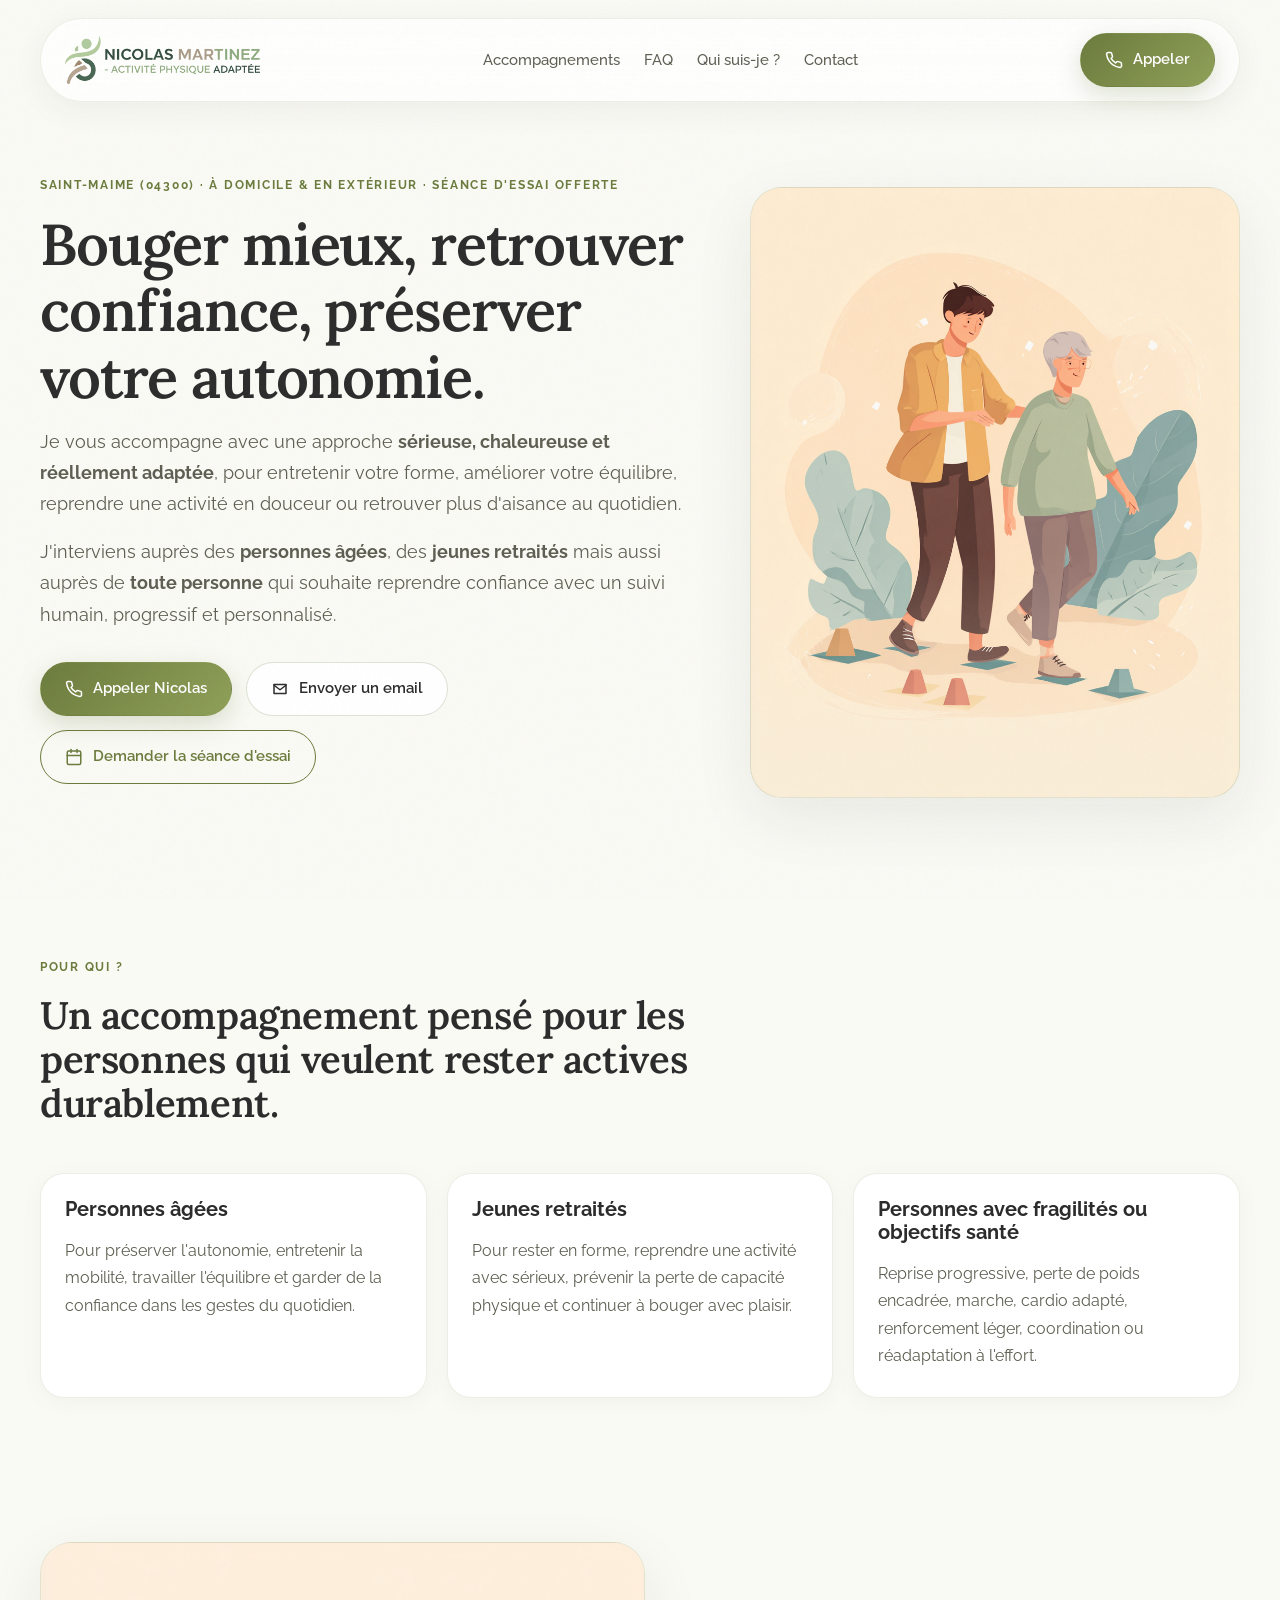
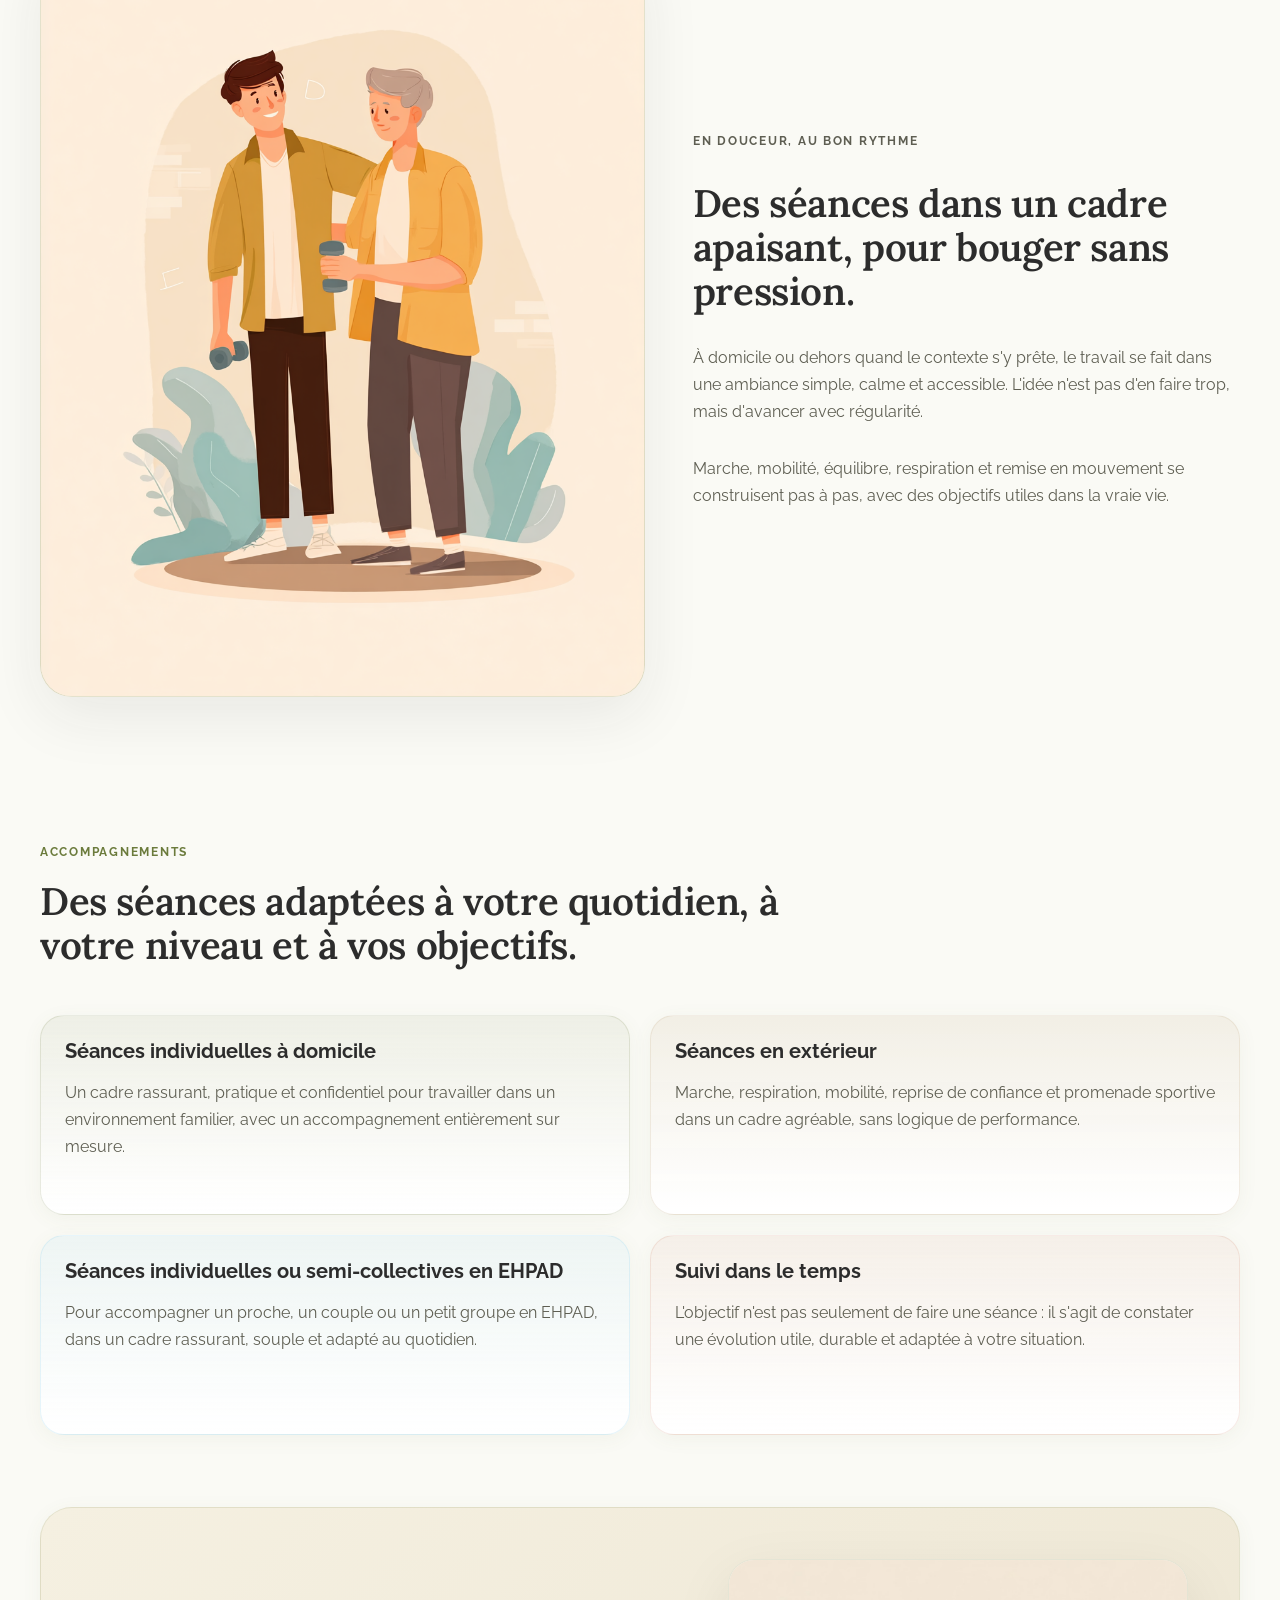
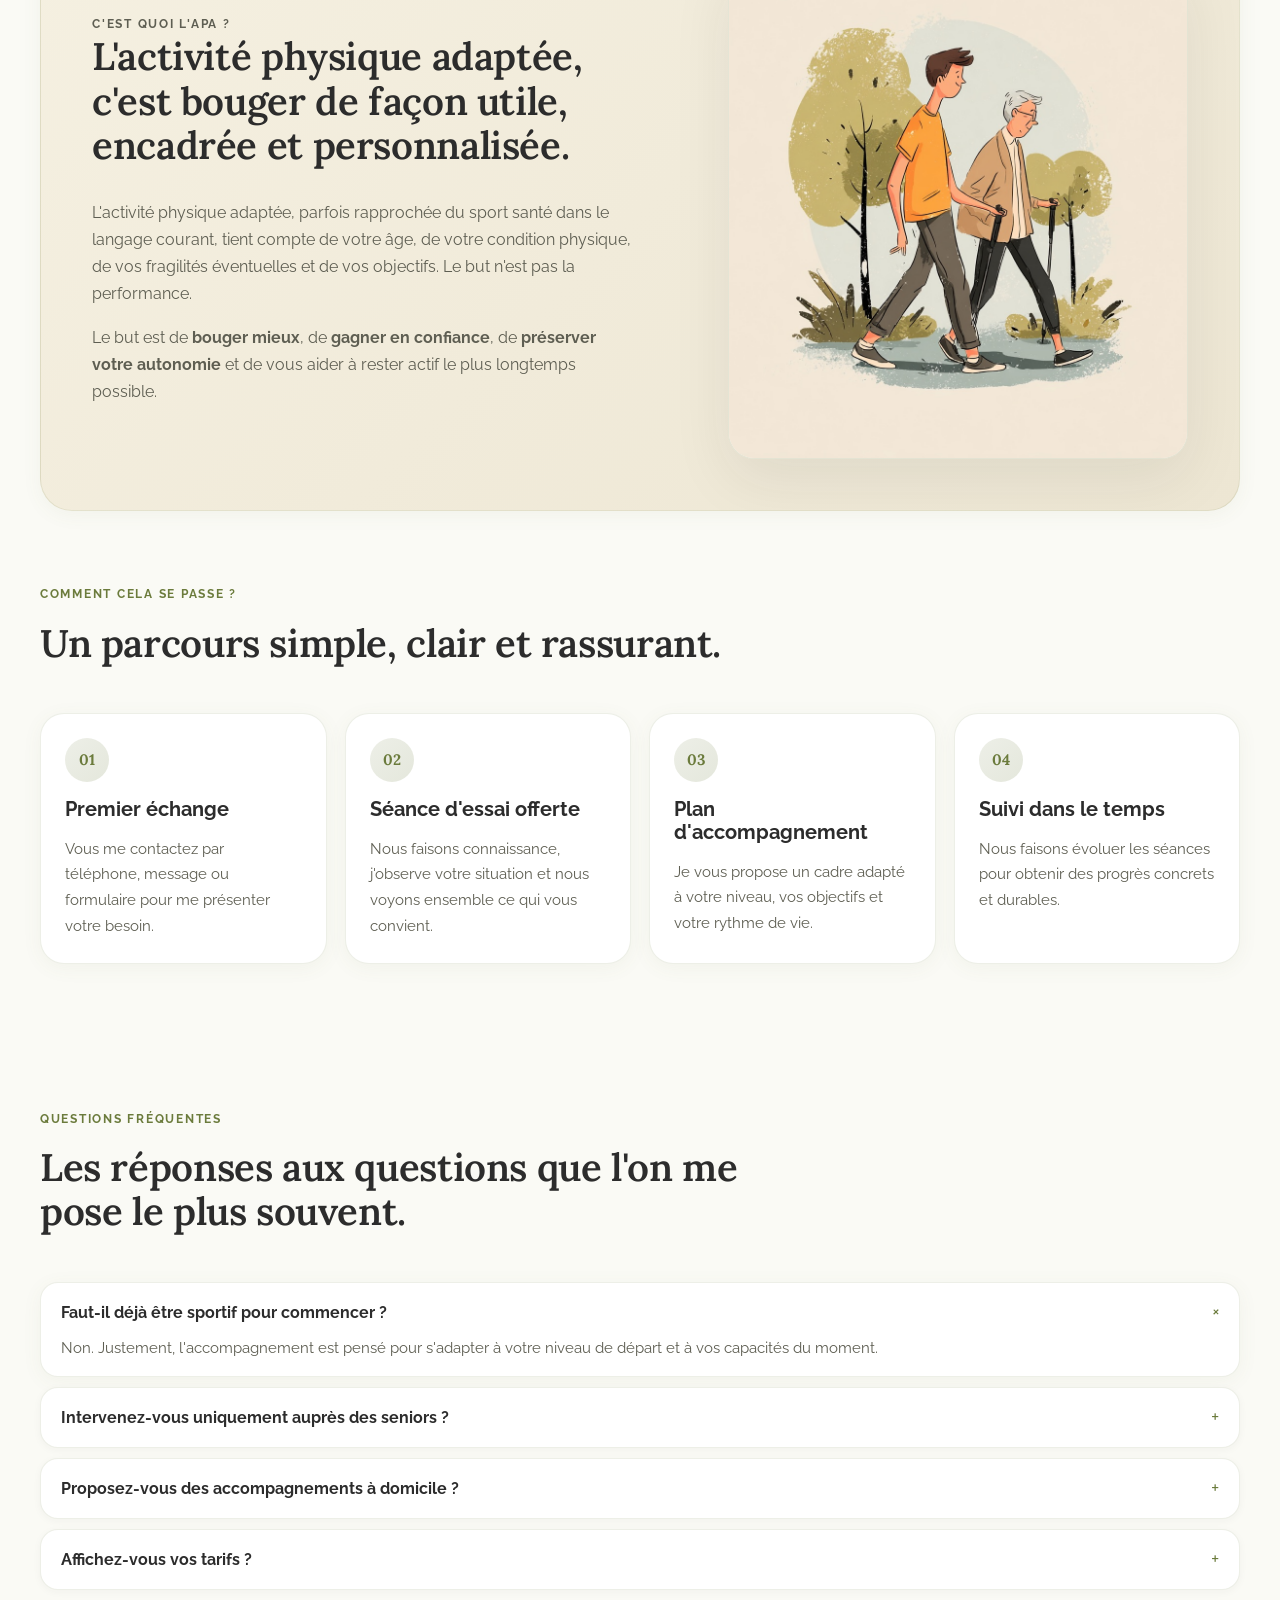
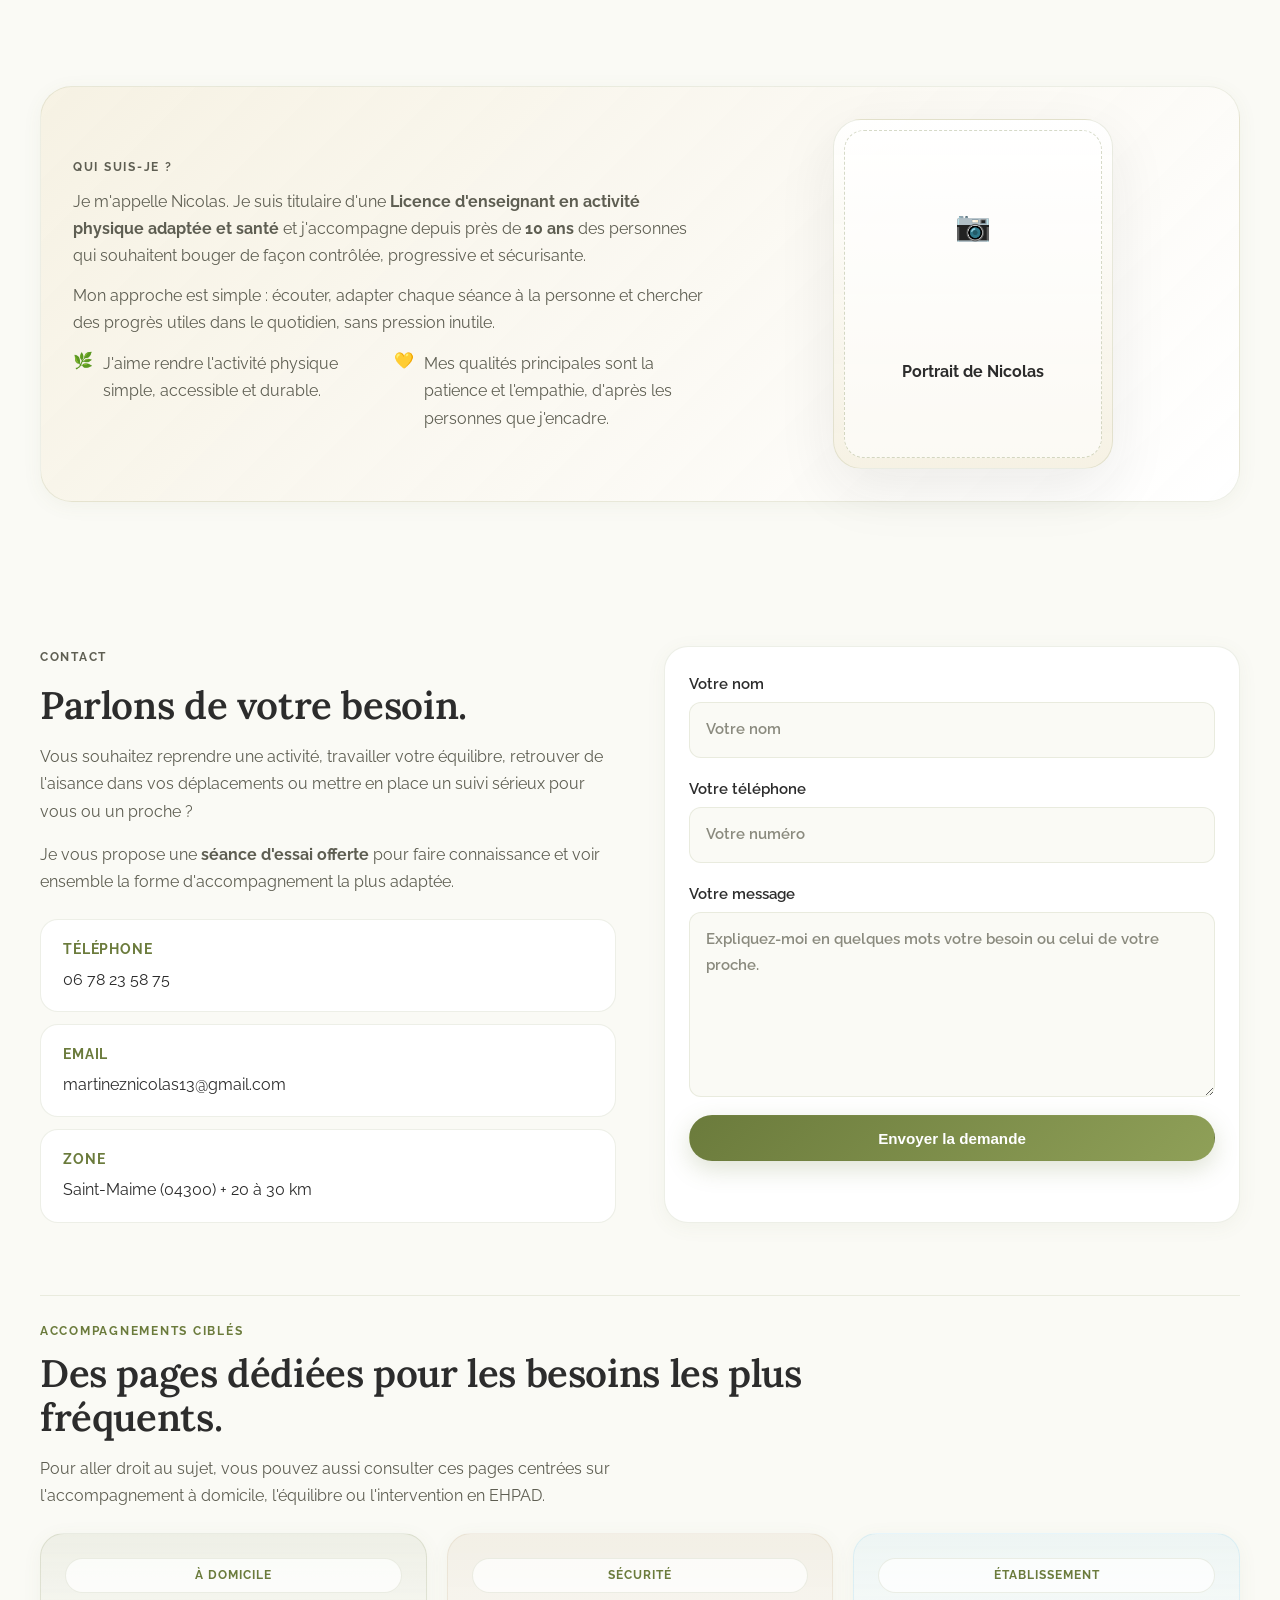
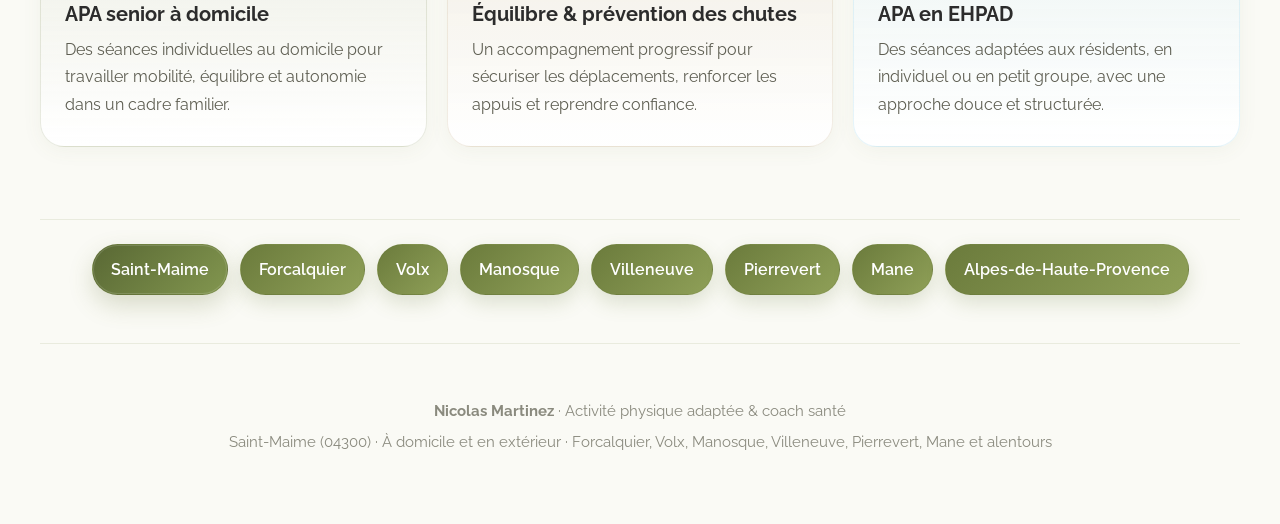
<file: index.html>
<!DOCTYPE html>
<html lang="fr">
  <head>
    <meta charset="UTF-8" />
    <meta name="viewport" content="width=device-width, initial-scale=1.0" />
    <title>Nicolas Martinez | Activité physique adaptée & coach santé à Saint-Maime</title>
    <meta
      name="description"
      content="Enseignant en activité physique adaptée et coach santé à Saint-Maime (04300). Accompagnement à domicile et en extérieur pour seniors, jeunes retraités et personnes souhaitant retrouver autonomie, équilibre et confiance. Séance d'essai offerte. Approche sport santé adaptée et personnalisée."
    />
    <meta
      name="keywords"
      content="activité physique adaptée, coach santé, Saint-Maime, seniors, autonomie, équilibre, marche, remise en mouvement, réadaptation à l'effort, sport santé, sport santé 04"
    />
    <meta name="robots" content="index, follow" />
    <link rel="canonical" href="https://www.activite-physique-adaptee-nicolas-martinez.fr/" />
    <meta name="theme-color" content="#FAFAF5" />
    <meta property="og:title" content="Nicolas Martinez | Activité physique adaptée & coach santé" />
    <meta
      property="og:description"
      content="Un accompagnement sérieux, rassurant et personnalisé pour bouger mieux, retrouver confiance et préserver son autonomie. Approche sport santé adaptée et personnalisée."
    />
    <meta property="og:type" content="website" />
    <meta property="og:url" content="https://www.activite-physique-adaptee-nicolas-martinez.fr/" />
    <link rel="icon" href="favicon.svg" type="image/svg+xml" />
    <link rel="stylesheet" href="styles.css" />
    <script type="application/ld+json">
      {
        "@context": "https://schema.org",
        "@graph": [
          {
            "@type": "ProfessionalService",
            "@id": "https://www.activite-physique-adaptee-nicolas-martinez.fr/#business",
            "name": "Nicolas Martinez - Activité physique adaptée",
            "url": "https://www.activite-physique-adaptee-nicolas-martinez.fr/",
            "image": "https://www.activite-physique-adaptee-nicolas-martinez.fr/images/hero-parcours-equilibre.png",
            "telephone": "+33678235875",
            "email": "martineznicolas13@gmail.com",
            "description": "Enseignant en activité physique adaptée et coach santé à Saint-Maime. Séances à domicile et en extérieur pour seniors, jeunes retraités et personnes souhaitant reprendre une activité en douceur. Cette approche s'inscrit aussi dans le champ du sport santé.",
            "address": {
              "@type": "PostalAddress",
              "addressLocality": "Saint-Maime",
              "postalCode": "04300",
              "addressCountry": "FR"
            },
            "founder": {
              "@type": "Person",
              "name": "Nicolas Martinez"
            },
            "areaServed": [
              {
                "@type": "City",
                "name": "Saint-Maime"
              },
              {
                "@type": "City",
                "name": "Forcalquier"
              },
              {
                "@type": "City",
                "name": "Volx"
              },
              {
                "@type": "City",
                "name": "Manosque"
              },
              {
                "@type": "City",
                "name": "Villeneuve"
              },
              {
                "@type": "City",
                "name": "Pierrevert"
              },
              {
                "@type": "City",
                "name": "Mane"
              },
              {
                "@type": "AdministrativeArea",
                "name": "Alpes-de-Haute-Provence"
              }
            ],
            "availableLanguage": "fr",
            "serviceType": [
              "Sport santé",
              "Activité physique adaptée",
              "Coach santé",
              "Séances à domicile",
              "Séances en extérieur",
              "Accompagnement des seniors",
              "Reprise d'activité en douceur"
            ],
            "hasOfferCatalog": {
              "@type": "OfferCatalog",
              "name": "Accompagnements proposés",
              "itemListElement": [
                {
                  "@type": "Offer",
                  "itemOffered": {
                    "@type": "Service",
                    "name": "Séances individuelles à domicile",
                    "description": "Séances personnalisées à domicile pour travailler mobilité, équilibre et remise en mouvement. Cette approche s'inscrit aussi dans le champ du sport santé."
                  }
                },
                {
                  "@type": "Offer",
                  "itemOffered": {
                    "@type": "Service",
                    "name": "Séances en extérieur",
                    "description": "Marche, mobilité, respiration et reprise progressive dans un cadre calme. Cette approche s'inscrit aussi dans le champ du sport santé."
                  }
                },
                {
                  "@type": "Offer",
                  "itemOffered": {
                    "@type": "Service",
                    "name": "Suivi régulier",
                    "description": "Accompagnement dans le temps pour des progrès utiles au quotidien. Cette approche s'inscrit aussi dans le champ du sport santé."
                  }
                }
              ]
            }
          },
          {
            "@type": "FAQPage",
            "@id": "https://www.activite-physique-adaptee-nicolas-martinez.fr/#faq",
            "mainEntity": [
              {
                "@type": "Question",
                "name": "Faut-il déjà être sportif pour commencer ?",
                "acceptedAnswer": {
                  "@type": "Answer",
                  "text": "Non. L'accompagnement est pensé pour s'adapter au niveau de départ et aux capacités du moment."
                }
              },
              {
                "@type": "Question",
                "name": "Intervenez-vous uniquement auprès des seniors ?",
                "acceptedAnswer": {
                  "@type": "Answer",
                  "text": "La priorité est donnée aux personnes âgées, aux jeunes retraités et aux personnes ayant besoin d'un accompagnement santé personnalisé, mais d'autres profils peuvent être étudiés selon le besoin."
                }
              },
              {
                "@type": "Question",
                "name": "Proposez-vous des accompagnements à domicile ?",
                "acceptedAnswer": {
                  "@type": "Answer",
                  "text": "Oui. Nicolas Martinez intervient à domicile ainsi qu'en extérieur autour de Saint-Maime, dans un rayon d'environ 20 à 30 km selon le lieu de séance."
                }
              },
              {
                "@type": "Question",
                "name": "Affichez-vous vos tarifs ?",
                "acceptedAnswer": {
                  "@type": "Answer",
                  "text": "Les possibilités sont expliquées simplement après un premier échange et la séance d'essai offerte, afin de choisir un rythme adapté au besoin."
                }
              }
            ]
          }
        ]
      }
    </script>
  </head>
  <body>
    <div class="page-shell">
      <header class="site-header">
        <a href="#top" class="brand">
          <img
            class="brand-logo"
            src="images/logo-nicolas-martinez-apa.png"
            alt="Nicolas Martinez - Activité physique adaptée"
            width="732"
            height="180"
            decoding="async"
          />
          <span class="brand-name brand-name-mobile">Nicolas Martinez</span>
        </a>
        <nav class="site-nav" aria-label="Navigation principale">
          <a href="#services">Accompagnements</a>
          <a href="#faq">FAQ</a>
          <a href="#apropos">Qui suis-je ?</a>
          <a href="#contact">Contact</a>
        </nav>
        <a class="header-cta js-call-trigger" href="tel:0678235875">
          <svg xmlns="http://www.w3.org/2000/svg" width="18" height="18" viewBox="0 0 24 24" fill="none" stroke="currentColor" stroke-width="2" stroke-linecap="round" stroke-linejoin="round" aria-hidden="true"><path d="M22 16.92v3a2 2 0 0 1-2.18 2 19.79 19.79 0 0 1-8.63-3.07 19.5 19.5 0 0 1-6-6 19.79 19.79 0 0 1-3.07-8.67A2 2 0 0 1 4.11 2h3a2 2 0 0 1 2 1.72 12.84 12.84 0 0 0 .7 2.81 2 2 0 0 1-.45 2.11L8.09 9.91a16 16 0 0 0 6 6l1.27-1.27a2 2 0 0 1 2.11-.45 12.84 12.84 0 0 0 2.81.7A2 2 0 0 1 22 16.92z"/></svg>
          Appeler
        </a>
      </header>

      <main id="top">
        <!-- Hero -->
        <section class="hero section">
          <div class="hero-copy">
            <p class="eyebrow">Saint-Maime (04300) · À domicile & en extérieur · Séance d'essai offerte</p>
            <h1>Bouger mieux, retrouver confiance, préserver votre autonomie.</h1>
            <p class="lead">
              Je vous accompagne avec une approche <strong>sérieuse, chaleureuse et réellement adaptée</strong>,
              pour entretenir votre forme, améliorer votre équilibre, reprendre une activité en douceur ou
              retrouver plus d'aisance au quotidien.
            </p>
            <p class="lead secondary">
              J'interviens auprès des <strong>personnes âgées</strong>, des <strong>jeunes retraités</strong> mais aussi auprès de
              <strong>toute personne</strong> qui souhaite reprendre confiance avec un suivi humain, progressif et personnalisé.
            </p>
            <div class="hero-actions">
              <a class="button primary js-call-trigger" href="tel:0678235875">
                <svg xmlns="http://www.w3.org/2000/svg" width="18" height="18" viewBox="0 0 24 24" fill="none" stroke="currentColor" stroke-width="2" stroke-linecap="round" stroke-linejoin="round" aria-hidden="true"><path d="M22 16.92v3a2 2 0 0 1-2.18 2 19.79 19.79 0 0 1-8.63-3.07 19.5 19.5 0 0 1-6-6 19.79 19.79 0 0 1-3.07-8.67A2 2 0 0 1 4.11 2h3a2 2 0 0 1 2 1.72 12.84 12.84 0 0 0 .7 2.81 2 2 0 0 1-.45 2.11L8.09 9.91a16 16 0 0 0 6 6l1.27-1.27a2 2 0 0 1 2.11-.45 12.84 12.84 0 0 0 2.81.7A2 2 0 0 1 22 16.92z"/></svg>
                Appeler Nicolas
              </a>
              <a class="button secondary" href="mailto:martineznicolas13@gmail.com?subject=Demande%20depuis%20le%20site&amp;body=Bonjour%20Nicolas%2C%0A%0AJe%20souhaite%20en%20savoir%20plus%20sur%20votre%20accompagnement%20en%20activit%C3%A9%20physique%20adapt%C3%A9e.">
                <svg xmlns="http://www.w3.org/2000/svg" width="18" height="18" viewBox="0 0 24 24" fill="none" stroke="currentColor" stroke-width="2" stroke-linecap="round" stroke-linejoin="round" aria-hidden="true"><path d="M4 4h16v16H4z" opacity="0"/><path d="M4 6h16v12H4z"/><path d="m4 7 8 6 8-6"/></svg>
                Envoyer un email
              </a>
              <a class="button ghost" href="#contact">
                <svg xmlns="http://www.w3.org/2000/svg" width="18" height="18" viewBox="0 0 24 24" fill="none" stroke="currentColor" stroke-width="2" stroke-linecap="round" stroke-linejoin="round" aria-hidden="true"><rect x="3" y="4" width="18" height="18" rx="2" ry="2"/><line x1="16" y1="2" x2="16" y2="6"/><line x1="8" y1="2" x2="8" y2="6"/><line x1="3" y1="10" x2="21" y2="10"/></svg>
                Demander la séance d'essai
              </a>
            </div>
          </div>

          <aside class="hero-visual" aria-label="Accompagnement sur un parcours d'équilibre et de marche">
            <img
              class="hero-photo"
              src="images/hero-parcours-equilibre.png"
              alt="Coach en activité physique adaptée qui accompagne une senior sur un parcours d'équilibre et de marche"
              width="960"
              height="1200"
              decoding="async"
            />
          </aside>
        </section>

        <!-- Publics -->
        <section class="section reveal" id="publics">
          <div class="section-heading">
            <p class="eyebrow">Pour qui ?</p>
            <h2>Un accompagnement pensé pour les personnes qui veulent rester actives durablement.</h2>
          </div>
          <div class="cards-grid three">
            <article class="info-card">
              <h3>Personnes âgées</h3>
              <p>
                Pour préserver l'autonomie, entretenir la mobilité, travailler l'équilibre et garder de la confiance
                dans les gestes du quotidien.
              </p>
            </article>
            <article class="info-card">
              <h3>Jeunes retraités</h3>
              <p>
                Pour rester en forme, reprendre une activité avec sérieux, prévenir la perte de capacité physique et
                continuer à bouger avec plaisir.
              </p>
            </article>
            <article class="info-card">
              <h3>Personnes avec fragilités ou objectifs santé</h3>
              <p>
                Reprise progressive, perte de poids encadrée, marche, cardio adapté, renforcement léger,
                coordination ou réadaptation à l'effort.
              </p>
            </article>
          </div>
        </section>

        <!-- Story image -->
        <section class="section image-story reveal" aria-label="Ambiance des séances">
          <div class="story-photo">
            <video
              class="story-video"
              autoplay
              loop
              muted
              playsinline
              preload="metadata"
              poster="images/story-coach-halteres.png"
              width="560"
              height="704"
              aria-label="Vidéo en boucle montrant un accompagnement doux en activité physique adaptée"
            >
              <source src="images/seance-apa-galerie.mp4" type="video/mp4" />
              Votre navigateur ne prend pas en charge la lecture vidéo intégrée.
            </video>
          </div>
          <div class="story-copy">
            <p class="eyebrow">En douceur, au bon rythme</p>
            <h2>Des séances dans un cadre apaisant, pour bouger sans pression.</h2>
            <p>
              À domicile ou dehors quand le contexte s'y prête, le travail se fait dans une ambiance simple,
              calme et accessible. L'idée n'est pas d'en faire trop, mais d'avancer avec régularité.
            </p>
            <p>
              Marche, mobilité, équilibre, respiration et remise en mouvement se construisent pas à pas,
              avec des objectifs utiles dans la vraie vie.
            </p>
          </div>
        </section>

        <!-- Services -->
        <section class="section reveal" id="services">
          <div class="section-heading">
            <p class="eyebrow">Accompagnements</p>
            <h2>Des séances adaptées à votre quotidien, à votre niveau et à vos objectifs.</h2>
          </div>
          <div class="cards-grid two">
            <article class="service-card accent-sage">
              <h3>Séances individuelles à domicile</h3>
              <p>
                Un cadre rassurant, pratique et confidentiel pour travailler dans un environnement familier, avec un
                accompagnement entièrement sur mesure.
              </p>
            </article>
            <article class="service-card accent-sand">
              <h3>Séances en extérieur</h3>
              <p>
                Marche, respiration, mobilité, reprise de confiance et promenade sportive dans un cadre agréable,
                sans logique de performance.
              </p>
            </article>
            <article class="service-card accent-blue">
              <h3>Séances individuelles ou semi-collectives en EHPAD</h3>
              <p>
                Pour accompagner un proche, un couple ou un petit groupe en EHPAD, dans un cadre rassurant,
                souple et adapté au quotidien.
              </p>
            </article>
            <article class="service-card accent-rose">
              <h3>Suivi dans le temps</h3>
              <p>
                L'objectif n'est pas seulement de faire une séance : il s'agit de constater une évolution utile,
                durable et adaptée à votre situation.
              </p>
            </article>
          </div>
        </section>


        <!-- APA explanation -->
        <section class="section soft-panel reveal" id="apa">
          <div class="apa-layout">
            <div class="apa-copy">
              <div class="apa-copy-inner">
                <div class="section-heading compact">
                  <p class="eyebrow">C'est quoi l'APA ?</p>
                  <h2>L'activité physique adaptée, c'est bouger de façon utile, encadrée et personnalisée.</h2>
                </div>
                <p>
                  L'activité physique adaptée, parfois rapprochée du sport santé dans le langage courant, tient compte de votre âge, de votre condition physique, de vos fragilités
                  éventuelles et de vos objectifs. Le but n'est pas la performance.
                </p>
                <p>
                  Le but est de <strong>bouger mieux</strong>, de <strong>gagner en confiance</strong>, de <strong>préserver votre autonomie</strong>
                  et de vous aider à rester actif le plus longtemps possible.
                </p>
              </div>
            </div>
            <figure class="apa-visual">
              <img
                src="images/apa-section-accompagnement.jpg"
                alt="Illustration d'un accompagnement en activité physique adaptée axé sur la marche et l'autonomie"
                width="1024"
                height="1024"
                loading="lazy"
                decoding="async"
              />
            </figure>
          </div>
        </section>

        <!-- Steps -->
        <section class="section reveal" id="methode">
          <div class="section-heading">
            <p class="eyebrow">Comment cela se passe ?</p>
            <h2>Un parcours simple, clair et rassurant.</h2>
          </div>
          <div class="steps-grid">
            <article>
              <span>01</span>
              <h3>Premier échange</h3>
              <p>Vous me contactez par téléphone, message ou formulaire pour me présenter votre besoin.</p>
            </article>
            <article>
              <span>02</span>
              <h3>Séance d'essai offerte</h3>
              <p>Nous faisons connaissance, j'observe votre situation et nous voyons ensemble ce qui vous convient.</p>
            </article>
            <article>
              <span>03</span>
              <h3>Plan d'accompagnement</h3>
              <p>Je vous propose un cadre adapté à votre niveau, vos objectifs et votre rythme de vie.</p>
            </article>
            <article>
              <span>04</span>
              <h3>Suivi dans le temps</h3>
              <p>Nous faisons évoluer les séances pour obtenir des progrès concrets et durables.</p>
            </article>
          </div>
        </section>

        <!-- FAQ -->
        <section class="section reveal" id="faq">
          <div class="section-heading">
            <p class="eyebrow">Questions fréquentes</p>
            <h2>Les réponses aux questions que l'on me pose le plus souvent.</h2>
          </div>
          <div class="faq-list">
            <details open>
              <summary>Faut-il déjà être sportif pour commencer ?</summary>
              <p>Non. Justement, l'accompagnement est pensé pour s'adapter à votre niveau de départ et à vos capacités du moment.</p>
            </details>
            <details>
              <summary>Intervenez-vous uniquement auprès des seniors ?</summary>
              <p>La priorité est donnée aux personnes âgées, aux jeunes retraités et aux personnes ayant besoin d'un accompagnement santé personnalisé, mais d'autres profils peuvent être étudiés selon le besoin.</p>
            </details>
            <details>
              <summary>Proposez-vous des accompagnements à domicile ?</summary>
              <p>Oui. J'interviens à domicile ainsi qu'en extérieur autour de Saint-Maime, dans un rayon d'environ 20 à 30 km selon le lieu de séance.</p>
            </details>
            <details>
              <summary>Affichez-vous vos tarifs ?</summary>
              <p>Je vous explique simplement les possibilités après un premier échange et la séance d'essai offerte, pour choisir un rythme adapté à votre besoin.</p>
            </details>
          </div>
        </section>

        <!-- Qui suis-je ? -->
        <section class="section about-section reveal" id="apropos">
          <div class="about-card">
            <div class="about-copy">
              <p class="eyebrow">Qui suis-je ?</p>
              <p class="about-intro">
                Je m'appelle Nicolas. Je suis titulaire d'une <strong>Licence d'enseignant en activité physique adaptée et santé</strong>
                et j'accompagne depuis près de <strong>10 ans</strong> des personnes qui souhaitent bouger de façon contrôlée,
                progressive et sécurisante.
              </p>
              <p>
                Mon approche est simple : écouter, adapter chaque séance à la personne et chercher des progrès utiles
                dans le quotidien, sans pression inutile.
              </p>
              <ul class="about-notes" aria-label="Repères sur Nicolas Martinez">
                <li><span aria-hidden="true">🌿</span> J'aime rendre l'activité physique simple, accessible et durable.</li>
                <li><span aria-hidden="true">💛</span> Mes qualités principales sont la patience et l'empathie, d'après les personnes que j'encadre.</li>
              </ul>
            </div>
            <div class="about-portrait" aria-label="Emplacement réservé pour le portrait de Nicolas Martinez">
              <div class="about-portrait-frame">
                <div class="about-portrait-placeholder">
                  <span class="about-portrait-icon" aria-hidden="true">📷</span>
                  <p>Portrait de Nicolas</p>
                </div>
              </div>
            </div>
          </div>
        </section>

        <!-- Contact -->
        <section class="section contact-section reveal" id="contact">
          <div class="contact-copy">
            <p class="eyebrow">Contact</p>
            <h2>Parlons de votre besoin.</h2>
            <p>
              Vous souhaitez reprendre une activité, travailler votre équilibre, retrouver de l'aisance dans vos
              déplacements ou mettre en place un suivi sérieux pour vous ou un proche ?
            </p>
            <p>
              Je vous propose une <strong>séance d'essai offerte</strong> pour faire connaissance et voir ensemble la forme
              d'accompagnement la plus adaptée.
            </p>
            <div class="contact-cards">
              <a href="tel:0678235875" id="contact-phone-card">
                <strong>Téléphone</strong>
                <span>06 78 23 58 75</span>
              </a>
              <a href="mailto:martineznicolas13@gmail.com">
                <strong>Email</strong>
                <span>martineznicolas13@gmail.com</span>
              </a>
              <div>
                <strong>Zone</strong>
                <span>Saint-Maime (04300) + 20 à 30 km</span>
              </div>
            </div>
          </div>

          <form class="contact-form" id="contact-form" action="https://formspree.io/f/xykljzaa" method="POST">
            <input type="hidden" name="_subject" value="Demande d'accompagnement - site Nicolas Martinez" />
            <label>
              Votre nom
              <input type="text" name="name" placeholder="Votre nom" required />
            </label>
            <label>
              Votre téléphone
              <input type="tel" name="phone" placeholder="Votre numéro" />
            </label>
            <label>
              Votre message
              <textarea
                name="message"
                rows="6"
                placeholder="Expliquez-moi en quelques mots votre besoin ou celui de votre proche."
                required
              ></textarea>
            </label>
            <button type="submit" class="button primary wide">Envoyer la demande</button>
            <p class="form-status" id="form-status" role="status" aria-live="polite"></p>
          </form>
        </section>


        <section class="section intent-links-section reveal" aria-labelledby="accompagnements-cibles-title">
          <div class="local-links-wrap intent-links-wrap">
            <div class="section-heading compact">
              <p class="eyebrow">Accompagnements ciblés</p>
              <h2 id="accompagnements-cibles-title">Des pages dédiées pour les besoins les plus fréquents.</h2>
              <p class="local-links-copy">Pour aller droit au sujet, vous pouvez aussi consulter ces pages centrées sur l'accompagnement à domicile, l'équilibre ou l'intervention en EHPAD.</p>
            </div>
            <div class="cards-grid three intent-link-grid">

              <a class="service-card intent-link-card accent-sage" href="apa-senior-domicile/">
                <span class="intent-link-tag">À domicile</span>
                <h3>APA senior à domicile</h3>
                <p>Des séances individuelles au domicile pour travailler mobilité, équilibre et autonomie dans un cadre familier.</p>
              </a>

              <a class="service-card intent-link-card accent-sand" href="equilibre-prevention-chutes/">
                <span class="intent-link-tag">Sécurité</span>
                <h3>Équilibre & prévention des chutes</h3>
                <p>Un accompagnement progressif pour sécuriser les déplacements, renforcer les appuis et reprendre confiance.</p>
              </a>

              <a class="service-card intent-link-card accent-blue" href="apa-ehpad/">
                <span class="intent-link-tag">Établissement</span>
                <h3>APA en EHPAD</h3>
                <p>Des séances adaptées aux résidents, en individuel ou en petit groupe, avec une approche douce et structurée.</p>
              </a>
            </div>
          </div>
        </section>
        <section class="local-links-section reveal" id="localites">
          <div class="local-links-wrap">
            <nav class="link-chip-grid" aria-label="Pages locales autour de Saint-Maime et dans les Alpes-de-Haute-Provence">
              <a class="link-chip is-current" href="./" aria-current="page">Saint-Maime</a>
              <a class="link-chip" href="forcalquier/">Forcalquier</a>
              <a class="link-chip" href="volx/">Volx</a>
              <a class="link-chip" href="manosque/">Manosque</a>
              <a class="link-chip" href="villeneuve/">Villeneuve</a>
              <a class="link-chip" href="pierrevert/">Pierrevert</a>
              <a class="link-chip" href="mane/">Mane</a>
              <a class="link-chip" href="alpes-de-haute-provence/">Alpes-de-Haute-Provence</a>
            </nav>
          </div>
        </section>
      </main>

      <footer class="site-footer">
        <p><strong>Nicolas Martinez</strong> · Activité physique adaptée & coach santé</p>
        <p>Saint-Maime (04300) · À domicile et en extérieur · Forcalquier, Volx, Manosque, Villeneuve, Pierrevert, Mane et alentours</p>
      </footer>
    </div>

    <script>
      /* Form → Formspree */
      const form = document.getElementById('contact-form');
      const formStatus = document.getElementById('form-status');
      const submitButton = form.querySelector('button[type="submit"]');
      const formEndpoint = 'https://formspree.io/f/xykljzaa';
      const callTriggers = document.querySelectorAll('.js-call-trigger');
      const phoneCard = document.getElementById('contact-phone-card');
      let phoneHighlightTimer = null;

      form.addEventListener('submit', async function (event) {
        event.preventDefault();
        const data = new FormData(form);
        submitButton.disabled = true;
        submitButton.textContent = 'Envoi en cours...';
        formStatus.textContent = '';
        formStatus.className = 'form-status';

        try {
          const response = await fetch(formEndpoint, {
            method: 'POST',
            body: data,
            headers: {
              Accept: 'application/json'
            }
          });

          if (!response.ok) {
            throw new Error('FORM_SUBMIT_FAILED');
          }

          form.reset();
          formStatus.textContent = 'Message envoyé ✅';
          formStatus.classList.add('is-success');
        } catch (error) {
          formStatus.textContent = 'Envoi impossible pour le moment. Appelez-moi ou envoyez-moi un email.';
          formStatus.classList.add('is-error');
        } finally {
          submitButton.disabled = false;
          submitButton.textContent = 'Envoyer la demande';
        }
      });

      /* Desktop call buttons → contact phone card */
      callTriggers.forEach(function (trigger) {
        trigger.addEventListener('click', function (event) {
          const desktopPointer = window.matchMedia('(hover: hover) and (pointer: fine)').matches;

          if (!desktopPointer || !phoneCard) {
            return;
          }

          event.preventDefault();
          phoneCard.scrollIntoView({
            behavior: window.matchMedia('(prefers-reduced-motion: reduce)').matches ? 'auto' : 'smooth',
            block: 'center'
          });
          phoneCard.classList.remove('is-highlighted');

          if (phoneHighlightTimer) {
            window.clearTimeout(phoneHighlightTimer);
          }

          window.setTimeout(function () {
            phoneCard.classList.add('is-highlighted');
          }, 220);

          phoneHighlightTimer = window.setTimeout(function () {
            phoneCard.classList.remove('is-highlighted');
            phoneHighlightTimer = null;
          }, 4000);
        });
      });

      /* Scroll reveal — IntersectionObserver */
      (function () {
        var els = document.querySelectorAll('.reveal');
        if (!('IntersectionObserver' in window)) {
          els.forEach(function (el) { el.classList.add('visible'); });
          return;
        }
        var observer = new IntersectionObserver(function (entries) {
          entries.forEach(function (entry) {
            if (entry.isIntersecting) {
              entry.target.classList.add('visible');
              observer.unobserve(entry.target);
            }
          });
        }, { threshold: 0.12 });
        els.forEach(function (el) { observer.observe(el); });
      })();

      /* Mobile header visibility */
      (function () {
        var header = document.querySelector('.site-header');
        if (!header) {
          return;
        }
        var mobileQuery = window.matchMedia('(max-width: 720px)');
        var lastScrollY = window.scrollY;
        var suppressUntil = 0;
        var mobileHeaderLinks = header.querySelectorAll('a[href^="#"]');

        mobileHeaderLinks.forEach(function (link) {
          link.addEventListener('click', function () {
            suppressUntil = Date.now() + 900;
            header.classList.remove('is-mobile-hidden');
          });
        });

        function updateHeaderVisibility() {
          var currentScrollY = window.scrollY;
          var delta = currentScrollY - lastScrollY;

          if (!mobileQuery.matches) {
            header.classList.remove('is-mobile-hidden');
            lastScrollY = currentScrollY;
            return;
          }

          if (Date.now() < suppressUntil) {
            header.classList.remove('is-mobile-hidden');
            lastScrollY = currentScrollY;
            return;
          }

          if (currentScrollY <= 24 || delta < -10) {
            header.classList.remove('is-mobile-hidden');
          } else if (delta > 10 && currentScrollY > 96) {
            header.classList.add('is-mobile-hidden');
          }

          lastScrollY = currentScrollY;
        }

        window.addEventListener('scroll', updateHeaderVisibility, { passive: true });
        window.addEventListener('resize', updateHeaderVisibility);
        updateHeaderVisibility();
      })();
    </script>
  </body>
</html>
</file>
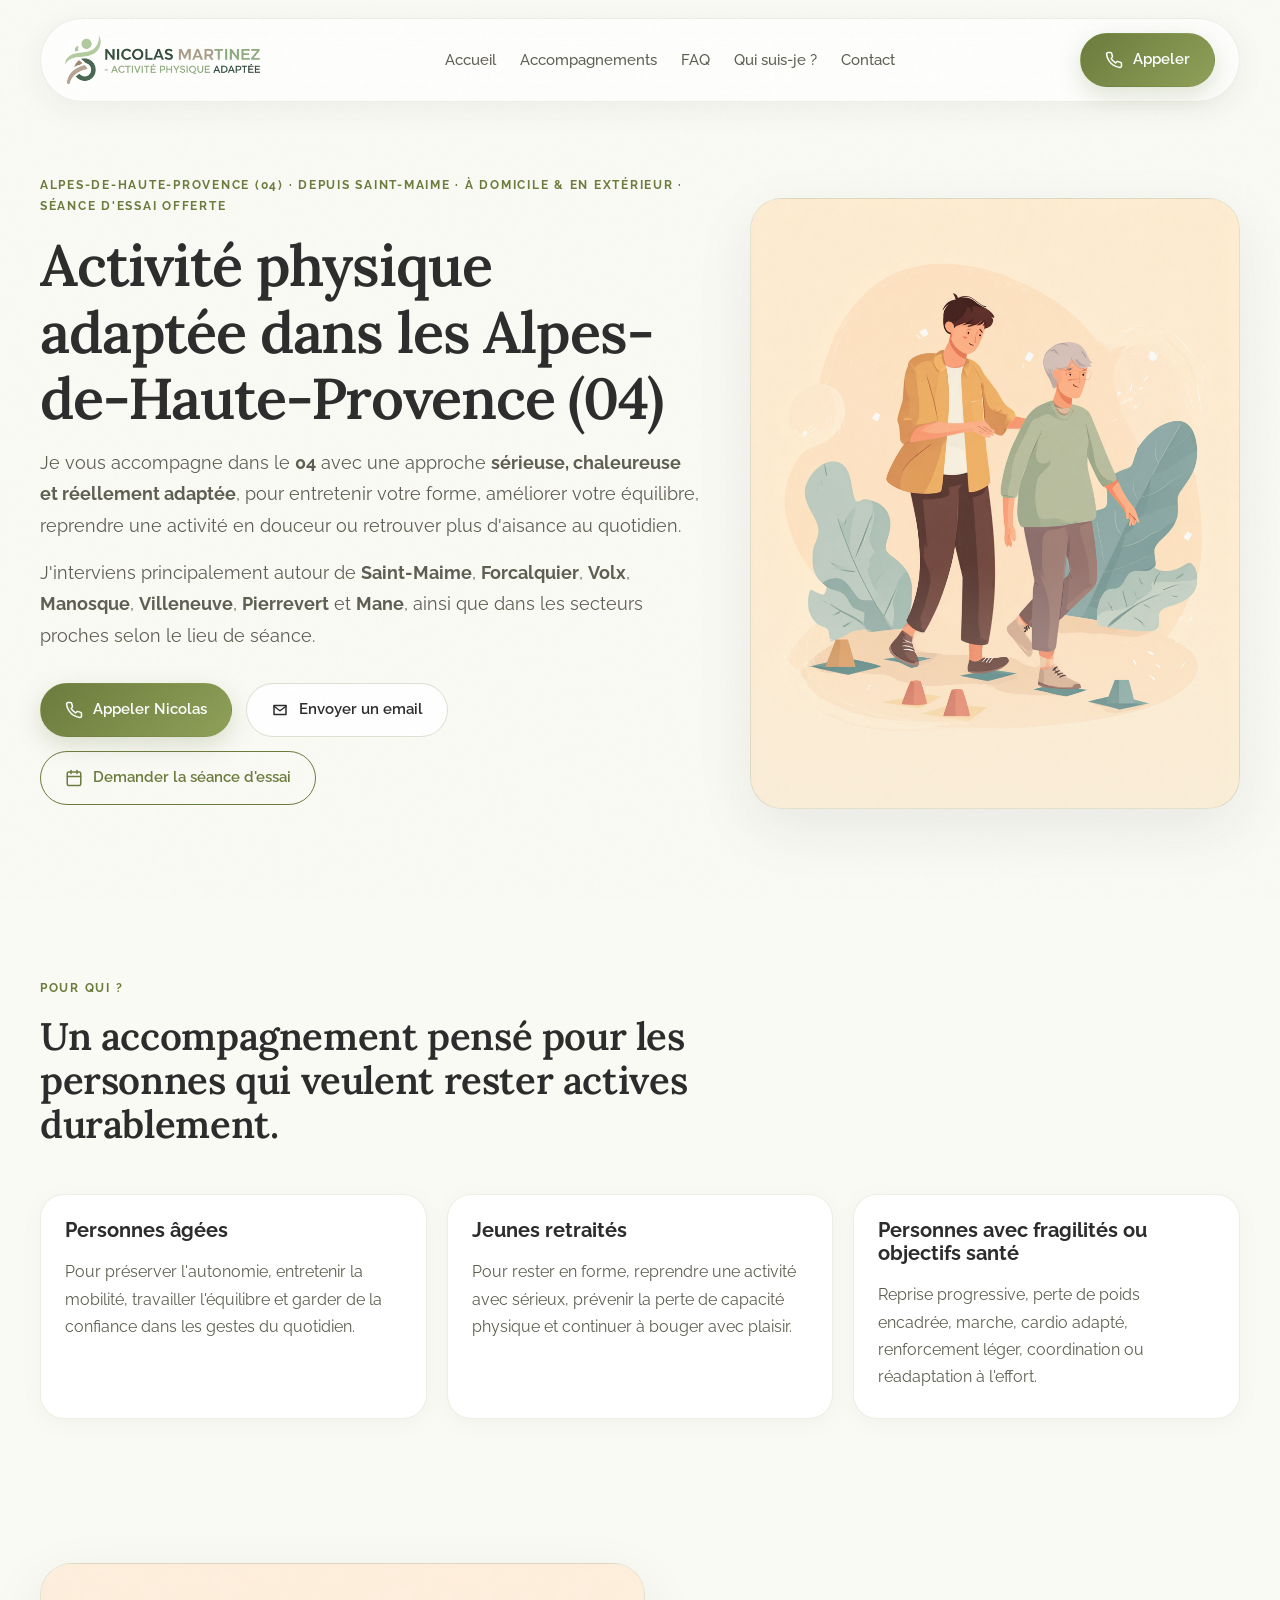
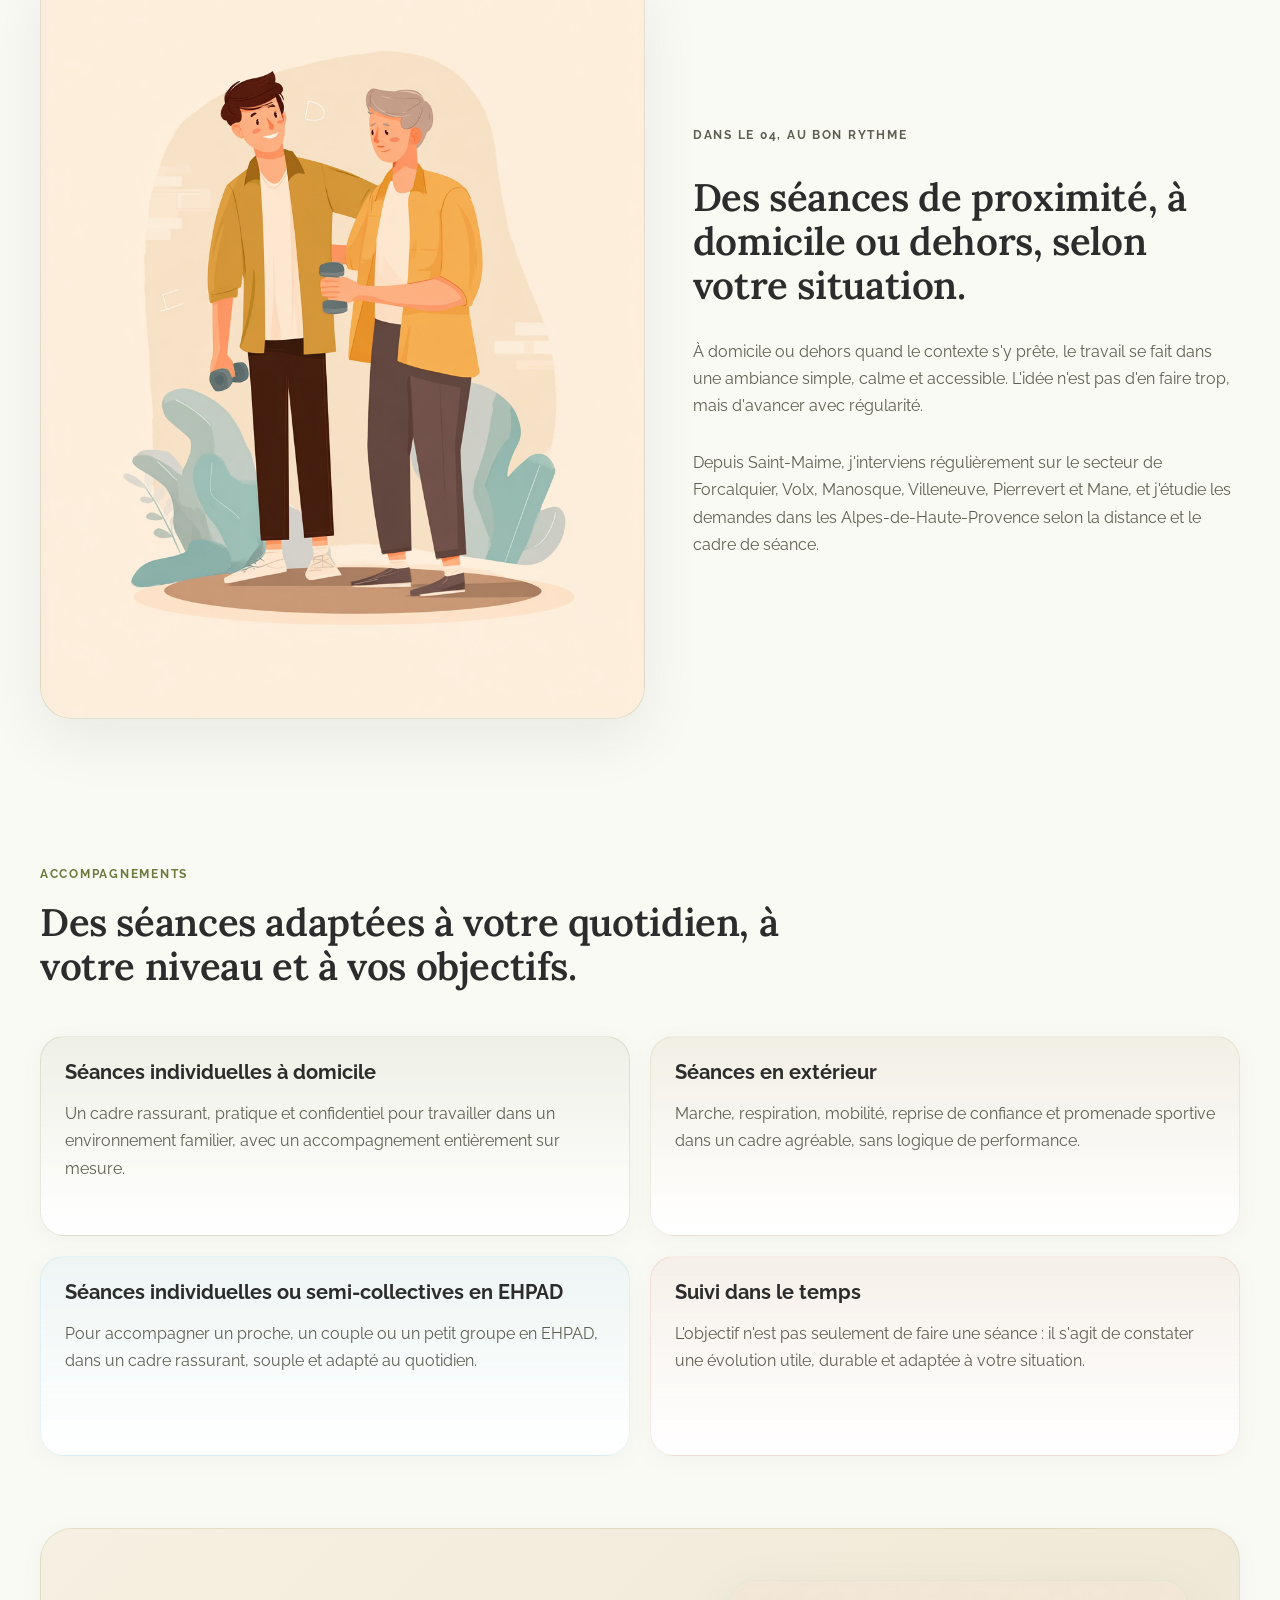
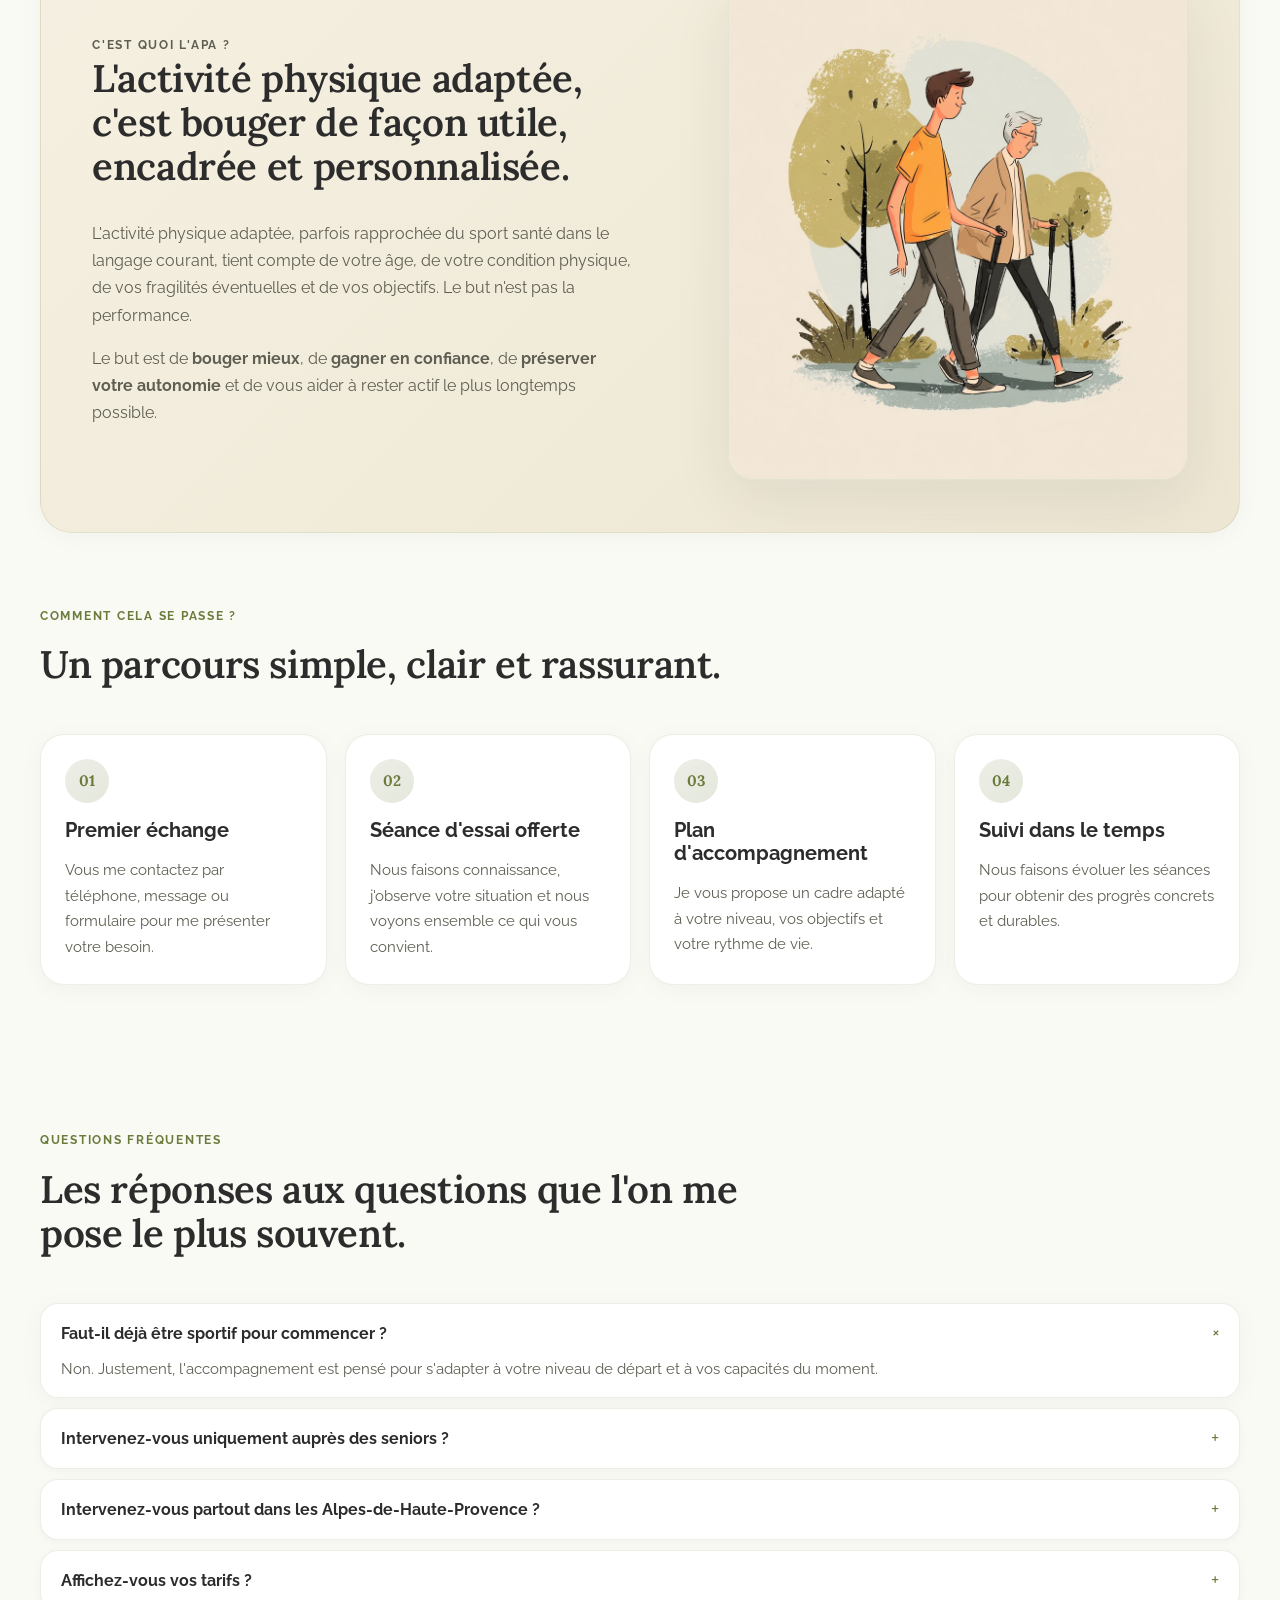
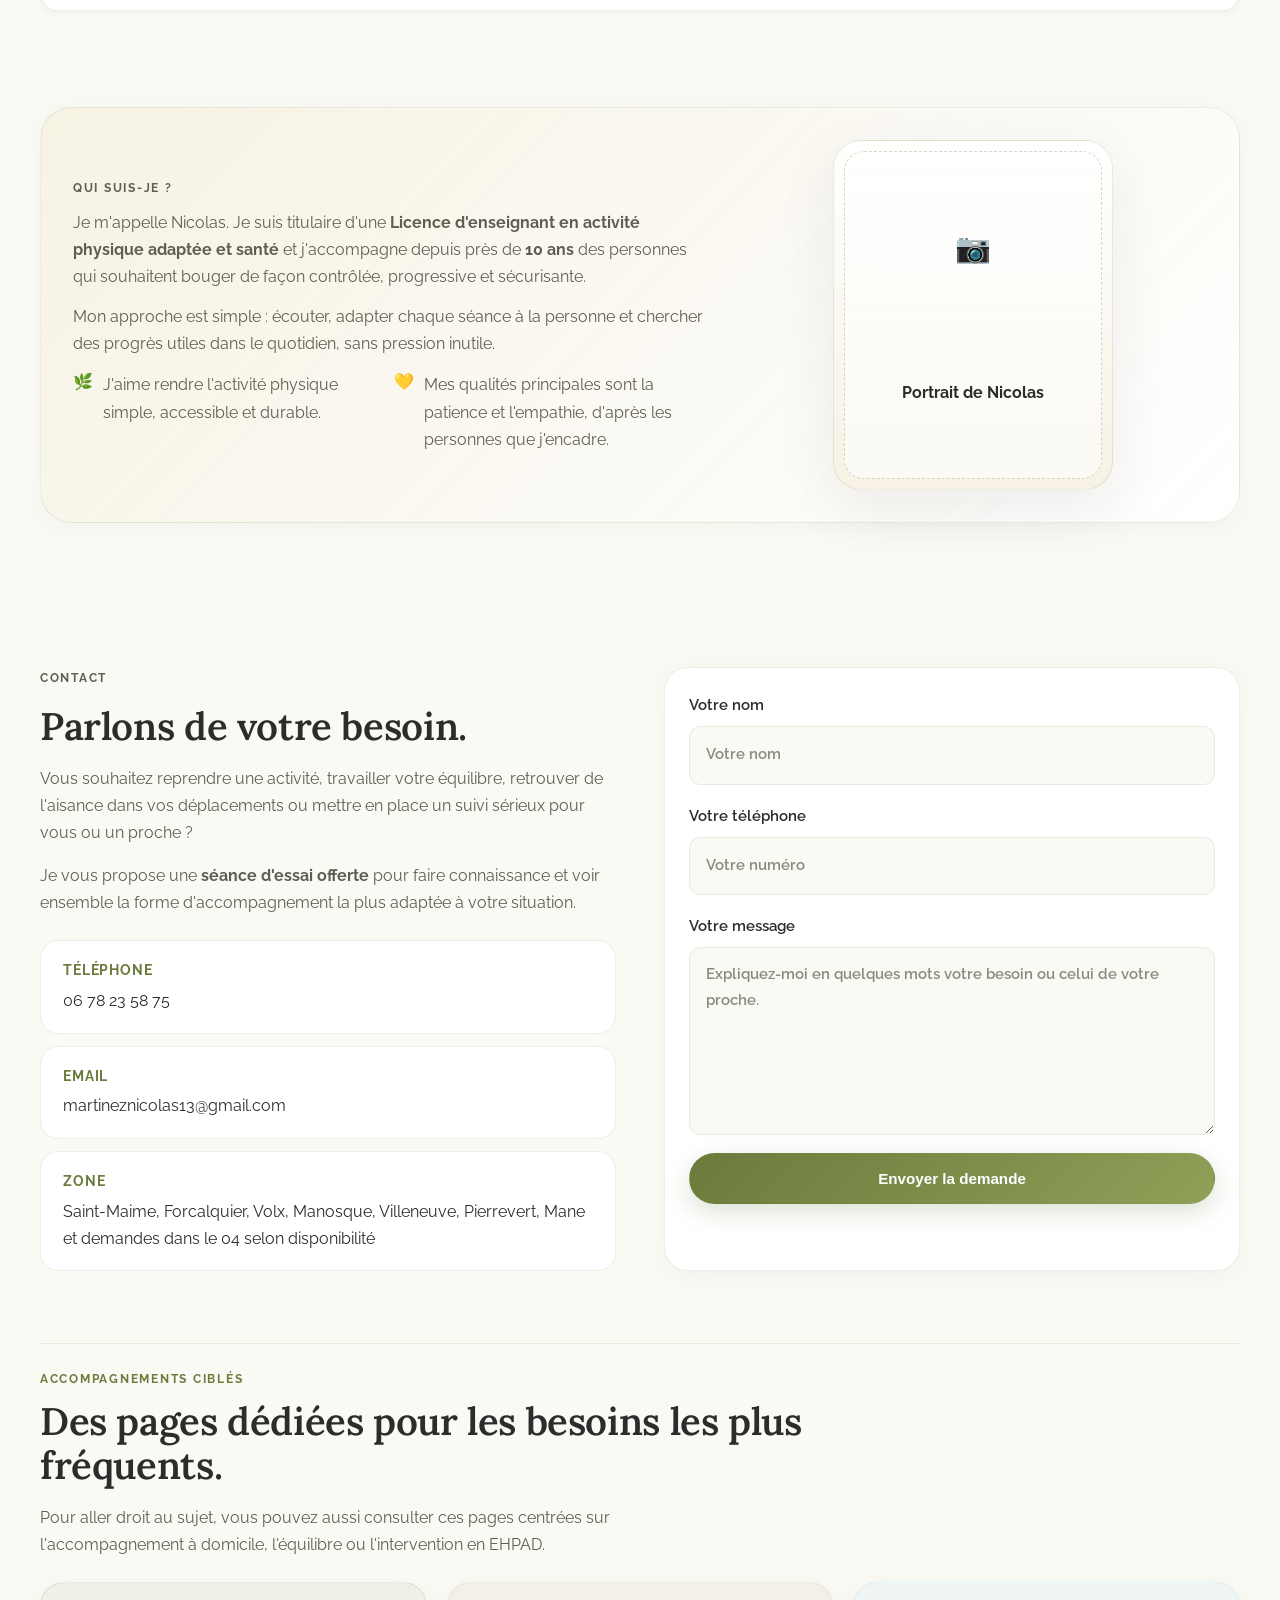
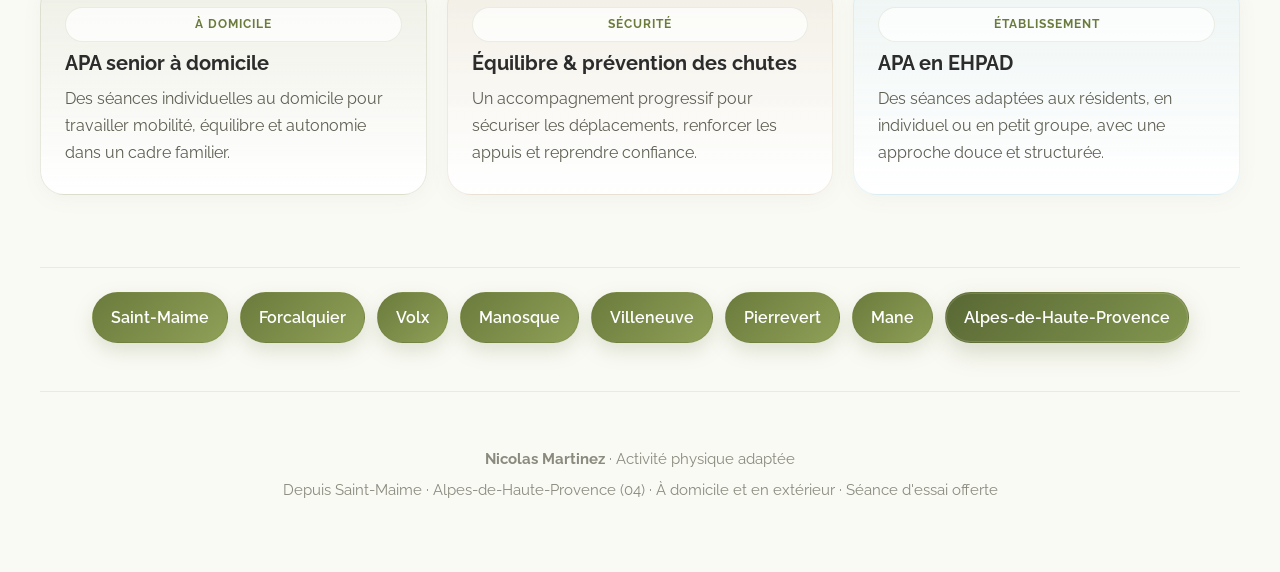
<file: alpes-de-haute-provence/index.html>
<!DOCTYPE html>
<html lang="fr">
  <head>
    <meta charset="UTF-8" />
    <meta name="viewport" content="width=device-width, initial-scale=1.0" />
    <title>Activité physique adaptée dans les Alpes-de-Haute-Provence (04) | Nicolas Martinez</title>
    <meta
      name="description"
      content="Accompagnement en activité physique adaptée dans les Alpes-de-Haute-Provence (04) avec Nicolas Martinez : séances à domicile ou en extérieur autour de Saint-Maime, Forcalquier, Volx, Manosque et communes voisines. Approche sport santé adaptée et personnalisée."
    />
    <meta
      name="keywords"
      content="activité physique adaptée, Alpes-de-Haute-Provence, 04, Nicolas Martinez, coach santé, Saint-Maime, Forcalquier, Manosque, seniors, autonomie, sport santé, sport santé 04"
    />
    <meta name="robots" content="index, follow" />
    <link rel="canonical" href="https://www.activite-physique-adaptee-nicolas-martinez.fr/alpes-de-haute-provence/" />
    <meta name="theme-color" content="#FAFAF5" />
    <meta property="og:title" content="Activité physique adaptée dans les Alpes-de-Haute-Provence (04) | Nicolas Martinez" />
    <meta
      property="og:description"
      content="Dans les Alpes-de-Haute-Provence (04), Nicolas Martinez propose un accompagnement sérieux et rassurant pour bouger mieux, reprendre confiance et préserver son autonomie. Approche sport santé adaptée et personnalisée."
    />
    <meta property="og:type" content="website" />
    <meta property="og:url" content="https://www.activite-physique-adaptee-nicolas-martinez.fr/alpes-de-haute-provence/" />
    <link rel="icon" href="../favicon.svg" type="image/svg+xml" />
    <link rel="stylesheet" href="../styles.css" />
    <script type="application/ld+json">
      {
        "@context": "https://schema.org",
        "@graph": [
          {
            "@type": "ProfessionalService",
            "@id": "https://www.activite-physique-adaptee-nicolas-martinez.fr/alpes-de-haute-provence/#business",
            "name": "Nicolas Martinez - Activité physique adaptée dans les Alpes-de-Haute-Provence",
            "url": "https://www.activite-physique-adaptee-nicolas-martinez.fr/alpes-de-haute-provence/",
            "image": "https://www.activite-physique-adaptee-nicolas-martinez.fr/images/hero-parcours-equilibre.png",
            "telephone": "+33678235875",
            "email": "martineznicolas13@gmail.com",
            "description": "Enseignant en activité physique adaptée et coach santé intervenant dans les Alpes-de-Haute-Provence, autour de Saint-Maime, Forcalquier, Volx et Manosque, pour des séances à domicile et en extérieur avec une approche douce, personnalisée et rassurante. Cette approche s'inscrit aussi dans le champ du sport santé.",
            "address": {
              "@type": "PostalAddress",
              "addressLocality": "Saint-Maime",
              "postalCode": "04300",
              "addressCountry": "FR"
            },
            "founder": {
              "@type": "Person",
              "name": "Nicolas Martinez"
            },
            "areaServed": [
              {
                "@type": "City",
                "name": "Saint-Maime"
              },
              {
                "@type": "AdministrativeArea",
                "name": "Alpes-de-Haute-Provence"
              },
              {
                "@type": "City",
                "name": "Forcalquier"
              },
              {
                "@type": "City",
                "name": "Volx"
              },
              {
                "@type": "City",
                "name": "Manosque"
              },
              {
                "@type": "City",
                "name": "Villeneuve"
              },
              {
                "@type": "City",
                "name": "Pierrevert"
              },
              {
                "@type": "City",
                "name": "Mane"
              }
            ],
            "availableLanguage": "fr",
            "serviceType": [
              "Sport santé",
              "Activité physique adaptée",
              "Coach santé",
              "Séances à domicile",
              "Séances en extérieur",
              "Accompagnement des seniors",
              "Reprise d'activité en douceur"
            ],
            "hasOfferCatalog": {
              "@type": "OfferCatalog",
              "name": "Accompagnements proposés dans les Alpes-de-Haute-Provence",
              "itemListElement": [
                {
                  "@type": "Offer",
                  "itemOffered": {
                    "@type": "Service",
                    "name": "Séances individuelles à domicile",
                    "description": "Séances personnalisées à domicile pour travailler mobilité, équilibre et remise en mouvement. Cette approche s'inscrit aussi dans le champ du sport santé."
                  }
                },
                {
                  "@type": "Offer",
                  "itemOffered": {
                    "@type": "Service",
                    "name": "Séances en extérieur",
                    "description": "Marche, mobilité, respiration et reprise progressive dans un cadre calme. Cette approche s'inscrit aussi dans le champ du sport santé."
                  }
                },
                {
                  "@type": "Offer",
                  "itemOffered": {
                    "@type": "Service",
                    "name": "Suivi régulier",
                    "description": "Accompagnement dans le temps pour des progrès utiles au quotidien. Cette approche s'inscrit aussi dans le champ du sport santé."
                  }
                }
              ]
            }
          },
          {
            "@type": "FAQPage",
            "@id": "https://www.activite-physique-adaptee-nicolas-martinez.fr/alpes-de-haute-provence/#faq",
            "mainEntity": [
              {
                "@type": "Question",
                "name": "Faut-il déjà être sportif pour commencer ?",
                "acceptedAnswer": {
                  "@type": "Answer",
                  "text": "Non. L'accompagnement est pensé pour s'adapter au niveau de départ et aux capacités du moment."
                }
              },
              {
                "@type": "Question",
                "name": "Intervenez-vous uniquement auprès des seniors ?",
                "acceptedAnswer": {
                  "@type": "Answer",
                  "text": "La priorité est donnée aux personnes âgées, aux jeunes retraités et aux personnes ayant besoin d'un accompagnement santé personnalisé, mais d'autres profils peuvent être étudiés selon le besoin."
                }
              },
              {
                "@type": "Question",
                "name": "Intervenez-vous partout dans les Alpes-de-Haute-Provence ?",
                "acceptedAnswer": {
                  "@type": "Answer",
                  "text": "J'interviens principalement autour de Saint-Maime, Forcalquier, Volx, Manosque, Villeneuve, Pierrevert et Mane, et j'étudie les demandes dans le département selon la distance et le cadre de séance."
                }
              },
              {
                "@type": "Question",
                "name": "Affichez-vous vos tarifs ?",
                "acceptedAnswer": {
                  "@type": "Answer",
                  "text": "Les possibilités sont expliquées simplement après un premier échange et la séance d'essai offerte, afin de choisir un rythme adapté au besoin."
                }
              }
            ]
          }
        ]
      }
    </script>
  </head>
  <body>
    <div class="page-shell">
      <header class="site-header">
        <a href="../" class="brand">
          <img
            class="brand-logo"
            src="../images/logo-nicolas-martinez-apa.png"
            alt="Nicolas Martinez - Activité physique adaptée"
            width="732"
            height="180"
            decoding="async"
          />
          <span class="brand-name brand-name-mobile">Nicolas Martinez</span>
        </a>
        <nav class="site-nav" aria-label="Navigation principale">
          <a href="../">Accueil</a>
          <a href="#services">Accompagnements</a>
          <a href="#faq">FAQ</a>
          <a href="#apropos">Qui suis-je ?</a>
          <a href="#contact">Contact</a>
        </nav>
        <a class="header-cta js-call-trigger" href="tel:0678235875">
          <svg xmlns="http://www.w3.org/2000/svg" width="18" height="18" viewBox="0 0 24 24" fill="none" stroke="currentColor" stroke-width="2" stroke-linecap="round" stroke-linejoin="round" aria-hidden="true"><path d="M22 16.92v3a2 2 0 0 1-2.18 2 19.79 19.79 0 0 1-8.63-3.07 19.5 19.5 0 0 1-6-6 19.79 19.79 0 0 1-3.07-8.67A2 2 0 0 1 4.11 2h3a2 2 0 0 1 2 1.72 12.84 12.84 0 0 0 .7 2.81 2 2 0 0 1-.45 2.11L8.09 9.91a16 16 0 0 0 6 6l1.27-1.27a2 2 0 0 1 2.11-.45 12.84 12.84 0 0 0 2.81.7A2 2 0 0 1 22 16.92z"/></svg>
          Appeler
        </a>
      </header>

      <main id="top">
        <section class="hero section">
          <div class="hero-copy">
            <p class="eyebrow">Alpes-de-Haute-Provence (04) · Depuis Saint-Maime · À domicile & en extérieur · Séance d'essai offerte</p>
            <h1>Activité physique adaptée dans les Alpes-de-Haute-Provence (04)</h1>
            <p class="lead">
              Je vous accompagne dans le <strong>04</strong> avec une approche <strong>sérieuse, chaleureuse et réellement adaptée</strong>, pour entretenir votre forme, améliorer votre équilibre, reprendre une activité en douceur ou retrouver plus d'aisance au quotidien.
            </p>
            <p class="lead secondary">
              J'interviens principalement autour de <strong>Saint-Maime</strong>, <strong>Forcalquier</strong>, <strong>Volx</strong>, <strong>Manosque</strong>, <strong>Villeneuve</strong>, <strong>Pierrevert</strong> et <strong>Mane</strong>, ainsi que dans les secteurs proches selon le lieu de séance.
            </p>
            <div class="hero-actions">
              <a class="button primary js-call-trigger" href="tel:0678235875">
                <svg xmlns="http://www.w3.org/2000/svg" width="18" height="18" viewBox="0 0 24 24" fill="none" stroke="currentColor" stroke-width="2" stroke-linecap="round" stroke-linejoin="round" aria-hidden="true"><path d="M22 16.92v3a2 2 0 0 1-2.18 2 19.79 19.79 0 0 1-8.63-3.07 19.5 19.5 0 0 1-6-6 19.79 19.79 0 0 1-3.07-8.67A2 2 0 0 1 4.11 2h3a2 2 0 0 1 2 1.72 12.84 12.84 0 0 0 .7 2.81 2 2 0 0 1-.45 2.11L8.09 9.91a16 16 0 0 0 6 6l1.27-1.27a2 2 0 0 1 2.11-.45 12.84 12.84 0 0 0 2.81.7A2 2 0 0 1 22 16.92z"/></svg>
                Appeler Nicolas
              </a>
              <a class="button secondary" href="mailto:martineznicolas13@gmail.com?subject=Demande%20APA%20Alpes-de-Haute-Provence&amp;body=Bonjour%20Nicolas%2C%0A%0AJe%20souhaite%20en%20savoir%20plus%20sur%20votre%20accompagnement%20en%20activit%C3%A9%20physique%20adapt%C3%A9e%20dans%20les%20Alpes-de-Haute-Provence.">
                <svg xmlns="http://www.w3.org/2000/svg" width="18" height="18" viewBox="0 0 24 24" fill="none" stroke="currentColor" stroke-width="2" stroke-linecap="round" stroke-linejoin="round" aria-hidden="true"><path d="M4 4h16v16H4z" opacity="0"/><path d="M4 6h16v12H4z"/><path d="m4 7 8 6 8-6"/></svg>
                Envoyer un email
              </a>
              <a class="button ghost" href="#contact">
                <svg xmlns="http://www.w3.org/2000/svg" width="18" height="18" viewBox="0 0 24 24" fill="none" stroke="currentColor" stroke-width="2" stroke-linecap="round" stroke-linejoin="round" aria-hidden="true"><rect x="3" y="4" width="18" height="18" rx="2" ry="2"/><line x1="16" y1="2" x2="16" y2="6"/><line x1="8" y1="2" x2="8" y2="6"/><line x1="3" y1="10" x2="21" y2="10"/></svg>
                Demander la séance d'essai
              </a>
            </div>
          </div>

          <aside class="hero-visual" aria-label="Accompagnement sur un parcours d'équilibre et de marche dans les Alpes-de-Haute-Provence">
            <img
              class="hero-photo"
              src="../images/hero-parcours-equilibre.png"
              alt="Coach en activité physique adaptée qui accompagne une senior sur un parcours d'équilibre et de marche"
              width="960"
              height="1200"
              decoding="async"
            />
          </aside>
        </section>

        <section class="section reveal" id="publics">
          <div class="section-heading">
            <p class="eyebrow">Pour qui ?</p>
            <h2>Un accompagnement pensé pour les personnes qui veulent rester actives durablement.</h2>
          </div>
          <div class="cards-grid three">
            <article class="info-card">
              <h3>Personnes âgées</h3>
              <p>
                Pour préserver l'autonomie, entretenir la mobilité, travailler l'équilibre et garder de la confiance
                dans les gestes du quotidien.
              </p>
            </article>
            <article class="info-card">
              <h3>Jeunes retraités</h3>
              <p>
                Pour rester en forme, reprendre une activité avec sérieux, prévenir la perte de capacité physique et
                continuer à bouger avec plaisir.
              </p>
            </article>
            <article class="info-card">
              <h3>Personnes avec fragilités ou objectifs santé</h3>
              <p>
                Reprise progressive, perte de poids encadrée, marche, cardio adapté, renforcement léger,
                coordination ou réadaptation à l'effort.
              </p>
            </article>
          </div>
        </section>

        <section class="section image-story reveal" aria-label="Ambiance des séances dans les Alpes-de-Haute-Provence">
          <div class="story-photo">
            <video
              class="story-video"
              autoplay
              loop
              muted
              playsinline
              preload="metadata"
              poster="../images/story-coach-halteres.png"
              width="560"
              height="704"
              aria-label="Vidéo en boucle montrant un accompagnement doux en activité physique adaptée"
            >
              <source src="../images/seance-apa-galerie.mp4" type="video/mp4" />
              Votre navigateur ne prend pas en charge la lecture vidéo intégrée.
            </video>
          </div>
          <div class="story-copy">
            <p class="eyebrow">Dans le 04, au bon rythme</p>
            <h2>Des séances de proximité, à domicile ou dehors, selon votre situation.</h2>
            <p>
              À domicile ou dehors quand le contexte s'y prête, le travail se fait dans une ambiance simple,
              calme et accessible. L'idée n'est pas d'en faire trop, mais d'avancer avec régularité.
            </p>
            <p>
              Depuis Saint-Maime, j'interviens régulièrement sur le secteur de Forcalquier, Volx, Manosque, Villeneuve,
              Pierrevert et Mane, et j'étudie les demandes dans les Alpes-de-Haute-Provence selon la distance et le cadre de séance.
            </p>
          </div>
        </section>

        <section class="section reveal" id="services">
          <div class="section-heading">
            <p class="eyebrow">Accompagnements</p>
            <h2>Des séances adaptées à votre quotidien, à votre niveau et à vos objectifs.</h2>
          </div>
          <div class="cards-grid two">
            <article class="service-card accent-sage">
              <h3>Séances individuelles à domicile</h3>
              <p>
                Un cadre rassurant, pratique et confidentiel pour travailler dans un environnement familier, avec un
                accompagnement entièrement sur mesure.
              </p>
            </article>
            <article class="service-card accent-sand">
              <h3>Séances en extérieur</h3>
              <p>
                Marche, respiration, mobilité, reprise de confiance et promenade sportive dans un cadre agréable,
                sans logique de performance.
              </p>
            </article>
            <article class="service-card accent-blue">
              <h3>Séances individuelles ou semi-collectives en EHPAD</h3>
              <p>
                Pour accompagner un proche, un couple ou un petit groupe en EHPAD, dans un cadre rassurant,
                souple et adapté au quotidien.
              </p>
            </article>
            <article class="service-card accent-rose">
              <h3>Suivi dans le temps</h3>
              <p>
                L'objectif n'est pas seulement de faire une séance : il s'agit de constater une évolution utile,
                durable et adaptée à votre situation.
              </p>
            </article>
          </div>
        </section>


        <section class="section soft-panel reveal" id="apa">
          <div class="apa-layout">
            <div class="apa-copy">
              <div class="apa-copy-inner">
                <div class="section-heading compact">
                  <p class="eyebrow">C'est quoi l'APA ?</p>
                  <h2>L'activité physique adaptée, c'est bouger de façon utile, encadrée et personnalisée.</h2>
                </div>
                <p>
                  L'activité physique adaptée, parfois rapprochée du sport santé dans le langage courant, tient compte de votre âge, de votre condition physique, de vos fragilités
                  éventuelles et de vos objectifs. Le but n'est pas la performance.
                </p>
                <p>
                  Le but est de <strong>bouger mieux</strong>, de <strong>gagner en confiance</strong>, de <strong>préserver votre autonomie</strong>
                  et de vous aider à rester actif le plus longtemps possible.
                </p>
              </div>
            </div>
            <figure class="apa-visual">
              <img
                src="../images/apa-section-accompagnement.jpg"
                alt="Illustration d'un accompagnement en activité physique adaptée axé sur la marche et l'autonomie"
                width="1024"
                height="1024"
                loading="lazy"
                decoding="async"
              />
            </figure>
          </div>
        </section>

        <section class="section reveal" id="methode">
          <div class="section-heading">
            <p class="eyebrow">Comment cela se passe ?</p>
            <h2>Un parcours simple, clair et rassurant.</h2>
          </div>
          <div class="steps-grid">
            <article>
              <span>01</span>
              <h3>Premier échange</h3>
              <p>Vous me contactez par téléphone, message ou formulaire pour me présenter votre besoin.</p>
            </article>
            <article>
              <span>02</span>
              <h3>Séance d'essai offerte</h3>
              <p>Nous faisons connaissance, j'observe votre situation et nous voyons ensemble ce qui vous convient.</p>
            </article>
            <article>
              <span>03</span>
              <h3>Plan d'accompagnement</h3>
              <p>Je vous propose un cadre adapté à votre niveau, vos objectifs et votre rythme de vie.</p>
            </article>
            <article>
              <span>04</span>
              <h3>Suivi dans le temps</h3>
              <p>Nous faisons évoluer les séances pour obtenir des progrès concrets et durables.</p>
            </article>
          </div>
        </section>

        <section class="section reveal" id="faq">
          <div class="section-heading">
            <p class="eyebrow">Questions fréquentes</p>
            <h2>Les réponses aux questions que l'on me pose le plus souvent.</h2>
          </div>
          <div class="faq-list">
            <details open>
              <summary>Faut-il déjà être sportif pour commencer ?</summary>
              <p>Non. Justement, l'accompagnement est pensé pour s'adapter à votre niveau de départ et à vos capacités du moment.</p>
            </details>
            <details>
              <summary>Intervenez-vous uniquement auprès des seniors ?</summary>
              <p>La priorité est donnée aux personnes âgées, aux jeunes retraités et aux personnes ayant besoin d'un accompagnement santé personnalisé, mais d'autres profils peuvent être étudiés selon le besoin.</p>
            </details>
            <details>
              <summary>Intervenez-vous partout dans les Alpes-de-Haute-Provence ?</summary>
              <p>J'interviens principalement autour de Saint-Maime, Forcalquier, Volx, Manosque, Villeneuve, Pierrevert et Mane, et j'étudie les demandes dans le département selon la distance et le cadre de séance.</p>
            </details>
            <details>
              <summary>Affichez-vous vos tarifs ?</summary>
              <p>Je vous explique simplement les possibilités après un premier échange et la séance d'essai offerte, pour choisir un rythme adapté à votre besoin.</p>
            </details>
          </div>
        </section>

        <section class="section about-section reveal" id="apropos">
          <div class="about-card">
            <div class="about-copy">
              <p class="eyebrow">Qui suis-je ?</p>
              <p class="about-intro">
                Je m'appelle Nicolas. Je suis titulaire d'une <strong>Licence d'enseignant en activité physique adaptée et santé</strong>
                et j'accompagne depuis près de <strong>10 ans</strong> des personnes qui souhaitent bouger de façon contrôlée,
                progressive et sécurisante.
              </p>
              <p>
                Mon approche est simple : écouter, adapter chaque séance à la personne et chercher des progrès utiles
                dans le quotidien, sans pression inutile.
              </p>
              <ul class="about-notes" aria-label="Repères sur Nicolas Martinez">
                <li><span aria-hidden="true">🌿</span> J'aime rendre l'activité physique simple, accessible et durable.</li>
                <li><span aria-hidden="true">💛</span> Mes qualités principales sont la patience et l'empathie, d'après les personnes que j'encadre.</li>
              </ul>
            </div>
            <div class="about-portrait" aria-label="Emplacement réservé pour le portrait de Nicolas Martinez">
              <div class="about-portrait-frame">
                <div class="about-portrait-placeholder">
                  <span class="about-portrait-icon" aria-hidden="true">📷</span>
                  <p>Portrait de Nicolas</p>
                </div>
              </div>
            </div>
          </div>
        </section>

        <section class="section contact-section reveal" id="contact">
          <div class="contact-copy">
            <p class="eyebrow">Contact</p>
            <h2>Parlons de votre besoin.</h2>
            <p>
              Vous souhaitez reprendre une activité, travailler votre équilibre, retrouver de l'aisance dans vos
              déplacements ou mettre en place un suivi sérieux pour vous ou un proche ?
            </p>
            <p>
              Je vous propose une <strong>séance d'essai offerte</strong> pour faire connaissance et voir ensemble la forme
              d'accompagnement la plus adaptée à votre situation.
            </p>
            <div class="contact-cards">
              <a href="tel:0678235875" id="contact-phone-card">
                <strong>Téléphone</strong>
                <span>06 78 23 58 75</span>
              </a>
              <a href="mailto:martineznicolas13@gmail.com?subject=Demande%20APA%20Alpes-de-Haute-Provence">
                <strong>Email</strong>
                <span>martineznicolas13@gmail.com</span>
              </a>
              <div>
                <strong>Zone</strong>
                <span>Saint-Maime, Forcalquier, Volx, Manosque, Villeneuve, Pierrevert, Mane et demandes dans le 04 selon disponibilité</span>
              </div>
            </div>
          </div>

          <form class="contact-form" id="contact-form" action="https://formspree.io/f/xykljzaa" method="POST">
            <input type="hidden" name="_subject" value="Demande d'accompagnement - Alpes-de-Haute-Provence - site Nicolas Martinez" />
            <label>
              Votre nom
              <input type="text" name="name" placeholder="Votre nom" required />
            </label>
            <label>
              Votre téléphone
              <input type="tel" name="phone" placeholder="Votre numéro" />
            </label>
            <label>
              Votre message
              <textarea
                name="message"
                rows="6"
                placeholder="Expliquez-moi en quelques mots votre besoin ou celui de votre proche."
                required
              ></textarea>
            </label>
            <button type="submit" class="button primary wide">Envoyer la demande</button>
            <p class="form-status" id="form-status" role="status" aria-live="polite"></p>
          </form>
        </section>


        <section class="section intent-links-section reveal" aria-labelledby="accompagnements-cibles-title">
          <div class="local-links-wrap intent-links-wrap">
            <div class="section-heading compact">
              <p class="eyebrow">Accompagnements ciblés</p>
              <h2 id="accompagnements-cibles-title">Des pages dédiées pour les besoins les plus fréquents.</h2>
              <p class="local-links-copy">Pour aller droit au sujet, vous pouvez aussi consulter ces pages centrées sur l'accompagnement à domicile, l'équilibre ou l'intervention en EHPAD.</p>
            </div>
            <div class="cards-grid three intent-link-grid">

              <a class="service-card intent-link-card accent-sage" href="../apa-senior-domicile/">
                <span class="intent-link-tag">À domicile</span>
                <h3>APA senior à domicile</h3>
                <p>Des séances individuelles au domicile pour travailler mobilité, équilibre et autonomie dans un cadre familier.</p>
              </a>

              <a class="service-card intent-link-card accent-sand" href="../equilibre-prevention-chutes/">
                <span class="intent-link-tag">Sécurité</span>
                <h3>Équilibre & prévention des chutes</h3>
                <p>Un accompagnement progressif pour sécuriser les déplacements, renforcer les appuis et reprendre confiance.</p>
              </a>

              <a class="service-card intent-link-card accent-blue" href="../apa-ehpad/">
                <span class="intent-link-tag">Établissement</span>
                <h3>APA en EHPAD</h3>
                <p>Des séances adaptées aux résidents, en individuel ou en petit groupe, avec une approche douce et structurée.</p>
              </a>
            </div>
          </div>
        </section>
        <section class="local-links-section reveal" id="localites">
          <div class="local-links-wrap">
            <nav class="link-chip-grid" aria-label="Pages locales autour de Saint-Maime et dans les Alpes-de-Haute-Provence">
              <a class="link-chip" href="../">Saint-Maime</a>
              <a class="link-chip" href="../forcalquier/">Forcalquier</a>
              <a class="link-chip" href="../volx/">Volx</a>
              <a class="link-chip" href="../manosque/">Manosque</a>
              <a class="link-chip" href="../villeneuve/">Villeneuve</a>
              <a class="link-chip" href="../pierrevert/">Pierrevert</a>
              <a class="link-chip" href="../mane/">Mane</a>
              <a class="link-chip is-current" href="./" aria-current="page">Alpes-de-Haute-Provence</a>
            </nav>
          </div>
        </section>
      </main>

      <footer class="site-footer">
        <p><strong>Nicolas Martinez</strong> · Activité physique adaptée</p>
        <p>Depuis Saint-Maime · Alpes-de-Haute-Provence (04) · À domicile et en extérieur · Séance d'essai offerte</p>
      </footer>
    </div>

    <script>
      const form = document.getElementById('contact-form');
      const formStatus = document.getElementById('form-status');
      const submitButton = form.querySelector('button[type="submit"]');
      const formEndpoint = 'https://formspree.io/f/xykljzaa';
      const callTriggers = document.querySelectorAll('.js-call-trigger');
      const phoneCard = document.getElementById('contact-phone-card');
      let phoneHighlightTimer = null;

      form.addEventListener('submit', async function (event) {
        event.preventDefault();
        const data = new FormData(form);
        submitButton.disabled = true;
        submitButton.textContent = 'Envoi en cours...';
        formStatus.textContent = '';
        formStatus.className = 'form-status';

        try {
          const response = await fetch(formEndpoint, {
            method: 'POST',
            body: data,
            headers: {
              Accept: 'application/json'
            }
          });

          if (!response.ok) {
            throw new Error('FORM_SUBMIT_FAILED');
          }

          form.reset();
          formStatus.textContent = 'Message envoyé ✅';
          formStatus.classList.add('is-success');
        } catch (error) {
          formStatus.textContent = 'Envoi impossible pour le moment. Appelez-moi ou envoyez-moi un email.';
          formStatus.classList.add('is-error');
        } finally {
          submitButton.disabled = false;
          submitButton.textContent = 'Envoyer la demande';
        }
      });

      callTriggers.forEach(function (trigger) {
        trigger.addEventListener('click', function (event) {
          const desktopPointer = window.matchMedia('(hover: hover) and (pointer: fine)').matches;

          if (!desktopPointer || !phoneCard) {
            return;
          }

          event.preventDefault();
          phoneCard.scrollIntoView({
            behavior: window.matchMedia('(prefers-reduced-motion: reduce)').matches ? 'auto' : 'smooth',
            block: 'center'
          });
          phoneCard.classList.remove('is-highlighted');

          if (phoneHighlightTimer) {
            window.clearTimeout(phoneHighlightTimer);
          }

          window.setTimeout(function () {
            phoneCard.classList.add('is-highlighted');
          }, 220);

          phoneHighlightTimer = window.setTimeout(function () {
            phoneCard.classList.remove('is-highlighted');
            phoneHighlightTimer = null;
          }, 4000);
        });
      });

      (function () {
        var els = document.querySelectorAll('.reveal');
        if (!('IntersectionObserver' in window)) {
          els.forEach(function (el) { el.classList.add('visible'); });
          return;
        }
        var observer = new IntersectionObserver(function (entries) {
          entries.forEach(function (entry) {
            if (entry.isIntersecting) {
              entry.target.classList.add('visible');
              observer.unobserve(entry.target);
            }
          });
        }, { threshold: 0.12 });
        els.forEach(function (el) { observer.observe(el); });
      })();

      (function () {
        var header = document.querySelector('.site-header');
        if (!header) {
          return;
        }
        var mobileQuery = window.matchMedia('(max-width: 720px)');
        var lastScrollY = window.scrollY;
        var suppressUntil = 0;
        var mobileHeaderLinks = header.querySelectorAll('a[href^="#"]');

        mobileHeaderLinks.forEach(function (link) {
          link.addEventListener('click', function () {
            suppressUntil = Date.now() + 900;
            header.classList.remove('is-mobile-hidden');
          });
        });

        function updateHeaderVisibility() {
          var currentScrollY = window.scrollY;
          var delta = currentScrollY - lastScrollY;

          if (!mobileQuery.matches) {
            header.classList.remove('is-mobile-hidden');
            lastScrollY = currentScrollY;
            return;
          }

          if (Date.now() < suppressUntil) {
            header.classList.remove('is-mobile-hidden');
            lastScrollY = currentScrollY;
            return;
          }

          if (currentScrollY <= 24 || delta < -10) {
            header.classList.remove('is-mobile-hidden');
          } else if (delta > 10 && currentScrollY > 96) {
            header.classList.add('is-mobile-hidden');
          }

          lastScrollY = currentScrollY;
        }

        window.addEventListener('scroll', updateHeaderVisibility, { passive: true });
        window.addEventListener('resize', updateHeaderVisibility);
        updateHeaderVisibility();
      })();
    </script>
  </body>
</html>
</file>
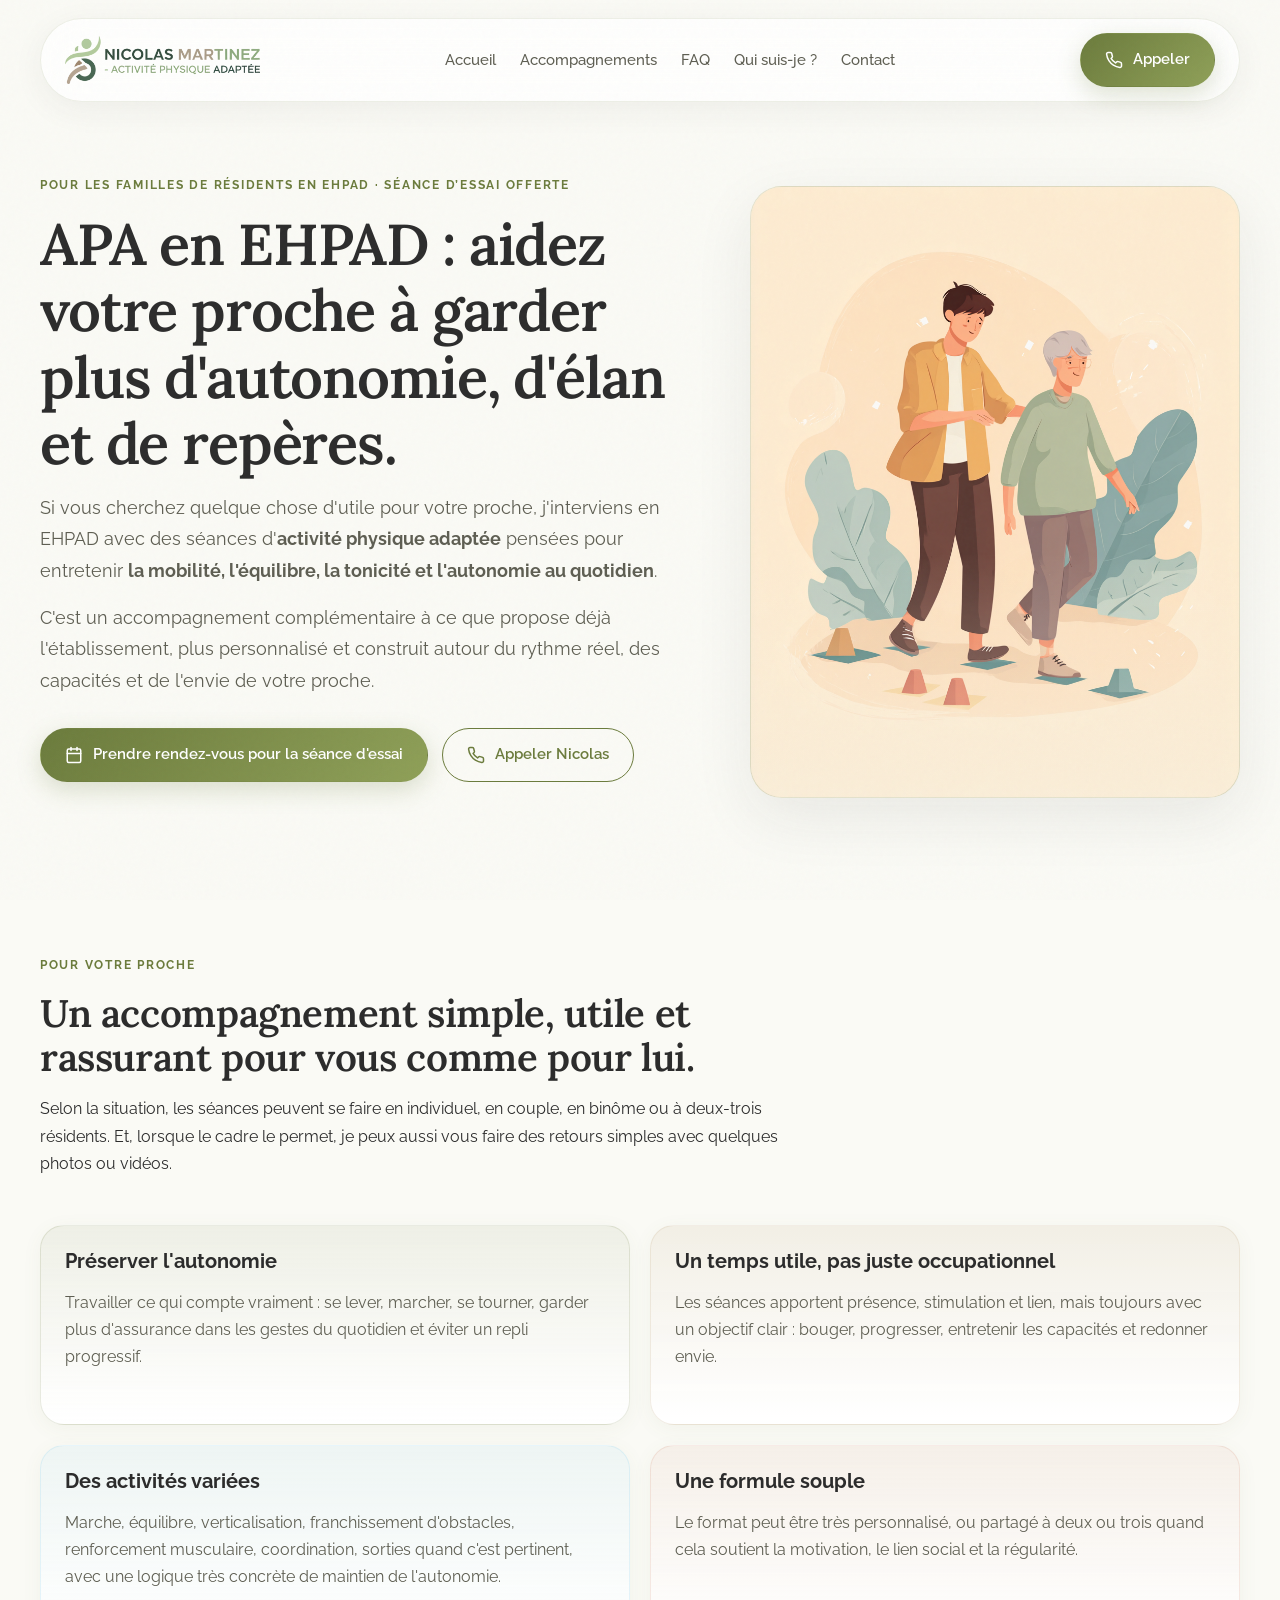
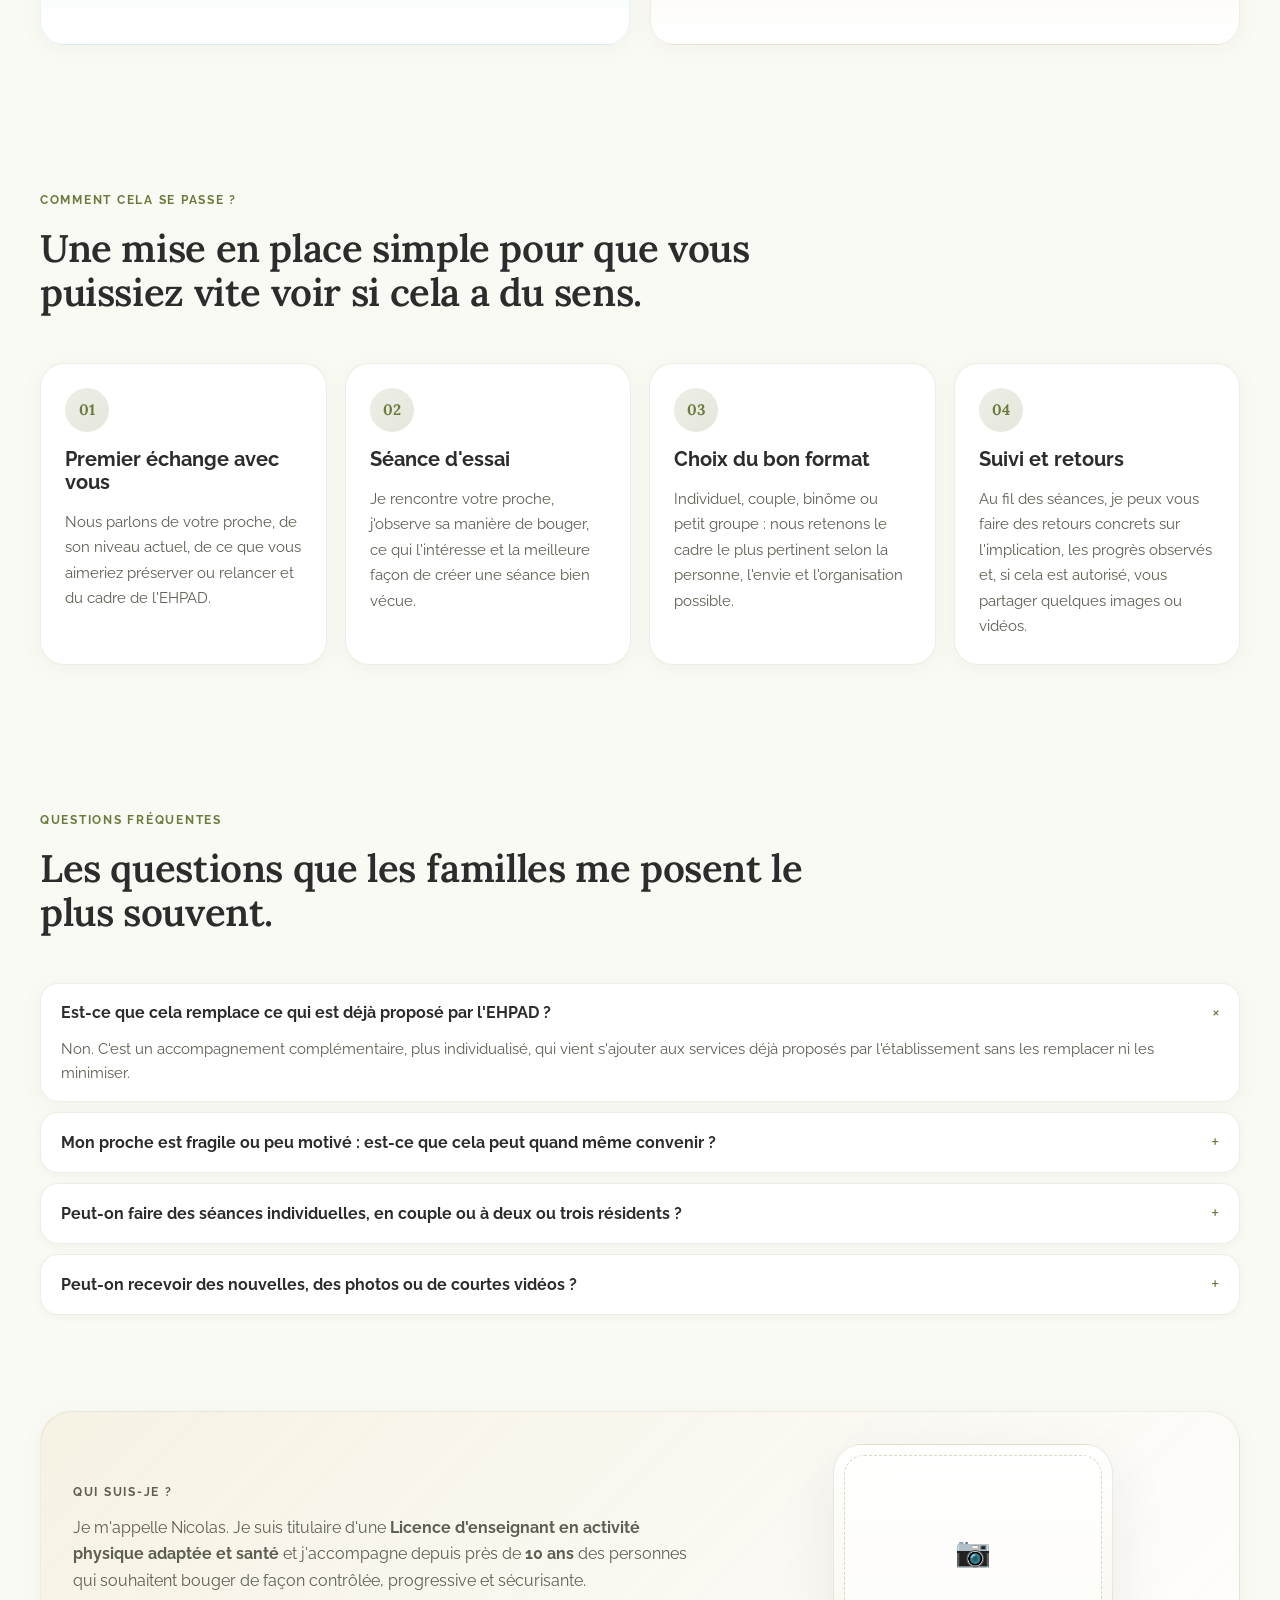
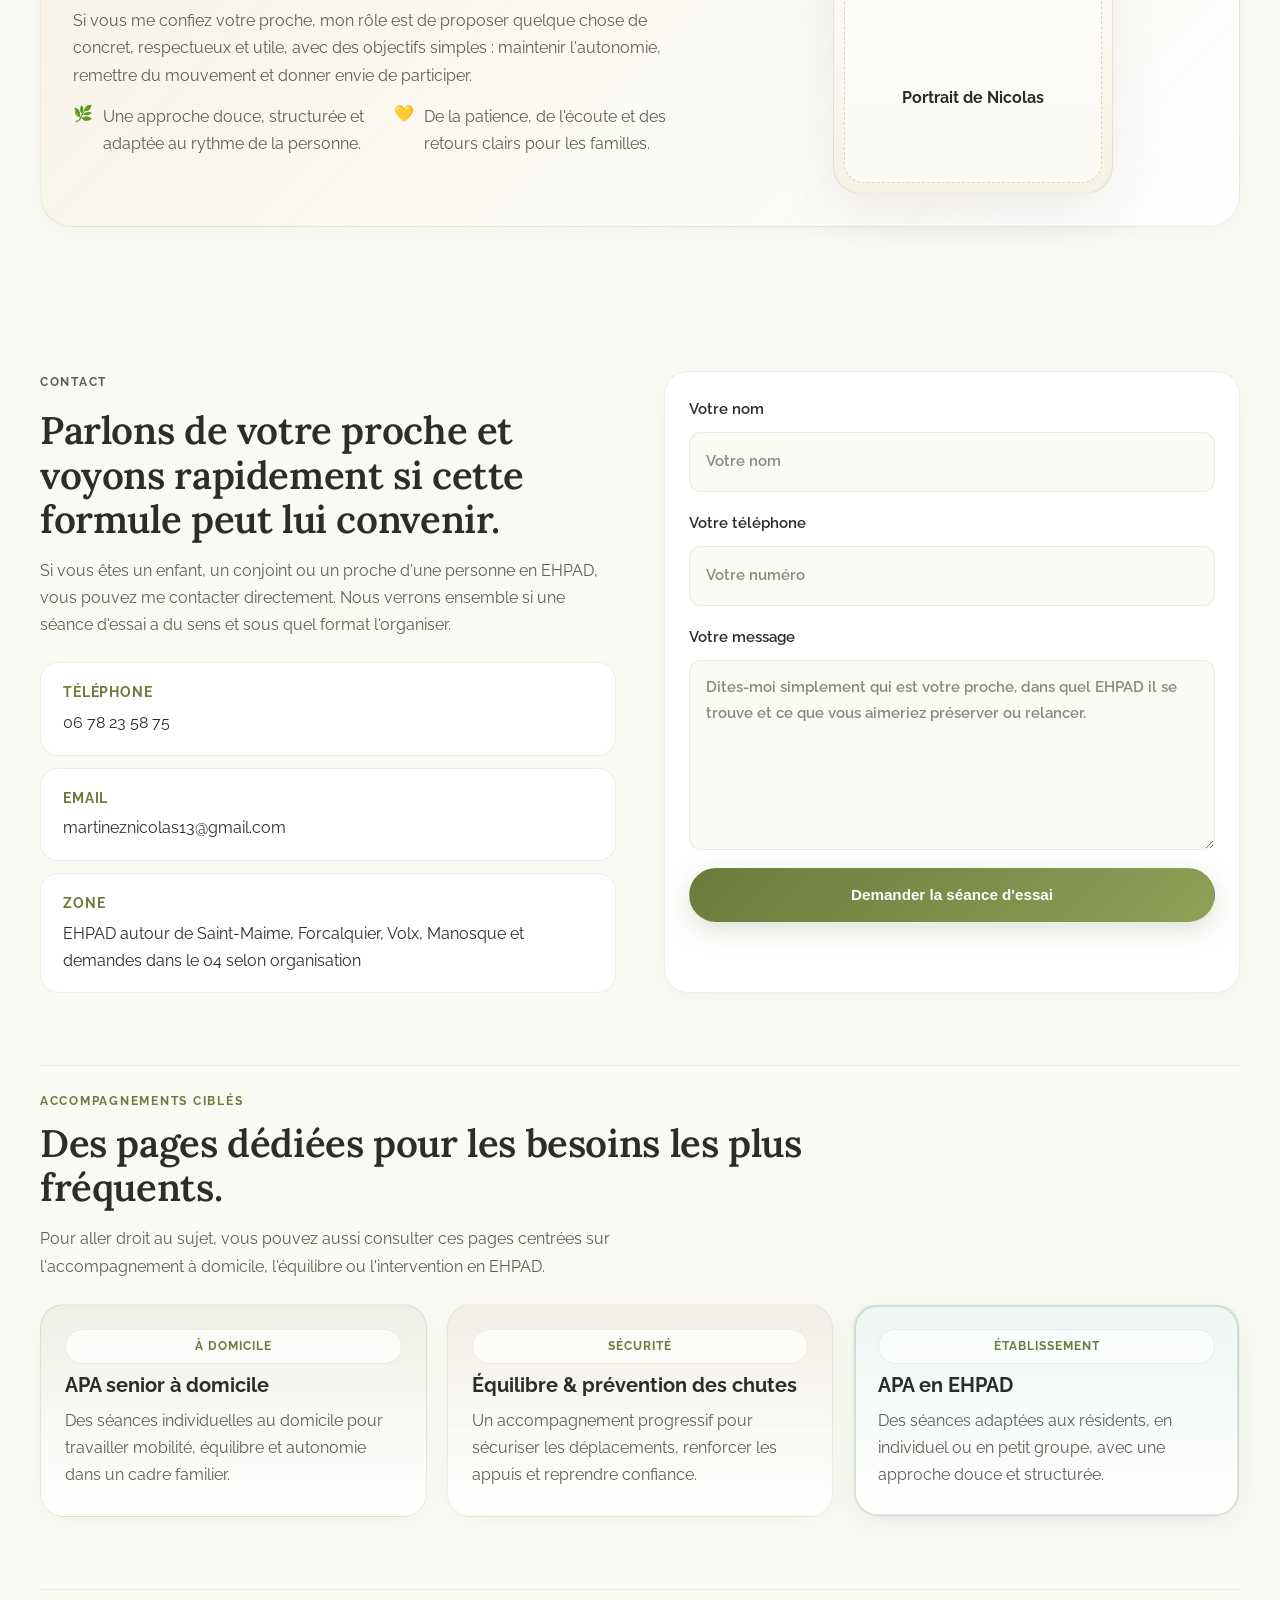
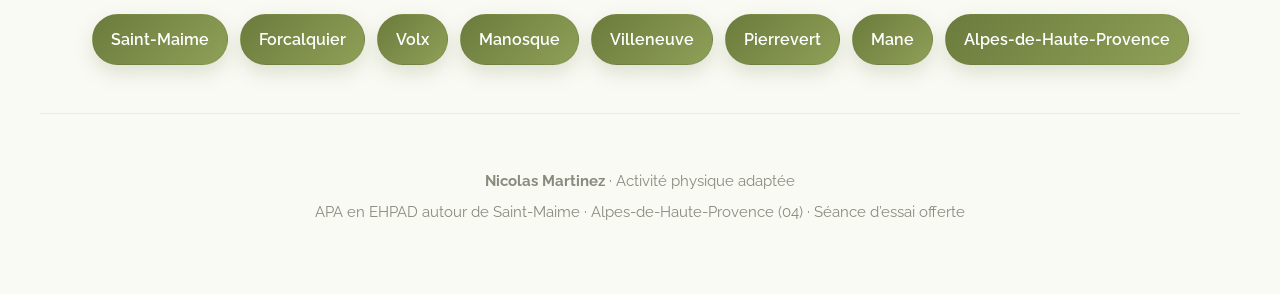
<file: apa-ehpad/index.html>
<!DOCTYPE html>
<html lang="fr">
  <head>
    <meta charset="UTF-8" />
    <meta name="viewport" content="width=device-width, initial-scale=1.0" />
    <title>APA en EHPAD pour préserver l'autonomie d'un proche | Nicolas Martinez</title>
    <meta name="description" content="Séances individuelles d'activité physique adaptée en EHPAD autour de Saint-Maime, Forcalquier, Volx et Manosque pour aider votre proche à préserver mobilité, autonomie et élan au quotidien. Séance d'essai offerte. Approche sport santé adaptée et personnalisée." />
    <meta name="keywords" content="APA en EHPAD, activité physique adaptée EHPAD, proche en EHPAD, autonomie, mobilité, séance individuelle senior, Saint-Maime, Manosque, Nicolas Martinez, sport santé" />
    <meta name="robots" content="index, follow" />
    <link rel="canonical" href="https://www.activite-physique-adaptee-nicolas-martinez.fr/apa-ehpad/" />
    <meta name="theme-color" content="#FAFAF5" />
    <meta property="og:title" content="APA en EHPAD pour préserver l'autonomie d'un proche | Nicolas Martinez" />
    <meta property="og:description" content="Un accompagnement individuel ou en petit groupe en EHPAD pour préserver l'autonomie d'un proche, lui proposer un temps utile et vous donner des nouvelles concrètes. Approche sport santé adaptée et personnalisée." />
    <meta property="og:type" content="website" />
    <meta property="og:url" content="https://www.activite-physique-adaptee-nicolas-martinez.fr/apa-ehpad/" />
    <link rel="icon" href="../favicon.svg" type="image/svg+xml" />
    <link rel="stylesheet" href="../styles.css" />
    <script type="application/ld+json">
      {
        "@context": "https://schema.org",
        "@graph": [
          {
            "@type": "ProfessionalService",
            "@id": "https://www.activite-physique-adaptee-nicolas-martinez.fr/apa-ehpad/#business",
            "name": "Nicolas Martinez - APA en EHPAD",
            "url": "https://www.activite-physique-adaptee-nicolas-martinez.fr/apa-ehpad/",
            "image": "https://www.activite-physique-adaptee-nicolas-martinez.fr/images/hero-parcours-equilibre.png",
            "telephone": "+336****5875",
            "email": "martineznicolas13@gmail.com",
            "description": "Enseignant en activité physique adaptée intervenant en EHPAD autour de Saint-Maime, Forcalquier, Volx et Manosque pour des séances individuelles ou en petit groupe destinées à préserver l'autonomie, stimuler utilement les résidents et rassurer les familles. Cette approche s'inscrit aussi dans le champ du sport santé.",
            "address": {
              "@type": "PostalAddress",
              "addressLocality": "Saint-Maime",
              "postalCode": "04300",
              "addressCountry": "FR"
            },
            "founder": {
              "@type": "Person",
              "name": "Nicolas Martinez"
            },
            "areaServed": [
              {
                "@type": "City",
                "name": "Saint-Maime"
              },
              {
                "@type": "City",
                "name": "Forcalquier"
              },
              {
                "@type": "City",
                "name": "Volx"
              },
              {
                "@type": "City",
                "name": "Manosque"
              },
              {
                "@type": "City",
                "name": "Villeneuve"
              },
              {
                "@type": "City",
                "name": "Pierrevert"
              },
              {
                "@type": "City",
                "name": "Mane"
              },
              {
                "@type": "AdministrativeArea",
                "name": "Alpes-de-Haute-Provence"
              }
            ],
            "availableLanguage": "fr",
            "serviceType": [
              "Sport santé",
              "APA en EHPAD",
              "Activité physique adaptée pour résidents",
              "Séances individuelles en établissement",
              "Séances en binôme ou petit groupe",
              "Maintien de l’autonomie des seniors",
              "Accompagnement des familles"
            ],
            "hasOfferCatalog": {
              "@type": "OfferCatalog",
              "name": "Accompagnements APA en EHPAD",
              "itemListElement": [
                {
                  "@type": "Offer",
                  "itemOffered": {
                    "@type": "Service",
                    "name": "Séances individuelles en EHPAD",
                    "description": "Pour offrir à un proche un cadre très personnalisé, rassurant et réellement adapté à son niveau du moment."
                  }
                },
                {
                  "@type": "Offer",
                  "itemOffered": {
                    "@type": "Service",
                    "name": "Binôme, couple ou petit groupe",
                    "description": "Pour partager la séance à deux ou trois personnes quand cela soutient l'envie, le lien social et la régularité."
                  }
                },
                {
                  "@type": "Offer",
                  "itemOffered": {
                    "@type": "Service",
                    "name": "Ateliers utiles pour l'autonomie",
                    "description": "Marche, équilibre, verticalisation, franchissement d'obstacles, renforcement doux et activités pensées pour les gestes du quotidien."
                  }
                },
                {
                  "@type": "Offer",
                  "itemOffered": {
                    "@type": "Service",
                    "name": "Retours à la famille",
                    "description": "Selon les accords du résident et de l'établissement, possibilité de transmettre des nouvelles, photos ou courtes vidéos de la séance."
                  }
                }
              ]
            }
          },
          {
            "@type": "FAQPage",
            "@id": "https://www.activite-physique-adaptee-nicolas-martinez.fr/apa-ehpad/#faq",
            "mainEntity": [
              {
                "@type": "Question",
                "name": "Est-ce que cet accompagnement remplace ce qui est déjà proposé par l'EHPAD ?",
                "acceptedAnswer": {
                  "@type": "Answer",
                  "text": "Non. Il s'agit d'un complément individualisé qui vient s'ajouter aux services déjà proposés par l'établissement, sans les remplacer ni les minimiser."
                }
              },
              {
                "@type": "Question",
                "name": "Peut-on faire des séances individuelles, en couple ou à deux ou trois résidents ?",
                "acceptedAnswer": {
                  "@type": "Answer",
                  "text": "Oui. Les séances peuvent être proposées en individuel, en couple, en binôme ou en petit groupe de deux à trois personnes selon le profil des résidents et le cadre souhaité."
                }
              },
              {
                "@type": "Question",
                "name": "La famille peut-elle recevoir des nouvelles, des photos ou de courtes vidéos ?",
                "acceptedAnswer": {
                  "@type": "Answer",
                  "text": "Oui, lorsque le résident, la famille et l'établissement sont d'accord, il est possible de transmettre des nouvelles concrètes ainsi que quelques photos ou vidéos de l'activité."
                }
              },
              {
                "@type": "Question",
                "name": "Comment cela peut-il être financé ?",
                "acceptedAnswer": {
                  "@type": "Answer",
                  "text": "Le financement peut être réfléchi avec la famille ou directement à partir des ressources du résident selon la situation. Un premier échange permet de voir ce qui est réaliste et pertinent."
                }
              }
            ]
          }
        ]
      }
    </script>
  </head>
  <body>
    <div class="page-shell">
      <header class="site-header">
        <a href="../" class="brand">
          <img
            class="brand-logo"
            src="../images/logo-nicolas-martinez-apa.png"
            alt="Nicolas Martinez - Activité physique adaptée"
            width="732"
            height="180"
            decoding="async"
          />
          <span class="brand-name brand-name-mobile">Nicolas Martinez</span>
        </a>
        <nav class="site-nav" aria-label="Navigation principale">
          <a href="../">Accueil</a>
          <a href="#services">Accompagnements</a>
          <a href="#faq">FAQ</a>
          <a href="#apropos">Qui suis-je ?</a>
          <a href="#contact">Contact</a>
        </nav>
        <a class="header-cta js-call-trigger" href="tel:0678235875">
          <svg xmlns="http://www.w3.org/2000/svg" width="18" height="18" viewBox="0 0 24 24" fill="none" stroke="currentColor" stroke-width="2" stroke-linecap="round" stroke-linejoin="round" aria-hidden="true"><path d="M22 16.92v3a2 2 0 0 1-2.18 2 19.79 19.79 0 0 1-8.63-3.07 19.5 19.5 0 0 1-6-6 19.79 19.79 0 0 1-3.07-8.67A2 2 0 0 1 4.11 2h3a2 2 0 0 1 2 1.72 12.84 12.84 0 0 0 .7 2.81 2 2 0 0 1-.45 2.11L8.09 9.91a16 16 0 0 0 6 6l1.27-1.27a2 2 0 0 1 2.11-.45 12.84 12.84 0 0 0 2.81.7A2 2 0 0 1 22 16.92z"/></svg>
          Appeler
        </a>
      </header>

      <main id="top">
        <section class="hero section">
          <div class="hero-copy">
            <p class="eyebrow">Pour les familles de résidents en EHPAD · Séance d’essai offerte</p>
            <h1>APA en EHPAD : aidez votre proche à garder plus d'autonomie, d'élan et de repères.</h1>
            <p class="lead">Si vous cherchez quelque chose d'utile pour votre proche, j'interviens en EHPAD avec des séances d'<strong>activité physique adaptée</strong> pensées pour entretenir <strong>la mobilité, l'équilibre, la tonicité et l'autonomie au quotidien</strong>.</p>
            <p class="lead secondary">C'est un accompagnement complémentaire à ce que propose déjà l'établissement, plus personnalisé et construit autour du rythme réel, des capacités et de l'envie de votre proche.</p>
            <div class="hero-actions">
              <a class="button primary" href="#contact">
                <svg xmlns="http://www.w3.org/2000/svg" width="18" height="18" viewBox="0 0 24 24" fill="none" stroke="currentColor" stroke-width="2" stroke-linecap="round" stroke-linejoin="round" aria-hidden="true"><rect x="3" y="4" width="18" height="18" rx="2" ry="2"/><line x1="16" y1="2" x2="16" y2="6"/><line x1="8" y1="2" x2="8" y2="6"/><line x1="3" y1="10" x2="21" y2="10"/></svg>
                Prendre rendez-vous pour la séance d'essai
              </a>
              <a class="button ghost js-call-trigger" href="tel:0678235875">
                <svg xmlns="http://www.w3.org/2000/svg" width="18" height="18" viewBox="0 0 24 24" fill="none" stroke="currentColor" stroke-width="2" stroke-linecap="round" stroke-linejoin="round" aria-hidden="true"><path d="M22 16.92v3a2 2 0 0 1-2.18 2 19.79 19.79 0 0 1-8.63-3.07 19.5 19.5 0 0 1-6-6 19.79 19.79 0 0 1-3.07-8.67A2 2 0 0 1 4.11 2h3a2 2 0 0 1 2 1.72 12.84 12.84 0 0 0 .7 2.81 2 2 0 0 1-.45 2.11L8.09 9.91a16 16 0 0 0 6 6l1.27-1.27a2 2 0 0 1 2.11-.45 12.84 12.84 0 0 0 2.81.7A2 2 0 0 1 22 16.92z"/></svg>
                Appeler Nicolas
              </a>
            </div>
          </div>

          <aside class="hero-visual" aria-label="Séance d'activité physique adaptée personnalisée auprès d'une résidente en EHPAD">
            <img
              class="hero-photo"
              src="../images/hero-parcours-equilibre.png"
              alt="Séance d'activité physique adaptée personnalisée auprès d'une résidente"
              width="960"
              height="1200"
              decoding="async"
            />
          </aside>
        </section>

        <section class="section reveal" id="services">
          <div class="section-heading">
            <p class="eyebrow">Pour votre proche</p>
            <h2>Un accompagnement simple, utile et rassurant pour vous comme pour lui.</h2>
            <p>Selon la situation, les séances peuvent se faire en individuel, en couple, en binôme ou à deux-trois résidents. Et, lorsque le cadre le permet, je peux aussi vous faire des retours simples avec quelques photos ou vidéos.</p>
          </div>
          <div class="cards-grid two">
            <article class="service-card accent-sage">
              <h3>Préserver l'autonomie</h3>
              <p>Travailler ce qui compte vraiment : se lever, marcher, se tourner, garder plus d'assurance dans les gestes du quotidien et éviter un repli progressif.</p>
            </article>
            <article class="service-card accent-sand">
              <h3>Un temps utile, pas juste occupationnel</h3>
              <p>Les séances apportent présence, stimulation et lien, mais toujours avec un objectif clair : bouger, progresser, entretenir les capacités et redonner envie.</p>
            </article>
            <article class="service-card accent-blue">
              <h3>Des activités variées</h3>
              <p>Marche, équilibre, verticalisation, franchissement d'obstacles, renforcement musculaire, coordination, sorties quand c'est pertinent, avec une logique très concrète de maintien de l'autonomie.</p>
            </article>
            <article class="service-card accent-rose">
              <h3>Une formule souple</h3>
              <p>Le format peut être très personnalisé, ou partagé à deux ou trois quand cela soutient la motivation, le lien social et la régularité.</p>
            </article>
          </div>
        </section>

        <section class="section reveal" id="methode">
          <div class="section-heading">
            <p class="eyebrow">Comment cela se passe ?</p>
            <h2>Une mise en place simple pour que vous puissiez vite voir si cela a du sens.</h2>
          </div>
          <div class="steps-grid">
            <article>
              <span>01</span>
              <h3>Premier échange avec vous</h3>
              <p>Nous parlons de votre proche, de son niveau actuel, de ce que vous aimeriez préserver ou relancer et du cadre de l'EHPAD.</p>
            </article>
            <article>
              <span>02</span>
              <h3>Séance d'essai</h3>
              <p>Je rencontre votre proche, j'observe sa manière de bouger, ce qui l'intéresse et la meilleure façon de créer une séance bien vécue.</p>
            </article>
            <article>
              <span>03</span>
              <h3>Choix du bon format</h3>
              <p>Individuel, couple, binôme ou petit groupe : nous retenons le cadre le plus pertinent selon la personne, l'envie et l'organisation possible.</p>
            </article>
            <article>
              <span>04</span>
              <h3>Suivi et retours</h3>
              <p>Au fil des séances, je peux vous faire des retours concrets sur l'implication, les progrès observés et, si cela est autorisé, vous partager quelques images ou vidéos.</p>
            </article>
          </div>
        </section>

        <section class="section reveal" id="faq">
          <div class="section-heading">
            <p class="eyebrow">Questions fréquentes</p>
            <h2>Les questions que les familles me posent le plus souvent.</h2>
          </div>
          <div class="faq-list">
            <details open>
              <summary>Est-ce que cela remplace ce qui est déjà proposé par l'EHPAD ?</summary>
              <p>Non. C'est un accompagnement complémentaire, plus individualisé, qui vient s'ajouter aux services déjà proposés par l'établissement sans les remplacer ni les minimiser.</p>
            </details>
            <details>
              <summary>Mon proche est fragile ou peu motivé : est-ce que cela peut quand même convenir ?</summary>
              <p>Oui. Le contenu est construit à partir de ce qu'il peut faire aujourd'hui, sans logique de performance, pour remettre du mouvement et de l'envie progressivement.</p>
            </details>
            <details>
              <summary>Peut-on faire des séances individuelles, en couple ou à deux ou trois résidents ?</summary>
              <p>Oui. Selon les profils, les séances peuvent être prévues en individuel, en couple, en binôme ou en petit groupe de deux à trois personnes.</p>
            </details>
            <details>
              <summary>Peut-on recevoir des nouvelles, des photos ou de courtes vidéos ?</summary>
              <p>Oui, lorsque le résident, la famille et l'établissement sont d'accord. Cela permet de vous donner des nouvelles concrètes et de vous montrer votre proche en activité.</p>
            </details>
          </div>
        </section>

        <section class="section about-section reveal" id="apropos">
          <div class="about-card">
            <div class="about-copy">
              <p class="eyebrow">Qui suis-je ?</p>
              <p class="about-intro">
                Je m'appelle Nicolas. Je suis titulaire d'une <strong>Licence d'enseignant en activité physique adaptée et santé</strong>
                et j'accompagne depuis près de <strong>10 ans</strong> des personnes qui souhaitent bouger de façon contrôlée,
                progressive et sécurisante.
              </p>
              <p>
                Si vous me confiez votre proche, mon rôle est de proposer quelque chose de concret, respectueux et utile, avec des objectifs simples : maintenir l'autonomie, remettre du mouvement et donner envie de participer.
              </p>
              <ul class="about-notes" aria-label="Repères sur Nicolas Martinez">
                <li><span aria-hidden="true">🌿</span> Une approche douce, structurée et adaptée au rythme de la personne.</li>
                <li><span aria-hidden="true">💛</span> De la patience, de l'écoute et des retours clairs pour les familles.</li>
              </ul>
            </div>
            <div class="about-portrait" aria-label="Emplacement réservé pour le portrait de Nicolas Martinez">
              <div class="about-portrait-frame">
                <div class="about-portrait-placeholder">
                  <span class="about-portrait-icon" aria-hidden="true">📷</span>
                  <p>Portrait de Nicolas</p>
                </div>
              </div>
            </div>
          </div>
        </section>

        <section class="section contact-section reveal" id="contact">
          <div class="contact-copy">
            <p class="eyebrow">Contact</p>
            <h2>Parlons de votre proche et voyons rapidement si cette formule peut lui convenir.</h2>
            <p>Si vous êtes un enfant, un conjoint ou un proche d'une personne en EHPAD, vous pouvez me contacter directement. Nous verrons ensemble si une séance d'essai a du sens et sous quel format l'organiser.</p>
            <div class="contact-cards">
              <a href="tel:0678235875" id="contact-phone-card">
                <strong>Téléphone</strong>
                <span>06 78 23 58 75</span>
              </a>
              <a href="mailto:martineznicolas13@gmail.com?subject=Demande%20APA%20en%20EHPAD%20pour%20un%20proche">
                <strong>Email</strong>
                <span>martineznicolas13@gmail.com</span>
              </a>
              <div>
                <strong>Zone</strong>
                <span>EHPAD autour de Saint-Maime, Forcalquier, Volx, Manosque et demandes dans le 04 selon organisation</span>
              </div>
            </div>
          </div>

          <form class="contact-form" id="contact-form" action="https://formspree.io/f/xykljzaa" method="POST">
            <input type="hidden" name="_subject" value="Demande d'accompagnement - APA en EHPAD - site Nicolas Martinez" />
            <label>
              Votre nom
              <input type="text" name="name" placeholder="Votre nom" required />
            </label>
            <label>
              Votre téléphone
              <input type="tel" name="phone" placeholder="Votre numéro" />
            </label>
            <label>
              Votre message
              <textarea
                name="message"
                rows="6"
                placeholder="Dites-moi simplement qui est votre proche, dans quel EHPAD il se trouve et ce que vous aimeriez préserver ou relancer."
                required
              ></textarea>
            </label>
            <button type="submit" class="button primary wide">Demander la séance d'essai</button>
            <p class="form-status" id="form-status" role="status" aria-live="polite"></p>
          </form>
        </section>

        <section class="section intent-links-section reveal" aria-labelledby="accompagnements-cibles-title">
          <div class="local-links-wrap intent-links-wrap">
            <div class="section-heading compact">
              <p class="eyebrow">Accompagnements ciblés</p>
              <h2 id="accompagnements-cibles-title">Des pages dédiées pour les besoins les plus fréquents.</h2>
              <p class="local-links-copy">Pour aller droit au sujet, vous pouvez aussi consulter ces pages centrées sur l'accompagnement à domicile, l'équilibre ou l'intervention en EHPAD.</p>
            </div>
            <div class="cards-grid three intent-link-grid">

              <a class="service-card intent-link-card accent-sage" href="../apa-senior-domicile/">
                <span class="intent-link-tag">À domicile</span>
                <h3>APA senior à domicile</h3>
                <p>Des séances individuelles au domicile pour travailler mobilité, équilibre et autonomie dans un cadre familier.</p>
              </a>

              <a class="service-card intent-link-card accent-sand" href="../equilibre-prevention-chutes/">
                <span class="intent-link-tag">Sécurité</span>
                <h3>Équilibre & prévention des chutes</h3>
                <p>Un accompagnement progressif pour sécuriser les déplacements, renforcer les appuis et reprendre confiance.</p>
              </a>

              <a class="service-card intent-link-card accent-blue is-current" href="../apa-ehpad/" aria-current="page">
                <span class="intent-link-tag">Établissement</span>
                <h3>APA en EHPAD</h3>
                <p>Des séances adaptées aux résidents, en individuel ou en petit groupe, avec une approche douce et structurée.</p>
              </a>
            </div>
          </div>
        </section>

        <section class="local-links-section reveal" id="localites">
          <div class="local-links-wrap">
            <nav class="link-chip-grid" aria-label="Pages locales autour de Saint-Maime et dans les Alpes-de-Haute-Provence">
              <a class="link-chip" href="../">Saint-Maime</a>
              <a class="link-chip" href="../forcalquier/">Forcalquier</a>
              <a class="link-chip" href="../volx/">Volx</a>
              <a class="link-chip" href="../manosque/">Manosque</a>
              <a class="link-chip" href="../villeneuve/">Villeneuve</a>
              <a class="link-chip" href="../pierrevert/">Pierrevert</a>
              <a class="link-chip" href="../mane/">Mane</a>
              <a class="link-chip" href="../alpes-de-haute-provence/">Alpes-de-Haute-Provence</a>
            </nav>
          </div>
        </section>
      </main>

      <footer class="site-footer">
        <p><strong>Nicolas Martinez</strong> · Activité physique adaptée</p>
        <p>APA en EHPAD autour de Saint-Maime · Alpes-de-Haute-Provence (04) · Séance d’essai offerte</p>
      </footer>
    </div>

    <script>
      const form = document.getElementById('contact-form');
      const formStatus = document.getElementById('form-status');
      const submitButton = form.querySelector('button[type="submit"]');
      const formEndpoint = 'https://formspree.io/f/xykljzaa';
      const callTriggers = document.querySelectorAll('.js-call-trigger');
      const phoneCard = document.getElementById('contact-phone-card');
      let phoneHighlightTimer = null;

      form.addEventListener('submit', async function (event) {
        event.preventDefault();
        const data = new FormData(form);
        submitButton.disabled = true;
        submitButton.textContent = 'Envoi en cours...';
        formStatus.textContent = '';
        formStatus.className = 'form-status';

        try {
          const response = await fetch(formEndpoint, {
            method: 'POST',
            body: data,
            headers: {
              Accept: 'application/json'
            }
          });

          if (!response.ok) {
            throw new Error('FORM_SUBMIT_FAILED');
          }

          form.reset();
          formStatus.textContent = 'Message envoyé ✅';
          formStatus.classList.add('is-success');
        } catch (error) {
          formStatus.textContent = 'Envoi impossible pour le moment. Appelez-moi ou envoyez-moi un email.';
          formStatus.classList.add('is-error');
        } finally {
          submitButton.disabled = false;
          submitButton.textContent = 'Envoyer la demande';
        }
      });

      callTriggers.forEach(function (trigger) {
        trigger.addEventListener('click', function (event) {
          const desktopPointer = window.matchMedia('(hover: hover) and (pointer: fine)').matches;

          if (!desktopPointer || !phoneCard) {
            return;
          }

          event.preventDefault();
          phoneCard.scrollIntoView({
            behavior: window.matchMedia('(prefers-reduced-motion: reduce)').matches ? 'auto' : 'smooth',
            block: 'center'
          });
          phoneCard.classList.remove('is-highlighted');

          if (phoneHighlightTimer) {
            window.clearTimeout(phoneHighlightTimer);
          }

          window.setTimeout(function () {
            phoneCard.classList.add('is-highlighted');
          }, 220);

          phoneHighlightTimer = window.setTimeout(function () {
            phoneCard.classList.remove('is-highlighted');
            phoneHighlightTimer = null;
          }, 4000);
        });
      });

      (function () {
        var els = document.querySelectorAll('.reveal');
        if (!('IntersectionObserver' in window)) {
          els.forEach(function (el) { el.classList.add('visible'); });
          return;
        }
        var observer = new IntersectionObserver(function (entries) {
          entries.forEach(function (entry) {
            if (entry.isIntersecting) {
              entry.target.classList.add('visible');
              observer.unobserve(entry.target);
            }
          });
        }, { threshold: 0.12 });
        els.forEach(function (el) { observer.observe(el); });
      })();

      (function () {
        var header = document.querySelector('.site-header');
        if (!header) {
          return;
        }
        var mobileQuery = window.matchMedia('(max-width: 720px)');
        var lastScrollY = window.scrollY;
        var suppressUntil = 0;
        var mobileHeaderLinks = header.querySelectorAll('a[href^="#"]');

        mobileHeaderLinks.forEach(function (link) {
          link.addEventListener('click', function () {
            suppressUntil = Date.now() + 900;
            header.classList.remove('is-mobile-hidden');
          });
        });

        function updateHeaderVisibility() {
          var currentScrollY = window.scrollY;
          var delta = currentScrollY - lastScrollY;

          if (!mobileQuery.matches) {
            header.classList.remove('is-mobile-hidden');
            lastScrollY = currentScrollY;
            return;
          }

          if (Date.now() < suppressUntil) {
            header.classList.remove('is-mobile-hidden');
            lastScrollY = currentScrollY;
            return;
          }

          if (currentScrollY <= 24 || delta < -10) {
            header.classList.remove('is-mobile-hidden');
          } else if (delta > 10 && currentScrollY > 96) {
            header.classList.add('is-mobile-hidden');
          }

          lastScrollY = currentScrollY;
        }

        window.addEventListener('scroll', updateHeaderVisibility, { passive: true });
        window.addEventListener('resize', updateHeaderVisibility);
        updateHeaderVisibility();
      })();
    </script>
  </body>
</html>
</file>
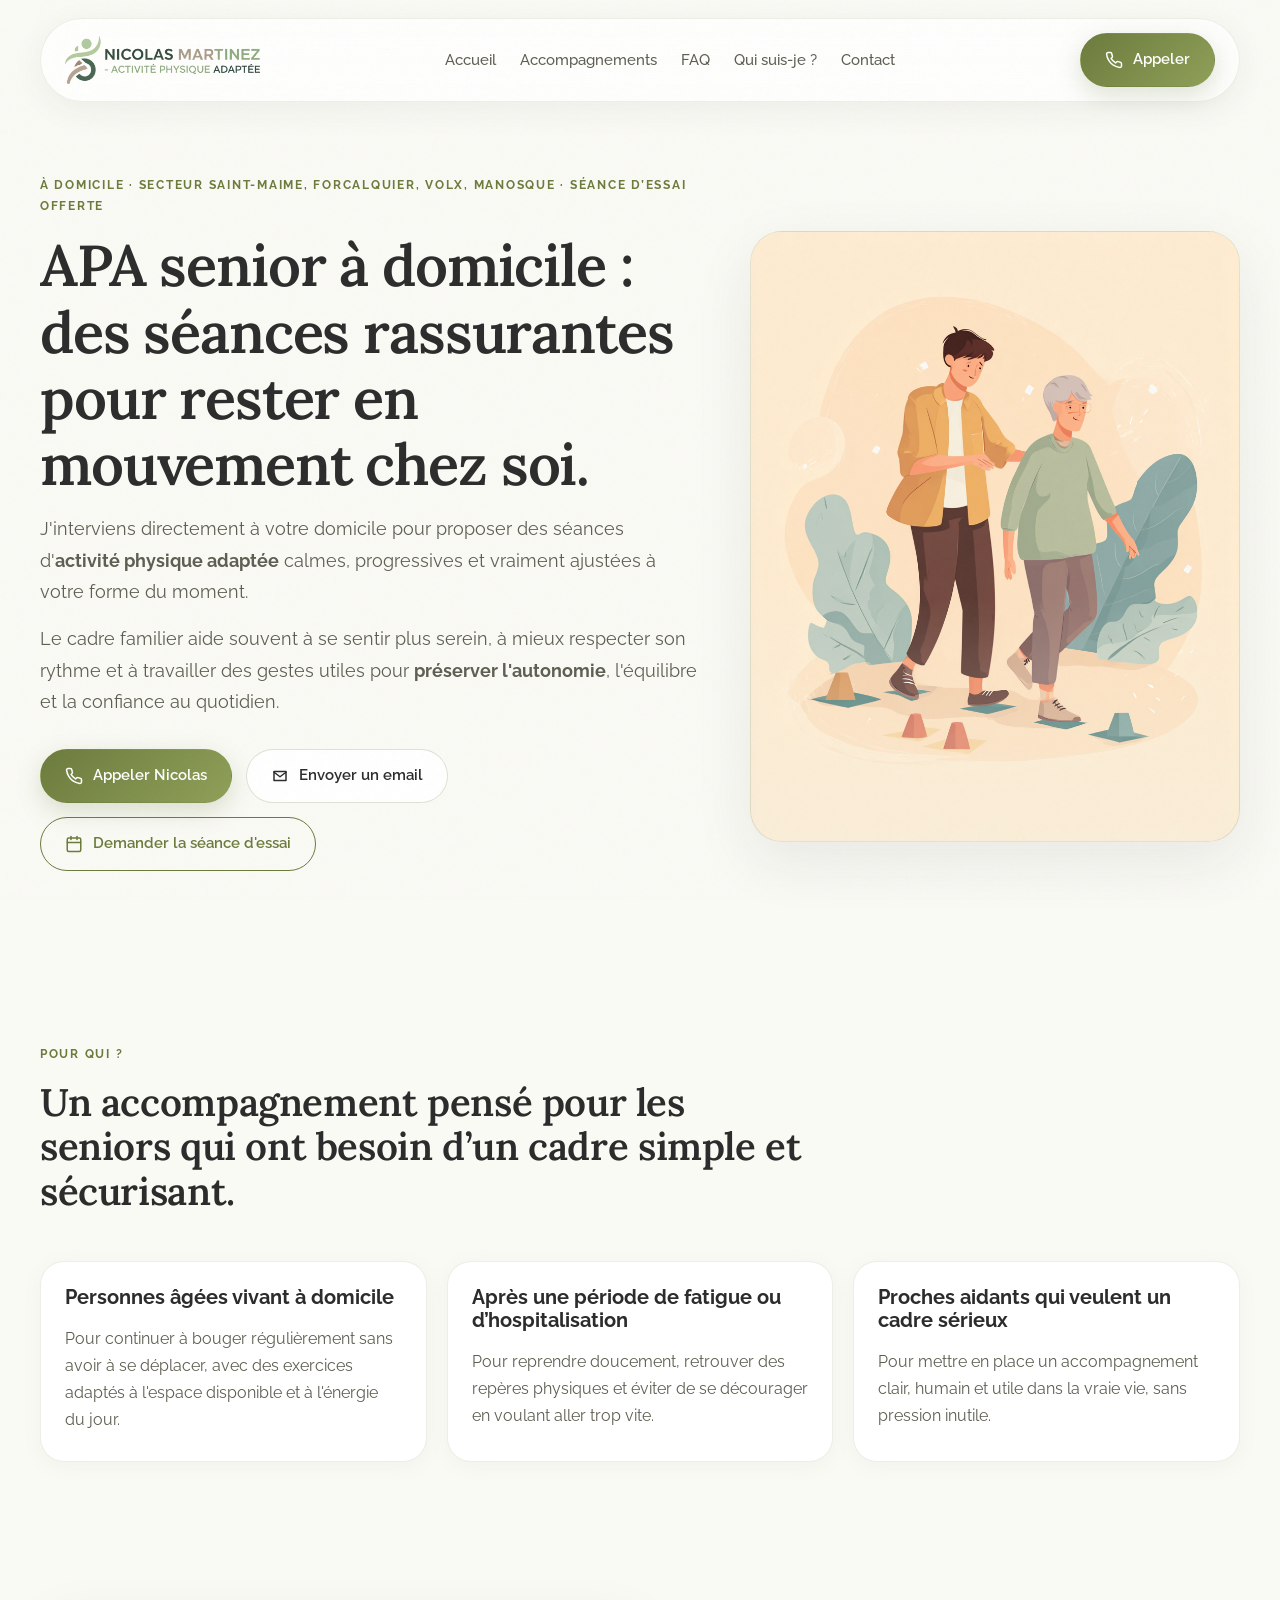
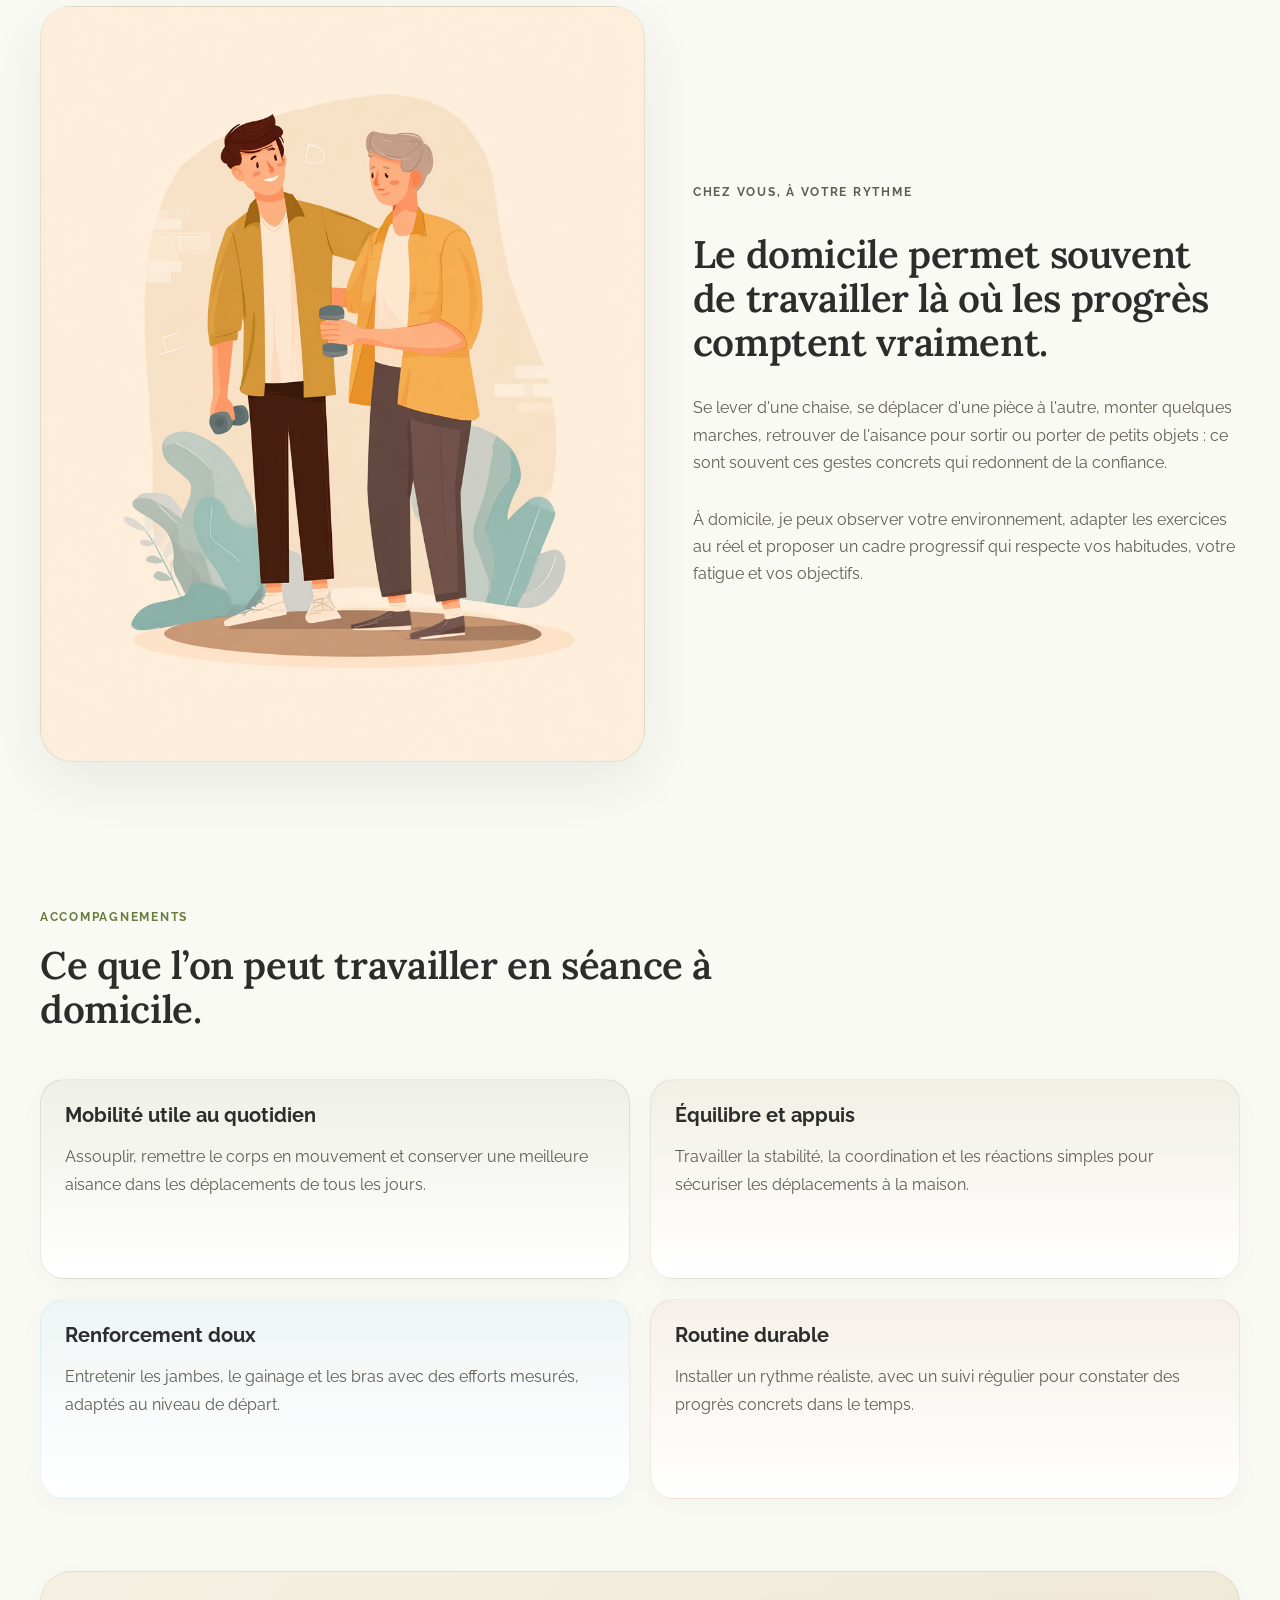
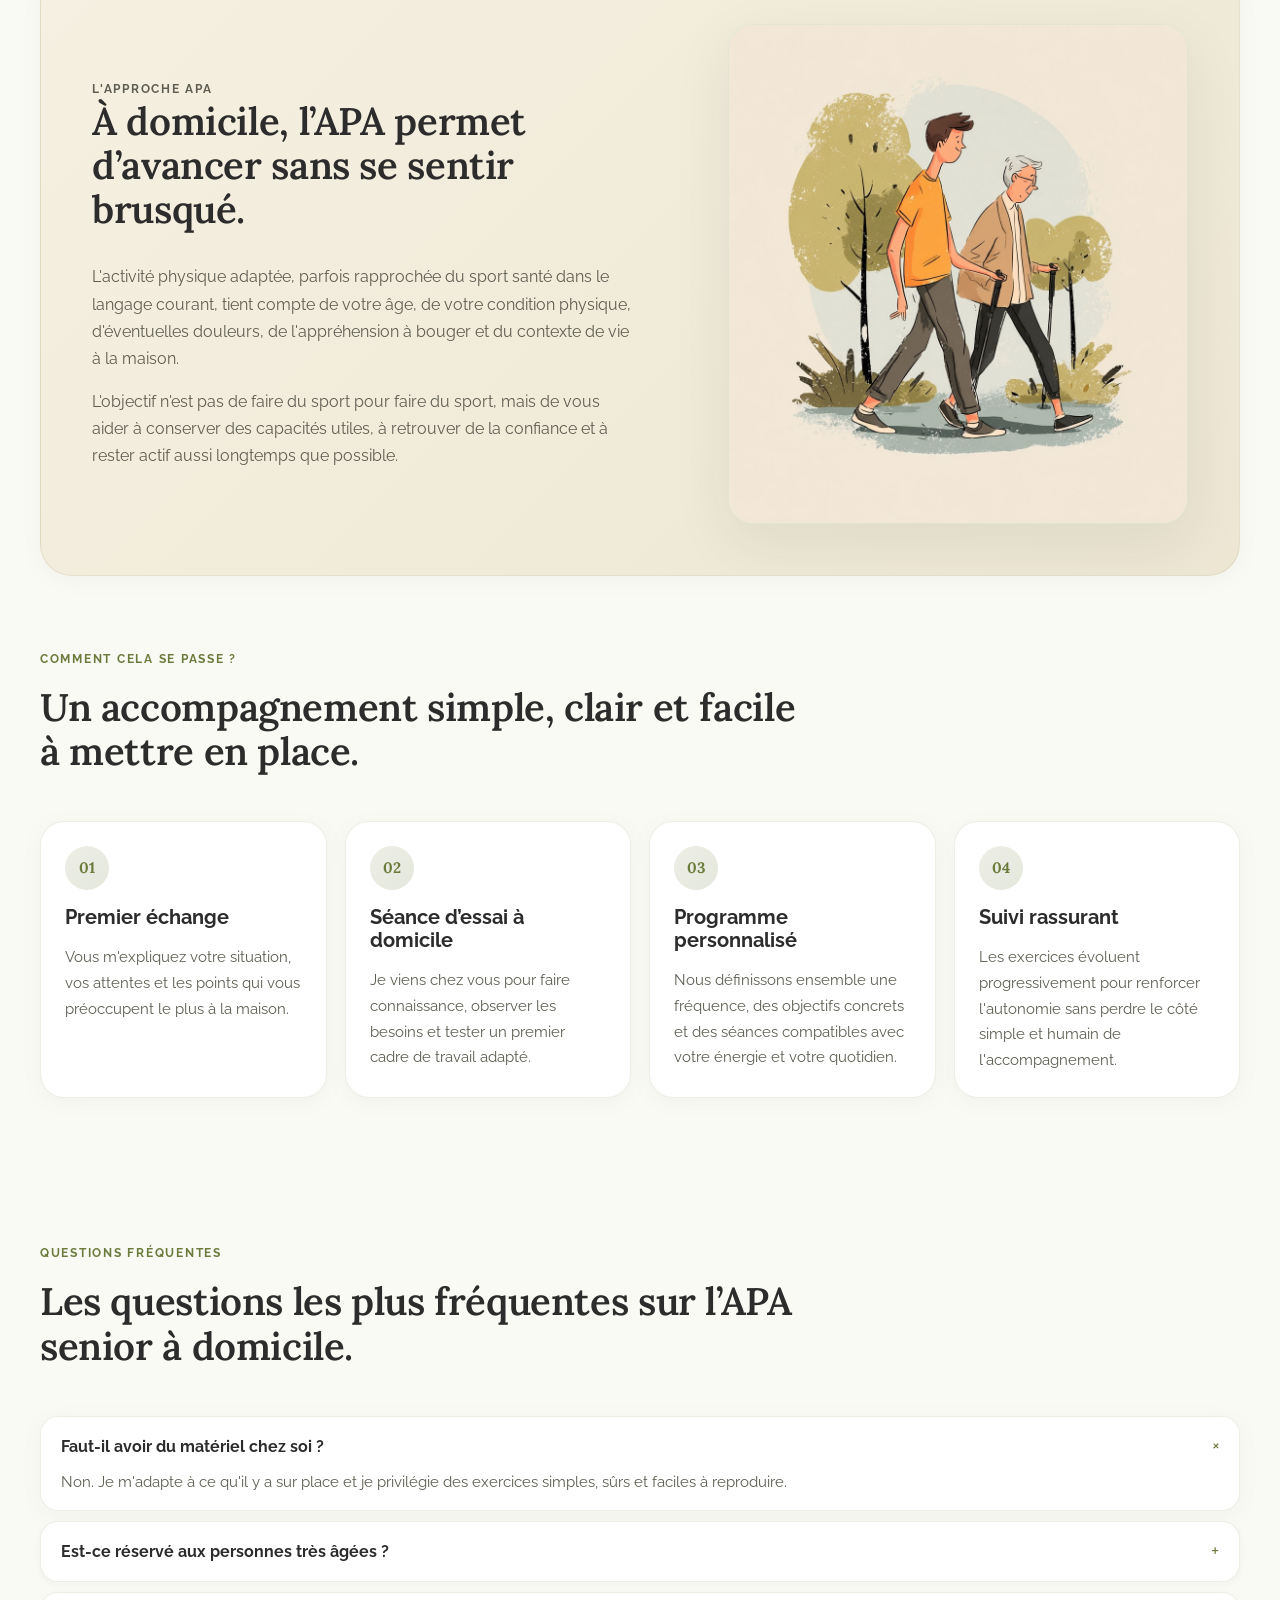
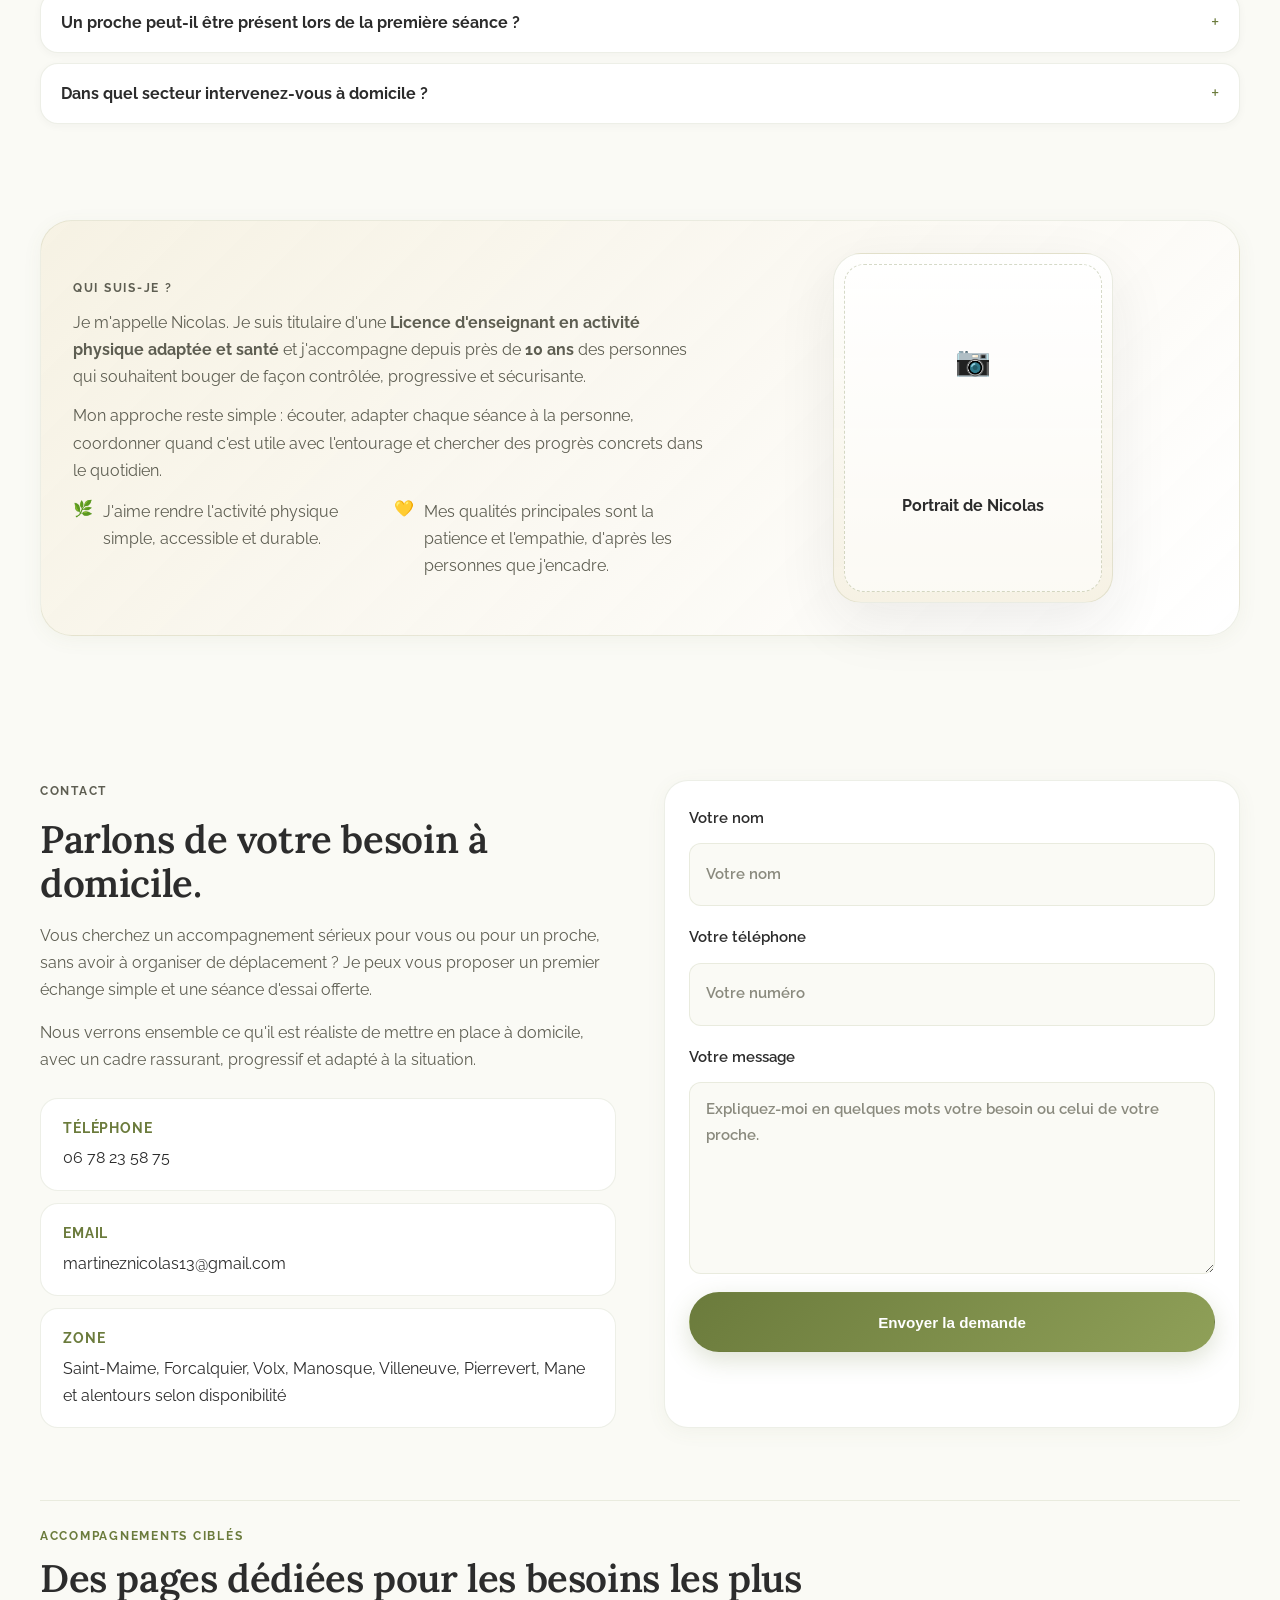
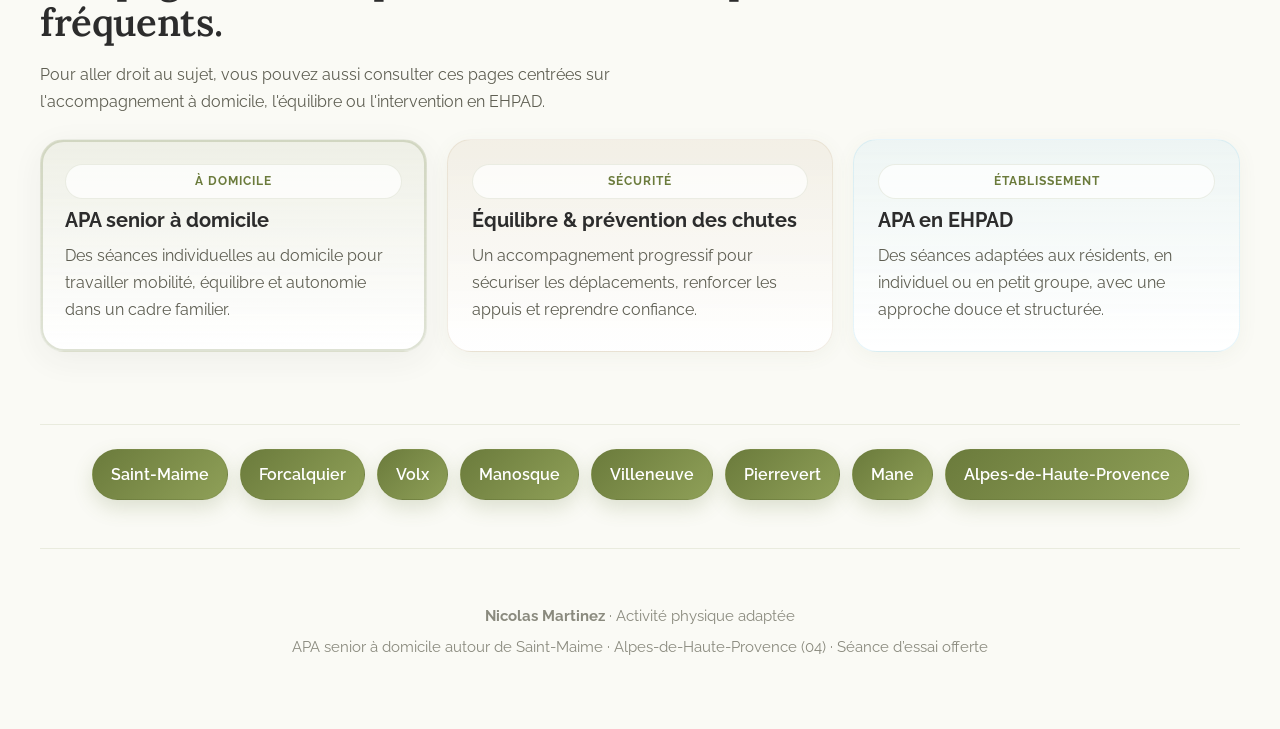
<file: apa-senior-domicile/index.html>
<!DOCTYPE html>
<html lang="fr">
  <head>
    <meta charset="UTF-8" />
    <meta name="viewport" content="width=device-width, initial-scale=1.0" />
    <title>APA senior à domicile dans le 04 | Nicolas Martinez</title>
    <meta name="description" content="APA senior à domicile autour de Saint-Maime, Forcalquier, Volx et Manosque : séances individuelles pour entretenir la mobilité, l'équilibre et l'autonomie au quotidien. Approche sport santé adaptée et personnalisée." />
    <meta name="keywords" content="APA senior à domicile, activité physique adaptée à domicile, senior, autonomie, équilibre, Saint-Maime, Forcalquier, Manosque, Nicolas Martinez, sport santé" />
    <meta name="robots" content="index, follow" />
    <link rel="canonical" href="https://www.activite-physique-adaptee-nicolas-martinez.fr/apa-senior-domicile/" />
    <meta name="theme-color" content="#FAFAF5" />
    <meta property="og:title" content="APA senior à domicile dans le 04 | Nicolas Martinez" />
    <meta property="og:description" content="Des séances d'activité physique adaptée à domicile pour les seniors qui veulent bouger en sécurité, garder leurs repères et préserver leur autonomie. Approche sport santé adaptée et personnalisée." />
    <meta property="og:type" content="website" />
    <meta property="og:url" content="https://www.activite-physique-adaptee-nicolas-martinez.fr/apa-senior-domicile/" />
    <link rel="icon" href="../favicon.svg" type="image/svg+xml" />
    <link rel="stylesheet" href="../styles.css" />
    <script type="application/ld+json">
      {
        "@context": "https://schema.org",
        "@graph": [
          {
            "@type": "ProfessionalService",
            "@id": "https://www.activite-physique-adaptee-nicolas-martinez.fr/apa-senior-domicile/#business",
            "name": "Nicolas Martinez - APA senior à domicile",
            "url": "https://www.activite-physique-adaptee-nicolas-martinez.fr/apa-senior-domicile/",
            "image": "https://www.activite-physique-adaptee-nicolas-martinez.fr/images/hero-parcours-equilibre.png",
            "telephone": "+336****5875",
            "email": "martineznicolas13@gmail.com",
            "description": "Enseignant en activité physique adaptée intervenant à domicile auprès des seniors autour de Saint-Maime, Forcalquier, Volx et Manosque pour travailler mobilité, équilibre et autonomie. Cette approche s'inscrit aussi dans le champ du sport santé.",
            "address": {
              "@type": "PostalAddress",
              "addressLocality": "Saint-Maime",
              "postalCode": "04300",
              "addressCountry": "FR"
            },
            "founder": {
              "@type": "Person",
              "name": "Nicolas Martinez"
            },
            "areaServed": [
              {
                "@type": "City",
                "name": "Saint-Maime"
              },
              {
                "@type": "City",
                "name": "Forcalquier"
              },
              {
                "@type": "City",
                "name": "Volx"
              },
              {
                "@type": "City",
                "name": "Manosque"
              },
              {
                "@type": "City",
                "name": "Villeneuve"
              },
              {
                "@type": "City",
                "name": "Pierrevert"
              },
              {
                "@type": "City",
                "name": "Mane"
              },
              {
                "@type": "AdministrativeArea",
                "name": "Alpes-de-Haute-Provence"
              }
            ],
            "availableLanguage": "fr",
            "serviceType": [
              "Sport santé",
          "APA senior à domicile",
          "Activité physique adaptée à domicile",
          "Préservation de l’autonomie",
          "Travail de la mobilité",
          "Accompagnement individuel des seniors"
            ],
            "hasOfferCatalog": {
              "@type": "OfferCatalog",
              "name": "Accompagnements APA senior à domicile",
              "itemListElement": [
                {
                  "@type": "Offer",
                  "itemOffered": {
                    "@type": "Service",
                    "name": "Mobilité utile au quotidien",
                    "description": "Assouplir, remettre le corps en mouvement et conserver une meilleure aisance dans les déplacements de tous les jours. Cette approche s'inscrit aussi dans le champ du sport santé."
                  }
                },
                {
                  "@type": "Offer",
                  "itemOffered": {
                    "@type": "Service",
                    "name": "Équilibre et appuis",
                    "description": "Travailler la stabilité, la coordination et les réactions simples pour sécuriser les déplacements à la maison. Cette approche s'inscrit aussi dans le champ du sport santé."
                  }
                },
                {
                  "@type": "Offer",
                  "itemOffered": {
                    "@type": "Service",
                    "name": "Renforcement doux",
                    "description": "Entretenir les jambes, le gainage et les bras avec des efforts mesurés, adaptés au niveau de départ. Cette approche s'inscrit aussi dans le champ du sport santé."
                  }
                },
                {
                  "@type": "Offer",
                  "itemOffered": {
                    "@type": "Service",
                    "name": "Routine durable",
                    "description": "Installer un rythme réaliste, avec un suivi régulier pour constater des progrès concrets dans le temps. Cette approche s'inscrit aussi dans le champ du sport santé."
                  }
                }
              ]
            }
          },
          {
            "@type": "FAQPage",
            "@id": "https://www.activite-physique-adaptee-nicolas-martinez.fr/apa-senior-domicile/#faq",
            "mainEntity": [
              {
                "@type": "Question",
                "name": "Faut-il avoir du matériel chez soi ?",
                "acceptedAnswer": {
                  "@type": "Answer",
                  "text": "Non. Je m'adapte à ce qu'il y a sur place et je privilégie des exercices simples, sûrs et faciles à reproduire."
                }
              },
              {
                "@type": "Question",
                "name": "Est-ce réservé aux personnes très âgées ?",
                "acceptedAnswer": {
                  "@type": "Answer",
                  "text": "Pas uniquement. L'accompagnement peut convenir à des seniors, jeunes retraités ou personnes fragilisées qui veulent reprendre en douceur à domicile."
                }
              },
              {
                "@type": "Question",
                "name": "Un proche peut-il être présent lors de la première séance ?",
                "acceptedAnswer": {
                  "@type": "Answer",
                  "text": "Oui, c'est tout à fait possible si cela rassure ou si cela facilite le premier échange sur les besoins du quotidien."
                }
              },
              {
                "@type": "Question",
                "name": "Dans quel secteur intervenez-vous à domicile ?",
                "acceptedAnswer": {
                  "@type": "Answer",
                  "text": "J'interviens autour de Saint-Maime, Forcalquier, Volx, Manosque, Villeneuve, Pierrevert et Mane, selon le lieu exact et l'organisation des séances."
                }
              }
            ]
          }
        ]
      }
    </script>
  </head>
  <body>
    <div class="page-shell">
      <header class="site-header">
        <a href="../" class="brand">
          <img
            class="brand-logo"
            src="../images/logo-nicolas-martinez-apa.png"
            alt="Nicolas Martinez - Activité physique adaptée"
            width="732"
            height="180"
            decoding="async"
          />
          <span class="brand-name brand-name-mobile">Nicolas Martinez</span>
        </a>
        <nav class="site-nav" aria-label="Navigation principale">
          <a href="../">Accueil</a>
          <a href="#services">Accompagnements</a>
          <a href="#faq">FAQ</a>
          <a href="#apropos">Qui suis-je ?</a>
          <a href="#contact">Contact</a>
        </nav>
        <a class="header-cta js-call-trigger" href="tel:0678235875">
          <svg xmlns="http://www.w3.org/2000/svg" width="18" height="18" viewBox="0 0 24 24" fill="none" stroke="currentColor" stroke-width="2" stroke-linecap="round" stroke-linejoin="round" aria-hidden="true"><path d="M22 16.92v3a2 2 0 0 1-2.18 2 19.79 19.79 0 0 1-8.63-3.07 19.5 19.5 0 0 1-6-6 19.79 19.79 0 0 1-3.07-8.67A2 2 0 0 1 4.11 2h3a2 2 0 0 1 2 1.72 12.84 12.84 0 0 0 .7 2.81 2 2 0 0 1-.45 2.11L8.09 9.91a16 16 0 0 0 6 6l1.27-1.27a2 2 0 0 1 2.11-.45 12.84 12.84 0 0 0 2.81.7A2 2 0 0 1 22 16.92z"/></svg>
          Appeler
        </a>
      </header>

      <main id="top">
        <section class="hero section">
          <div class="hero-copy">
            <p class="eyebrow">À domicile · Secteur Saint-Maime, Forcalquier, Volx, Manosque · Séance d’essai offerte</p>
            <h1>APA senior à domicile : des séances rassurantes pour rester en mouvement chez soi.</h1>
            <p class="lead">J'interviens directement à votre domicile pour proposer des séances d'<strong>activité physique adaptée</strong> calmes, progressives et vraiment ajustées à votre forme du moment.</p>
            <p class="lead secondary">Le cadre familier aide souvent à se sentir plus serein, à mieux respecter son rythme et à travailler des gestes utiles pour <strong>préserver l'autonomie</strong>, l'équilibre et la confiance au quotidien.</p>
            <div class="hero-actions">
              <a class="button primary js-call-trigger" href="tel:0678235875">
                <svg xmlns="http://www.w3.org/2000/svg" width="18" height="18" viewBox="0 0 24 24" fill="none" stroke="currentColor" stroke-width="2" stroke-linecap="round" stroke-linejoin="round" aria-hidden="true"><path d="M22 16.92v3a2 2 0 0 1-2.18 2 19.79 19.79 0 0 1-8.63-3.07 19.5 19.5 0 0 1-6-6 19.79 19.79 0 0 1-3.07-8.67A2 2 0 0 1 4.11 2h3a2 2 0 0 1 2 1.72 12.84 12.84 0 0 0 .7 2.81 2 2 0 0 1-.45 2.11L8.09 9.91a16 16 0 0 0 6 6l1.27-1.27a2 2 0 0 1 2.11-.45 12.84 12.84 0 0 0 2.81.7A2 2 0 0 1 22 16.92z"/></svg>
                Appeler Nicolas
              </a>
              <a class="button secondary" href="mailto:martineznicolas13@gmail.com?subject=Demande%20APA%20senior%20%C3%A0%20domicile&amp;body=Bonjour%20Nicolas%2C%0A%0AJe%20souhaite%20en%20savoir%20plus%20sur%20votre%20accompagnement%20APA%20senior%20%C3%A0%20domicile.">
                <svg xmlns="http://www.w3.org/2000/svg" width="18" height="18" viewBox="0 0 24 24" fill="none" stroke="currentColor" stroke-width="2" stroke-linecap="round" stroke-linejoin="round" aria-hidden="true"><path d="M4 4h16v16H4z" opacity="0"/><path d="M4 6h16v12H4z"/><path d="m4 7 8 6 8-6"/></svg>
                Envoyer un email
              </a>
              <a class="button ghost" href="#contact">
                <svg xmlns="http://www.w3.org/2000/svg" width="18" height="18" viewBox="0 0 24 24" fill="none" stroke="currentColor" stroke-width="2" stroke-linecap="round" stroke-linejoin="round" aria-hidden="true"><rect x="3" y="4" width="18" height="18" rx="2" ry="2"/><line x1="16" y1="2" x2="16" y2="6"/><line x1="8" y1="2" x2="8" y2="6"/><line x1="3" y1="10" x2="21" y2="10"/></svg>
                Demander la séance d'essai
              </a>
            </div>
          </div>

          <aside class="hero-visual" aria-label="Accompagnement en APA senior à domicile autour de Saint-Maime">
            <img
              class="hero-photo"
              src="../images/hero-parcours-equilibre.png"
              alt="Coach en activité physique adaptée qui accompagne une senior sur un parcours d'équilibre et de marche"
              width="960"
              height="1200"
              decoding="async"
            />
          </aside>
        </section>

        <section class="section reveal" id="publics">
          <div class="section-heading">
            <p class="eyebrow">Pour qui ?</p>
            <h2>Un accompagnement pensé pour les seniors qui ont besoin d’un cadre simple et sécurisant.</h2>
          </div>
          <div class="cards-grid three">

            <article class="info-card">
              <h3>Personnes âgées vivant à domicile</h3>
              <p>Pour continuer à bouger régulièrement sans avoir à se déplacer, avec des exercices adaptés à l'espace disponible et à l'énergie du jour.</p>
            </article>

            <article class="info-card">
              <h3>Après une période de fatigue ou d’hospitalisation</h3>
              <p>Pour reprendre doucement, retrouver des repères physiques et éviter de se décourager en voulant aller trop vite.</p>
            </article>

            <article class="info-card">
              <h3>Proches aidants qui veulent un cadre sérieux</h3>
              <p>Pour mettre en place un accompagnement clair, humain et utile dans la vraie vie, sans pression inutile.</p>
            </article>
          </div>
        </section>

        <section class="section image-story reveal" aria-label="Séances d APA à domicile et accompagnement personnalisé">
          <div class="story-photo">
            <video
              class="story-video"
              autoplay
              loop
              muted
              playsinline
              preload="metadata"
              poster="../images/story-coach-halteres.png"
              width="560"
              height="704"
              aria-label="Vidéo en boucle montrant un accompagnement doux en activité physique adaptée"
            >
              <source src="../images/seance-apa-galerie.mp4" type="video/mp4" />
              Votre navigateur ne prend pas en charge la lecture vidéo intégrée.
            </video>
          </div>
          <div class="story-copy">
            <p class="eyebrow">Chez vous, à votre rythme</p>
            <h2>Le domicile permet souvent de travailler là où les progrès comptent vraiment.</h2>
            <p>Se lever d'une chaise, se déplacer d'une pièce à l'autre, monter quelques marches, retrouver de l'aisance pour sortir ou porter de petits objets : ce sont souvent ces gestes concrets qui redonnent de la confiance.</p>
            <p>À domicile, je peux observer votre environnement, adapter les exercices au réel et proposer un cadre progressif qui respecte vos habitudes, votre fatigue et vos objectifs.</p>
          </div>
        </section>

        <section class="section reveal" id="services">
          <div class="section-heading">
            <p class="eyebrow">Accompagnements</p>
            <h2>Ce que l’on peut travailler en séance à domicile.</h2>
          </div>
          <div class="cards-grid two">

            <article class="service-card accent-sage">
              <h3>Mobilité utile au quotidien</h3>
              <p>Assouplir, remettre le corps en mouvement et conserver une meilleure aisance dans les déplacements de tous les jours.</p>
            </article>

            <article class="service-card accent-sand">
              <h3>Équilibre et appuis</h3>
              <p>Travailler la stabilité, la coordination et les réactions simples pour sécuriser les déplacements à la maison.</p>
            </article>

            <article class="service-card accent-blue">
              <h3>Renforcement doux</h3>
              <p>Entretenir les jambes, le gainage et les bras avec des efforts mesurés, adaptés au niveau de départ.</p>
            </article>

            <article class="service-card accent-rose">
              <h3>Routine durable</h3>
              <p>Installer un rythme réaliste, avec un suivi régulier pour constater des progrès concrets dans le temps.</p>
            </article>
          </div>
        </section>

        <section class="section soft-panel reveal" id="apa">
          <div class="apa-layout">
            <div class="apa-copy">
              <div class="apa-copy-inner">
                <div class="section-heading compact">
                  <p class="eyebrow">L'approche APA</p>
                  <h2>À domicile, l’APA permet d’avancer sans se sentir brusqué.</h2>
                </div>
                <p>L'activité physique adaptée, parfois rapprochée du sport santé dans le langage courant, tient compte de votre âge, de votre condition physique, d'éventuelles douleurs, de l'appréhension à bouger et du contexte de vie à la maison.</p>
                <p>L'objectif n'est pas de faire du sport pour faire du sport, mais de vous aider à conserver des capacités utiles, à retrouver de la confiance et à rester actif aussi longtemps que possible.</p>
              </div>
            </div>
            <figure class="apa-visual">
              <img
                src="../images/apa-section-accompagnement.jpg"
                alt="Illustration d'un accompagnement en activité physique adaptée axé sur la marche et l'autonomie"
                width="1024"
                height="1024"
                loading="lazy"
                decoding="async"
              />
            </figure>
          </div>
        </section>

        <section class="section reveal" id="methode">
          <div class="section-heading">
            <p class="eyebrow">Comment cela se passe ?</p>
            <h2>Un accompagnement simple, clair et facile à mettre en place.</h2>
          </div>
          <div class="steps-grid">

            <article>
              <span>01</span>
              <h3>Premier échange</h3>
              <p>Vous m'expliquez votre situation, vos attentes et les points qui vous préoccupent le plus à la maison.</p>
            </article>

            <article>
              <span>02</span>
              <h3>Séance d’essai à domicile</h3>
              <p>Je viens chez vous pour faire connaissance, observer les besoins et tester un premier cadre de travail adapté.</p>
            </article>

            <article>
              <span>03</span>
              <h3>Programme personnalisé</h3>
              <p>Nous définissons ensemble une fréquence, des objectifs concrets et des séances compatibles avec votre énergie et votre quotidien.</p>
            </article>

            <article>
              <span>04</span>
              <h3>Suivi rassurant</h3>
              <p>Les exercices évoluent progressivement pour renforcer l'autonomie sans perdre le côté simple et humain de l'accompagnement.</p>
            </article>
          </div>
        </section>

        <section class="section reveal" id="faq">
          <div class="section-heading">
            <p class="eyebrow">Questions fréquentes</p>
            <h2>Les questions les plus fréquentes sur l’APA senior à domicile.</h2>
          </div>
          <div class="faq-list">

            <details open>
              <summary>Faut-il avoir du matériel chez soi ?</summary>
              <p>Non. Je m'adapte à ce qu'il y a sur place et je privilégie des exercices simples, sûrs et faciles à reproduire.</p>
            </details>

            <details>
              <summary>Est-ce réservé aux personnes très âgées ?</summary>
              <p>Pas uniquement. L'accompagnement peut convenir à des seniors, jeunes retraités ou personnes fragilisées qui veulent reprendre en douceur à domicile.</p>
            </details>

            <details>
              <summary>Un proche peut-il être présent lors de la première séance ?</summary>
              <p>Oui, c'est tout à fait possible si cela rassure ou si cela facilite le premier échange sur les besoins du quotidien.</p>
            </details>

            <details>
              <summary>Dans quel secteur intervenez-vous à domicile ?</summary>
              <p>J'interviens autour de Saint-Maime, Forcalquier, Volx, Manosque, Villeneuve, Pierrevert et Mane, selon le lieu exact et l'organisation des séances.</p>
            </details>
          </div>
        </section>

        <section class="section about-section reveal" id="apropos">
          <div class="about-card">
            <div class="about-copy">
              <p class="eyebrow">Qui suis-je ?</p>
              <p class="about-intro">
                Je m'appelle Nicolas. Je suis titulaire d'une <strong>Licence d'enseignant en activité physique adaptée et santé</strong>
                et j'accompagne depuis près de <strong>10 ans</strong> des personnes qui souhaitent bouger de façon contrôlée,
                progressive et sécurisante.
              </p>
              <p>
                Mon approche reste simple : écouter, adapter chaque séance à la personne, coordonner quand c'est utile avec l'entourage et chercher des progrès concrets dans le quotidien.
              </p>
              <ul class="about-notes" aria-label="Repères sur Nicolas Martinez">
                <li><span aria-hidden="true">🌿</span> J'aime rendre l'activité physique simple, accessible et durable.</li>
                <li><span aria-hidden="true">💛</span> Mes qualités principales sont la patience et l'empathie, d'après les personnes que j'encadre.</li>
              </ul>
            </div>
            <div class="about-portrait" aria-label="Emplacement réservé pour le portrait de Nicolas Martinez">
              <div class="about-portrait-frame">
                <div class="about-portrait-placeholder">
                  <span class="about-portrait-icon" aria-hidden="true">📷</span>
                  <p>Portrait de Nicolas</p>
                </div>
              </div>
            </div>
          </div>
        </section>

        <section class="section contact-section reveal" id="contact">
          <div class="contact-copy">
            <p class="eyebrow">Contact</p>
            <h2>Parlons de votre besoin à domicile.</h2>
            <p>Vous cherchez un accompagnement sérieux pour vous ou pour un proche, sans avoir à organiser de déplacement ? Je peux vous proposer un premier échange simple et une séance d'essai offerte.</p>
            <p>Nous verrons ensemble ce qu'il est réaliste de mettre en place à domicile, avec un cadre rassurant, progressif et adapté à la situation.</p>
            <div class="contact-cards">
              <a href="tel:0678235875" id="contact-phone-card">
                <strong>Téléphone</strong>
                <span>06 78 23 58 75</span>
              </a>
              <a href="mailto:martineznicolas13@gmail.com?subject=Demande%20APA%20senior%20%C3%A0%20domicile">
                <strong>Email</strong>
                <span>martineznicolas13@gmail.com</span>
              </a>
              <div>
                <strong>Zone</strong>
                <span>Saint-Maime, Forcalquier, Volx, Manosque, Villeneuve, Pierrevert, Mane et alentours selon disponibilité</span>
              </div>
            </div>
          </div>

          <form class="contact-form" id="contact-form" action="https://formspree.io/f/xykljzaa" method="POST">
            <input type="hidden" name="_subject" value="Demande d'accompagnement - APA senior à domicile - site Nicolas Martinez" />
            <label>
              Votre nom
              <input type="text" name="name" placeholder="Votre nom" required />
            </label>
            <label>
              Votre téléphone
              <input type="tel" name="phone" placeholder="Votre numéro" />
            </label>
            <label>
              Votre message
              <textarea
                name="message"
                rows="6"
                placeholder="Expliquez-moi en quelques mots votre besoin ou celui de votre proche."
                required
              ></textarea>
            </label>
            <button type="submit" class="button primary wide">Envoyer la demande</button>
            <p class="form-status" id="form-status" role="status" aria-live="polite"></p>
          </form>
        </section>

        <section class="section intent-links-section reveal" aria-labelledby="accompagnements-cibles-title">
          <div class="local-links-wrap intent-links-wrap">
            <div class="section-heading compact">
              <p class="eyebrow">Accompagnements ciblés</p>
              <h2 id="accompagnements-cibles-title">Des pages dédiées pour les besoins les plus fréquents.</h2>
              <p class="local-links-copy">Pour aller droit au sujet, vous pouvez aussi consulter ces pages centrées sur l'accompagnement à domicile, l'équilibre ou l'intervention en EHPAD.</p>
            </div>
            <div class="cards-grid three intent-link-grid">

              <a class="service-card intent-link-card accent-sage is-current" href="../apa-senior-domicile/" aria-current="page">
                <span class="intent-link-tag">À domicile</span>
                <h3>APA senior à domicile</h3>
                <p>Des séances individuelles au domicile pour travailler mobilité, équilibre et autonomie dans un cadre familier.</p>
              </a>

              <a class="service-card intent-link-card accent-sand" href="../equilibre-prevention-chutes/">
                <span class="intent-link-tag">Sécurité</span>
                <h3>Équilibre & prévention des chutes</h3>
                <p>Un accompagnement progressif pour sécuriser les déplacements, renforcer les appuis et reprendre confiance.</p>
              </a>

              <a class="service-card intent-link-card accent-blue" href="../apa-ehpad/">
                <span class="intent-link-tag">Établissement</span>
                <h3>APA en EHPAD</h3>
                <p>Des séances adaptées aux résidents, en individuel ou en petit groupe, avec une approche douce et structurée.</p>
              </a>
            </div>
          </div>
        </section>

        <section class="local-links-section reveal" id="localites">
          <div class="local-links-wrap">
            <nav class="link-chip-grid" aria-label="Pages locales autour de Saint-Maime et dans les Alpes-de-Haute-Provence">
              <a class="link-chip" href="../">Saint-Maime</a>
              <a class="link-chip" href="../forcalquier/">Forcalquier</a>
              <a class="link-chip" href="../volx/">Volx</a>
              <a class="link-chip" href="../manosque/">Manosque</a>
              <a class="link-chip" href="../villeneuve/">Villeneuve</a>
              <a class="link-chip" href="../pierrevert/">Pierrevert</a>
              <a class="link-chip" href="../mane/">Mane</a>
              <a class="link-chip" href="../alpes-de-haute-provence/">Alpes-de-Haute-Provence</a>
            </nav>
          </div>
        </section>
      </main>

      <footer class="site-footer">
        <p><strong>Nicolas Martinez</strong> · Activité physique adaptée</p>
        <p>APA senior à domicile autour de Saint-Maime · Alpes-de-Haute-Provence (04) · Séance d’essai offerte</p>
      </footer>
    </div>

    <script>
      const form = document.getElementById('contact-form');
      const formStatus = document.getElementById('form-status');
      const submitButton = form.querySelector('button[type="submit"]');
      const formEndpoint = 'https://formspree.io/f/xykljzaa';
      const callTriggers = document.querySelectorAll('.js-call-trigger');
      const phoneCard = document.getElementById('contact-phone-card');
      let phoneHighlightTimer = null;

      form.addEventListener('submit', async function (event) {
        event.preventDefault();
        const data = new FormData(form);
        submitButton.disabled = true;
        submitButton.textContent = 'Envoi en cours...';
        formStatus.textContent = '';
        formStatus.className = 'form-status';

        try {
          const response = await fetch(formEndpoint, {
            method: 'POST',
            body: data,
            headers: {
              Accept: 'application/json'
            }
          });

          if (!response.ok) {
            throw new Error('FORM_SUBMIT_FAILED');
          }

          form.reset();
          formStatus.textContent = 'Message envoyé ✅';
          formStatus.classList.add('is-success');
        } catch (error) {
          formStatus.textContent = 'Envoi impossible pour le moment. Appelez-moi ou envoyez-moi un email.';
          formStatus.classList.add('is-error');
        } finally {
          submitButton.disabled = false;
          submitButton.textContent = 'Envoyer la demande';
        }
      });

      callTriggers.forEach(function (trigger) {
        trigger.addEventListener('click', function (event) {
          const desktopPointer = window.matchMedia('(hover: hover) and (pointer: fine)').matches;

          if (!desktopPointer || !phoneCard) {
            return;
          }

          event.preventDefault();
          phoneCard.scrollIntoView({
            behavior: window.matchMedia('(prefers-reduced-motion: reduce)').matches ? 'auto' : 'smooth',
            block: 'center'
          });
          phoneCard.classList.remove('is-highlighted');

          if (phoneHighlightTimer) {
            window.clearTimeout(phoneHighlightTimer);
          }

          window.setTimeout(function () {
            phoneCard.classList.add('is-highlighted');
          }, 220);

          phoneHighlightTimer = window.setTimeout(function () {
            phoneCard.classList.remove('is-highlighted');
            phoneHighlightTimer = null;
          }, 4000);
        });
      });

      (function () {
        var els = document.querySelectorAll('.reveal');
        if (!('IntersectionObserver' in window)) {
          els.forEach(function (el) { el.classList.add('visible'); });
          return;
        }
        var observer = new IntersectionObserver(function (entries) {
          entries.forEach(function (entry) {
            if (entry.isIntersecting) {
              entry.target.classList.add('visible');
              observer.unobserve(entry.target);
            }
          });
        }, { threshold: 0.12 });
        els.forEach(function (el) { observer.observe(el); });
      })();

      (function () {
        var header = document.querySelector('.site-header');
        if (!header) {
          return;
        }
        var mobileQuery = window.matchMedia('(max-width: 720px)');
        var lastScrollY = window.scrollY;
        var suppressUntil = 0;
        var mobileHeaderLinks = header.querySelectorAll('a[href^="#"]');

        mobileHeaderLinks.forEach(function (link) {
          link.addEventListener('click', function () {
            suppressUntil = Date.now() + 900;
            header.classList.remove('is-mobile-hidden');
          });
        });

        function updateHeaderVisibility() {
          var currentScrollY = window.scrollY;
          var delta = currentScrollY - lastScrollY;

          if (!mobileQuery.matches) {
            header.classList.remove('is-mobile-hidden');
            lastScrollY = currentScrollY;
            return;
          }

          if (Date.now() < suppressUntil) {
            header.classList.remove('is-mobile-hidden');
            lastScrollY = currentScrollY;
            return;
          }

          if (currentScrollY <= 24 || delta < -10) {
            header.classList.remove('is-mobile-hidden');
          } else if (delta > 10 && currentScrollY > 96) {
            header.classList.add('is-mobile-hidden');
          }

          lastScrollY = currentScrollY;
        }

        window.addEventListener('scroll', updateHeaderVisibility, { passive: true });
        window.addEventListener('resize', updateHeaderVisibility);
        updateHeaderVisibility();
      })();
    </script>
  </body>
</html>
</file>
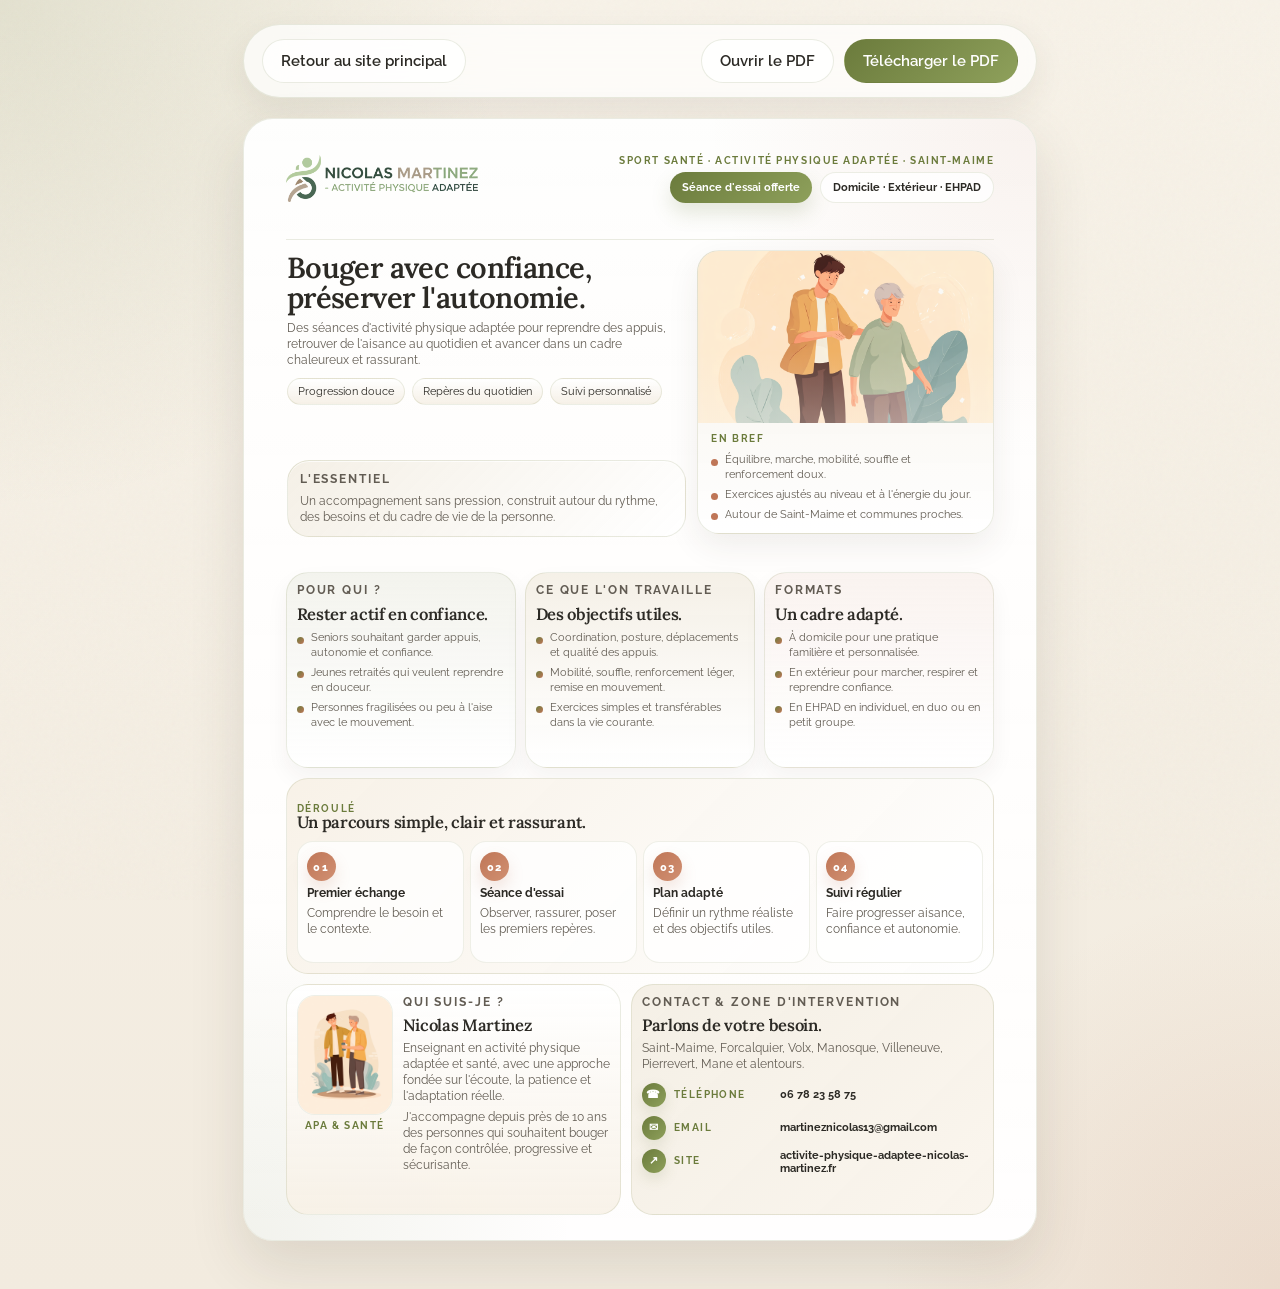
<file: brochure/index.html>
<!DOCTYPE html>
<html lang="fr">
  <head>
    <meta charset="UTF-8" />
    <meta name="viewport" content="width=device-width, initial-scale=1.0" />
    <title>Brochure Nicolas Martinez | Activité physique adaptée</title>
    <meta
      name="description"
      content="Brochure une page de Nicolas Martinez, enseignant en activité physique adaptée à Saint-Maime : accompagnement à domicile, en extérieur ou en EHPAD pour bouger avec confiance et préserver l'autonomie."
    />
    <meta name="robots" content="noindex, nofollow" />
    <link rel="canonical" href="https://www.activite-physique-adaptee-nicolas-martinez.fr/brochure/" />
    <meta name="theme-color" content="#f4efe5" />
    <meta property="og:title" content="Brochure Nicolas Martinez" />
    <meta
      property="og:description"
      content="Une brochure claire et directe pour présenter l'accompagnement en activité physique adaptée de Nicolas Martinez."
    />
    <meta property="og:type" content="website" />
    <meta property="og:url" content="https://www.activite-physique-adaptee-nicolas-martinez.fr/brochure/" />
    <meta property="og:image" content="https://www.activite-physique-adaptee-nicolas-martinez.fr/brochure/nicolas-martinez-brochure-preview.png" />
    <link rel="icon" href="../favicon.svg" type="image/svg+xml" />
    <link rel="stylesheet" href="styles.css" />
    <script>
      if (new URLSearchParams(window.location.search).has("preview")) {
        document.documentElement.classList.add("preview-mode");
      }
    </script>
  </head>
  <body>
    <div class="page-shell">
      <nav class="utility-bar screen-only" aria-label="Actions brochure">
        <a class="utility-link" href="../">Retour au site principal</a>
        <div class="utility-actions">
          <a class="utility-link" href="nicolas-martinez-brochure.pdf" target="_blank" rel="noopener">Ouvrir le PDF</a>
          <a class="utility-link utility-link--strong" href="nicolas-martinez-brochure.pdf" download>Télécharger le PDF</a>
        </div>
      </nav>

      <main class="brochure-sheet" aria-labelledby="brochure-title">
        <header class="brochure-header">
          <a class="brand" href="../" aria-label="Retour au site Nicolas Martinez">
            <img
              src="../images/logo-nicolas-martinez-apa.png"
              alt="Nicolas Martinez - Activité physique adaptée"
              width="732"
              height="180"
            />
          </a>

          <div class="header-side">
            <p class="eyebrow">Sport santé · activité physique adaptée · Saint-Maime</p>
            <div class="header-meta">
              <span class="badge">Séance d'essai offerte</span>
              <span class="header-note">Domicile · Extérieur · EHPAD</span>
            </div>
          </div>
        </header>

        <section class="hero-section">
          <div class="hero-copy">
            <h1 id="brochure-title">Bouger avec confiance,<br />préserver l'autonomie.</h1>
            <p class="lead">
              Des séances d'activité physique adaptée pour reprendre des appuis, retrouver de l'aisance au quotidien et
              avancer dans un cadre chaleureux et rassurant.
            </p>

            <ul class="tag-list" aria-label="Points clés de l'accompagnement">
              <li>Progression douce</li>
              <li>Repères du quotidien</li>
              <li>Suivi personnalisé</li>
            </ul>

            <div class="hero-note-card">
              <p class="section-tag">L'essentiel</p>
              <p>
                Un accompagnement sans pression, construit autour du rythme, des besoins et du cadre de vie de la
                personne.
              </p>
            </div>
          </div>

          <aside class="hero-panel" aria-label="Résumé brochure">
            <figure class="hero-figure">
              <img
                class="hero-image"
                src="../images/hero-parcours-equilibre.png"
                alt="Accompagnement doux en activité physique adaptée sur un parcours d'équilibre"
                width="1200"
                height="900"
              />
            </figure>
            <div class="hero-panel-body">
              <p class="section-tag">En bref</p>
              <ul class="compact-list compact-list--hero">
                <li>Équilibre, marche, mobilité, souffle et renforcement doux.</li>
                <li>Exercices ajustés au niveau et à l'énergie du jour.</li>
                <li>Autour de Saint-Maime et communes proches.</li>
              </ul>
            </div>
          </aside>
        </section>

        <section class="card-grid" aria-label="Informations principales">
          <article class="info-card info-card--sage">
            <p class="section-tag">Pour qui ?</p>
            <h2>Rester actif en confiance.</h2>
            <ul class="compact-list">
              <li>Seniors souhaitant garder appuis, autonomie et confiance.</li>
              <li>Jeunes retraités qui veulent reprendre en douceur.</li>
              <li>Personnes fragilisées ou peu à l'aise avec le mouvement.</li>
            </ul>
          </article>

          <article class="info-card info-card--cream">
            <p class="section-tag">Ce que l'on travaille</p>
            <h2>Des objectifs utiles.</h2>
            <ul class="compact-list">
              <li>Coordination, posture, déplacements et qualité des appuis.</li>
              <li>Mobilité, souffle, renforcement léger, remise en mouvement.</li>
              <li>Exercices simples et transférables dans la vie courante.</li>
            </ul>
          </article>

          <article class="info-card info-card--warm">
            <p class="section-tag">Formats</p>
            <h2>Un cadre adapté.</h2>
            <ul class="compact-list">
              <li>À domicile pour une pratique familière et personnalisée.</li>
              <li>En extérieur pour marcher, respirer et reprendre confiance.</li>
              <li>En EHPAD en individuel, en duo ou en petit groupe.</li>
            </ul>
          </article>
        </section>

        <section class="steps-section" aria-labelledby="steps-title">
          <div class="section-heading section-heading--inline">
            <div>
              <p class="section-tag">Déroulé</p>
              <h2 id="steps-title">Un parcours simple, clair et rassurant.</h2>
            </div>
          </div>

          <ol class="steps-list">
            <li>
              <span class="step-number">01</span>
              <strong>Premier échange</strong>
              <p>Comprendre le besoin et le contexte.</p>
            </li>
            <li>
              <span class="step-number">02</span>
              <strong>Séance d'essai</strong>
              <p>Observer, rassurer, poser les premiers repères.</p>
            </li>
            <li>
              <span class="step-number">03</span>
              <strong>Plan adapté</strong>
              <p>Définir un rythme réaliste et des objectifs utiles.</p>
            </li>
            <li>
              <span class="step-number">04</span>
              <strong>Suivi régulier</strong>
              <p>Faire progresser aisance, confiance et autonomie.</p>
            </li>
          </ol>
        </section>

        <section class="contact-grid" aria-label="Présentation et contact">
          <article class="contact-card contact-card--bio">
            <div class="bio-layout">
              <figure class="bio-photo-card">
                <img src="../images/story-coach-halteres.png" alt="Nicolas Martinez" />
                <figcaption>APA & santé</figcaption>
              </figure>

              <div class="bio-copy">
                <p class="section-tag">Qui suis-je ?</p>
                <h2>Nicolas Martinez</h2>
                <p>
                  Enseignant en activité physique adaptée et santé, avec une approche fondée sur l'écoute, la patience et
                  l'adaptation réelle.
                </p>
                <p>
                  J'accompagne depuis près de 10 ans des personnes qui souhaitent bouger de façon contrôlée, progressive et sécurisante.
                </p>
              </div>
            </div>
          </article>

          <article class="contact-card contact-card--warm contact-card--contact">
            <div class="contact-card-top">
              <p class="section-tag">Contact & zone d'intervention</p>
              <h2>Parlons de votre besoin.</h2>
              <p>
                Saint-Maime, Forcalquier, Volx, Manosque, Villeneuve, Pierrevert, Mane et alentours.
              </p>
            </div>

            <dl class="contact-list">
              <div class="contact-row">
                <dt>
                  <span class="contact-icon" aria-hidden="true">☎</span>
                  <span>Téléphone</span>
                </dt>
                <dd><a href="tel:+33678235875">06 78 23 58 75</a></dd>
              </div>
              <div class="contact-row">
                <dt>
                  <span class="contact-icon" aria-hidden="true">✉</span>
                  <span>Email</span>
                </dt>
                <dd><a href="mailto:martineznicolas13@gmail.com">martineznicolas13@gmail.com</a></dd>
              </div>
              <div class="contact-row contact-row--site">
                <dt>
                  <span class="contact-icon" aria-hidden="true">↗</span>
                  <span>Site</span>
                </dt>
                <dd><a href="https://www.activite-physique-adaptee-nicolas-martinez.fr/">activite-physique-adaptee-nicolas-martinez.fr</a></dd>
              </div>
            </dl>
          </article>
        </section>
      </main>
    </div>
  </body>
</html>
</file>
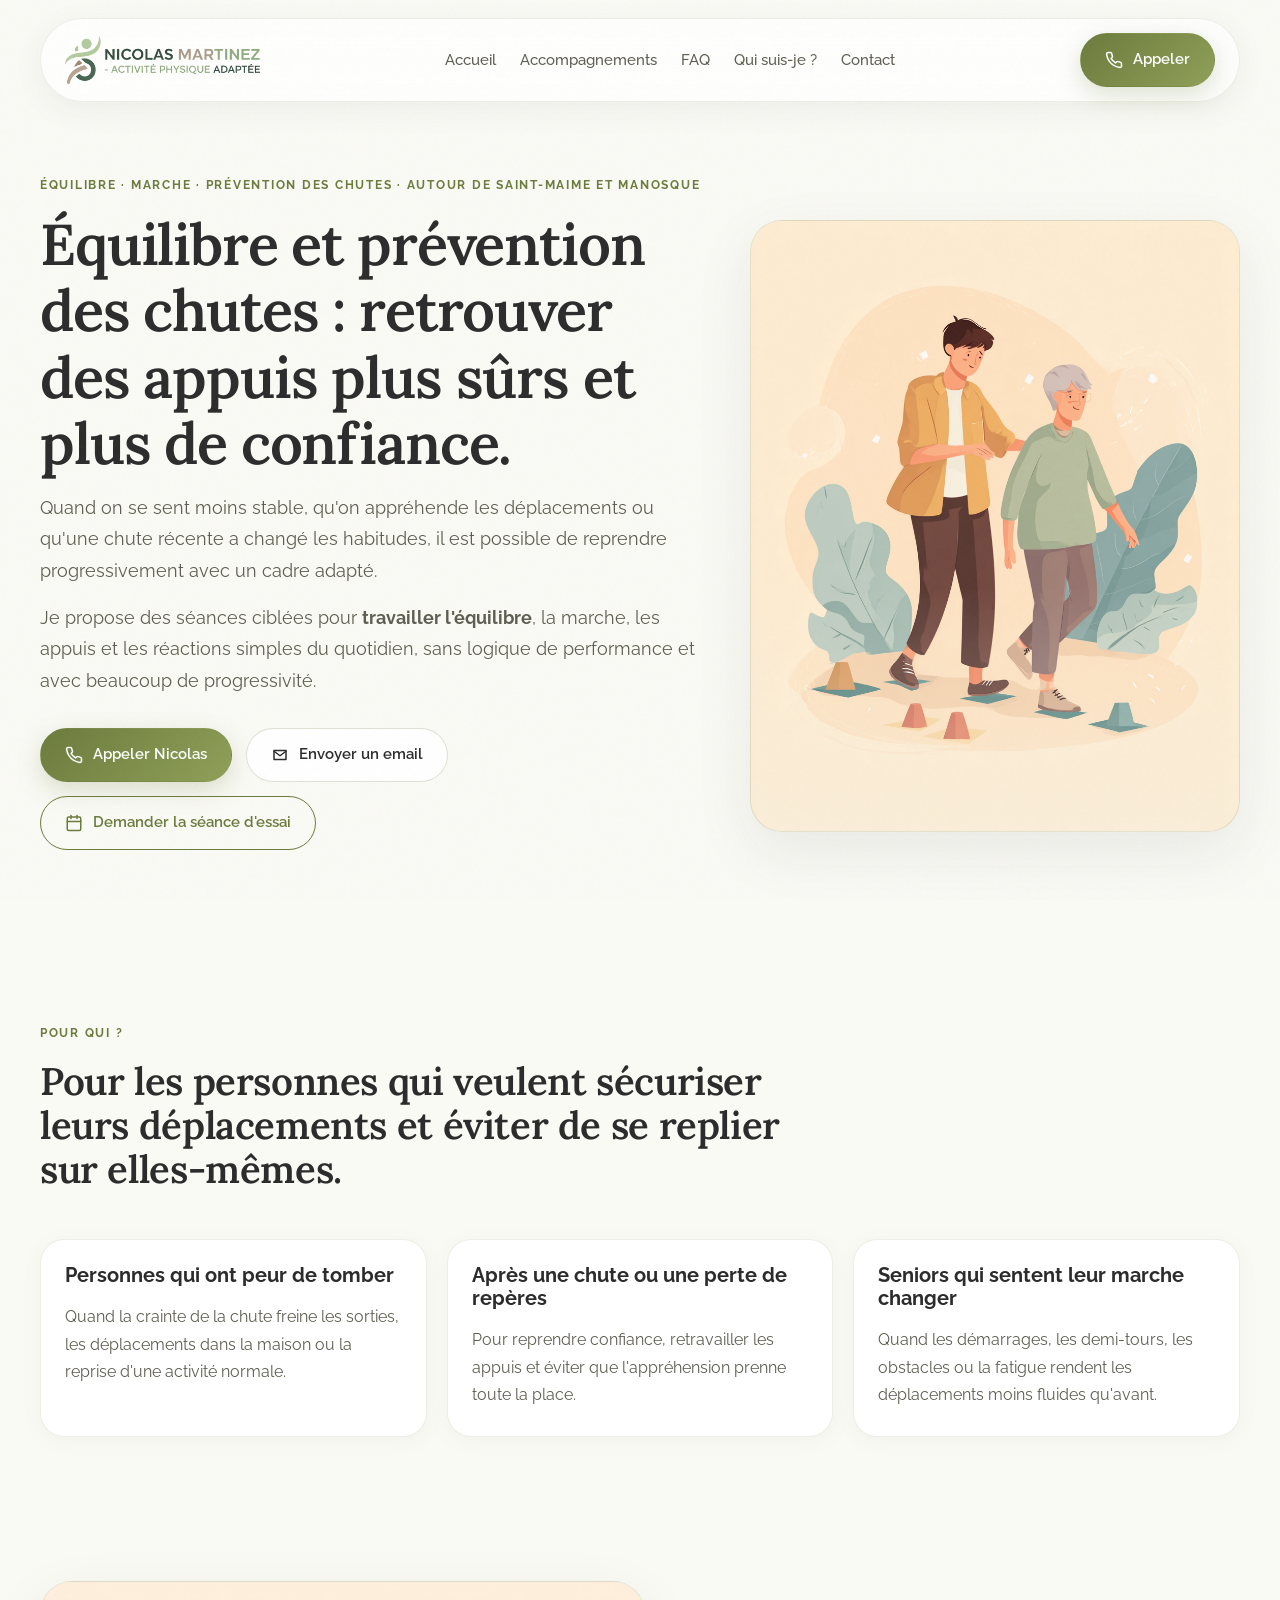
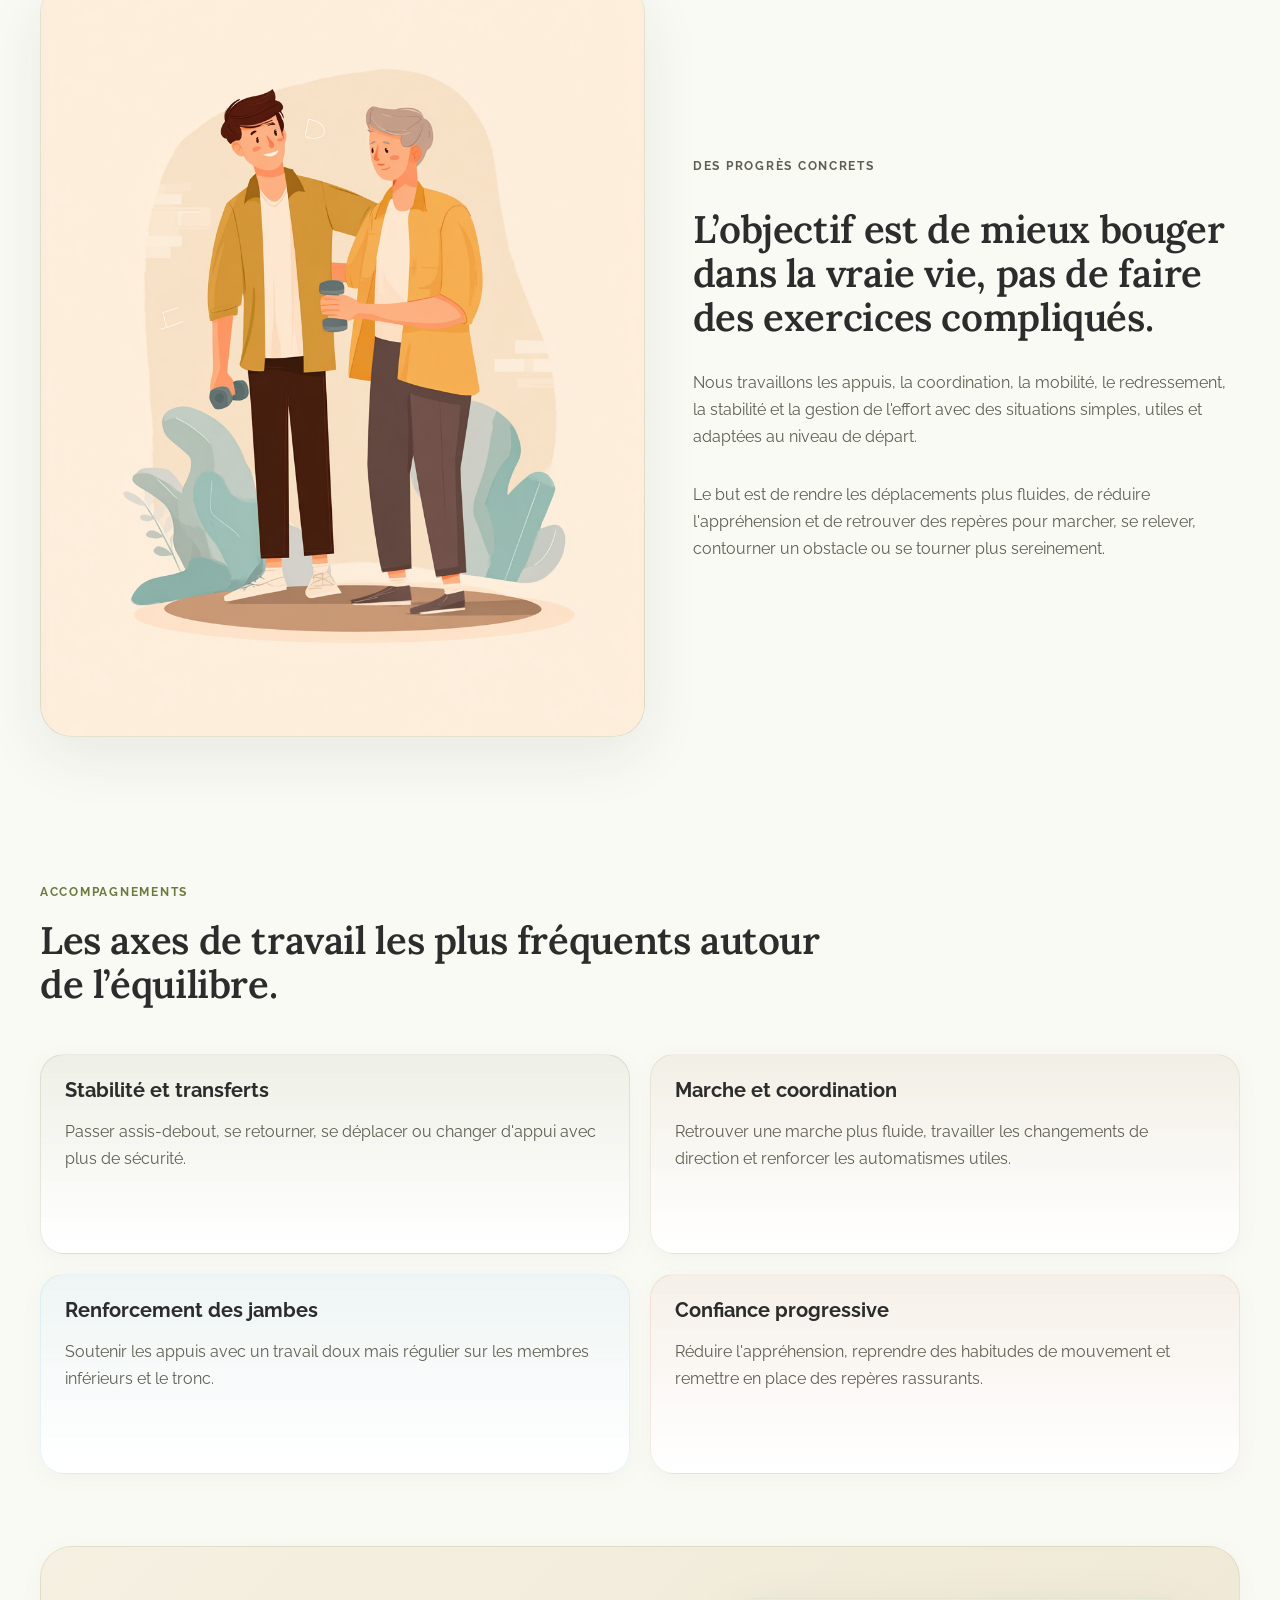
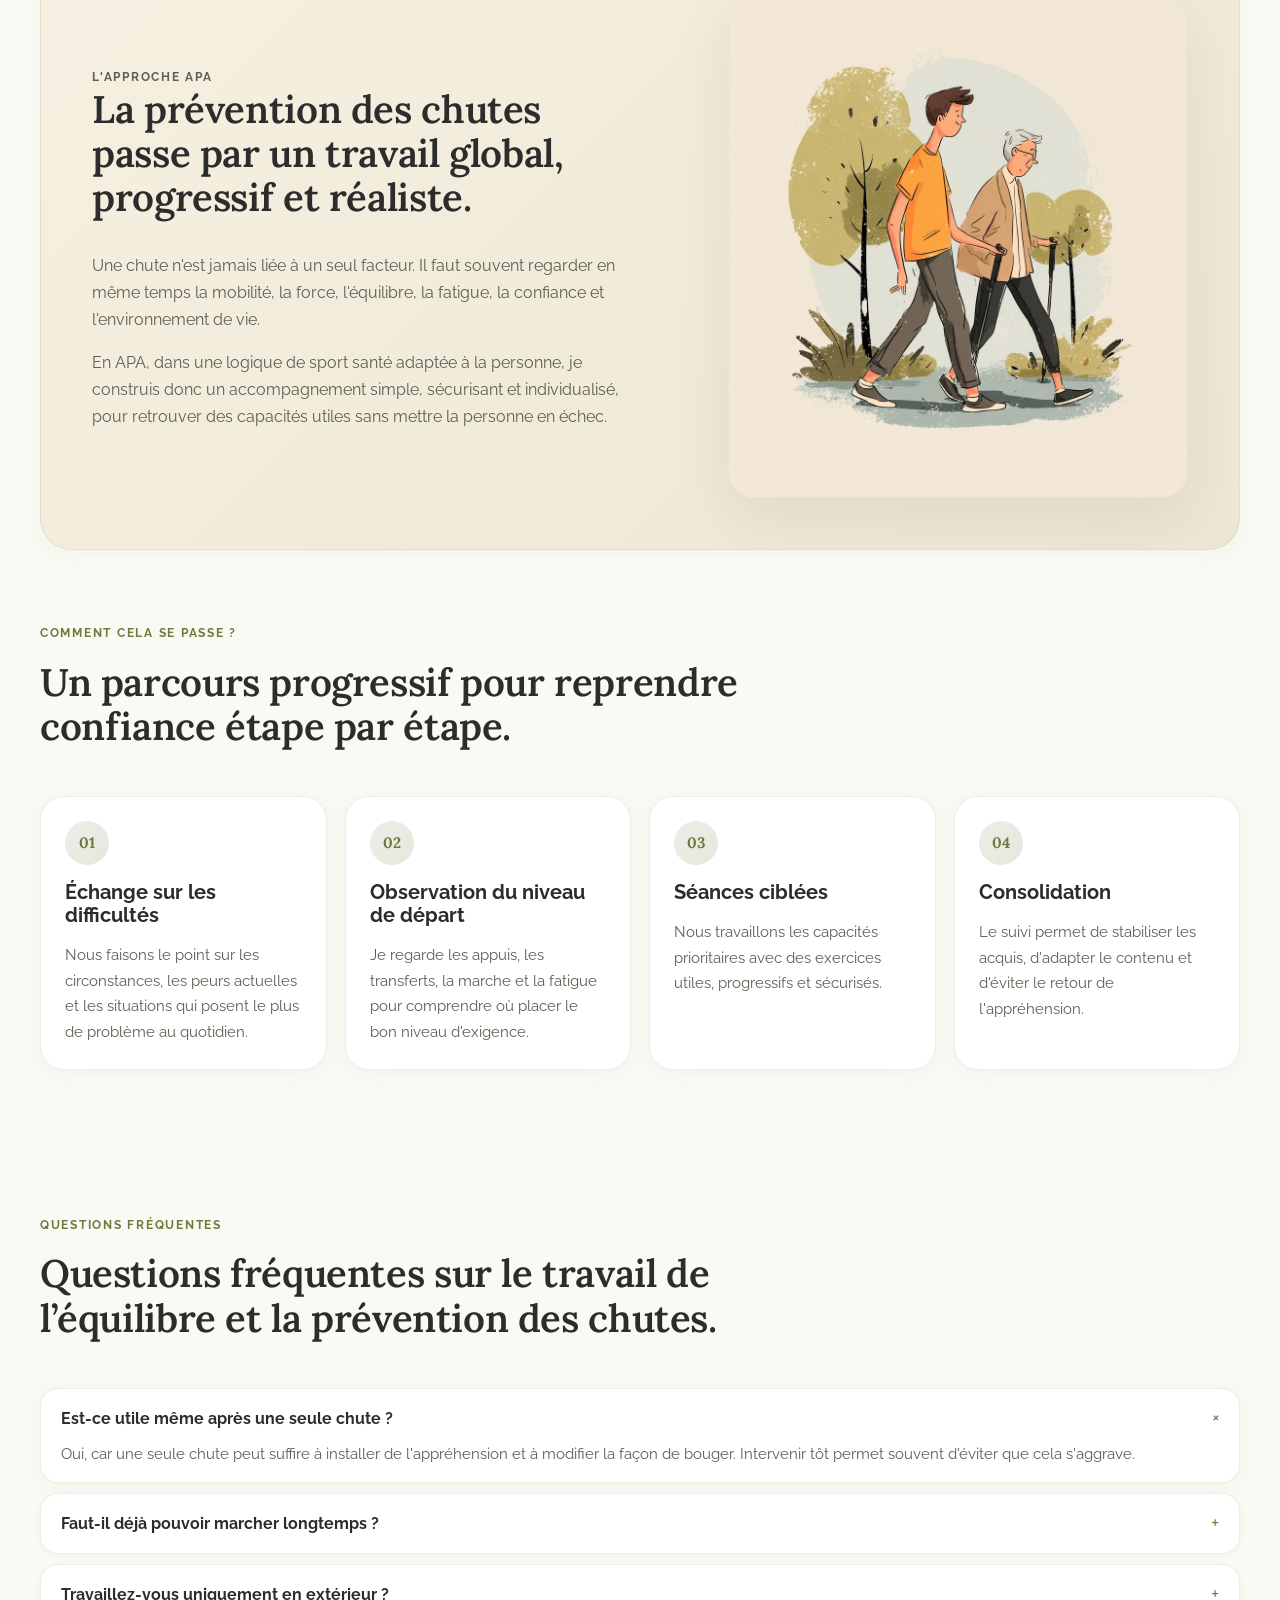
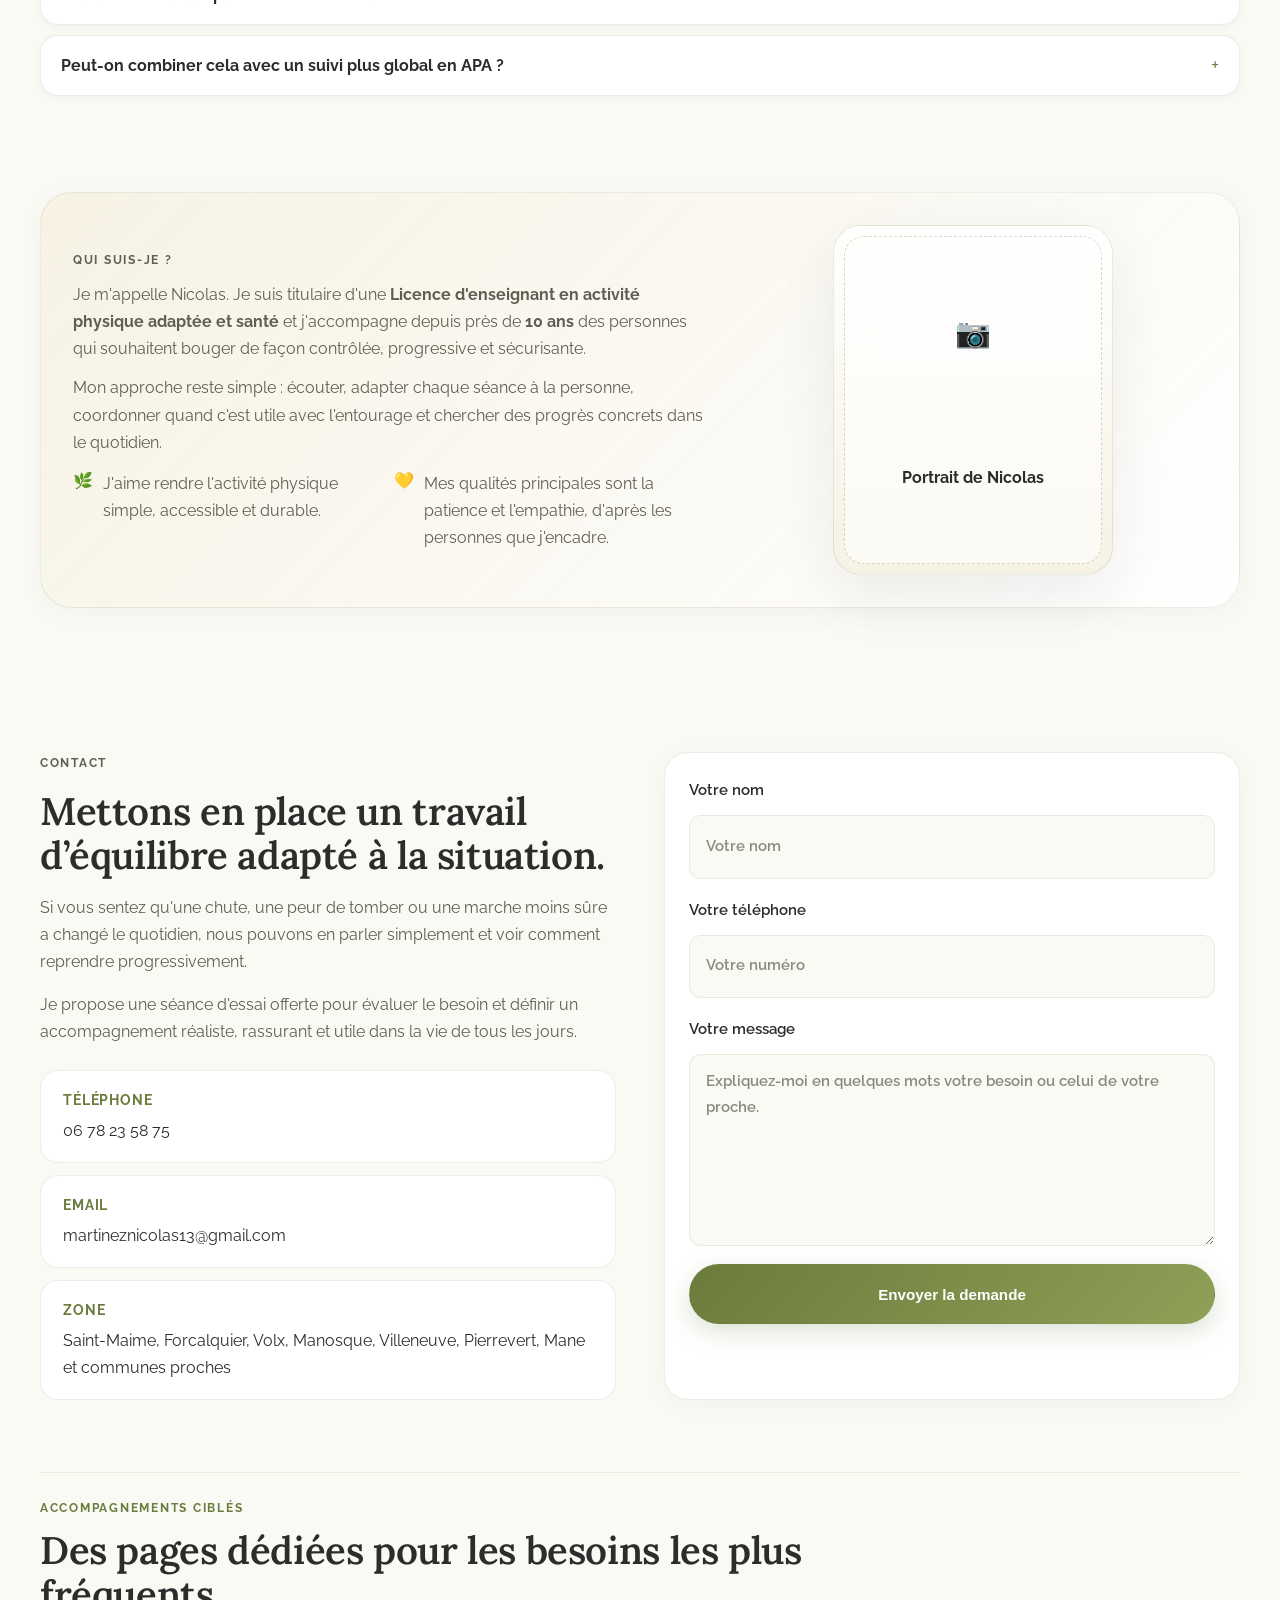
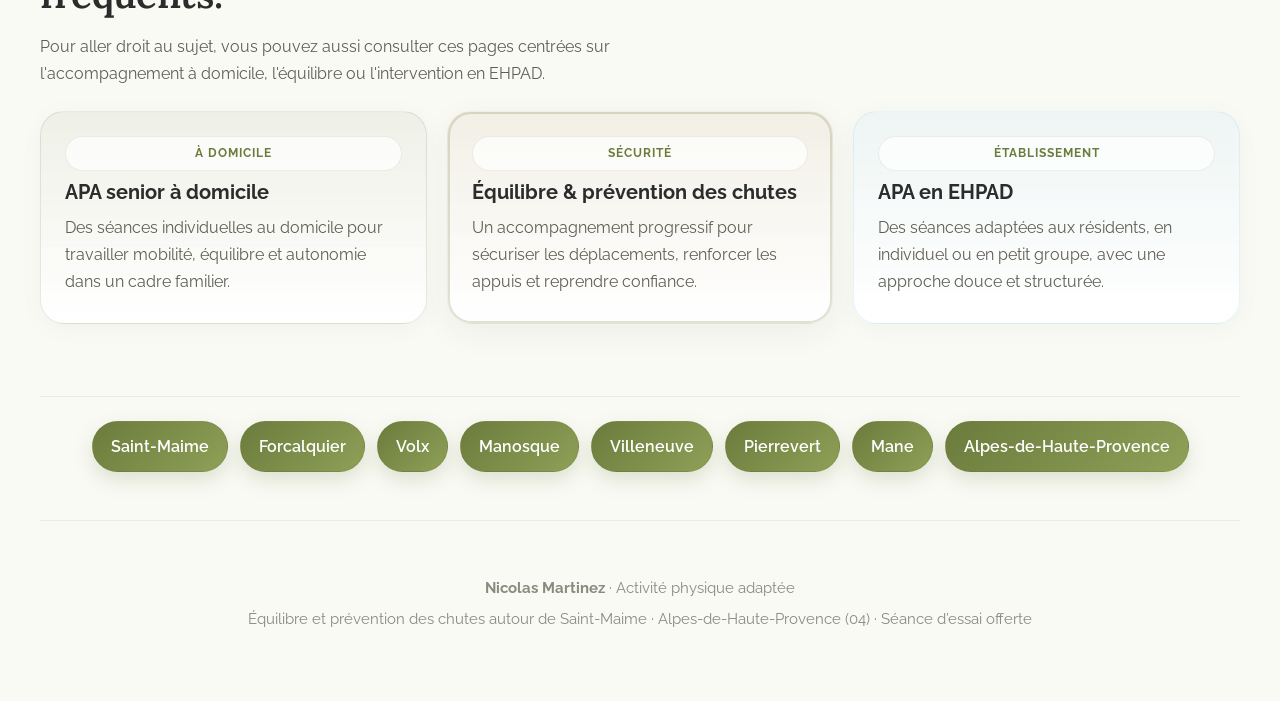
<file: equilibre-prevention-chutes/index.html>
<!DOCTYPE html>
<html lang="fr">
  <head>
    <meta charset="UTF-8" />
    <meta name="viewport" content="width=device-width, initial-scale=1.0" />
    <title>Équilibre et prévention des chutes dans le 04 | Nicolas Martinez</title>
    <meta name="description" content="Séances d'équilibre et prévention des chutes autour de Saint-Maime, Forcalquier, Volx et Manosque : travail progressif des appuis, de la marche et de la confiance. Approche sport santé adaptée et personnalisée." />
    <meta name="keywords" content="équilibre senior, prévention des chutes, activité physique adaptée, marche, appuis, Saint-Maime, Forcalquier, Manosque, Nicolas Martinez, sport santé" />
    <meta name="robots" content="index, follow" />
    <link rel="canonical" href="https://www.activite-physique-adaptee-nicolas-martinez.fr/equilibre-prevention-chutes/" />
    <meta name="theme-color" content="#FAFAF5" />
    <meta property="og:title" content="Équilibre et prévention des chutes dans le 04 | Nicolas Martinez" />
    <meta property="og:description" content="Un accompagnement progressif pour travailler l'équilibre, sécuriser les déplacements et reprendre confiance après une chute ou une période de fragilité. Approche sport santé adaptée et personnalisée." />
    <meta property="og:type" content="website" />
    <meta property="og:url" content="https://www.activite-physique-adaptee-nicolas-martinez.fr/equilibre-prevention-chutes/" />
    <link rel="icon" href="../favicon.svg" type="image/svg+xml" />
    <link rel="stylesheet" href="../styles.css" />
    <script type="application/ld+json">
      {
        "@context": "https://schema.org",
        "@graph": [
          {
            "@type": "ProfessionalService",
            "@id": "https://www.activite-physique-adaptee-nicolas-martinez.fr/equilibre-prevention-chutes/#business",
            "name": "Nicolas Martinez - Équilibre et prévention des chutes",
            "url": "https://www.activite-physique-adaptee-nicolas-martinez.fr/equilibre-prevention-chutes/",
            "image": "https://www.activite-physique-adaptee-nicolas-martinez.fr/images/hero-parcours-equilibre.png",
            "telephone": "+336****5875",
            "email": "martineznicolas13@gmail.com",
            "description": "Enseignant en activité physique adaptée proposant des séances ciblées sur l'équilibre, la marche et la prévention des chutes autour de Saint-Maime, Forcalquier, Volx et Manosque. Cette approche s'inscrit aussi dans le champ du sport santé.",
            "address": {
              "@type": "PostalAddress",
              "addressLocality": "Saint-Maime",
              "postalCode": "04300",
              "addressCountry": "FR"
            },
            "founder": {
              "@type": "Person",
              "name": "Nicolas Martinez"
            },
            "areaServed": [
              {
                "@type": "City",
                "name": "Saint-Maime"
              },
              {
                "@type": "City",
                "name": "Forcalquier"
              },
              {
                "@type": "City",
                "name": "Volx"
              },
              {
                "@type": "City",
                "name": "Manosque"
              },
              {
                "@type": "City",
                "name": "Villeneuve"
              },
              {
                "@type": "City",
                "name": "Pierrevert"
              },
              {
                "@type": "City",
                "name": "Mane"
              },
              {
                "@type": "AdministrativeArea",
                "name": "Alpes-de-Haute-Provence"
              }
            ],
            "availableLanguage": "fr",
            "serviceType": [
              "Sport santé",
          "Travail de l’équilibre",
          "Prévention des chutes",
          "Reprise de confiance à la marche",
          "Activité physique adaptée senior",
          "Séances de mobilité sécurisée"
            ],
            "hasOfferCatalog": {
              "@type": "OfferCatalog",
              "name": "Accompagnements équilibre et prévention des chutes",
              "itemListElement": [
                {
                  "@type": "Offer",
                  "itemOffered": {
                    "@type": "Service",
                    "name": "Stabilité et transferts",
                    "description": "Passer assis-debout, se retourner, se déplacer ou changer d'appui avec plus de sécurité. Cette approche s'inscrit aussi dans le champ du sport santé."
                  }
                },
                {
                  "@type": "Offer",
                  "itemOffered": {
                    "@type": "Service",
                    "name": "Marche et coordination",
                    "description": "Retrouver une marche plus fluide, travailler les changements de direction et renforcer les automatismes utiles. Cette approche s'inscrit aussi dans le champ du sport santé."
                  }
                },
                {
                  "@type": "Offer",
                  "itemOffered": {
                    "@type": "Service",
                    "name": "Renforcement des jambes",
                    "description": "Soutenir les appuis avec un travail doux mais régulier sur les membres inférieurs et le tronc. Cette approche s'inscrit aussi dans le champ du sport santé."
                  }
                },
                {
                  "@type": "Offer",
                  "itemOffered": {
                    "@type": "Service",
                    "name": "Confiance progressive",
                    "description": "Réduire l'appréhension, reprendre des habitudes de mouvement et remettre en place des repères rassurants. Cette approche s'inscrit aussi dans le champ du sport santé."
                  }
                }
              ]
            }
          },
          {
            "@type": "FAQPage",
            "@id": "https://www.activite-physique-adaptee-nicolas-martinez.fr/equilibre-prevention-chutes/#faq",
            "mainEntity": [
              {
                "@type": "Question",
                "name": "Est-ce utile même après une seule chute ?",
                "acceptedAnswer": {
                  "@type": "Answer",
                  "text": "Oui, car une seule chute peut suffire à installer de l'appréhension et à modifier la façon de bouger. Intervenir tôt permet souvent d'éviter que cela s'aggrave."
                }
              },
              {
                "@type": "Question",
                "name": "Faut-il déjà pouvoir marcher longtemps ?",
                "acceptedAnswer": {
                  "@type": "Answer",
                  "text": "Non. Le travail démarre à partir des capacités du moment et peut se faire avec des exercices très progressifs, y compris en intérieur."
                }
              },
              {
                "@type": "Question",
                "name": "Travaillez-vous uniquement en extérieur ?",
                "acceptedAnswer": {
                  "@type": "Answer",
                  "text": "Non. Selon la situation, le travail peut se faire à domicile, dehors ou dans les deux contextes pour rester cohérent avec les besoins réels."
                }
              },
              {
                "@type": "Question",
                "name": "Peut-on combiner cela avec un suivi plus global en APA ?",
                "acceptedAnswer": {
                  "@type": "Answer",
                  "text": "Oui. Le travail de l'équilibre peut parfaitement s'intégrer à un accompagnement plus large autour de la mobilité, de l'autonomie et de la reprise d'activité."
                }
              }
            ]
          }
        ]
      }
    </script>
  </head>
  <body>
    <div class="page-shell">
      <header class="site-header">
        <a href="../" class="brand">
          <img
            class="brand-logo"
            src="../images/logo-nicolas-martinez-apa.png"
            alt="Nicolas Martinez - Activité physique adaptée"
            width="732"
            height="180"
            decoding="async"
          />
          <span class="brand-name brand-name-mobile">Nicolas Martinez</span>
        </a>
        <nav class="site-nav" aria-label="Navigation principale">
          <a href="../">Accueil</a>
          <a href="#services">Accompagnements</a>
          <a href="#faq">FAQ</a>
          <a href="#apropos">Qui suis-je ?</a>
          <a href="#contact">Contact</a>
        </nav>
        <a class="header-cta js-call-trigger" href="tel:0678235875">
          <svg xmlns="http://www.w3.org/2000/svg" width="18" height="18" viewBox="0 0 24 24" fill="none" stroke="currentColor" stroke-width="2" stroke-linecap="round" stroke-linejoin="round" aria-hidden="true"><path d="M22 16.92v3a2 2 0 0 1-2.18 2 19.79 19.79 0 0 1-8.63-3.07 19.5 19.5 0 0 1-6-6 19.79 19.79 0 0 1-3.07-8.67A2 2 0 0 1 4.11 2h3a2 2 0 0 1 2 1.72 12.84 12.84 0 0 0 .7 2.81 2 2 0 0 1-.45 2.11L8.09 9.91a16 16 0 0 0 6 6l1.27-1.27a2 2 0 0 1 2.11-.45 12.84 12.84 0 0 0 2.81.7A2 2 0 0 1 22 16.92z"/></svg>
          Appeler
        </a>
      </header>

      <main id="top">
        <section class="hero section">
          <div class="hero-copy">
            <p class="eyebrow">Équilibre · Marche · Prévention des chutes · Autour de Saint-Maime et Manosque</p>
            <h1>Équilibre et prévention des chutes : retrouver des appuis plus sûrs et plus de confiance.</h1>
            <p class="lead">Quand on se sent moins stable, qu'on appréhende les déplacements ou qu'une chute récente a changé les habitudes, il est possible de reprendre progressivement avec un cadre adapté.</p>
            <p class="lead secondary">Je propose des séances ciblées pour <strong>travailler l'équilibre</strong>, la marche, les appuis et les réactions simples du quotidien, sans logique de performance et avec beaucoup de progressivité.</p>
            <div class="hero-actions">
              <a class="button primary js-call-trigger" href="tel:0678235875">
                <svg xmlns="http://www.w3.org/2000/svg" width="18" height="18" viewBox="0 0 24 24" fill="none" stroke="currentColor" stroke-width="2" stroke-linecap="round" stroke-linejoin="round" aria-hidden="true"><path d="M22 16.92v3a2 2 0 0 1-2.18 2 19.79 19.79 0 0 1-8.63-3.07 19.5 19.5 0 0 1-6-6 19.79 19.79 0 0 1-3.07-8.67A2 2 0 0 1 4.11 2h3a2 2 0 0 1 2 1.72 12.84 12.84 0 0 0 .7 2.81 2 2 0 0 1-.45 2.11L8.09 9.91a16 16 0 0 0 6 6l1.27-1.27a2 2 0 0 1 2.11-.45 12.84 12.84 0 0 0 2.81.7A2 2 0 0 1 22 16.92z"/></svg>
                Appeler Nicolas
              </a>
              <a class="button secondary" href="mailto:martineznicolas13@gmail.com?subject=Demande%20%C3%A9quilibre%20et%20pr%C3%A9vention%20des%20chutes&amp;body=Bonjour%20Nicolas%2C%0A%0AJe%20souhaite%20en%20savoir%20plus%20sur%20votre%20accompagnement%20%C3%A9quilibre%20et%20pr%C3%A9vention%20des%20chutes.">
                <svg xmlns="http://www.w3.org/2000/svg" width="18" height="18" viewBox="0 0 24 24" fill="none" stroke="currentColor" stroke-width="2" stroke-linecap="round" stroke-linejoin="round" aria-hidden="true"><path d="M4 4h16v16H4z" opacity="0"/><path d="M4 6h16v12H4z"/><path d="m4 7 8 6 8-6"/></svg>
                Envoyer un email
              </a>
              <a class="button ghost" href="#contact">
                <svg xmlns="http://www.w3.org/2000/svg" width="18" height="18" viewBox="0 0 24 24" fill="none" stroke="currentColor" stroke-width="2" stroke-linecap="round" stroke-linejoin="round" aria-hidden="true"><rect x="3" y="4" width="18" height="18" rx="2" ry="2"/><line x1="16" y1="2" x2="16" y2="6"/><line x1="8" y1="2" x2="8" y2="6"/><line x1="3" y1="10" x2="21" y2="10"/></svg>
                Demander la séance d'essai
              </a>
            </div>
          </div>

          <aside class="hero-visual" aria-label="Accompagnement en équilibre et prévention des chutes">
            <img
              class="hero-photo"
              src="../images/hero-parcours-equilibre.png"
              alt="Coach en activité physique adaptée qui accompagne une senior sur un parcours d'équilibre et de marche"
              width="960"
              height="1200"
              decoding="async"
            />
          </aside>
        </section>

        <section class="section reveal" id="publics">
          <div class="section-heading">
            <p class="eyebrow">Pour qui ?</p>
            <h2>Pour les personnes qui veulent sécuriser leurs déplacements et éviter de se replier sur elles-mêmes.</h2>
          </div>
          <div class="cards-grid three">

            <article class="info-card">
              <h3>Personnes qui ont peur de tomber</h3>
              <p>Quand la crainte de la chute freine les sorties, les déplacements dans la maison ou la reprise d'une activité normale.</p>
            </article>

            <article class="info-card">
              <h3>Après une chute ou une perte de repères</h3>
              <p>Pour reprendre confiance, retravailler les appuis et éviter que l'appréhension prenne toute la place.</p>
            </article>

            <article class="info-card">
              <h3>Seniors qui sentent leur marche changer</h3>
              <p>Quand les démarrages, les demi-tours, les obstacles ou la fatigue rendent les déplacements moins fluides qu'avant.</p>
            </article>
          </div>
        </section>

        <section class="section image-story reveal" aria-label="Travail de l équilibre, de la marche et des appuis">
          <div class="story-photo">
            <video
              class="story-video"
              autoplay
              loop
              muted
              playsinline
              preload="metadata"
              poster="../images/story-coach-halteres.png"
              width="560"
              height="704"
              aria-label="Vidéo en boucle montrant un accompagnement doux en activité physique adaptée"
            >
              <source src="../images/seance-apa-galerie.mp4" type="video/mp4" />
              Votre navigateur ne prend pas en charge la lecture vidéo intégrée.
            </video>
          </div>
          <div class="story-copy">
            <p class="eyebrow">Des progrès concrets</p>
            <h2>L’objectif est de mieux bouger dans la vraie vie, pas de faire des exercices compliqués.</h2>
            <p>Nous travaillons les appuis, la coordination, la mobilité, le redressement, la stabilité et la gestion de l'effort avec des situations simples, utiles et adaptées au niveau de départ.</p>
            <p>Le but est de rendre les déplacements plus fluides, de réduire l'appréhension et de retrouver des repères pour marcher, se relever, contourner un obstacle ou se tourner plus sereinement.</p>
          </div>
        </section>

        <section class="section reveal" id="services">
          <div class="section-heading">
            <p class="eyebrow">Accompagnements</p>
            <h2>Les axes de travail les plus fréquents autour de l’équilibre.</h2>
          </div>
          <div class="cards-grid two">

            <article class="service-card accent-sage">
              <h3>Stabilité et transferts</h3>
              <p>Passer assis-debout, se retourner, se déplacer ou changer d'appui avec plus de sécurité.</p>
            </article>

            <article class="service-card accent-sand">
              <h3>Marche et coordination</h3>
              <p>Retrouver une marche plus fluide, travailler les changements de direction et renforcer les automatismes utiles.</p>
            </article>

            <article class="service-card accent-blue">
              <h3>Renforcement des jambes</h3>
              <p>Soutenir les appuis avec un travail doux mais régulier sur les membres inférieurs et le tronc.</p>
            </article>

            <article class="service-card accent-rose">
              <h3>Confiance progressive</h3>
              <p>Réduire l'appréhension, reprendre des habitudes de mouvement et remettre en place des repères rassurants.</p>
            </article>
          </div>
        </section>

        <section class="section soft-panel reveal" id="apa">
          <div class="apa-layout">
            <div class="apa-copy">
              <div class="apa-copy-inner">
                <div class="section-heading compact">
                  <p class="eyebrow">L'approche APA</p>
                  <h2>La prévention des chutes passe par un travail global, progressif et réaliste.</h2>
                </div>
                <p>Une chute n'est jamais liée à un seul facteur. Il faut souvent regarder en même temps la mobilité, la force, l'équilibre, la fatigue, la confiance et l'environnement de vie.</p>
                <p>En APA, dans une logique de sport santé adaptée à la personne, je construis donc un accompagnement simple, sécurisant et individualisé, pour retrouver des capacités utiles sans mettre la personne en échec.</p>
              </div>
            </div>
            <figure class="apa-visual">
              <img
                src="../images/apa-section-accompagnement.jpg"
                alt="Illustration d'un accompagnement en activité physique adaptée axé sur la marche et l'autonomie"
                width="1024"
                height="1024"
                loading="lazy"
                decoding="async"
              />
            </figure>
          </div>
        </section>

        <section class="section reveal" id="methode">
          <div class="section-heading">
            <p class="eyebrow">Comment cela se passe ?</p>
            <h2>Un parcours progressif pour reprendre confiance étape par étape.</h2>
          </div>
          <div class="steps-grid">

            <article>
              <span>01</span>
              <h3>Échange sur les difficultés</h3>
              <p>Nous faisons le point sur les circonstances, les peurs actuelles et les situations qui posent le plus de problème au quotidien.</p>
            </article>

            <article>
              <span>02</span>
              <h3>Observation du niveau de départ</h3>
              <p>Je regarde les appuis, les transferts, la marche et la fatigue pour comprendre où placer le bon niveau d'exigence.</p>
            </article>

            <article>
              <span>03</span>
              <h3>Séances ciblées</h3>
              <p>Nous travaillons les capacités prioritaires avec des exercices utiles, progressifs et sécurisés.</p>
            </article>

            <article>
              <span>04</span>
              <h3>Consolidation</h3>
              <p>Le suivi permet de stabiliser les acquis, d'adapter le contenu et d'éviter le retour de l'appréhension.</p>
            </article>
          </div>
        </section>

        <section class="section reveal" id="faq">
          <div class="section-heading">
            <p class="eyebrow">Questions fréquentes</p>
            <h2>Questions fréquentes sur le travail de l’équilibre et la prévention des chutes.</h2>
          </div>
          <div class="faq-list">

            <details open>
              <summary>Est-ce utile même après une seule chute ?</summary>
              <p>Oui, car une seule chute peut suffire à installer de l'appréhension et à modifier la façon de bouger. Intervenir tôt permet souvent d'éviter que cela s'aggrave.</p>
            </details>

            <details>
              <summary>Faut-il déjà pouvoir marcher longtemps ?</summary>
              <p>Non. Le travail démarre à partir des capacités du moment et peut se faire avec des exercices très progressifs, y compris en intérieur.</p>
            </details>

            <details>
              <summary>Travaillez-vous uniquement en extérieur ?</summary>
              <p>Non. Selon la situation, le travail peut se faire à domicile, dehors ou dans les deux contextes pour rester cohérent avec les besoins réels.</p>
            </details>

            <details>
              <summary>Peut-on combiner cela avec un suivi plus global en APA ?</summary>
              <p>Oui. Le travail de l'équilibre peut parfaitement s'intégrer à un accompagnement plus large autour de la mobilité, de l'autonomie et de la reprise d'activité.</p>
            </details>
          </div>
        </section>

        <section class="section about-section reveal" id="apropos">
          <div class="about-card">
            <div class="about-copy">
              <p class="eyebrow">Qui suis-je ?</p>
              <p class="about-intro">
                Je m'appelle Nicolas. Je suis titulaire d'une <strong>Licence d'enseignant en activité physique adaptée et santé</strong>
                et j'accompagne depuis près de <strong>10 ans</strong> des personnes qui souhaitent bouger de façon contrôlée,
                progressive et sécurisante.
              </p>
              <p>
                Mon approche reste simple : écouter, adapter chaque séance à la personne, coordonner quand c'est utile avec l'entourage et chercher des progrès concrets dans le quotidien.
              </p>
              <ul class="about-notes" aria-label="Repères sur Nicolas Martinez">
                <li><span aria-hidden="true">🌿</span> J'aime rendre l'activité physique simple, accessible et durable.</li>
                <li><span aria-hidden="true">💛</span> Mes qualités principales sont la patience et l'empathie, d'après les personnes que j'encadre.</li>
              </ul>
            </div>
            <div class="about-portrait" aria-label="Emplacement réservé pour le portrait de Nicolas Martinez">
              <div class="about-portrait-frame">
                <div class="about-portrait-placeholder">
                  <span class="about-portrait-icon" aria-hidden="true">📷</span>
                  <p>Portrait de Nicolas</p>
                </div>
              </div>
            </div>
          </div>
        </section>

        <section class="section contact-section reveal" id="contact">
          <div class="contact-copy">
            <p class="eyebrow">Contact</p>
            <h2>Mettons en place un travail d’équilibre adapté à la situation.</h2>
            <p>Si vous sentez qu'une chute, une peur de tomber ou une marche moins sûre a changé le quotidien, nous pouvons en parler simplement et voir comment reprendre progressivement.</p>
            <p>Je propose une séance d'essai offerte pour évaluer le besoin et définir un accompagnement réaliste, rassurant et utile dans la vie de tous les jours.</p>
            <div class="contact-cards">
              <a href="tel:0678235875" id="contact-phone-card">
                <strong>Téléphone</strong>
                <span>06 78 23 58 75</span>
              </a>
              <a href="mailto:martineznicolas13@gmail.com?subject=Demande%20%C3%A9quilibre%20et%20pr%C3%A9vention%20des%20chutes">
                <strong>Email</strong>
                <span>martineznicolas13@gmail.com</span>
              </a>
              <div>
                <strong>Zone</strong>
                <span>Saint-Maime, Forcalquier, Volx, Manosque, Villeneuve, Pierrevert, Mane et communes proches</span>
              </div>
            </div>
          </div>

          <form class="contact-form" id="contact-form" action="https://formspree.io/f/xykljzaa" method="POST">
            <input type="hidden" name="_subject" value="Demande d'accompagnement - équilibre et prévention des chutes - site Nicolas Martinez" />
            <label>
              Votre nom
              <input type="text" name="name" placeholder="Votre nom" required />
            </label>
            <label>
              Votre téléphone
              <input type="tel" name="phone" placeholder="Votre numéro" />
            </label>
            <label>
              Votre message
              <textarea
                name="message"
                rows="6"
                placeholder="Expliquez-moi en quelques mots votre besoin ou celui de votre proche."
                required
              ></textarea>
            </label>
            <button type="submit" class="button primary wide">Envoyer la demande</button>
            <p class="form-status" id="form-status" role="status" aria-live="polite"></p>
          </form>
        </section>

        <section class="section intent-links-section reveal" aria-labelledby="accompagnements-cibles-title">
          <div class="local-links-wrap intent-links-wrap">
            <div class="section-heading compact">
              <p class="eyebrow">Accompagnements ciblés</p>
              <h2 id="accompagnements-cibles-title">Des pages dédiées pour les besoins les plus fréquents.</h2>
              <p class="local-links-copy">Pour aller droit au sujet, vous pouvez aussi consulter ces pages centrées sur l'accompagnement à domicile, l'équilibre ou l'intervention en EHPAD.</p>
            </div>
            <div class="cards-grid three intent-link-grid">

              <a class="service-card intent-link-card accent-sage" href="../apa-senior-domicile/">
                <span class="intent-link-tag">À domicile</span>
                <h3>APA senior à domicile</h3>
                <p>Des séances individuelles au domicile pour travailler mobilité, équilibre et autonomie dans un cadre familier.</p>
              </a>

              <a class="service-card intent-link-card accent-sand is-current" href="../equilibre-prevention-chutes/" aria-current="page">
                <span class="intent-link-tag">Sécurité</span>
                <h3>Équilibre & prévention des chutes</h3>
                <p>Un accompagnement progressif pour sécuriser les déplacements, renforcer les appuis et reprendre confiance.</p>
              </a>

              <a class="service-card intent-link-card accent-blue" href="../apa-ehpad/">
                <span class="intent-link-tag">Établissement</span>
                <h3>APA en EHPAD</h3>
                <p>Des séances adaptées aux résidents, en individuel ou en petit groupe, avec une approche douce et structurée.</p>
              </a>
            </div>
          </div>
        </section>

        <section class="local-links-section reveal" id="localites">
          <div class="local-links-wrap">
            <nav class="link-chip-grid" aria-label="Pages locales autour de Saint-Maime et dans les Alpes-de-Haute-Provence">
              <a class="link-chip" href="../">Saint-Maime</a>
              <a class="link-chip" href="../forcalquier/">Forcalquier</a>
              <a class="link-chip" href="../volx/">Volx</a>
              <a class="link-chip" href="../manosque/">Manosque</a>
              <a class="link-chip" href="../villeneuve/">Villeneuve</a>
              <a class="link-chip" href="../pierrevert/">Pierrevert</a>
              <a class="link-chip" href="../mane/">Mane</a>
              <a class="link-chip" href="../alpes-de-haute-provence/">Alpes-de-Haute-Provence</a>
            </nav>
          </div>
        </section>
      </main>

      <footer class="site-footer">
        <p><strong>Nicolas Martinez</strong> · Activité physique adaptée</p>
        <p>Équilibre et prévention des chutes autour de Saint-Maime · Alpes-de-Haute-Provence (04) · Séance d’essai offerte</p>
      </footer>
    </div>

    <script>
      const form = document.getElementById('contact-form');
      const formStatus = document.getElementById('form-status');
      const submitButton = form.querySelector('button[type="submit"]');
      const formEndpoint = 'https://formspree.io/f/xykljzaa';
      const callTriggers = document.querySelectorAll('.js-call-trigger');
      const phoneCard = document.getElementById('contact-phone-card');
      let phoneHighlightTimer = null;

      form.addEventListener('submit', async function (event) {
        event.preventDefault();
        const data = new FormData(form);
        submitButton.disabled = true;
        submitButton.textContent = 'Envoi en cours...';
        formStatus.textContent = '';
        formStatus.className = 'form-status';

        try {
          const response = await fetch(formEndpoint, {
            method: 'POST',
            body: data,
            headers: {
              Accept: 'application/json'
            }
          });

          if (!response.ok) {
            throw new Error('FORM_SUBMIT_FAILED');
          }

          form.reset();
          formStatus.textContent = 'Message envoyé ✅';
          formStatus.classList.add('is-success');
        } catch (error) {
          formStatus.textContent = 'Envoi impossible pour le moment. Appelez-moi ou envoyez-moi un email.';
          formStatus.classList.add('is-error');
        } finally {
          submitButton.disabled = false;
          submitButton.textContent = 'Envoyer la demande';
        }
      });

      callTriggers.forEach(function (trigger) {
        trigger.addEventListener('click', function (event) {
          const desktopPointer = window.matchMedia('(hover: hover) and (pointer: fine)').matches;

          if (!desktopPointer || !phoneCard) {
            return;
          }

          event.preventDefault();
          phoneCard.scrollIntoView({
            behavior: window.matchMedia('(prefers-reduced-motion: reduce)').matches ? 'auto' : 'smooth',
            block: 'center'
          });
          phoneCard.classList.remove('is-highlighted');

          if (phoneHighlightTimer) {
            window.clearTimeout(phoneHighlightTimer);
          }

          window.setTimeout(function () {
            phoneCard.classList.add('is-highlighted');
          }, 220);

          phoneHighlightTimer = window.setTimeout(function () {
            phoneCard.classList.remove('is-highlighted');
            phoneHighlightTimer = null;
          }, 4000);
        });
      });

      (function () {
        var els = document.querySelectorAll('.reveal');
        if (!('IntersectionObserver' in window)) {
          els.forEach(function (el) { el.classList.add('visible'); });
          return;
        }
        var observer = new IntersectionObserver(function (entries) {
          entries.forEach(function (entry) {
            if (entry.isIntersecting) {
              entry.target.classList.add('visible');
              observer.unobserve(entry.target);
            }
          });
        }, { threshold: 0.12 });
        els.forEach(function (el) { observer.observe(el); });
      })();

      (function () {
        var header = document.querySelector('.site-header');
        if (!header) {
          return;
        }
        var mobileQuery = window.matchMedia('(max-width: 720px)');
        var lastScrollY = window.scrollY;
        var suppressUntil = 0;
        var mobileHeaderLinks = header.querySelectorAll('a[href^="#"]');

        mobileHeaderLinks.forEach(function (link) {
          link.addEventListener('click', function () {
            suppressUntil = Date.now() + 900;
            header.classList.remove('is-mobile-hidden');
          });
        });

        function updateHeaderVisibility() {
          var currentScrollY = window.scrollY;
          var delta = currentScrollY - lastScrollY;

          if (!mobileQuery.matches) {
            header.classList.remove('is-mobile-hidden');
            lastScrollY = currentScrollY;
            return;
          }

          if (Date.now() < suppressUntil) {
            header.classList.remove('is-mobile-hidden');
            lastScrollY = currentScrollY;
            return;
          }

          if (currentScrollY <= 24 || delta < -10) {
            header.classList.remove('is-mobile-hidden');
          } else if (delta > 10 && currentScrollY > 96) {
            header.classList.add('is-mobile-hidden');
          }

          lastScrollY = currentScrollY;
        }

        window.addEventListener('scroll', updateHeaderVisibility, { passive: true });
        window.addEventListener('resize', updateHeaderVisibility);
        updateHeaderVisibility();
      })();
    </script>
  </body>
</html>
</file>
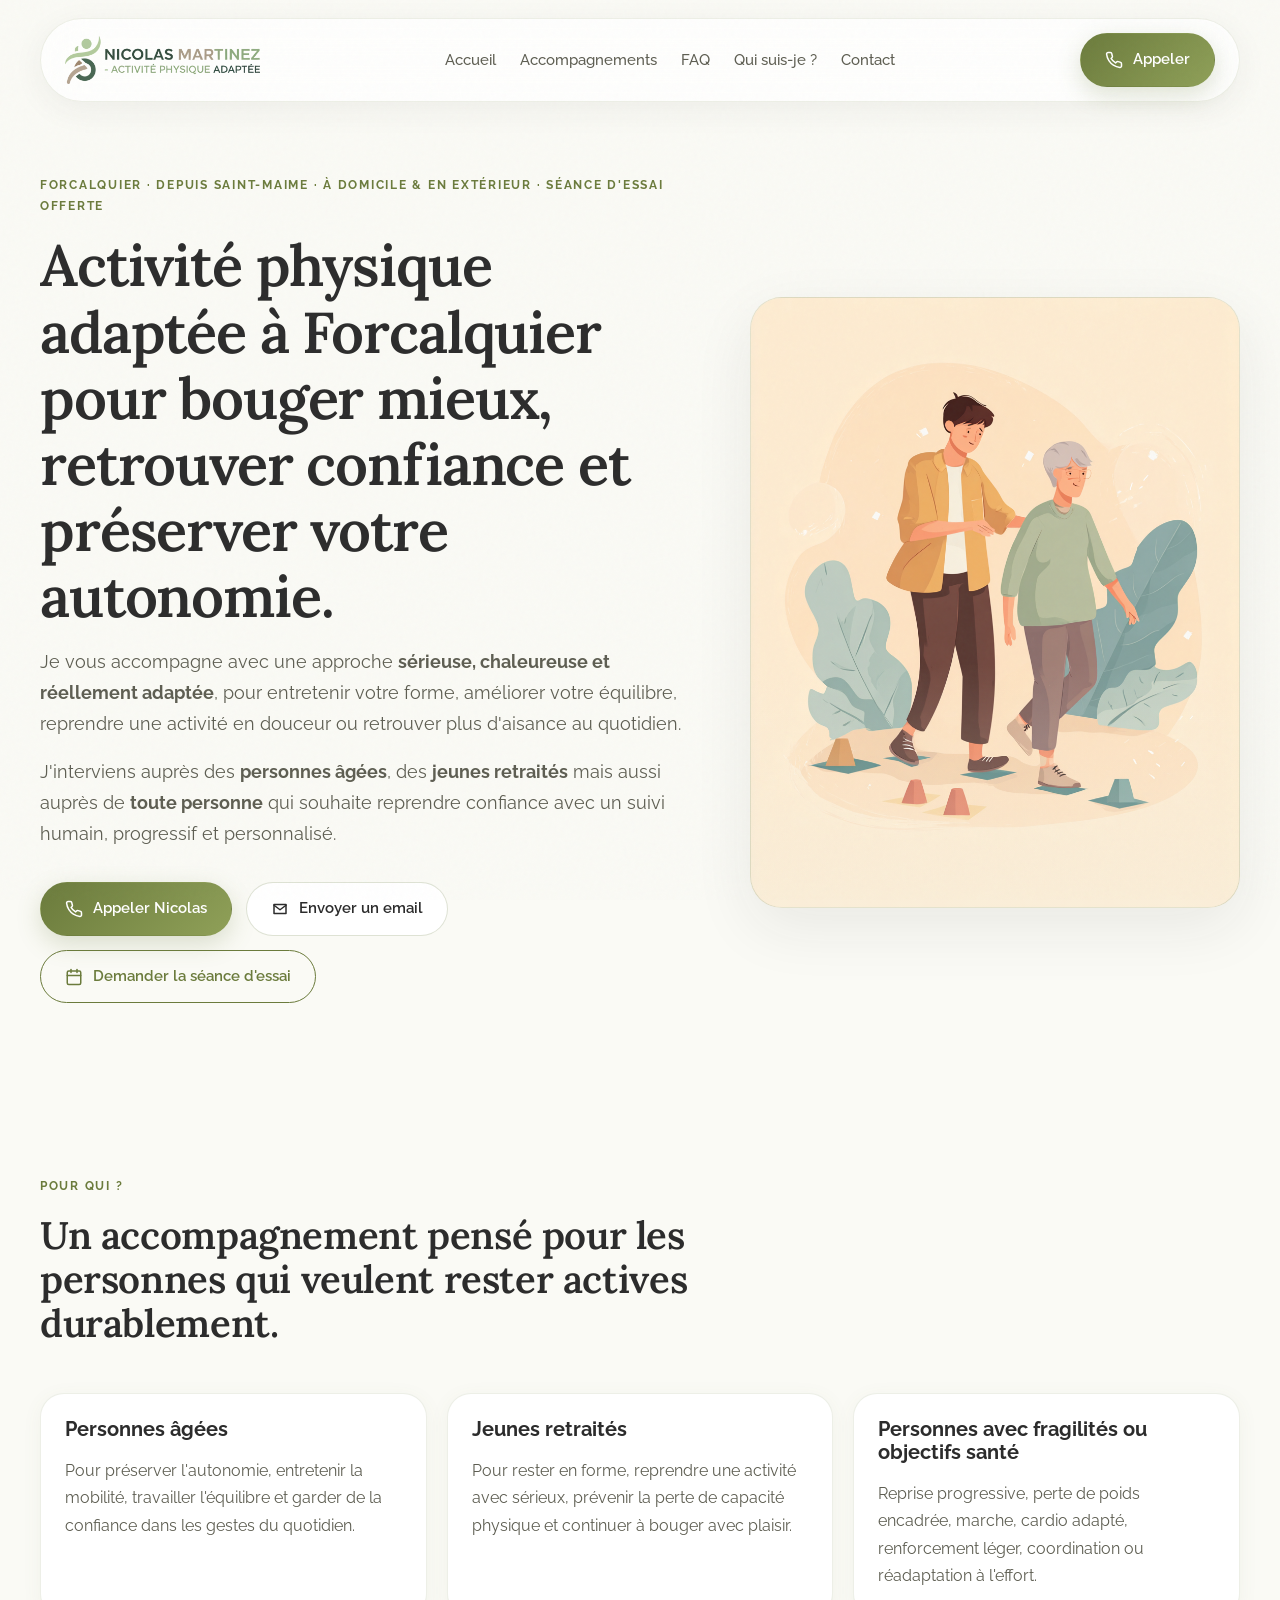
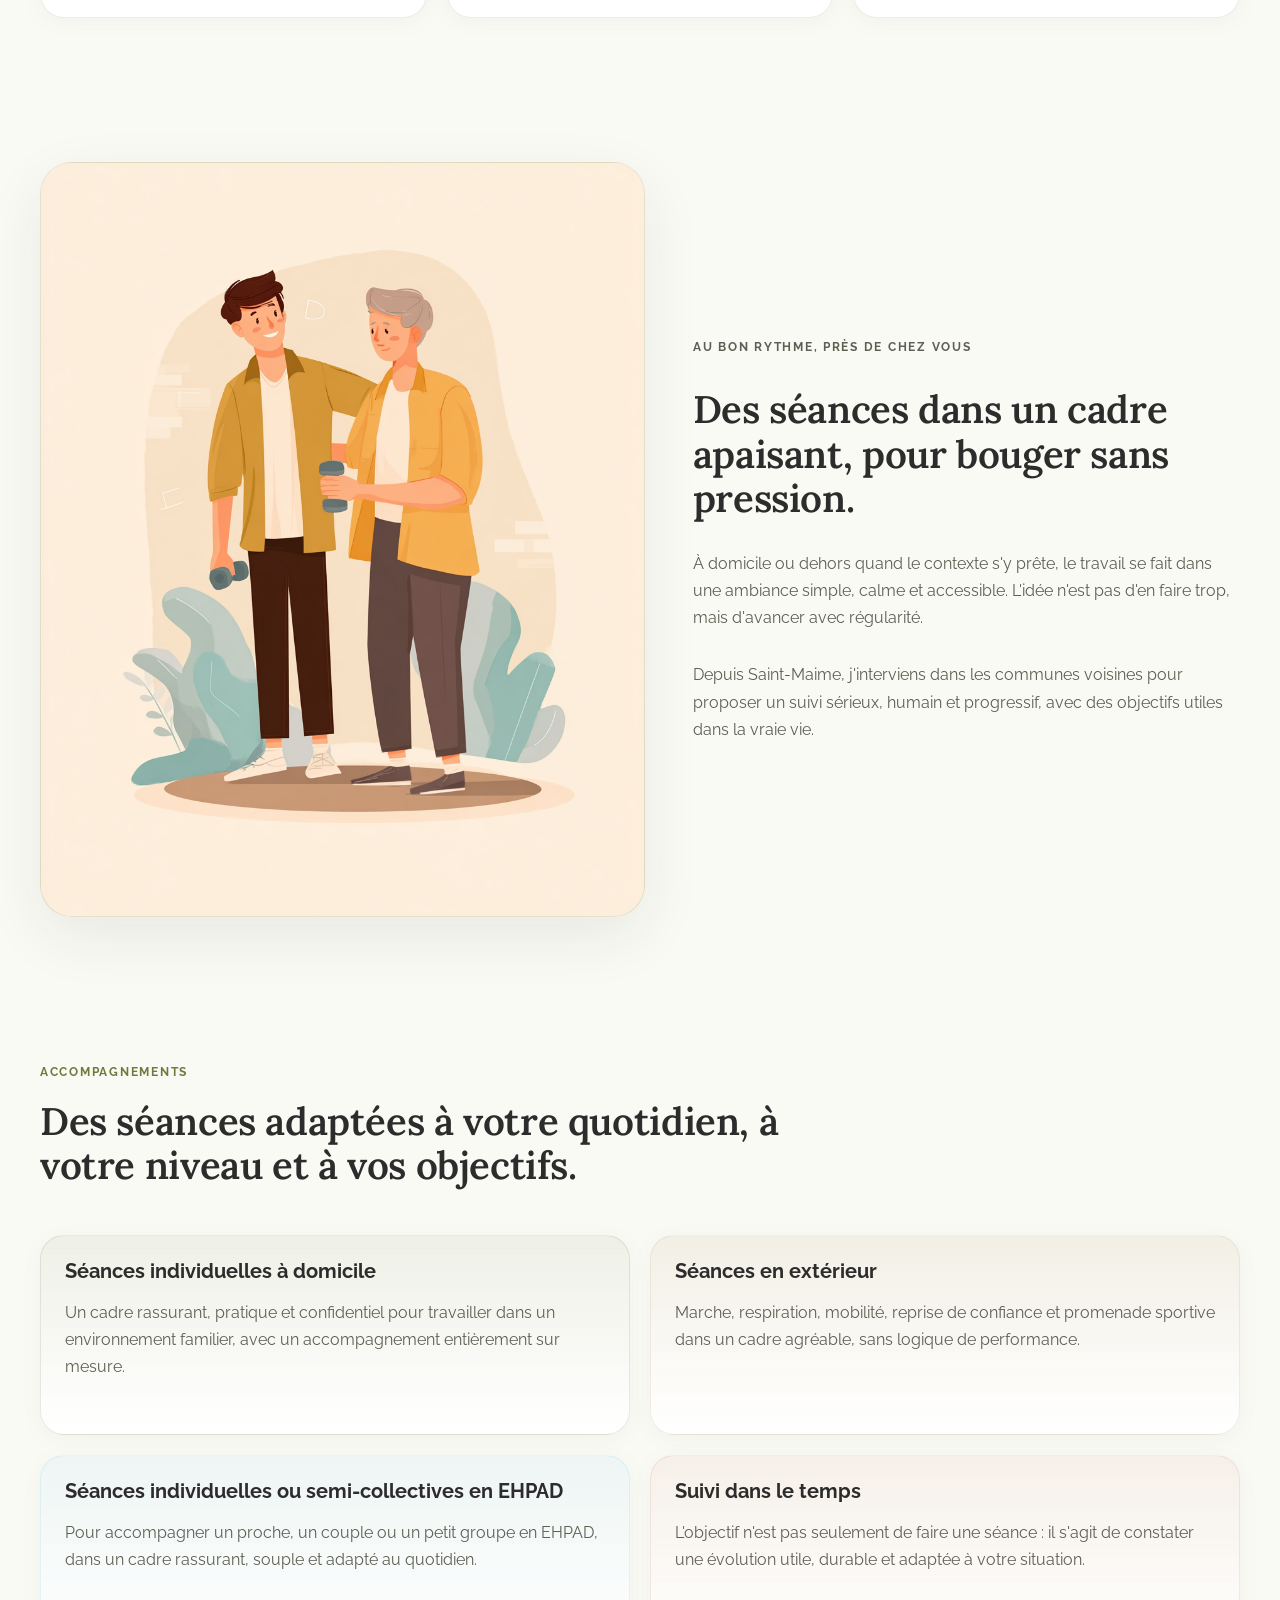
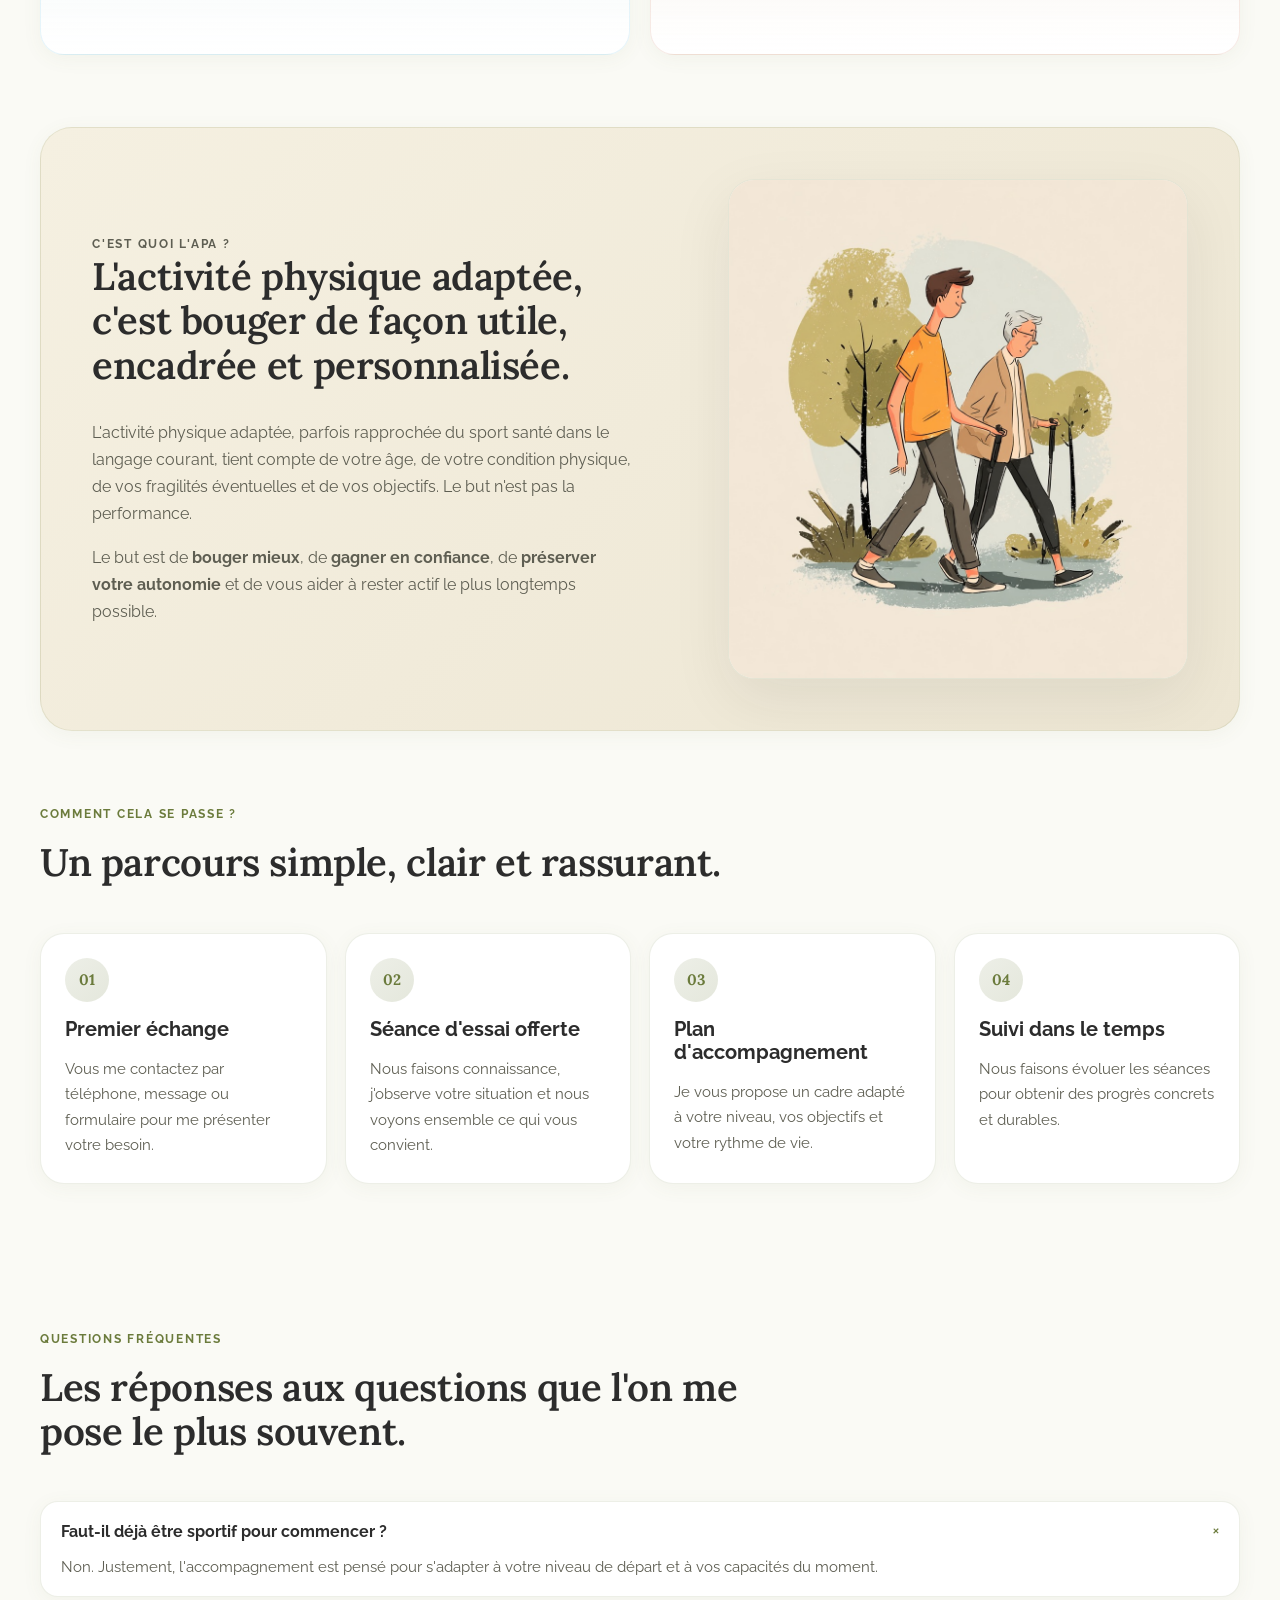
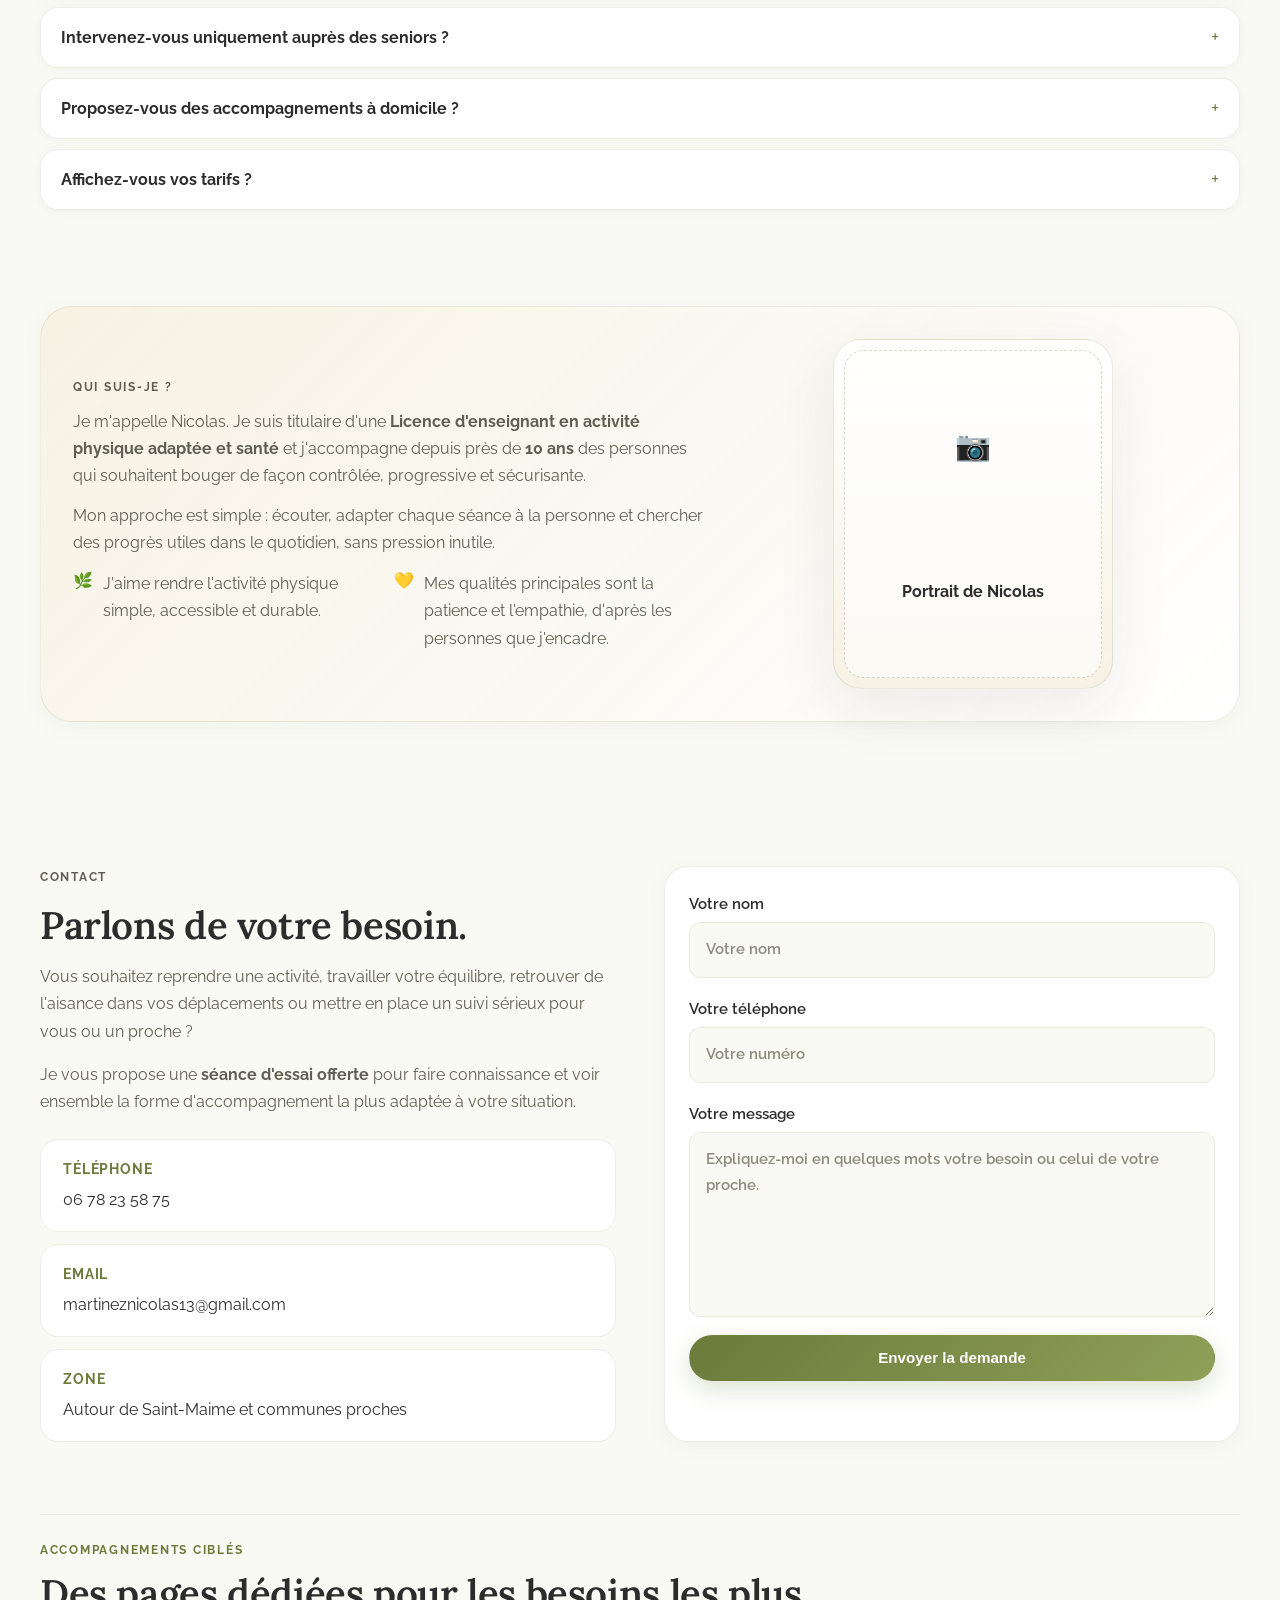
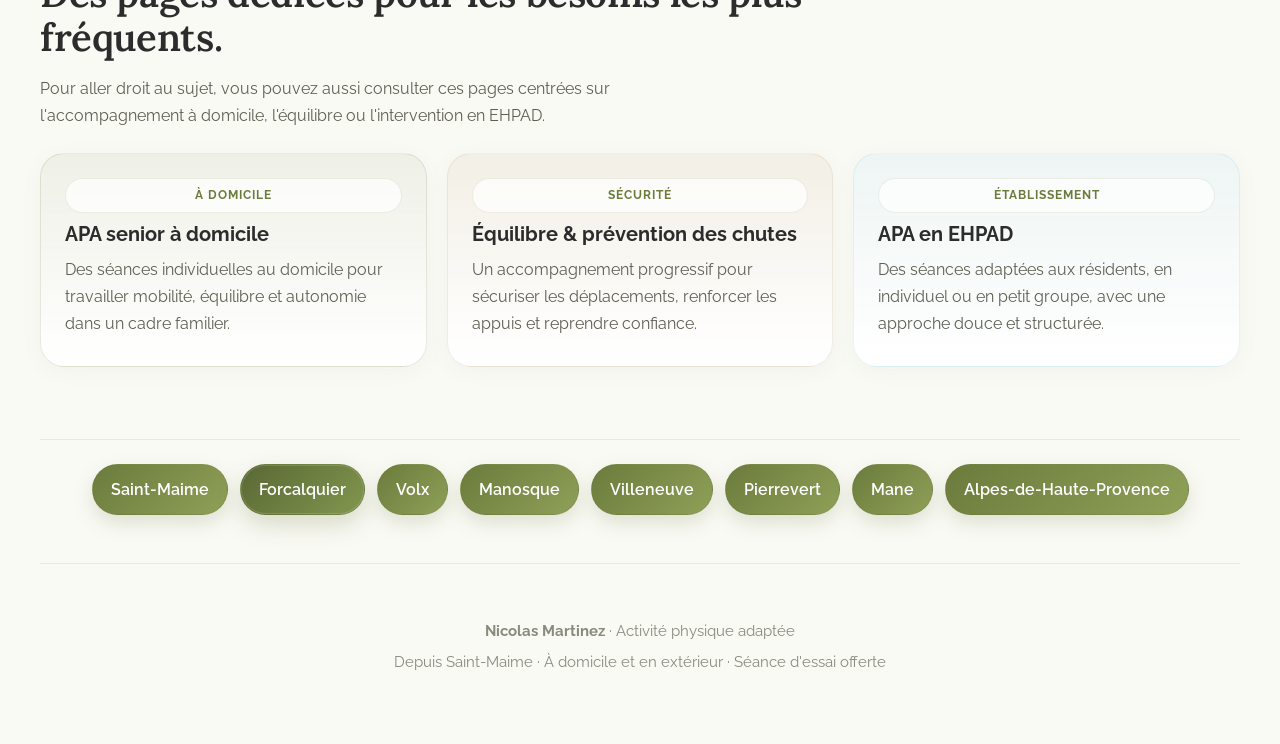
<file: forcalquier/index.html>
<!DOCTYPE html>
<html lang="fr">
  <head>
    <meta charset="UTF-8" />
    <meta name="viewport" content="width=device-width, initial-scale=1.0" />
    <title>Activité physique adaptée à Forcalquier | Nicolas Martinez</title>
    <meta
      name="description"
      content="Accompagnement en activité physique adaptée à Forcalquier avec Nicolas Martinez : séances à domicile ou en extérieur pour bouger mieux, reprendre confiance et préserver l'autonomie. Approche sport santé adaptée et personnalisée."
    />
    <meta
      name="keywords"
      content="activité physique adaptée, Forcalquier, Nicolas Martinez, coach santé, seniors, équilibre, autonomie, reprise en douceur, sport santé"
    />
    <meta name="robots" content="index, follow" />
    <link rel="canonical" href="https://www.activite-physique-adaptee-nicolas-martinez.fr/forcalquier/" />
    <meta name="theme-color" content="#FAFAF5" />
    <meta property="og:title" content="Activité physique adaptée à Forcalquier | Nicolas Martinez" />
    <meta
      property="og:description"
      content="À Forcalquier, Nicolas Martinez propose un accompagnement sérieux et rassurant pour rester actif, reprendre en douceur et préserver son autonomie. Approche sport santé adaptée et personnalisée."
    />
    <meta property="og:type" content="website" />
    <meta property="og:url" content="https://www.activite-physique-adaptee-nicolas-martinez.fr/forcalquier/" />
    <link rel="icon" href="../favicon.svg" type="image/svg+xml" />
    <link rel="stylesheet" href="../styles.css" />
    <script type="application/ld+json">
      {
        "@context": "https://schema.org",
        "@graph": [
          {
            "@type": "ProfessionalService",
            "@id": "https://www.activite-physique-adaptee-nicolas-martinez.fr/forcalquier/#business",
            "name": "Nicolas Martinez - Activité physique adaptée à Forcalquier",
            "url": "https://www.activite-physique-adaptee-nicolas-martinez.fr/forcalquier/",
            "image": "https://www.activite-physique-adaptee-nicolas-martinez.fr/images/hero-parcours-equilibre.png",
            "telephone": "+33678235875",
            "email": "martineznicolas13@gmail.com",
            "description": "Enseignant en activité physique adaptée et coach santé intervenant à Forcalquier pour des séances à domicile et en extérieur, avec une approche douce, personnalisée et rassurante. Cette approche s'inscrit aussi dans le champ du sport santé.",
            "address": {
              "@type": "PostalAddress",
              "addressLocality": "Saint-Maime",
              "postalCode": "04300",
              "addressCountry": "FR"
            },
            "founder": {
              "@type": "Person",
              "name": "Nicolas Martinez"
            },
            "areaServed": [
              {
                "@type": "City",
                "name": "Forcalquier"
              },
              {
                "@type": "City",
                "name": "Saint-Maime"
              },
              {
                "@type": "AdministrativeArea",
                "name": "Autour de Saint-Maime, dans un rayon d'environ 20 à 30 km"
              }
            ],
            "availableLanguage": "fr",
            "serviceType": [
              "Sport santé",
              "Activité physique adaptée",
              "Coach santé",
              "Séances à domicile",
              "Séances en extérieur",
              "Accompagnement des seniors",
              "Reprise d'activité en douceur"
            ],
            "hasOfferCatalog": {
              "@type": "OfferCatalog",
              "name": "Accompagnements proposés à Forcalquier",
              "itemListElement": [
                {
                  "@type": "Offer",
                  "itemOffered": {
                    "@type": "Service",
                    "name": "Séances individuelles à domicile",
                    "description": "Séances personnalisées à domicile pour travailler mobilité, équilibre et remise en mouvement. Cette approche s'inscrit aussi dans le champ du sport santé."
                  }
                },
                {
                  "@type": "Offer",
                  "itemOffered": {
                    "@type": "Service",
                    "name": "Séances en extérieur",
                    "description": "Marche, mobilité, respiration et reprise progressive dans un cadre calme. Cette approche s'inscrit aussi dans le champ du sport santé."
                  }
                },
                {
                  "@type": "Offer",
                  "itemOffered": {
                    "@type": "Service",
                    "name": "Suivi régulier",
                    "description": "Accompagnement dans le temps pour des progrès utiles au quotidien. Cette approche s'inscrit aussi dans le champ du sport santé."
                  }
                }
              ]
            }
          },
          {
            "@type": "FAQPage",
            "@id": "https://www.activite-physique-adaptee-nicolas-martinez.fr/forcalquier/#faq",
            "mainEntity": [
              {
                "@type": "Question",
                "name": "Faut-il déjà être sportif pour commencer ?",
                "acceptedAnswer": {
                  "@type": "Answer",
                  "text": "Non. L'accompagnement est pensé pour s'adapter au niveau de départ et aux capacités du moment."
                }
              },
              {
                "@type": "Question",
                "name": "Intervenez-vous uniquement auprès des seniors ?",
                "acceptedAnswer": {
                  "@type": "Answer",
                  "text": "La priorité est donnée aux personnes âgées, aux jeunes retraités et aux personnes ayant besoin d'un accompagnement santé personnalisé, mais d'autres profils peuvent être étudiés selon le besoin."
                }
              },
              {
                "@type": "Question",
                "name": "Proposez-vous des accompagnements à domicile ?",
                "acceptedAnswer": {
                  "@type": "Answer",
                  "text": "Oui. Des séances peuvent être organisées à domicile à Forcalquier ainsi qu'en extérieur selon le lieu de séance et le besoin."
                }
              },
              {
                "@type": "Question",
                "name": "Affichez-vous vos tarifs ?",
                "acceptedAnswer": {
                  "@type": "Answer",
                  "text": "Les possibilités sont expliquées simplement après un premier échange et la séance d'essai offerte, afin de choisir un rythme adapté au besoin."
                }
              }
            ]
          }
        ]
      }
    </script>
  </head>
  <body>
    <div class="page-shell">
      <header class="site-header">
        <a href="../" class="brand">
          <img
            class="brand-logo"
            src="../images/logo-nicolas-martinez-apa.png"
            alt="Nicolas Martinez - Activité physique adaptée"
            width="732"
            height="180"
            decoding="async"
          />
          <span class="brand-name brand-name-mobile">Nicolas Martinez</span>
        </a>
        <nav class="site-nav" aria-label="Navigation principale">
          <a href="../">Accueil</a>
          <a href="#services">Accompagnements</a>
          <a href="#faq">FAQ</a>
          <a href="#apropos">Qui suis-je ?</a>
          <a href="#contact">Contact</a>
        </nav>
        <a class="header-cta js-call-trigger" href="tel:0678235875">
          <svg xmlns="http://www.w3.org/2000/svg" width="18" height="18" viewBox="0 0 24 24" fill="none" stroke="currentColor" stroke-width="2" stroke-linecap="round" stroke-linejoin="round" aria-hidden="true"><path d="M22 16.92v3a2 2 0 0 1-2.18 2 19.79 19.79 0 0 1-8.63-3.07 19.5 19.5 0 0 1-6-6 19.79 19.79 0 0 1-3.07-8.67A2 2 0 0 1 4.11 2h3a2 2 0 0 1 2 1.72 12.84 12.84 0 0 0 .7 2.81 2 2 0 0 1-.45 2.11L8.09 9.91a16 16 0 0 0 6 6l1.27-1.27a2 2 0 0 1 2.11-.45 12.84 12.84 0 0 0 2.81.7A2 2 0 0 1 22 16.92z"/></svg>
          Appeler
        </a>
      </header>

      <main id="top">
        <section class="hero section">
          <div class="hero-copy">
            <p class="eyebrow">Forcalquier · Depuis Saint-Maime · À domicile & en extérieur · Séance d'essai offerte</p>
            <h1>Activité physique adaptée à Forcalquier pour bouger mieux, retrouver confiance et préserver votre autonomie.</h1>
            <p class="lead">
              Je vous accompagne avec une approche <strong>sérieuse, chaleureuse et réellement adaptée</strong>, pour entretenir votre forme, améliorer votre équilibre, reprendre une activité en douceur ou retrouver plus d'aisance au quotidien.
            </p>
            <p class="lead secondary">
              J'interviens auprès des <strong>personnes âgées</strong>, des <strong>jeunes retraités</strong> mais aussi auprès de <strong>toute personne</strong> qui souhaite reprendre confiance avec un suivi humain, progressif et personnalisé.
            </p>
            <div class="hero-actions">
              <a class="button primary js-call-trigger" href="tel:0678235875">
                <svg xmlns="http://www.w3.org/2000/svg" width="18" height="18" viewBox="0 0 24 24" fill="none" stroke="currentColor" stroke-width="2" stroke-linecap="round" stroke-linejoin="round" aria-hidden="true"><path d="M22 16.92v3a2 2 0 0 1-2.18 2 19.79 19.79 0 0 1-8.63-3.07 19.5 19.5 0 0 1-6-6 19.79 19.79 0 0 1-3.07-8.67A2 2 0 0 1 4.11 2h3a2 2 0 0 1 2 1.72 12.84 12.84 0 0 0 .7 2.81 2 2 0 0 1-.45 2.11L8.09 9.91a16 16 0 0 0 6 6l1.27-1.27a2 2 0 0 1 2.11-.45 12.84 12.84 0 0 0 2.81.7A2 2 0 0 1 22 16.92z"/></svg>
                Appeler Nicolas
              </a>
              <a class="button secondary" href="mailto:martineznicolas13@gmail.com?subject=Demande%20APA%20Forcalquier&amp;body=Bonjour%20Nicolas%2C%0A%0AJe%20souhaite%20en%20savoir%20plus%20sur%20votre%20accompagnement%20en%20activit%C3%A9%20physique%20adapt%C3%A9e%20%C3%A0%20Forcalquier.">
                <svg xmlns="http://www.w3.org/2000/svg" width="18" height="18" viewBox="0 0 24 24" fill="none" stroke="currentColor" stroke-width="2" stroke-linecap="round" stroke-linejoin="round" aria-hidden="true"><path d="M4 4h16v16H4z" opacity="0"/><path d="M4 6h16v12H4z"/><path d="m4 7 8 6 8-6"/></svg>
                Envoyer un email
              </a>
              <a class="button ghost" href="#contact">
                <svg xmlns="http://www.w3.org/2000/svg" width="18" height="18" viewBox="0 0 24 24" fill="none" stroke="currentColor" stroke-width="2" stroke-linecap="round" stroke-linejoin="round" aria-hidden="true"><rect x="3" y="4" width="18" height="18" rx="2" ry="2"/><line x1="16" y1="2" x2="16" y2="6"/><line x1="8" y1="2" x2="8" y2="6"/><line x1="3" y1="10" x2="21" y2="10"/></svg>
                Demander la séance d'essai
              </a>
            </div>
          </div>

          <aside class="hero-visual" aria-label="Accompagnement sur un parcours d'équilibre et de marche à Forcalquier">
            <img
              class="hero-photo"
              src="../images/hero-parcours-equilibre.png"
              alt="Coach en activité physique adaptée qui accompagne une senior sur un parcours d'équilibre et de marche"
              width="960"
              height="1200"
              decoding="async"
            />
          </aside>
        </section>

        <section class="section reveal" id="publics">
          <div class="section-heading">
            <p class="eyebrow">Pour qui ?</p>
            <h2>Un accompagnement pensé pour les personnes qui veulent rester actives durablement.</h2>
          </div>
          <div class="cards-grid three">
            <article class="info-card">
              <h3>Personnes âgées</h3>
              <p>
                Pour préserver l'autonomie, entretenir la mobilité, travailler l'équilibre et garder de la confiance
                dans les gestes du quotidien.
              </p>
            </article>
            <article class="info-card">
              <h3>Jeunes retraités</h3>
              <p>
                Pour rester en forme, reprendre une activité avec sérieux, prévenir la perte de capacité physique et
                continuer à bouger avec plaisir.
              </p>
            </article>
            <article class="info-card">
              <h3>Personnes avec fragilités ou objectifs santé</h3>
              <p>
                Reprise progressive, perte de poids encadrée, marche, cardio adapté, renforcement léger,
                coordination ou réadaptation à l'effort.
              </p>
            </article>
          </div>
        </section>

        <section class="section image-story reveal" aria-label="Ambiance des séances à Forcalquier et autour">
          <div class="story-photo">
            <video
              class="story-video"
              autoplay
              loop
              muted
              playsinline
              preload="metadata"
              poster="../images/story-coach-halteres.png"
              width="560"
              height="704"
              aria-label="Vidéo en boucle montrant un accompagnement doux en activité physique adaptée"
            >
              <source src="../images/seance-apa-galerie.mp4" type="video/mp4" />
              Votre navigateur ne prend pas en charge la lecture vidéo intégrée.
            </video>
          </div>
          <div class="story-copy">
            <p class="eyebrow">Au bon rythme, près de chez vous</p>
            <h2>Des séances dans un cadre apaisant, pour bouger sans pression.</h2>
            <p>
              À domicile ou dehors quand le contexte s'y prête, le travail se fait dans une ambiance simple,
              calme et accessible. L'idée n'est pas d'en faire trop, mais d'avancer avec régularité.
            </p>
            <p>
              Depuis Saint-Maime, j'interviens dans les communes voisines pour proposer un suivi sérieux, humain et progressif,
              avec des objectifs utiles dans la vraie vie.
            </p>
          </div>
        </section>

        <section class="section reveal" id="services">
          <div class="section-heading">
            <p class="eyebrow">Accompagnements</p>
            <h2>Des séances adaptées à votre quotidien, à votre niveau et à vos objectifs.</h2>
          </div>
          <div class="cards-grid two">
            <article class="service-card accent-sage">
              <h3>Séances individuelles à domicile</h3>
              <p>
                Un cadre rassurant, pratique et confidentiel pour travailler dans un environnement familier, avec un
                accompagnement entièrement sur mesure.
              </p>
            </article>
            <article class="service-card accent-sand">
              <h3>Séances en extérieur</h3>
              <p>
                Marche, respiration, mobilité, reprise de confiance et promenade sportive dans un cadre agréable,
                sans logique de performance.
              </p>
            </article>
            <article class="service-card accent-blue">
              <h3>Séances individuelles ou semi-collectives en EHPAD</h3>
              <p>
                Pour accompagner un proche, un couple ou un petit groupe en EHPAD, dans un cadre rassurant,
                souple et adapté au quotidien.
              </p>
            </article>
            <article class="service-card accent-rose">
              <h3>Suivi dans le temps</h3>
              <p>
                L'objectif n'est pas seulement de faire une séance : il s'agit de constater une évolution utile,
                durable et adaptée à votre situation.
              </p>
            </article>
          </div>
        </section>


        <section class="section soft-panel reveal" id="apa">
          <div class="apa-layout">
            <div class="apa-copy">
              <div class="apa-copy-inner">
                <div class="section-heading compact">
                  <p class="eyebrow">C'est quoi l'APA ?</p>
                  <h2>L'activité physique adaptée, c'est bouger de façon utile, encadrée et personnalisée.</h2>
                </div>
                <p>
                  L'activité physique adaptée, parfois rapprochée du sport santé dans le langage courant, tient compte de votre âge, de votre condition physique, de vos fragilités
                  éventuelles et de vos objectifs. Le but n'est pas la performance.
                </p>
                <p>
                  Le but est de <strong>bouger mieux</strong>, de <strong>gagner en confiance</strong>, de <strong>préserver votre autonomie</strong>
                  et de vous aider à rester actif le plus longtemps possible.
                </p>
              </div>
            </div>
            <figure class="apa-visual">
              <img
                src="../images/apa-section-accompagnement.jpg"
                alt="Illustration d'un accompagnement en activité physique adaptée axé sur la marche et l'autonomie"
                width="1024"
                height="1024"
                loading="lazy"
                decoding="async"
              />
            </figure>
          </div>
        </section>

        <section class="section reveal" id="methode">
          <div class="section-heading">
            <p class="eyebrow">Comment cela se passe ?</p>
            <h2>Un parcours simple, clair et rassurant.</h2>
          </div>
          <div class="steps-grid">
            <article>
              <span>01</span>
              <h3>Premier échange</h3>
              <p>Vous me contactez par téléphone, message ou formulaire pour me présenter votre besoin.</p>
            </article>
            <article>
              <span>02</span>
              <h3>Séance d'essai offerte</h3>
              <p>Nous faisons connaissance, j'observe votre situation et nous voyons ensemble ce qui vous convient.</p>
            </article>
            <article>
              <span>03</span>
              <h3>Plan d'accompagnement</h3>
              <p>Je vous propose un cadre adapté à votre niveau, vos objectifs et votre rythme de vie.</p>
            </article>
            <article>
              <span>04</span>
              <h3>Suivi dans le temps</h3>
              <p>Nous faisons évoluer les séances pour obtenir des progrès concrets et durables.</p>
            </article>
          </div>
        </section>

        <section class="section reveal" id="faq">
          <div class="section-heading">
            <p class="eyebrow">Questions fréquentes</p>
            <h2>Les réponses aux questions que l'on me pose le plus souvent.</h2>
          </div>
          <div class="faq-list">
            <details open>
              <summary>Faut-il déjà être sportif pour commencer ?</summary>
              <p>Non. Justement, l'accompagnement est pensé pour s'adapter à votre niveau de départ et à vos capacités du moment.</p>
            </details>
            <details>
              <summary>Intervenez-vous uniquement auprès des seniors ?</summary>
              <p>La priorité est donnée aux personnes âgées, aux jeunes retraités et aux personnes ayant besoin d'un accompagnement santé personnalisé, mais d'autres profils peuvent être étudiés selon le besoin.</p>
            </details>
            <details>
              <summary>Proposez-vous des accompagnements à domicile ?</summary>
              <p>Oui. J'interviens à domicile ainsi qu'en extérieur autour de Saint-Maime, selon le lieu de séance.</p>
            </details>
            <details>
              <summary>Affichez-vous vos tarifs ?</summary>
              <p>Je vous explique simplement les possibilités après un premier échange et la séance d'essai offerte, pour choisir un rythme adapté à votre besoin.</p>
            </details>
          </div>
        </section>

        <section class="section about-section reveal" id="apropos">
          <div class="about-card">
            <div class="about-copy">
              <p class="eyebrow">Qui suis-je ?</p>
              <p class="about-intro">
                Je m'appelle Nicolas. Je suis titulaire d'une <strong>Licence d'enseignant en activité physique adaptée et santé</strong>
                et j'accompagne depuis près de <strong>10 ans</strong> des personnes qui souhaitent bouger de façon contrôlée,
                progressive et sécurisante.
              </p>
              <p>
                Mon approche est simple : écouter, adapter chaque séance à la personne et chercher des progrès utiles
                dans le quotidien, sans pression inutile.
              </p>
              <ul class="about-notes" aria-label="Repères sur Nicolas Martinez">
                <li><span aria-hidden="true">🌿</span> J'aime rendre l'activité physique simple, accessible et durable.</li>
                <li><span aria-hidden="true">💛</span> Mes qualités principales sont la patience et l'empathie, d'après les personnes que j'encadre.</li>
              </ul>
            </div>
            <div class="about-portrait" aria-label="Emplacement réservé pour le portrait de Nicolas Martinez">
              <div class="about-portrait-frame">
                <div class="about-portrait-placeholder">
                  <span class="about-portrait-icon" aria-hidden="true">📷</span>
                  <p>Portrait de Nicolas</p>
                </div>
              </div>
            </div>
          </div>
        </section>

        <section class="section contact-section reveal" id="contact">
          <div class="contact-copy">
            <p class="eyebrow">Contact</p>
            <h2>Parlons de votre besoin.</h2>
            <p>
              Vous souhaitez reprendre une activité, travailler votre équilibre, retrouver de l'aisance dans vos
              déplacements ou mettre en place un suivi sérieux pour vous ou un proche ?
            </p>
            <p>
              Je vous propose une <strong>séance d'essai offerte</strong> pour faire connaissance et voir ensemble la forme
              d'accompagnement la plus adaptée à votre situation.
            </p>
            <div class="contact-cards">
              <a href="tel:0678235875" id="contact-phone-card">
                <strong>Téléphone</strong>
                <span>06 78 23 58 75</span>
              </a>
              <a href="mailto:martineznicolas13@gmail.com?subject=Demande%20APA%20Forcalquier">
                <strong>Email</strong>
                <span>martineznicolas13@gmail.com</span>
              </a>
              <div>
                <strong>Zone</strong>
                <span>Autour de Saint-Maime et communes proches</span>
              </div>
            </div>
          </div>

          <form class="contact-form" id="contact-form" action="https://formspree.io/f/xykljzaa" method="POST">
            <input type="hidden" name="_subject" value="Demande d'accompagnement - Forcalquier - site Nicolas Martinez" />
            <label>
              Votre nom
              <input type="text" name="name" placeholder="Votre nom" required />
            </label>
            <label>
              Votre téléphone
              <input type="tel" name="phone" placeholder="Votre numéro" />
            </label>
            <label>
              Votre message
              <textarea
                name="message"
                rows="6"
                placeholder="Expliquez-moi en quelques mots votre besoin ou celui de votre proche."
                required
              ></textarea>
            </label>
            <button type="submit" class="button primary wide">Envoyer la demande</button>
            <p class="form-status" id="form-status" role="status" aria-live="polite"></p>
          </form>
        </section>


        <section class="section intent-links-section reveal" aria-labelledby="accompagnements-cibles-title">
          <div class="local-links-wrap intent-links-wrap">
            <div class="section-heading compact">
              <p class="eyebrow">Accompagnements ciblés</p>
              <h2 id="accompagnements-cibles-title">Des pages dédiées pour les besoins les plus fréquents.</h2>
              <p class="local-links-copy">Pour aller droit au sujet, vous pouvez aussi consulter ces pages centrées sur l'accompagnement à domicile, l'équilibre ou l'intervention en EHPAD.</p>
            </div>
            <div class="cards-grid three intent-link-grid">

              <a class="service-card intent-link-card accent-sage" href="../apa-senior-domicile/">
                <span class="intent-link-tag">À domicile</span>
                <h3>APA senior à domicile</h3>
                <p>Des séances individuelles au domicile pour travailler mobilité, équilibre et autonomie dans un cadre familier.</p>
              </a>

              <a class="service-card intent-link-card accent-sand" href="../equilibre-prevention-chutes/">
                <span class="intent-link-tag">Sécurité</span>
                <h3>Équilibre & prévention des chutes</h3>
                <p>Un accompagnement progressif pour sécuriser les déplacements, renforcer les appuis et reprendre confiance.</p>
              </a>

              <a class="service-card intent-link-card accent-blue" href="../apa-ehpad/">
                <span class="intent-link-tag">Établissement</span>
                <h3>APA en EHPAD</h3>
                <p>Des séances adaptées aux résidents, en individuel ou en petit groupe, avec une approche douce et structurée.</p>
              </a>
            </div>
          </div>
        </section>
        <section class="local-links-section reveal" id="localites">
          <div class="local-links-wrap">
            <nav class="link-chip-grid" aria-label="Pages locales autour de Saint-Maime et dans les Alpes-de-Haute-Provence">
              <a class="link-chip" href="../">Saint-Maime</a>
              <a class="link-chip is-current" href="./" aria-current="page">Forcalquier</a>
              <a class="link-chip" href="../volx/">Volx</a>
              <a class="link-chip" href="../manosque/">Manosque</a>
              <a class="link-chip" href="../villeneuve/">Villeneuve</a>
              <a class="link-chip" href="../pierrevert/">Pierrevert</a>
              <a class="link-chip" href="../mane/">Mane</a>
              <a class="link-chip" href="../alpes-de-haute-provence/">Alpes-de-Haute-Provence</a>
            </nav>
          </div>
        </section>
      </main>

      <footer class="site-footer">
        <p><strong>Nicolas Martinez</strong> · Activité physique adaptée</p>
        <p>Depuis Saint-Maime · À domicile et en extérieur · Séance d'essai offerte</p>
      </footer>
    </div>

    <script>
      const form = document.getElementById('contact-form');
      const formStatus = document.getElementById('form-status');
      const submitButton = form.querySelector('button[type="submit"]');
      const formEndpoint = 'https://formspree.io/f/xykljzaa';
      const callTriggers = document.querySelectorAll('.js-call-trigger');
      const phoneCard = document.getElementById('contact-phone-card');
      let phoneHighlightTimer = null;

      form.addEventListener('submit', async function (event) {
        event.preventDefault();
        const data = new FormData(form);
        submitButton.disabled = true;
        submitButton.textContent = 'Envoi en cours...';
        formStatus.textContent = '';
        formStatus.className = 'form-status';

        try {
          const response = await fetch(formEndpoint, {
            method: 'POST',
            body: data,
            headers: {
              Accept: 'application/json'
            }
          });

          if (!response.ok) {
            throw new Error('FORM_SUBMIT_FAILED');
          }

          form.reset();
          formStatus.textContent = 'Message envoyé ✅';
          formStatus.classList.add('is-success');
        } catch (error) {
          formStatus.textContent = 'Envoi impossible pour le moment. Appelez-moi ou envoyez-moi un email.';
          formStatus.classList.add('is-error');
        } finally {
          submitButton.disabled = false;
          submitButton.textContent = 'Envoyer la demande';
        }
      });

      callTriggers.forEach(function (trigger) {
        trigger.addEventListener('click', function (event) {
          const desktopPointer = window.matchMedia('(hover: hover) and (pointer: fine)').matches;

          if (!desktopPointer || !phoneCard) {
            return;
          }

          event.preventDefault();
          phoneCard.scrollIntoView({
            behavior: window.matchMedia('(prefers-reduced-motion: reduce)').matches ? 'auto' : 'smooth',
            block: 'center'
          });
          phoneCard.classList.remove('is-highlighted');

          if (phoneHighlightTimer) {
            window.clearTimeout(phoneHighlightTimer);
          }

          window.setTimeout(function () {
            phoneCard.classList.add('is-highlighted');
          }, 220);

          phoneHighlightTimer = window.setTimeout(function () {
            phoneCard.classList.remove('is-highlighted');
            phoneHighlightTimer = null;
          }, 4000);
        });
      });

      (function () {
        var els = document.querySelectorAll('.reveal');
        if (!('IntersectionObserver' in window)) {
          els.forEach(function (el) { el.classList.add('visible'); });
          return;
        }
        var observer = new IntersectionObserver(function (entries) {
          entries.forEach(function (entry) {
            if (entry.isIntersecting) {
              entry.target.classList.add('visible');
              observer.unobserve(entry.target);
            }
          });
        }, { threshold: 0.12 });
        els.forEach(function (el) { observer.observe(el); });
      })();

      (function () {
        var header = document.querySelector('.site-header');
        if (!header) {
          return;
        }
        var mobileQuery = window.matchMedia('(max-width: 720px)');
        var lastScrollY = window.scrollY;
        var suppressUntil = 0;
        var mobileHeaderLinks = header.querySelectorAll('a[href^="#"]');

        mobileHeaderLinks.forEach(function (link) {
          link.addEventListener('click', function () {
            suppressUntil = Date.now() + 900;
            header.classList.remove('is-mobile-hidden');
          });
        });

        function updateHeaderVisibility() {
          var currentScrollY = window.scrollY;
          var delta = currentScrollY - lastScrollY;

          if (!mobileQuery.matches) {
            header.classList.remove('is-mobile-hidden');
            lastScrollY = currentScrollY;
            return;
          }

          if (Date.now() < suppressUntil) {
            header.classList.remove('is-mobile-hidden');
            lastScrollY = currentScrollY;
            return;
          }

          if (currentScrollY <= 24 || delta < -10) {
            header.classList.remove('is-mobile-hidden');
          } else if (delta > 10 && currentScrollY > 96) {
            header.classList.add('is-mobile-hidden');
          }

          lastScrollY = currentScrollY;
        }

        window.addEventListener('scroll', updateHeaderVisibility, { passive: true });
        window.addEventListener('resize', updateHeaderVisibility);
        updateHeaderVisibility();
      })();
    </script>
  </body>
</html>
</file>
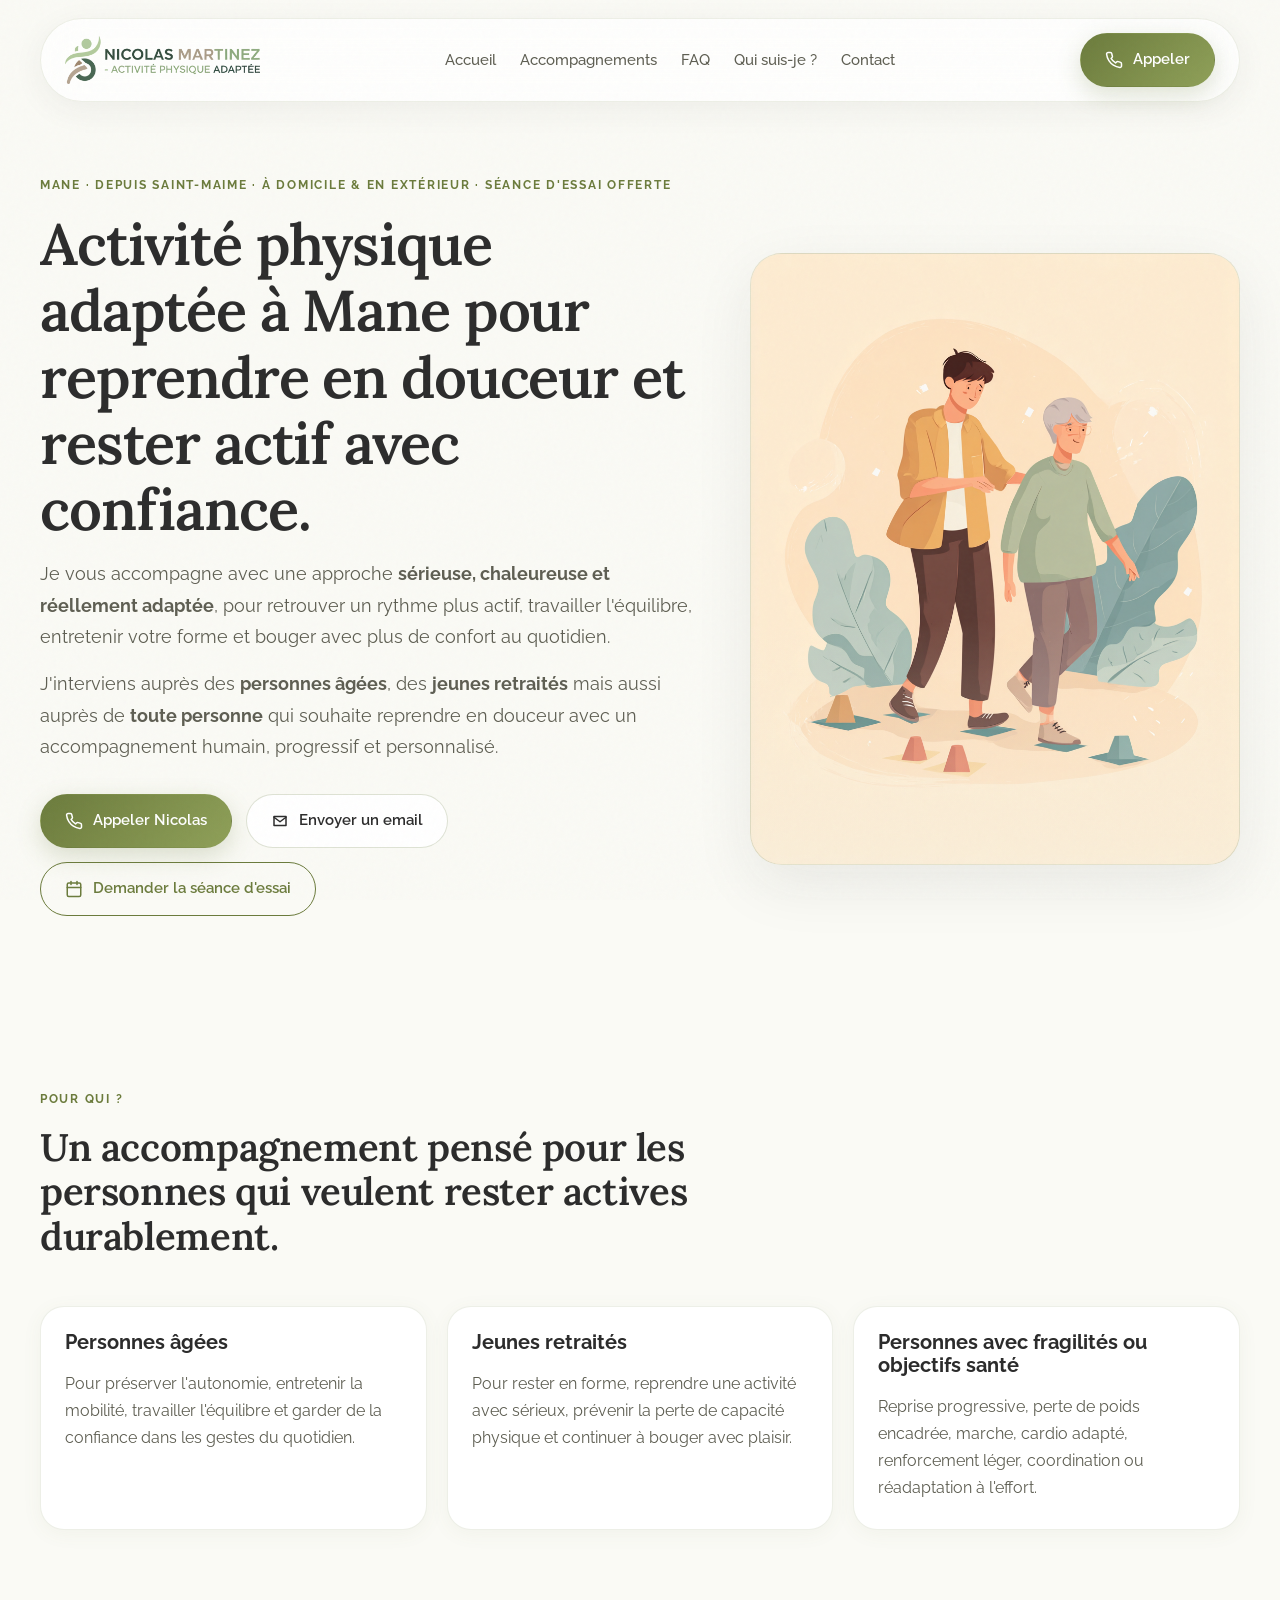
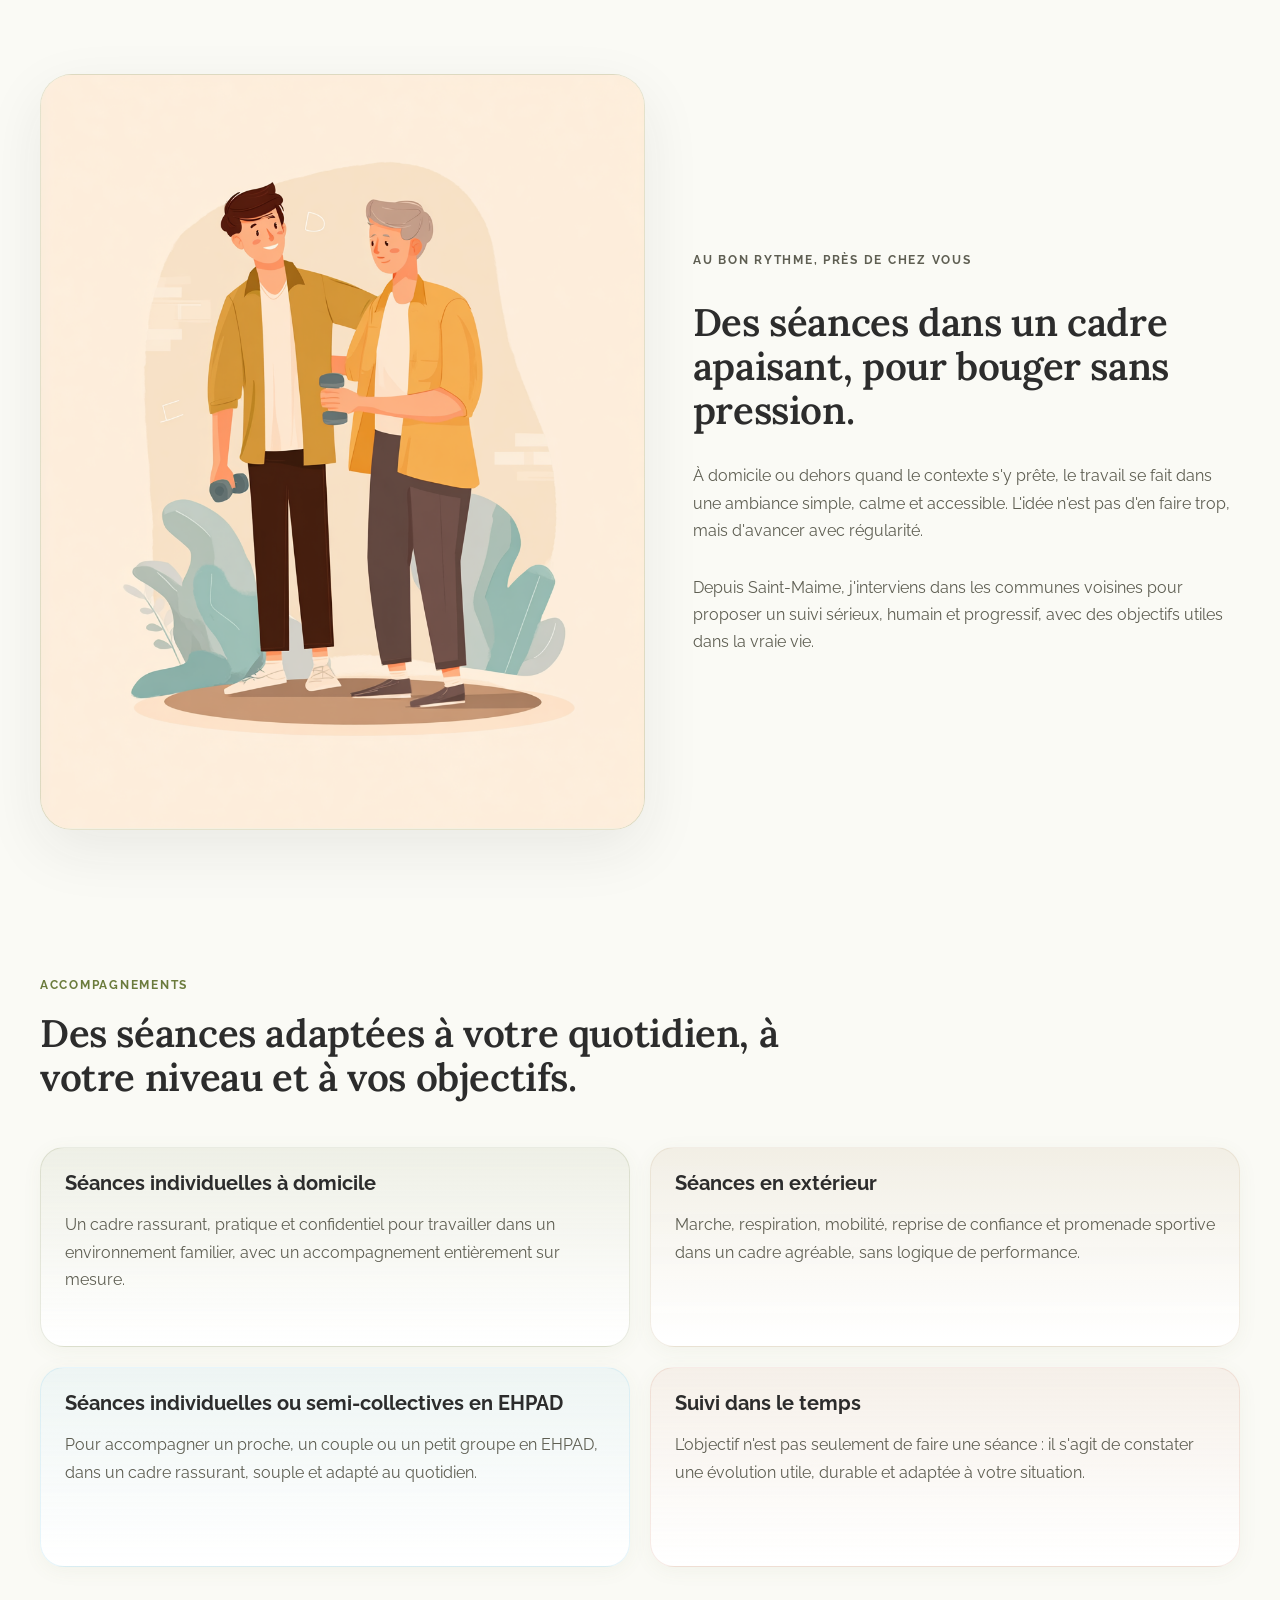
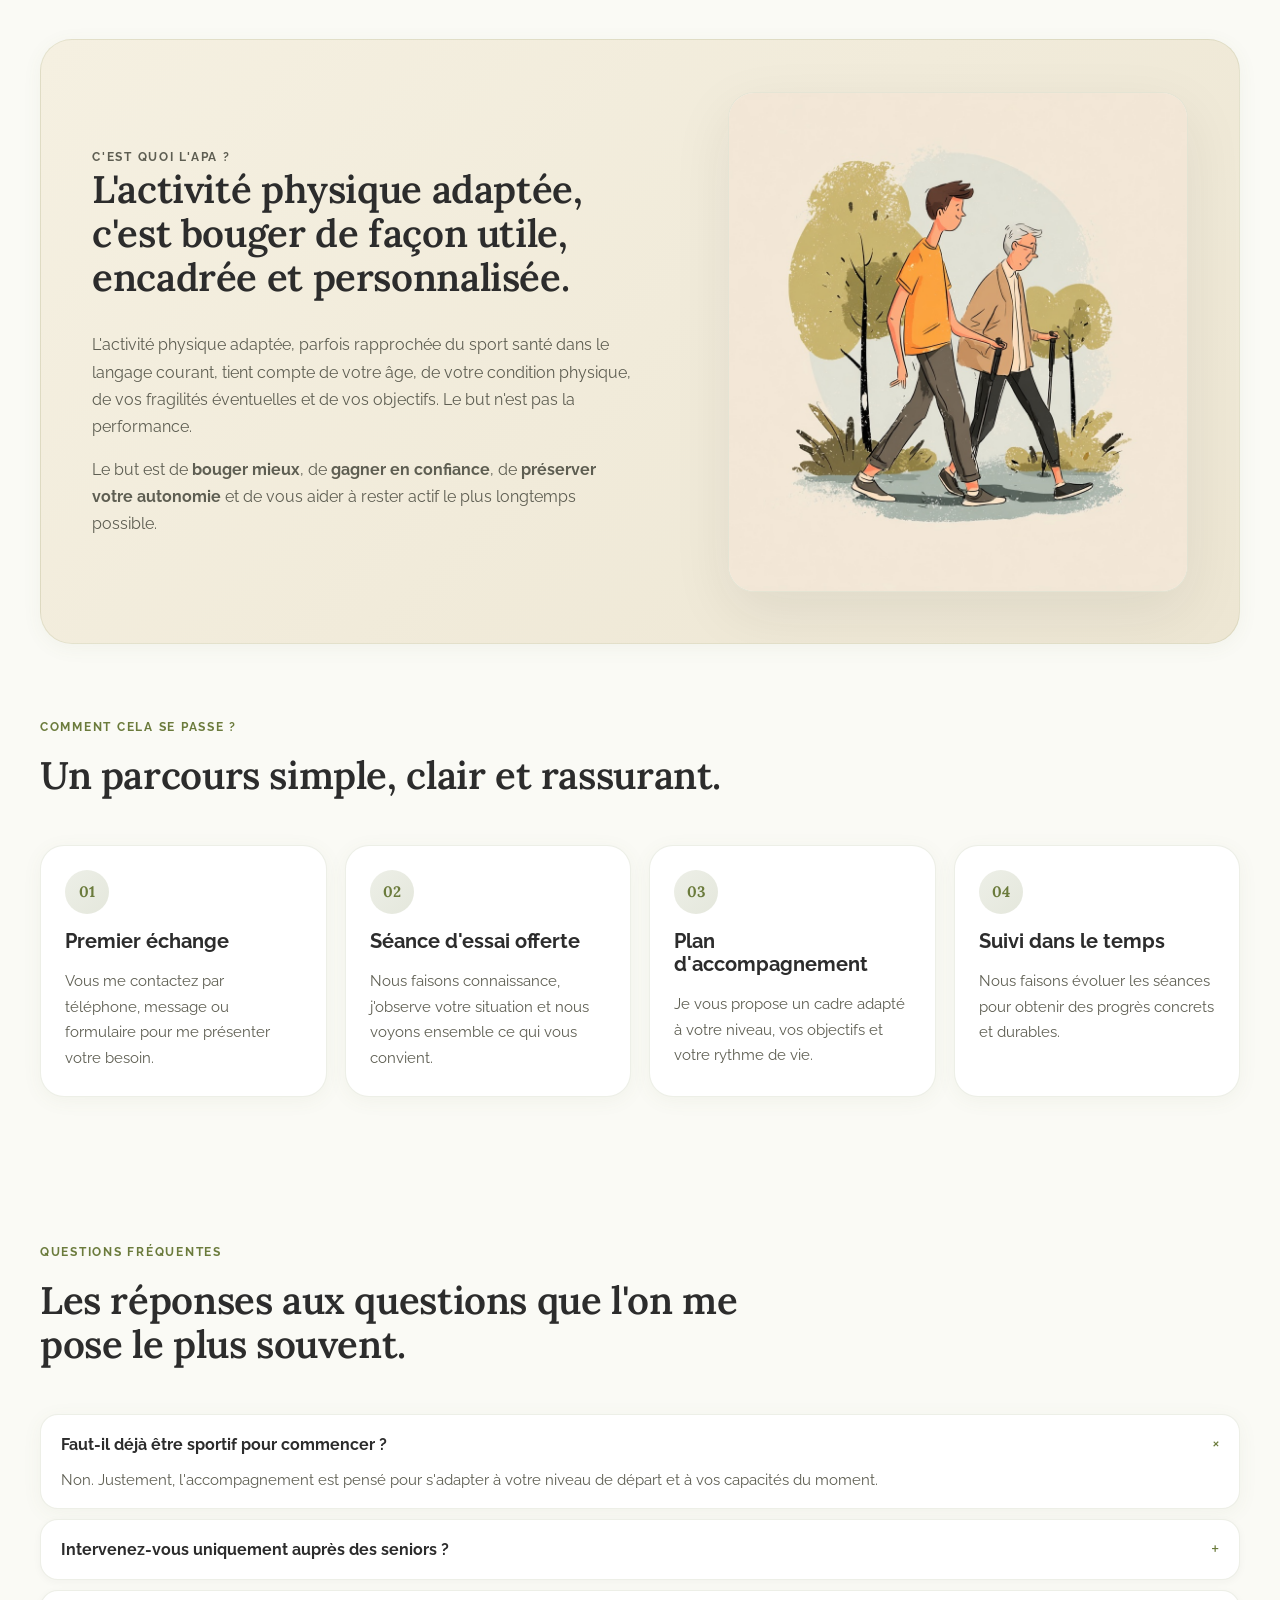
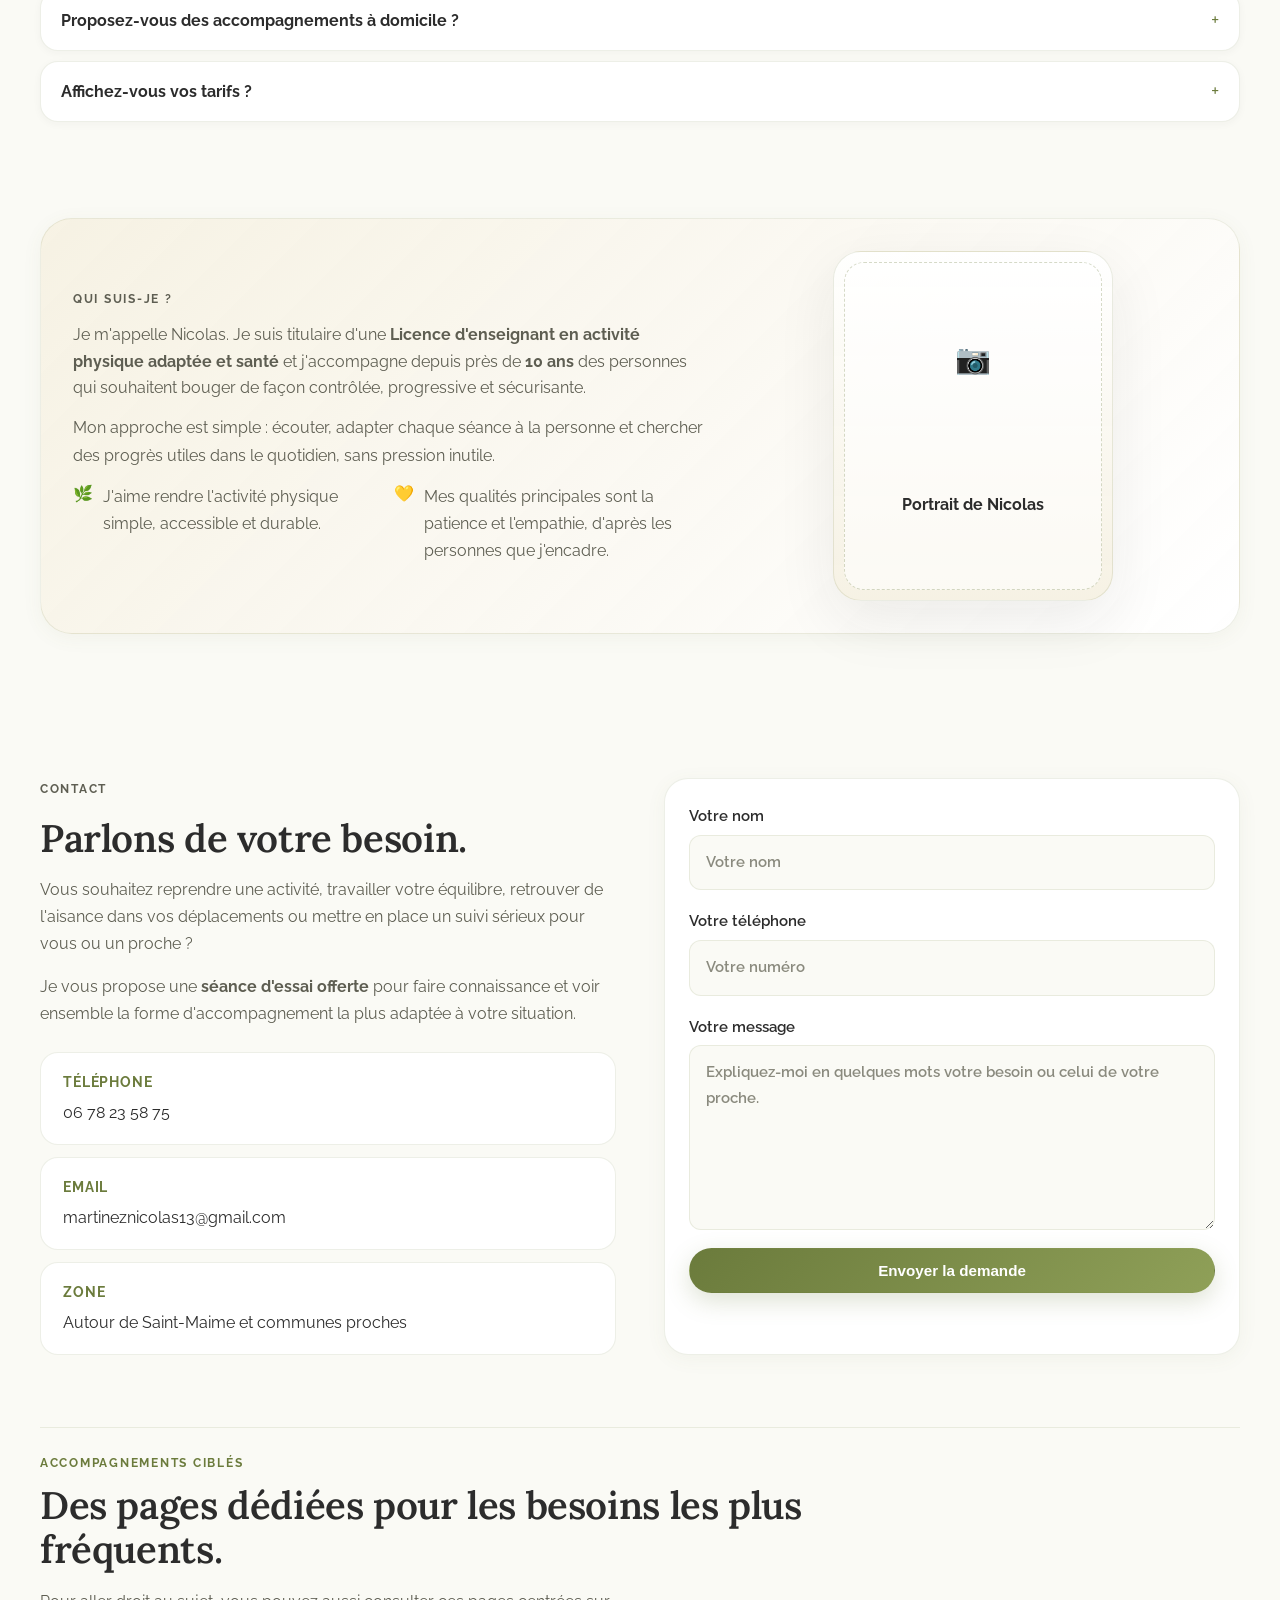
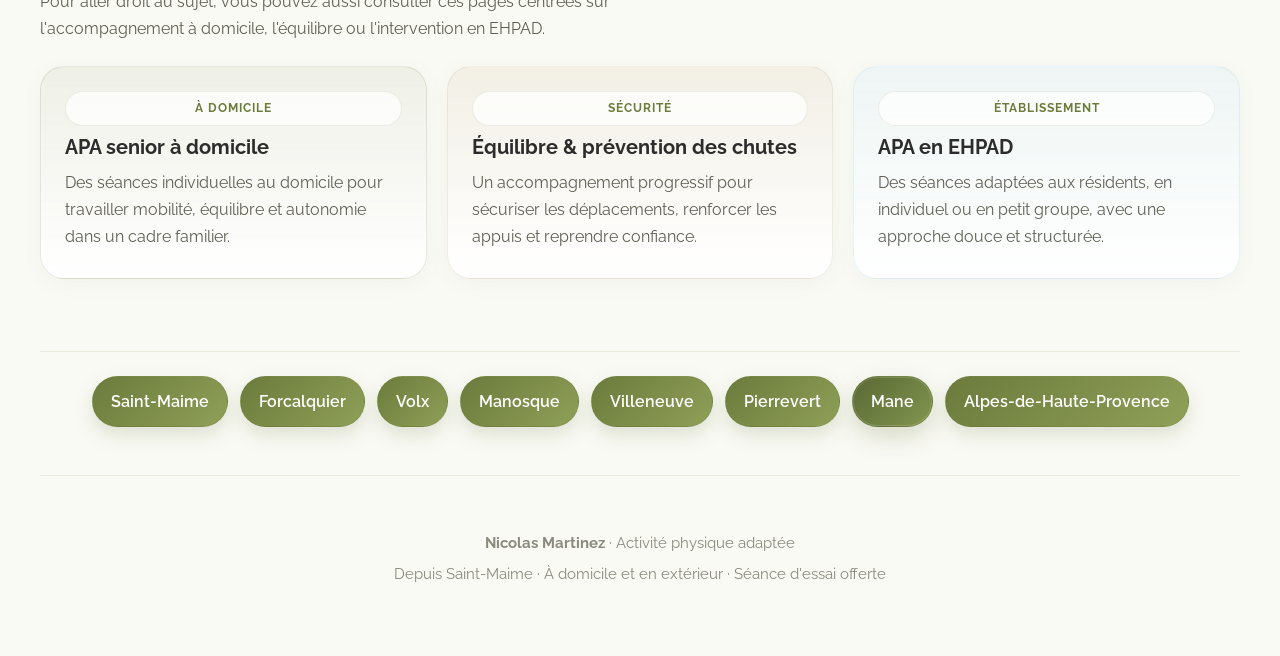
<file: mane/index.html>
<!DOCTYPE html>
<html lang="fr">
  <head>
    <meta charset="UTF-8" />
    <meta name="viewport" content="width=device-width, initial-scale=1.0" />
    <title>Activité physique adaptée à Mane | Nicolas Martinez</title>
    <meta
      name="description"
      content="Accompagnement en activité physique adaptée à Mane avec Nicolas Martinez : séances à domicile ou en extérieur pour rester actif, reprendre en douceur et garder plus d'aisance au quotidien. Approche sport santé adaptée et personnalisée."
    />
    <meta
      name="keywords"
      content="activité physique adaptée, Mane, Nicolas Martinez, coach santé, seniors, équilibre, autonomie, reprise en douceur, sport santé"
    />
    <meta name="robots" content="index, follow" />
    <link rel="canonical" href="https://www.activite-physique-adaptee-nicolas-martinez.fr/mane/" />
    <meta name="theme-color" content="#FAFAF5" />
    <meta property="og:title" content="Activité physique adaptée à Mane | Nicolas Martinez" />
    <meta
      property="og:description"
      content="À Mane, Nicolas Martinez accompagne les personnes qui veulent bouger avec plus de confiance, retrouver un rythme progressif et rester actives durablement. Approche sport santé adaptée et personnalisée."
    />
    <meta property="og:type" content="website" />
    <meta property="og:url" content="https://www.activite-physique-adaptee-nicolas-martinez.fr/mane/" />
    <link rel="icon" href="../favicon.svg" type="image/svg+xml" />
    <link rel="stylesheet" href="../styles.css" />
    <script type="application/ld+json">
      {
        "@context": "https://schema.org",
        "@graph": [
          {
            "@type": "ProfessionalService",
            "@id": "https://www.activite-physique-adaptee-nicolas-martinez.fr/mane/#business",
            "name": "Nicolas Martinez - Activité physique adaptée à Mane",
            "url": "https://www.activite-physique-adaptee-nicolas-martinez.fr/mane/",
            "image": "https://www.activite-physique-adaptee-nicolas-martinez.fr/images/hero-parcours-equilibre.png",
            "telephone": "+33678235875",
            "email": "martineznicolas13@gmail.com",
            "description": "Enseignant en activité physique adaptée et coach santé intervenant à Mane pour des séances à domicile et en extérieur, avec un suivi progressif, humain et personnalisé. Cette approche s'inscrit aussi dans le champ du sport santé.",
            "address": {
              "@type": "PostalAddress",
              "addressLocality": "Saint-Maime",
              "postalCode": "04300",
              "addressCountry": "FR"
            },
            "founder": {
              "@type": "Person",
              "name": "Nicolas Martinez"
            },
            "areaServed": [
              {
                "@type": "City",
                "name": "Mane"
              },
              {
                "@type": "City",
                "name": "Saint-Maime"
              },
              {
                "@type": "AdministrativeArea",
                "name": "Autour de Saint-Maime, dans un rayon d'environ 20 à 30 km"
              }
            ],
            "availableLanguage": "fr",
            "serviceType": [
              "Sport santé",
              "Activité physique adaptée",
              "Coach santé",
              "Séances à domicile",
              "Séances en extérieur",
              "Accompagnement des seniors",
              "Reprise d'activité en douceur"
            ],
            "hasOfferCatalog": {
              "@type": "OfferCatalog",
              "name": "Accompagnements proposés à Mane",
              "itemListElement": [
                {
                  "@type": "Offer",
                  "itemOffered": {
                    "@type": "Service",
                    "name": "Séances individuelles à domicile",
                    "description": "Séances personnalisées à domicile pour travailler mobilité, équilibre et remise en mouvement. Cette approche s'inscrit aussi dans le champ du sport santé."
                  }
                },
                {
                  "@type": "Offer",
                  "itemOffered": {
                    "@type": "Service",
                    "name": "Séances en extérieur",
                    "description": "Marche, mobilité, respiration et reprise progressive dans un cadre calme. Cette approche s'inscrit aussi dans le champ du sport santé."
                  }
                },
                {
                  "@type": "Offer",
                  "itemOffered": {
                    "@type": "Service",
                    "name": "Suivi régulier",
                    "description": "Accompagnement dans le temps pour des progrès utiles au quotidien. Cette approche s'inscrit aussi dans le champ du sport santé."
                  }
                }
              ]
            }
          },
          {
            "@type": "FAQPage",
            "@id": "https://www.activite-physique-adaptee-nicolas-martinez.fr/mane/#faq",
            "mainEntity": [
              {
                "@type": "Question",
                "name": "Faut-il déjà être sportif pour commencer ?",
                "acceptedAnswer": {
                  "@type": "Answer",
                  "text": "Non. L'accompagnement est pensé pour s'adapter au niveau de départ et aux capacités du moment."
                }
              },
              {
                "@type": "Question",
                "name": "Intervenez-vous uniquement auprès des seniors ?",
                "acceptedAnswer": {
                  "@type": "Answer",
                  "text": "La priorité est donnée aux personnes âgées, aux jeunes retraités et aux personnes ayant besoin d'un accompagnement santé personnalisé, mais d'autres profils peuvent être étudiés selon le besoin."
                }
              },
              {
                "@type": "Question",
                "name": "Proposez-vous des accompagnements à domicile ?",
                "acceptedAnswer": {
                  "@type": "Answer",
                  "text": "Oui. Des séances peuvent être organisées à domicile à Mane ainsi qu'en extérieur selon le lieu de séance et le besoin."
                }
              },
              {
                "@type": "Question",
                "name": "Affichez-vous vos tarifs ?",
                "acceptedAnswer": {
                  "@type": "Answer",
                  "text": "Les possibilités sont expliquées simplement après un premier échange et la séance d'essai offerte, afin de choisir un rythme adapté au besoin."
                }
              }
            ]
          }
        ]
      }
    </script>
  </head>
  <body>
    <div class="page-shell">
      <header class="site-header">
        <a href="../" class="brand">
          <img
            class="brand-logo"
            src="../images/logo-nicolas-martinez-apa.png"
            alt="Nicolas Martinez - Activité physique adaptée"
            width="732"
            height="180"
            decoding="async"
          />
          <span class="brand-name brand-name-mobile">Nicolas Martinez</span>
        </a>
        <nav class="site-nav" aria-label="Navigation principale">
          <a href="../">Accueil</a>
          <a href="#services">Accompagnements</a>
          <a href="#faq">FAQ</a>
          <a href="#apropos">Qui suis-je ?</a>
          <a href="#contact">Contact</a>
        </nav>
        <a class="header-cta js-call-trigger" href="tel:0678235875">
          <svg xmlns="http://www.w3.org/2000/svg" width="18" height="18" viewBox="0 0 24 24" fill="none" stroke="currentColor" stroke-width="2" stroke-linecap="round" stroke-linejoin="round" aria-hidden="true"><path d="M22 16.92v3a2 2 0 0 1-2.18 2 19.79 19.79 0 0 1-8.63-3.07 19.5 19.5 0 0 1-6-6 19.79 19.79 0 0 1-3.07-8.67A2 2 0 0 1 4.11 2h3a2 2 0 0 1 2 1.72 12.84 12.84 0 0 0 .7 2.81 2 2 0 0 1-.45 2.11L8.09 9.91a16 16 0 0 0 6 6l1.27-1.27a2 2 0 0 1 2.11-.45 12.84 12.84 0 0 0 2.81.7A2 2 0 0 1 22 16.92z"/></svg>
          Appeler
        </a>
      </header>

      <main id="top">
        <section class="hero section">
          <div class="hero-copy">
            <p class="eyebrow">Mane · Depuis Saint-Maime · À domicile & en extérieur · Séance d'essai offerte</p>
            <h1>Activité physique adaptée à Mane pour reprendre en douceur et rester actif avec confiance.</h1>
            <p class="lead">
              Je vous accompagne avec une approche <strong>sérieuse, chaleureuse et réellement adaptée</strong>, pour retrouver un rythme plus actif, travailler l'équilibre, entretenir votre forme et bouger avec plus de confort au quotidien.
            </p>
            <p class="lead secondary">
              J'interviens auprès des <strong>personnes âgées</strong>, des <strong>jeunes retraités</strong> mais aussi auprès de <strong>toute personne</strong> qui souhaite reprendre en douceur avec un accompagnement humain, progressif et personnalisé.
            </p>
            <div class="hero-actions">
              <a class="button primary js-call-trigger" href="tel:0678235875">
                <svg xmlns="http://www.w3.org/2000/svg" width="18" height="18" viewBox="0 0 24 24" fill="none" stroke="currentColor" stroke-width="2" stroke-linecap="round" stroke-linejoin="round" aria-hidden="true"><path d="M22 16.92v3a2 2 0 0 1-2.18 2 19.79 19.79 0 0 1-8.63-3.07 19.5 19.5 0 0 1-6-6 19.79 19.79 0 0 1-3.07-8.67A2 2 0 0 1 4.11 2h3a2 2 0 0 1 2 1.72 12.84 12.84 0 0 0 .7 2.81 2 2 0 0 1-.45 2.11L8.09 9.91a16 16 0 0 0 6 6l1.27-1.27a2 2 0 0 1 2.11-.45 12.84 12.84 0 0 0 2.81.7A2 2 0 0 1 22 16.92z"/></svg>
                Appeler Nicolas
              </a>
              <a class="button secondary" href="mailto:martineznicolas13@gmail.com?subject=Demande%20APA%20Mane&amp;body=Bonjour%20Nicolas%2C%0A%0AJe%20souhaite%20en%20savoir%20plus%20sur%20votre%20accompagnement%20en%20activit%C3%A9%20physique%20adapt%C3%A9e%20%C3%A0%20Mane.">
                <svg xmlns="http://www.w3.org/2000/svg" width="18" height="18" viewBox="0 0 24 24" fill="none" stroke="currentColor" stroke-width="2" stroke-linecap="round" stroke-linejoin="round" aria-hidden="true"><path d="M4 4h16v16H4z" opacity="0"/><path d="M4 6h16v12H4z"/><path d="m4 7 8 6 8-6"/></svg>
                Envoyer un email
              </a>
              <a class="button ghost" href="#contact">
                <svg xmlns="http://www.w3.org/2000/svg" width="18" height="18" viewBox="0 0 24 24" fill="none" stroke="currentColor" stroke-width="2" stroke-linecap="round" stroke-linejoin="round" aria-hidden="true"><rect x="3" y="4" width="18" height="18" rx="2" ry="2"/><line x1="16" y1="2" x2="16" y2="6"/><line x1="8" y1="2" x2="8" y2="6"/><line x1="3" y1="10" x2="21" y2="10"/></svg>
                Demander la séance d'essai
              </a>
            </div>
          </div>

          <aside class="hero-visual" aria-label="Accompagnement sur un parcours d'équilibre et de marche à Mane">
            <img
              class="hero-photo"
              src="../images/hero-parcours-equilibre.png"
              alt="Coach en activité physique adaptée qui accompagne une senior sur un parcours d'équilibre et de marche"
              width="960"
              height="1200"
              decoding="async"
            />
          </aside>
        </section>

        <section class="section reveal" id="publics">
          <div class="section-heading">
            <p class="eyebrow">Pour qui ?</p>
            <h2>Un accompagnement pensé pour les personnes qui veulent rester actives durablement.</h2>
          </div>
          <div class="cards-grid three">
            <article class="info-card">
              <h3>Personnes âgées</h3>
              <p>
                Pour préserver l'autonomie, entretenir la mobilité, travailler l'équilibre et garder de la confiance
                dans les gestes du quotidien.
              </p>
            </article>
            <article class="info-card">
              <h3>Jeunes retraités</h3>
              <p>
                Pour rester en forme, reprendre une activité avec sérieux, prévenir la perte de capacité physique et
                continuer à bouger avec plaisir.
              </p>
            </article>
            <article class="info-card">
              <h3>Personnes avec fragilités ou objectifs santé</h3>
              <p>
                Reprise progressive, perte de poids encadrée, marche, cardio adapté, renforcement léger,
                coordination ou réadaptation à l'effort.
              </p>
            </article>
          </div>
        </section>

        <section class="section image-story reveal" aria-label="Ambiance des séances à Mane et autour">
          <div class="story-photo">
            <video
              class="story-video"
              autoplay
              loop
              muted
              playsinline
              preload="metadata"
              poster="../images/story-coach-halteres.png"
              width="560"
              height="704"
              aria-label="Vidéo en boucle montrant un accompagnement doux en activité physique adaptée"
            >
              <source src="../images/seance-apa-galerie.mp4" type="video/mp4" />
              Votre navigateur ne prend pas en charge la lecture vidéo intégrée.
            </video>
          </div>
          <div class="story-copy">
            <p class="eyebrow">Au bon rythme, près de chez vous</p>
            <h2>Des séances dans un cadre apaisant, pour bouger sans pression.</h2>
            <p>
              À domicile ou dehors quand le contexte s'y prête, le travail se fait dans une ambiance simple,
              calme et accessible. L'idée n'est pas d'en faire trop, mais d'avancer avec régularité.
            </p>
            <p>
              Depuis Saint-Maime, j'interviens dans les communes voisines pour proposer un suivi sérieux, humain et progressif,
              avec des objectifs utiles dans la vraie vie.
            </p>
          </div>
        </section>

        <section class="section reveal" id="services">
          <div class="section-heading">
            <p class="eyebrow">Accompagnements</p>
            <h2>Des séances adaptées à votre quotidien, à votre niveau et à vos objectifs.</h2>
          </div>
          <div class="cards-grid two">
            <article class="service-card accent-sage">
              <h3>Séances individuelles à domicile</h3>
              <p>
                Un cadre rassurant, pratique et confidentiel pour travailler dans un environnement familier, avec un
                accompagnement entièrement sur mesure.
              </p>
            </article>
            <article class="service-card accent-sand">
              <h3>Séances en extérieur</h3>
              <p>
                Marche, respiration, mobilité, reprise de confiance et promenade sportive dans un cadre agréable,
                sans logique de performance.
              </p>
            </article>
            <article class="service-card accent-blue">
              <h3>Séances individuelles ou semi-collectives en EHPAD</h3>
              <p>
                Pour accompagner un proche, un couple ou un petit groupe en EHPAD, dans un cadre rassurant,
                souple et adapté au quotidien.
              </p>
            </article>
            <article class="service-card accent-rose">
              <h3>Suivi dans le temps</h3>
              <p>
                L'objectif n'est pas seulement de faire une séance : il s'agit de constater une évolution utile,
                durable et adaptée à votre situation.
              </p>
            </article>
          </div>
        </section>


        <section class="section soft-panel reveal" id="apa">
          <div class="apa-layout">
            <div class="apa-copy">
              <div class="apa-copy-inner">
                <div class="section-heading compact">
                  <p class="eyebrow">C'est quoi l'APA ?</p>
                  <h2>L'activité physique adaptée, c'est bouger de façon utile, encadrée et personnalisée.</h2>
                </div>
                <p>
                  L'activité physique adaptée, parfois rapprochée du sport santé dans le langage courant, tient compte de votre âge, de votre condition physique, de vos fragilités
                  éventuelles et de vos objectifs. Le but n'est pas la performance.
                </p>
                <p>
                  Le but est de <strong>bouger mieux</strong>, de <strong>gagner en confiance</strong>, de <strong>préserver votre autonomie</strong>
                  et de vous aider à rester actif le plus longtemps possible.
                </p>
              </div>
            </div>
            <figure class="apa-visual">
              <img
                src="../images/apa-section-accompagnement.jpg"
                alt="Illustration d'un accompagnement en activité physique adaptée axé sur la marche et l'autonomie"
                width="1024"
                height="1024"
                loading="lazy"
                decoding="async"
              />
            </figure>
          </div>
        </section>

        <section class="section reveal" id="methode">
          <div class="section-heading">
            <p class="eyebrow">Comment cela se passe ?</p>
            <h2>Un parcours simple, clair et rassurant.</h2>
          </div>
          <div class="steps-grid">
            <article>
              <span>01</span>
              <h3>Premier échange</h3>
              <p>Vous me contactez par téléphone, message ou formulaire pour me présenter votre besoin.</p>
            </article>
            <article>
              <span>02</span>
              <h3>Séance d'essai offerte</h3>
              <p>Nous faisons connaissance, j'observe votre situation et nous voyons ensemble ce qui vous convient.</p>
            </article>
            <article>
              <span>03</span>
              <h3>Plan d'accompagnement</h3>
              <p>Je vous propose un cadre adapté à votre niveau, vos objectifs et votre rythme de vie.</p>
            </article>
            <article>
              <span>04</span>
              <h3>Suivi dans le temps</h3>
              <p>Nous faisons évoluer les séances pour obtenir des progrès concrets et durables.</p>
            </article>
          </div>
        </section>

        <section class="section reveal" id="faq">
          <div class="section-heading">
            <p class="eyebrow">Questions fréquentes</p>
            <h2>Les réponses aux questions que l'on me pose le plus souvent.</h2>
          </div>
          <div class="faq-list">
            <details open>
              <summary>Faut-il déjà être sportif pour commencer ?</summary>
              <p>Non. Justement, l'accompagnement est pensé pour s'adapter à votre niveau de départ et à vos capacités du moment.</p>
            </details>
            <details>
              <summary>Intervenez-vous uniquement auprès des seniors ?</summary>
              <p>La priorité est donnée aux personnes âgées, aux jeunes retraités et aux personnes ayant besoin d'un accompagnement santé personnalisé, mais d'autres profils peuvent être étudiés selon le besoin.</p>
            </details>
            <details>
              <summary>Proposez-vous des accompagnements à domicile ?</summary>
              <p>Oui. J'interviens à domicile ainsi qu'en extérieur autour de Saint-Maime, selon le lieu de séance.</p>
            </details>
            <details>
              <summary>Affichez-vous vos tarifs ?</summary>
              <p>Je vous explique simplement les possibilités après un premier échange et la séance d'essai offerte, pour choisir un rythme adapté à votre besoin.</p>
            </details>
          </div>
        </section>

        <section class="section about-section reveal" id="apropos">
          <div class="about-card">
            <div class="about-copy">
              <p class="eyebrow">Qui suis-je ?</p>
              <p class="about-intro">
                Je m'appelle Nicolas. Je suis titulaire d'une <strong>Licence d'enseignant en activité physique adaptée et santé</strong>
                et j'accompagne depuis près de <strong>10 ans</strong> des personnes qui souhaitent bouger de façon contrôlée,
                progressive et sécurisante.
              </p>
              <p>
                Mon approche est simple : écouter, adapter chaque séance à la personne et chercher des progrès utiles
                dans le quotidien, sans pression inutile.
              </p>
              <ul class="about-notes" aria-label="Repères sur Nicolas Martinez">
                <li><span aria-hidden="true">🌿</span> J'aime rendre l'activité physique simple, accessible et durable.</li>
                <li><span aria-hidden="true">💛</span> Mes qualités principales sont la patience et l'empathie, d'après les personnes que j'encadre.</li>
              </ul>
            </div>
            <div class="about-portrait" aria-label="Emplacement réservé pour le portrait de Nicolas Martinez">
              <div class="about-portrait-frame">
                <div class="about-portrait-placeholder">
                  <span class="about-portrait-icon" aria-hidden="true">📷</span>
                  <p>Portrait de Nicolas</p>
                </div>
              </div>
            </div>
          </div>
        </section>

        <section class="section contact-section reveal" id="contact">
          <div class="contact-copy">
            <p class="eyebrow">Contact</p>
            <h2>Parlons de votre besoin.</h2>
            <p>
              Vous souhaitez reprendre une activité, travailler votre équilibre, retrouver de l'aisance dans vos
              déplacements ou mettre en place un suivi sérieux pour vous ou un proche ?
            </p>
            <p>
              Je vous propose une <strong>séance d'essai offerte</strong> pour faire connaissance et voir ensemble la forme
              d'accompagnement la plus adaptée à votre situation.
            </p>
            <div class="contact-cards">
              <a href="tel:0678235875" id="contact-phone-card">
                <strong>Téléphone</strong>
                <span>06 78 23 58 75</span>
              </a>
              <a href="mailto:martineznicolas13@gmail.com?subject=Demande%20APA%20Mane">
                <strong>Email</strong>
                <span>martineznicolas13@gmail.com</span>
              </a>
              <div>
                <strong>Zone</strong>
                <span>Autour de Saint-Maime et communes proches</span>
              </div>
            </div>
          </div>

          <form class="contact-form" id="contact-form" action="https://formspree.io/f/xykljzaa" method="POST">
            <input type="hidden" name="_subject" value="Demande d'accompagnement - Mane - site Nicolas Martinez" />
            <label>
              Votre nom
              <input type="text" name="name" placeholder="Votre nom" required />
            </label>
            <label>
              Votre téléphone
              <input type="tel" name="phone" placeholder="Votre numéro" />
            </label>
            <label>
              Votre message
              <textarea
                name="message"
                rows="6"
                placeholder="Expliquez-moi en quelques mots votre besoin ou celui de votre proche."
                required
              ></textarea>
            </label>
            <button type="submit" class="button primary wide">Envoyer la demande</button>
            <p class="form-status" id="form-status" role="status" aria-live="polite"></p>
          </form>
        </section>


        <section class="section intent-links-section reveal" aria-labelledby="accompagnements-cibles-title">
          <div class="local-links-wrap intent-links-wrap">
            <div class="section-heading compact">
              <p class="eyebrow">Accompagnements ciblés</p>
              <h2 id="accompagnements-cibles-title">Des pages dédiées pour les besoins les plus fréquents.</h2>
              <p class="local-links-copy">Pour aller droit au sujet, vous pouvez aussi consulter ces pages centrées sur l'accompagnement à domicile, l'équilibre ou l'intervention en EHPAD.</p>
            </div>
            <div class="cards-grid three intent-link-grid">

              <a class="service-card intent-link-card accent-sage" href="../apa-senior-domicile/">
                <span class="intent-link-tag">À domicile</span>
                <h3>APA senior à domicile</h3>
                <p>Des séances individuelles au domicile pour travailler mobilité, équilibre et autonomie dans un cadre familier.</p>
              </a>

              <a class="service-card intent-link-card accent-sand" href="../equilibre-prevention-chutes/">
                <span class="intent-link-tag">Sécurité</span>
                <h3>Équilibre & prévention des chutes</h3>
                <p>Un accompagnement progressif pour sécuriser les déplacements, renforcer les appuis et reprendre confiance.</p>
              </a>

              <a class="service-card intent-link-card accent-blue" href="../apa-ehpad/">
                <span class="intent-link-tag">Établissement</span>
                <h3>APA en EHPAD</h3>
                <p>Des séances adaptées aux résidents, en individuel ou en petit groupe, avec une approche douce et structurée.</p>
              </a>
            </div>
          </div>
        </section>
        <section class="local-links-section reveal" id="localites">
          <div class="local-links-wrap">
            <nav class="link-chip-grid" aria-label="Pages locales autour de Saint-Maime et dans les Alpes-de-Haute-Provence">
              <a class="link-chip" href="../">Saint-Maime</a>
              <a class="link-chip" href="../forcalquier/">Forcalquier</a>
              <a class="link-chip" href="../volx/">Volx</a>
              <a class="link-chip" href="../manosque/">Manosque</a>
              <a class="link-chip" href="../villeneuve/">Villeneuve</a>
              <a class="link-chip" href="../pierrevert/">Pierrevert</a>
              <a class="link-chip is-current" href="./" aria-current="page">Mane</a>
              <a class="link-chip" href="../alpes-de-haute-provence/">Alpes-de-Haute-Provence</a>
            </nav>
          </div>
        </section>
      </main>

      <footer class="site-footer">
        <p><strong>Nicolas Martinez</strong> · Activité physique adaptée</p>
        <p>Depuis Saint-Maime · À domicile et en extérieur · Séance d'essai offerte</p>
      </footer>
    </div>

    <script>
      const form = document.getElementById('contact-form');
      const formStatus = document.getElementById('form-status');
      const submitButton = form.querySelector('button[type="submit"]');
      const formEndpoint = 'https://formspree.io/f/xykljzaa';
      const callTriggers = document.querySelectorAll('.js-call-trigger');
      const phoneCard = document.getElementById('contact-phone-card');
      let phoneHighlightTimer = null;

      form.addEventListener('submit', async function (event) {
        event.preventDefault();
        const data = new FormData(form);
        submitButton.disabled = true;
        submitButton.textContent = 'Envoi en cours...';
        formStatus.textContent = '';
        formStatus.className = 'form-status';

        try {
          const response = await fetch(formEndpoint, {
            method: 'POST',
            body: data,
            headers: {
              Accept: 'application/json'
            }
          });

          if (!response.ok) {
            throw new Error('FORM_SUBMIT_FAILED');
          }

          form.reset();
          formStatus.textContent = 'Message envoyé ✅';
          formStatus.classList.add('is-success');
        } catch (error) {
          formStatus.textContent = 'Envoi impossible pour le moment. Appelez-moi ou envoyez-moi un email.';
          formStatus.classList.add('is-error');
        } finally {
          submitButton.disabled = false;
          submitButton.textContent = 'Envoyer la demande';
        }
      });

      callTriggers.forEach(function (trigger) {
        trigger.addEventListener('click', function (event) {
          const desktopPointer = window.matchMedia('(hover: hover) and (pointer: fine)').matches;

          if (!desktopPointer || !phoneCard) {
            return;
          }

          event.preventDefault();
          phoneCard.scrollIntoView({
            behavior: window.matchMedia('(prefers-reduced-motion: reduce)').matches ? 'auto' : 'smooth',
            block: 'center'
          });
          phoneCard.classList.remove('is-highlighted');

          if (phoneHighlightTimer) {
            window.clearTimeout(phoneHighlightTimer);
          }

          window.setTimeout(function () {
            phoneCard.classList.add('is-highlighted');
          }, 220);

          phoneHighlightTimer = window.setTimeout(function () {
            phoneCard.classList.remove('is-highlighted');
            phoneHighlightTimer = null;
          }, 4000);
        });
      });

      (function () {
        var els = document.querySelectorAll('.reveal');
        if (!('IntersectionObserver' in window)) {
          els.forEach(function (el) { el.classList.add('visible'); });
          return;
        }
        var observer = new IntersectionObserver(function (entries) {
          entries.forEach(function (entry) {
            if (entry.isIntersecting) {
              entry.target.classList.add('visible');
              observer.unobserve(entry.target);
            }
          });
        }, { threshold: 0.12 });
        els.forEach(function (el) { observer.observe(el); });
      })();

      (function () {
        var header = document.querySelector('.site-header');
        if (!header) {
          return;
        }
        var mobileQuery = window.matchMedia('(max-width: 720px)');
        var lastScrollY = window.scrollY;
        var suppressUntil = 0;
        var mobileHeaderLinks = header.querySelectorAll('a[href^="#"]');

        mobileHeaderLinks.forEach(function (link) {
          link.addEventListener('click', function () {
            suppressUntil = Date.now() + 900;
            header.classList.remove('is-mobile-hidden');
          });
        });

        function updateHeaderVisibility() {
          var currentScrollY = window.scrollY;
          var delta = currentScrollY - lastScrollY;

          if (!mobileQuery.matches) {
            header.classList.remove('is-mobile-hidden');
            lastScrollY = currentScrollY;
            return;
          }

          if (Date.now() < suppressUntil) {
            header.classList.remove('is-mobile-hidden');
            lastScrollY = currentScrollY;
            return;
          }

          if (currentScrollY <= 24 || delta < -10) {
            header.classList.remove('is-mobile-hidden');
          } else if (delta > 10 && currentScrollY > 96) {
            header.classList.add('is-mobile-hidden');
          }

          lastScrollY = currentScrollY;
        }

        window.addEventListener('scroll', updateHeaderVisibility, { passive: true });
        window.addEventListener('resize', updateHeaderVisibility);
        updateHeaderVisibility();
      })();
    </script>
  </body>
</html>
</file>
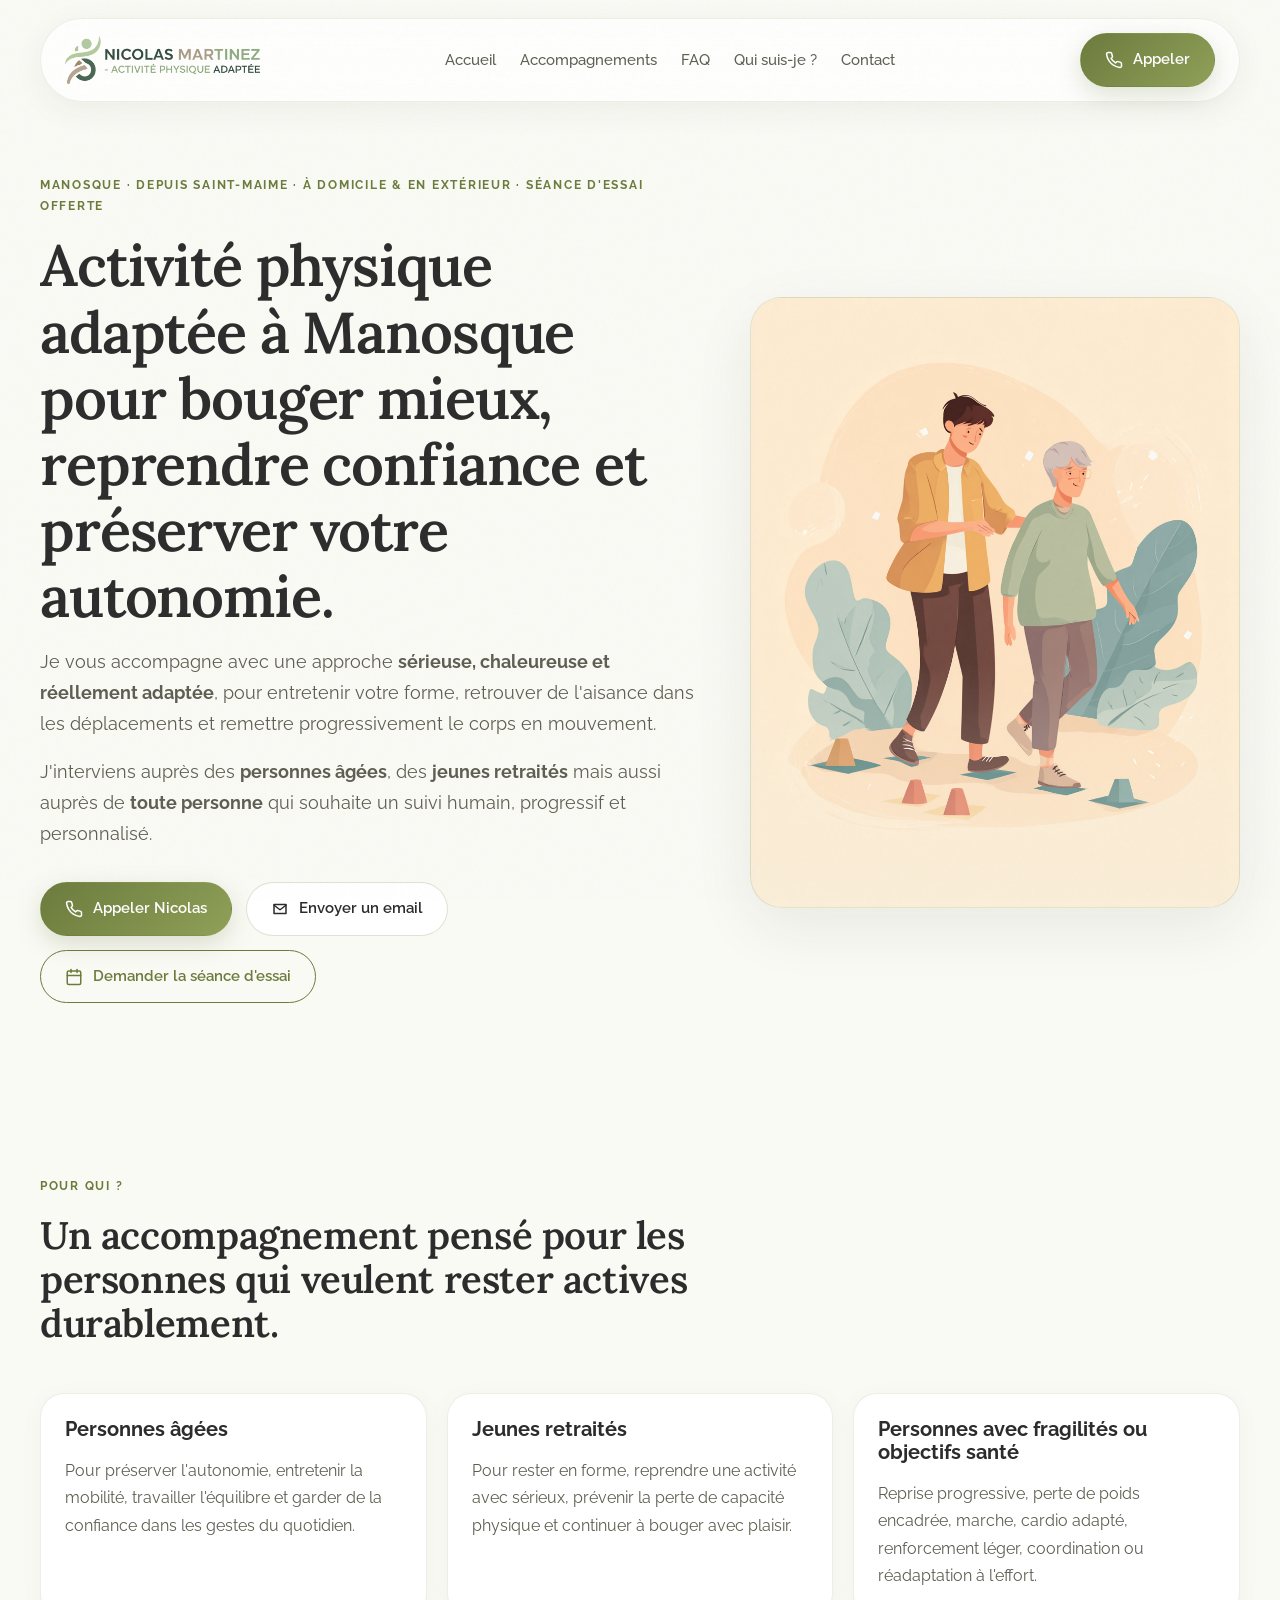
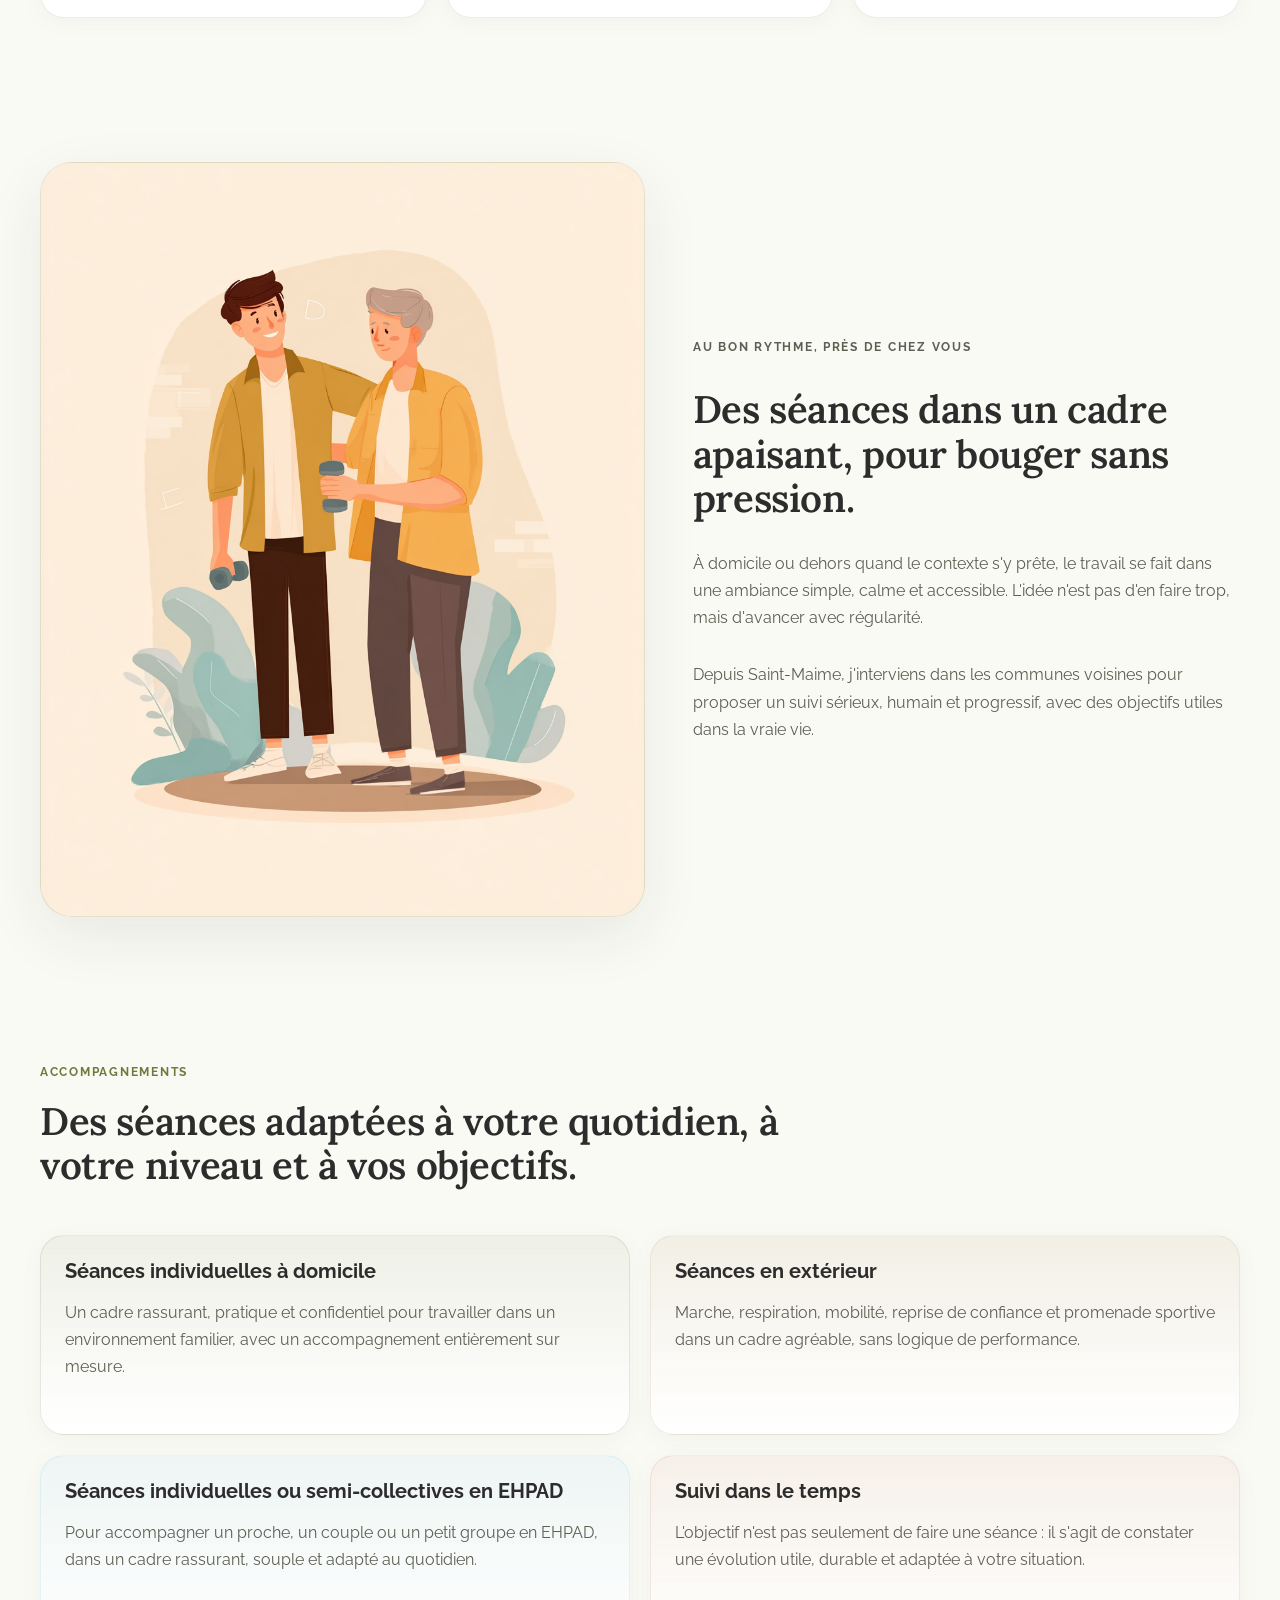
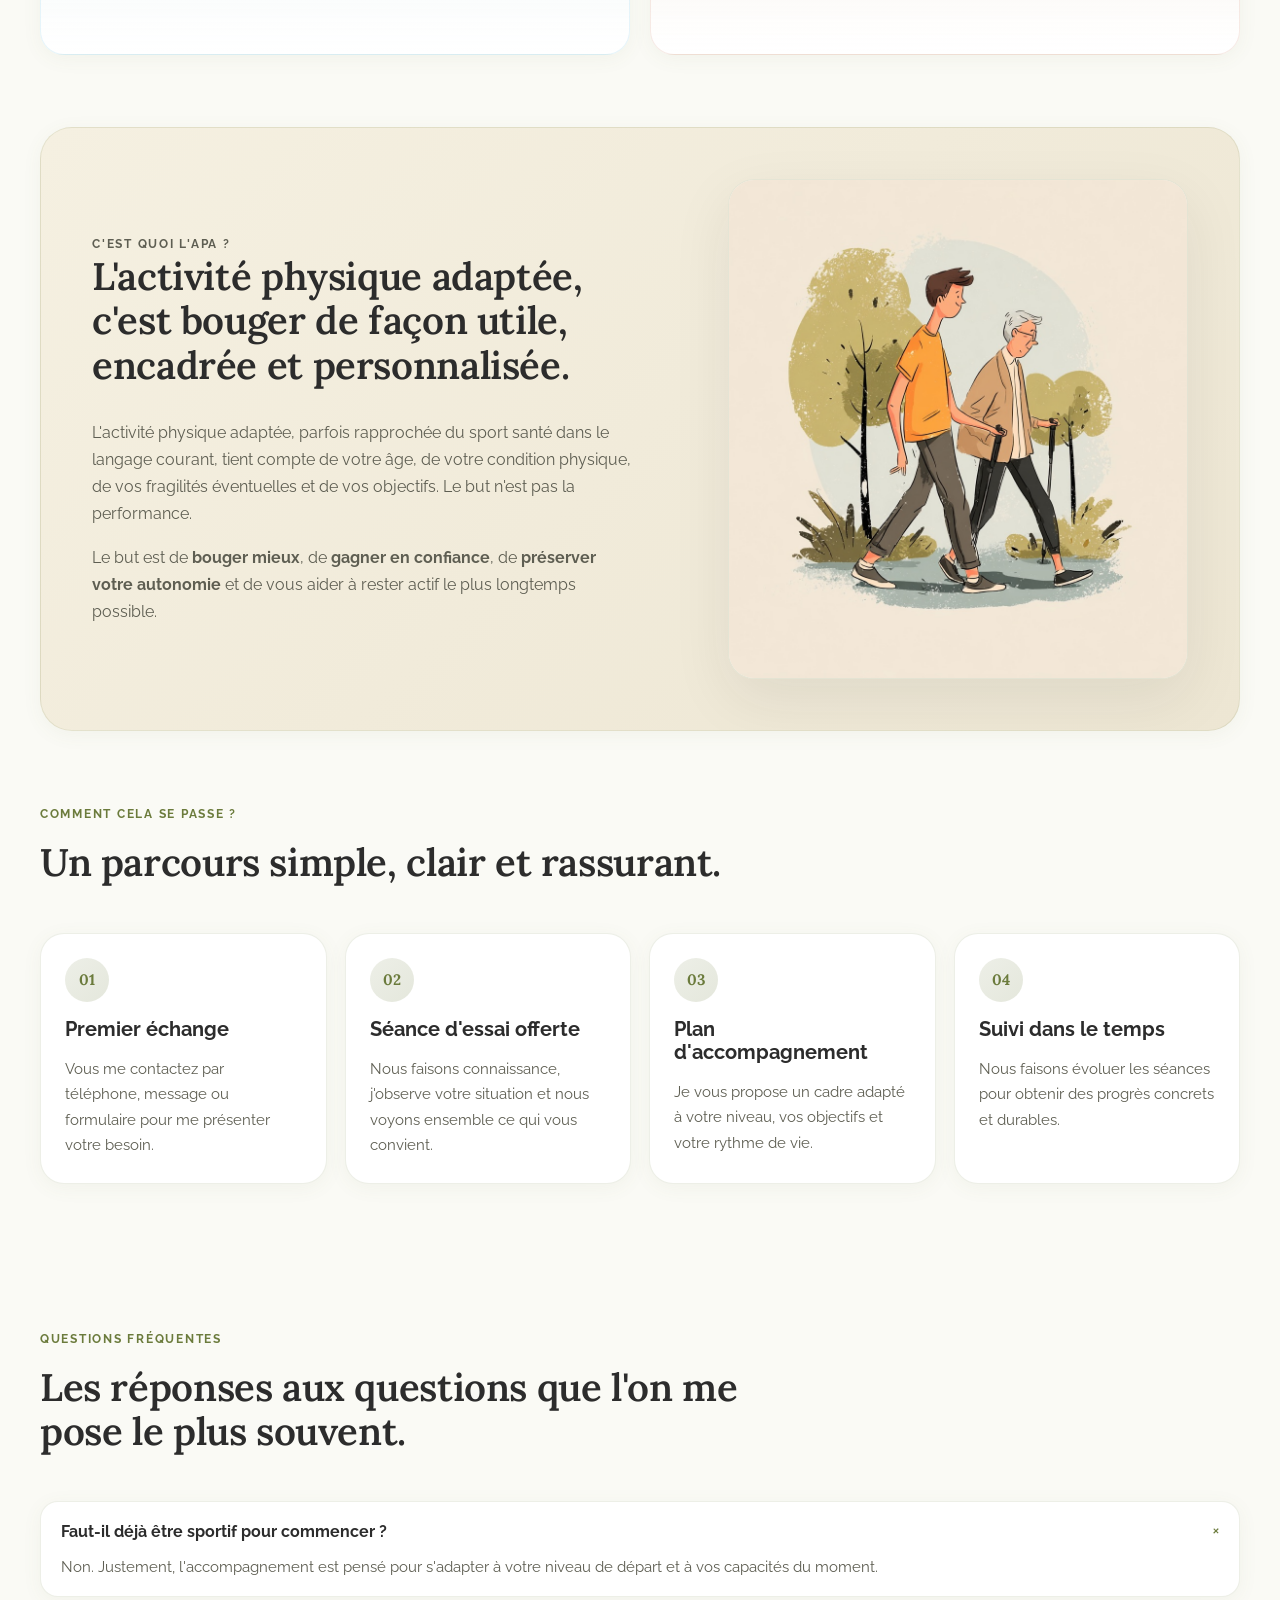
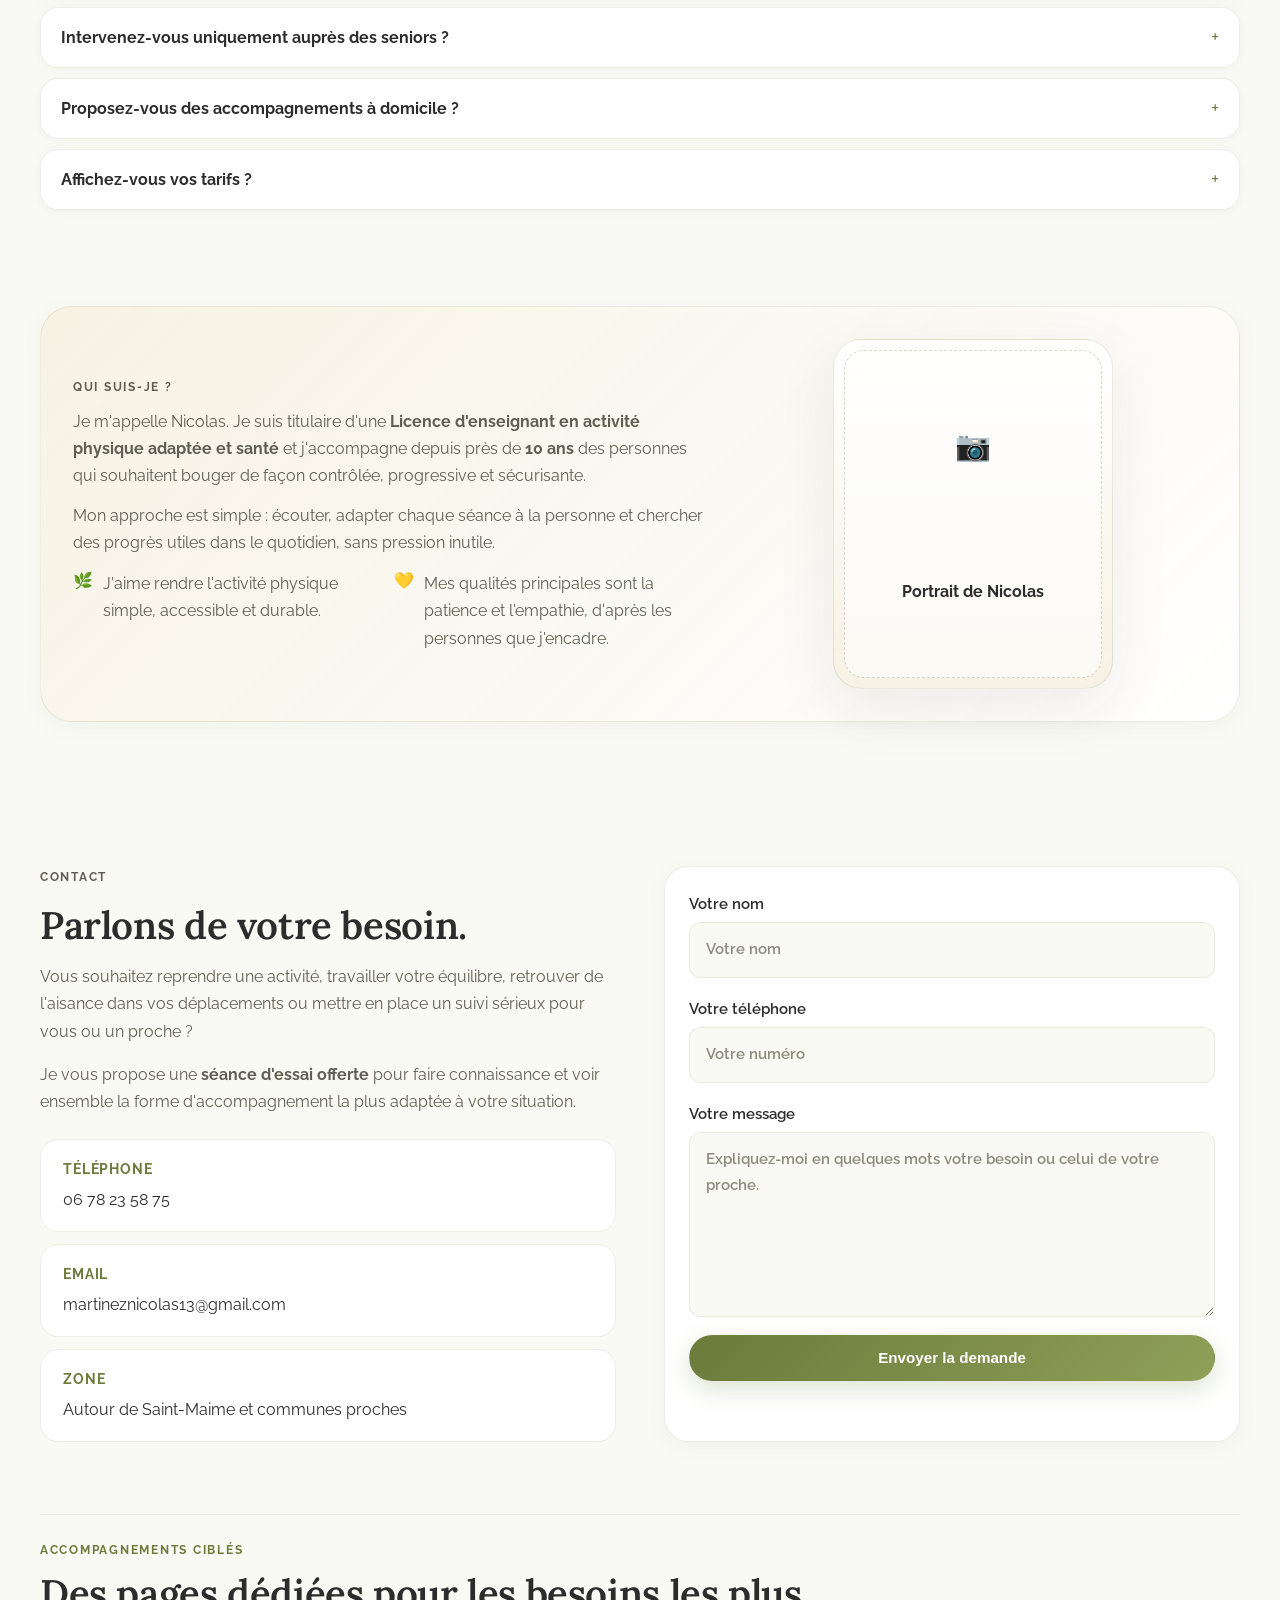
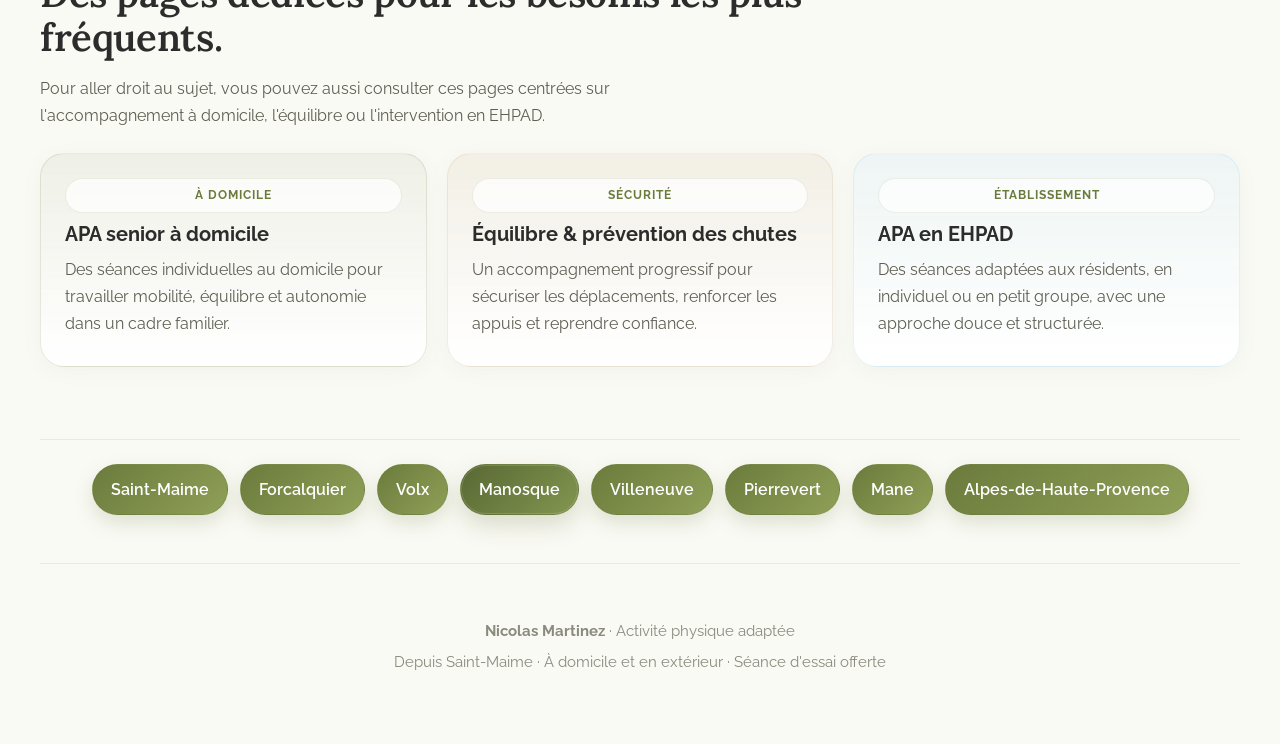
<file: manosque/index.html>
<!DOCTYPE html>
<html lang="fr">
  <head>
    <meta charset="UTF-8" />
    <meta name="viewport" content="width=device-width, initial-scale=1.0" />
    <title>Activité physique adaptée à Manosque | Nicolas Martinez</title>
    <meta
      name="description"
      content="Accompagnement en activité physique adaptée à Manosque avec Nicolas Martinez : séances à domicile ou en extérieur pour seniors, reprise en douceur, équilibre et autonomie au quotidien. Approche sport santé adaptée et personnalisée."
    />
    <meta
      name="keywords"
      content="activité physique adaptée, Manosque, Nicolas Martinez, coach santé, seniors, équilibre, autonomie, reprise en douceur, sport santé"
    />
    <meta name="robots" content="index, follow" />
    <link rel="canonical" href="https://www.activite-physique-adaptee-nicolas-martinez.fr/manosque/" />
    <meta name="theme-color" content="#FAFAF5" />
    <meta property="og:title" content="Activité physique adaptée à Manosque | Nicolas Martinez" />
    <meta
      property="og:description"
      content="À Manosque, Nicolas Martinez propose un accompagnement rassurant et personnalisé pour bouger mieux, reprendre confiance et rester actif durablement. Approche sport santé adaptée et personnalisée."
    />
    <meta property="og:type" content="website" />
    <meta property="og:url" content="https://www.activite-physique-adaptee-nicolas-martinez.fr/manosque/" />
    <link rel="icon" href="../favicon.svg" type="image/svg+xml" />
    <link rel="stylesheet" href="../styles.css" />
    <script type="application/ld+json">
      {
        "@context": "https://schema.org",
        "@graph": [
          {
            "@type": "ProfessionalService",
            "@id": "https://www.activite-physique-adaptee-nicolas-martinez.fr/manosque/#business",
            "name": "Nicolas Martinez - Activité physique adaptée à Manosque",
            "url": "https://www.activite-physique-adaptee-nicolas-martinez.fr/manosque/",
            "image": "https://www.activite-physique-adaptee-nicolas-martinez.fr/images/hero-parcours-equilibre.png",
            "telephone": "+33678235875",
            "email": "martineznicolas13@gmail.com",
            "description": "Enseignant en activité physique adaptée et coach santé intervenant à Manosque pour des séances à domicile et en extérieur, avec une approche progressive, personnalisée et rassurante. Cette approche s'inscrit aussi dans le champ du sport santé.",
            "address": {
              "@type": "PostalAddress",
              "addressLocality": "Saint-Maime",
              "postalCode": "04300",
              "addressCountry": "FR"
            },
            "founder": {
              "@type": "Person",
              "name": "Nicolas Martinez"
            },
            "areaServed": [
              {
                "@type": "City",
                "name": "Manosque"
              },
              {
                "@type": "City",
                "name": "Saint-Maime"
              },
              {
                "@type": "AdministrativeArea",
                "name": "Autour de Saint-Maime, dans un rayon d'environ 20 à 30 km"
              }
            ],
            "availableLanguage": "fr",
            "serviceType": [
              "Sport santé",
              "Activité physique adaptée",
              "Coach santé",
              "Séances à domicile",
              "Séances en extérieur",
              "Accompagnement des seniors",
              "Reprise d'activité en douceur"
            ],
            "hasOfferCatalog": {
              "@type": "OfferCatalog",
              "name": "Accompagnements proposés à Manosque",
              "itemListElement": [
                {
                  "@type": "Offer",
                  "itemOffered": {
                    "@type": "Service",
                    "name": "Séances individuelles à domicile",
                    "description": "Séances personnalisées à domicile pour travailler mobilité, équilibre et remise en mouvement. Cette approche s'inscrit aussi dans le champ du sport santé."
                  }
                },
                {
                  "@type": "Offer",
                  "itemOffered": {
                    "@type": "Service",
                    "name": "Séances en extérieur",
                    "description": "Marche, mobilité, respiration et reprise progressive dans un cadre calme. Cette approche s'inscrit aussi dans le champ du sport santé."
                  }
                },
                {
                  "@type": "Offer",
                  "itemOffered": {
                    "@type": "Service",
                    "name": "Suivi régulier",
                    "description": "Accompagnement dans le temps pour des progrès utiles au quotidien. Cette approche s'inscrit aussi dans le champ du sport santé."
                  }
                }
              ]
            }
          },
          {
            "@type": "FAQPage",
            "@id": "https://www.activite-physique-adaptee-nicolas-martinez.fr/manosque/#faq",
            "mainEntity": [
              {
                "@type": "Question",
                "name": "Faut-il déjà être sportif pour commencer ?",
                "acceptedAnswer": {
                  "@type": "Answer",
                  "text": "Non. L'accompagnement est pensé pour s'adapter au niveau de départ et aux capacités du moment."
                }
              },
              {
                "@type": "Question",
                "name": "Intervenez-vous uniquement auprès des seniors ?",
                "acceptedAnswer": {
                  "@type": "Answer",
                  "text": "La priorité est donnée aux personnes âgées, aux jeunes retraités et aux personnes ayant besoin d'un accompagnement santé personnalisé, mais d'autres profils peuvent être étudiés selon le besoin."
                }
              },
              {
                "@type": "Question",
                "name": "Proposez-vous des accompagnements à domicile ?",
                "acceptedAnswer": {
                  "@type": "Answer",
                  "text": "Oui. Des séances peuvent être organisées à domicile à Manosque ainsi qu'en extérieur selon le lieu de séance et le besoin."
                }
              },
              {
                "@type": "Question",
                "name": "Affichez-vous vos tarifs ?",
                "acceptedAnswer": {
                  "@type": "Answer",
                  "text": "Les possibilités sont expliquées simplement après un premier échange et la séance d'essai offerte, afin de choisir un rythme adapté au besoin."
                }
              }
            ]
          }
        ]
      }
    </script>
  </head>
  <body>
    <div class="page-shell">
      <header class="site-header">
        <a href="../" class="brand">
          <img
            class="brand-logo"
            src="../images/logo-nicolas-martinez-apa.png"
            alt="Nicolas Martinez - Activité physique adaptée"
            width="732"
            height="180"
            decoding="async"
          />
          <span class="brand-name brand-name-mobile">Nicolas Martinez</span>
        </a>
        <nav class="site-nav" aria-label="Navigation principale">
          <a href="../">Accueil</a>
          <a href="#services">Accompagnements</a>
          <a href="#faq">FAQ</a>
          <a href="#apropos">Qui suis-je ?</a>
          <a href="#contact">Contact</a>
        </nav>
        <a class="header-cta js-call-trigger" href="tel:0678235875">
          <svg xmlns="http://www.w3.org/2000/svg" width="18" height="18" viewBox="0 0 24 24" fill="none" stroke="currentColor" stroke-width="2" stroke-linecap="round" stroke-linejoin="round" aria-hidden="true"><path d="M22 16.92v3a2 2 0 0 1-2.18 2 19.79 19.79 0 0 1-8.63-3.07 19.5 19.5 0 0 1-6-6 19.79 19.79 0 0 1-3.07-8.67A2 2 0 0 1 4.11 2h3a2 2 0 0 1 2 1.72 12.84 12.84 0 0 0 .7 2.81 2 2 0 0 1-.45 2.11L8.09 9.91a16 16 0 0 0 6 6l1.27-1.27a2 2 0 0 1 2.11-.45 12.84 12.84 0 0 0 2.81.7A2 2 0 0 1 22 16.92z"/></svg>
          Appeler
        </a>
      </header>

      <main id="top">
        <section class="hero section">
          <div class="hero-copy">
            <p class="eyebrow">Manosque · Depuis Saint-Maime · À domicile & en extérieur · Séance d'essai offerte</p>
            <h1>Activité physique adaptée à Manosque pour bouger mieux, reprendre confiance et préserver votre autonomie.</h1>
            <p class="lead">
              Je vous accompagne avec une approche <strong>sérieuse, chaleureuse et réellement adaptée</strong>, pour entretenir votre forme, retrouver de l'aisance dans les déplacements et remettre progressivement le corps en mouvement.
            </p>
            <p class="lead secondary">
              J'interviens auprès des <strong>personnes âgées</strong>, des <strong>jeunes retraités</strong> mais aussi auprès de <strong>toute personne</strong> qui souhaite un suivi humain, progressif et personnalisé.
            </p>
            <div class="hero-actions">
              <a class="button primary js-call-trigger" href="tel:0678235875">
                <svg xmlns="http://www.w3.org/2000/svg" width="18" height="18" viewBox="0 0 24 24" fill="none" stroke="currentColor" stroke-width="2" stroke-linecap="round" stroke-linejoin="round" aria-hidden="true"><path d="M22 16.92v3a2 2 0 0 1-2.18 2 19.79 19.79 0 0 1-8.63-3.07 19.5 19.5 0 0 1-6-6 19.79 19.79 0 0 1-3.07-8.67A2 2 0 0 1 4.11 2h3a2 2 0 0 1 2 1.72 12.84 12.84 0 0 0 .7 2.81 2 2 0 0 1-.45 2.11L8.09 9.91a16 16 0 0 0 6 6l1.27-1.27a2 2 0 0 1 2.11-.45 12.84 12.84 0 0 0 2.81.7A2 2 0 0 1 22 16.92z"/></svg>
                Appeler Nicolas
              </a>
              <a class="button secondary" href="mailto:martineznicolas13@gmail.com?subject=Demande%20APA%20Manosque&amp;body=Bonjour%20Nicolas%2C%0A%0AJe%20souhaite%20en%20savoir%20plus%20sur%20votre%20accompagnement%20en%20activit%C3%A9%20physique%20adapt%C3%A9e%20%C3%A0%20Manosque.">
                <svg xmlns="http://www.w3.org/2000/svg" width="18" height="18" viewBox="0 0 24 24" fill="none" stroke="currentColor" stroke-width="2" stroke-linecap="round" stroke-linejoin="round" aria-hidden="true"><path d="M4 4h16v16H4z" opacity="0"/><path d="M4 6h16v12H4z"/><path d="m4 7 8 6 8-6"/></svg>
                Envoyer un email
              </a>
              <a class="button ghost" href="#contact">
                <svg xmlns="http://www.w3.org/2000/svg" width="18" height="18" viewBox="0 0 24 24" fill="none" stroke="currentColor" stroke-width="2" stroke-linecap="round" stroke-linejoin="round" aria-hidden="true"><rect x="3" y="4" width="18" height="18" rx="2" ry="2"/><line x1="16" y1="2" x2="16" y2="6"/><line x1="8" y1="2" x2="8" y2="6"/><line x1="3" y1="10" x2="21" y2="10"/></svg>
                Demander la séance d'essai
              </a>
            </div>
          </div>

          <aside class="hero-visual" aria-label="Accompagnement sur un parcours d'équilibre et de marche à Manosque">
            <img
              class="hero-photo"
              src="../images/hero-parcours-equilibre.png"
              alt="Coach en activité physique adaptée qui accompagne une senior sur un parcours d'équilibre et de marche"
              width="960"
              height="1200"
              decoding="async"
            />
          </aside>
        </section>

        <section class="section reveal" id="publics">
          <div class="section-heading">
            <p class="eyebrow">Pour qui ?</p>
            <h2>Un accompagnement pensé pour les personnes qui veulent rester actives durablement.</h2>
          </div>
          <div class="cards-grid three">
            <article class="info-card">
              <h3>Personnes âgées</h3>
              <p>
                Pour préserver l'autonomie, entretenir la mobilité, travailler l'équilibre et garder de la confiance
                dans les gestes du quotidien.
              </p>
            </article>
            <article class="info-card">
              <h3>Jeunes retraités</h3>
              <p>
                Pour rester en forme, reprendre une activité avec sérieux, prévenir la perte de capacité physique et
                continuer à bouger avec plaisir.
              </p>
            </article>
            <article class="info-card">
              <h3>Personnes avec fragilités ou objectifs santé</h3>
              <p>
                Reprise progressive, perte de poids encadrée, marche, cardio adapté, renforcement léger,
                coordination ou réadaptation à l'effort.
              </p>
            </article>
          </div>
        </section>

        <section class="section image-story reveal" aria-label="Ambiance des séances à Manosque et autour">
          <div class="story-photo">
            <video
              class="story-video"
              autoplay
              loop
              muted
              playsinline
              preload="metadata"
              poster="../images/story-coach-halteres.png"
              width="560"
              height="704"
              aria-label="Vidéo en boucle montrant un accompagnement doux en activité physique adaptée"
            >
              <source src="../images/seance-apa-galerie.mp4" type="video/mp4" />
              Votre navigateur ne prend pas en charge la lecture vidéo intégrée.
            </video>
          </div>
          <div class="story-copy">
            <p class="eyebrow">Au bon rythme, près de chez vous</p>
            <h2>Des séances dans un cadre apaisant, pour bouger sans pression.</h2>
            <p>
              À domicile ou dehors quand le contexte s'y prête, le travail se fait dans une ambiance simple,
              calme et accessible. L'idée n'est pas d'en faire trop, mais d'avancer avec régularité.
            </p>
            <p>
              Depuis Saint-Maime, j'interviens dans les communes voisines pour proposer un suivi sérieux, humain et progressif,
              avec des objectifs utiles dans la vraie vie.
            </p>
          </div>
        </section>

        <section class="section reveal" id="services">
          <div class="section-heading">
            <p class="eyebrow">Accompagnements</p>
            <h2>Des séances adaptées à votre quotidien, à votre niveau et à vos objectifs.</h2>
          </div>
          <div class="cards-grid two">
            <article class="service-card accent-sage">
              <h3>Séances individuelles à domicile</h3>
              <p>
                Un cadre rassurant, pratique et confidentiel pour travailler dans un environnement familier, avec un
                accompagnement entièrement sur mesure.
              </p>
            </article>
            <article class="service-card accent-sand">
              <h3>Séances en extérieur</h3>
              <p>
                Marche, respiration, mobilité, reprise de confiance et promenade sportive dans un cadre agréable,
                sans logique de performance.
              </p>
            </article>
            <article class="service-card accent-blue">
              <h3>Séances individuelles ou semi-collectives en EHPAD</h3>
              <p>
                Pour accompagner un proche, un couple ou un petit groupe en EHPAD, dans un cadre rassurant,
                souple et adapté au quotidien.
              </p>
            </article>
            <article class="service-card accent-rose">
              <h3>Suivi dans le temps</h3>
              <p>
                L'objectif n'est pas seulement de faire une séance : il s'agit de constater une évolution utile,
                durable et adaptée à votre situation.
              </p>
            </article>
          </div>
        </section>


        <section class="section soft-panel reveal" id="apa">
          <div class="apa-layout">
            <div class="apa-copy">
              <div class="apa-copy-inner">
                <div class="section-heading compact">
                  <p class="eyebrow">C'est quoi l'APA ?</p>
                  <h2>L'activité physique adaptée, c'est bouger de façon utile, encadrée et personnalisée.</h2>
                </div>
                <p>
                  L'activité physique adaptée, parfois rapprochée du sport santé dans le langage courant, tient compte de votre âge, de votre condition physique, de vos fragilités
                  éventuelles et de vos objectifs. Le but n'est pas la performance.
                </p>
                <p>
                  Le but est de <strong>bouger mieux</strong>, de <strong>gagner en confiance</strong>, de <strong>préserver votre autonomie</strong>
                  et de vous aider à rester actif le plus longtemps possible.
                </p>
              </div>
            </div>
            <figure class="apa-visual">
              <img
                src="../images/apa-section-accompagnement.jpg"
                alt="Illustration d'un accompagnement en activité physique adaptée axé sur la marche et l'autonomie"
                width="1024"
                height="1024"
                loading="lazy"
                decoding="async"
              />
            </figure>
          </div>
        </section>

        <section class="section reveal" id="methode">
          <div class="section-heading">
            <p class="eyebrow">Comment cela se passe ?</p>
            <h2>Un parcours simple, clair et rassurant.</h2>
          </div>
          <div class="steps-grid">
            <article>
              <span>01</span>
              <h3>Premier échange</h3>
              <p>Vous me contactez par téléphone, message ou formulaire pour me présenter votre besoin.</p>
            </article>
            <article>
              <span>02</span>
              <h3>Séance d'essai offerte</h3>
              <p>Nous faisons connaissance, j'observe votre situation et nous voyons ensemble ce qui vous convient.</p>
            </article>
            <article>
              <span>03</span>
              <h3>Plan d'accompagnement</h3>
              <p>Je vous propose un cadre adapté à votre niveau, vos objectifs et votre rythme de vie.</p>
            </article>
            <article>
              <span>04</span>
              <h3>Suivi dans le temps</h3>
              <p>Nous faisons évoluer les séances pour obtenir des progrès concrets et durables.</p>
            </article>
          </div>
        </section>

        <section class="section reveal" id="faq">
          <div class="section-heading">
            <p class="eyebrow">Questions fréquentes</p>
            <h2>Les réponses aux questions que l'on me pose le plus souvent.</h2>
          </div>
          <div class="faq-list">
            <details open>
              <summary>Faut-il déjà être sportif pour commencer ?</summary>
              <p>Non. Justement, l'accompagnement est pensé pour s'adapter à votre niveau de départ et à vos capacités du moment.</p>
            </details>
            <details>
              <summary>Intervenez-vous uniquement auprès des seniors ?</summary>
              <p>La priorité est donnée aux personnes âgées, aux jeunes retraités et aux personnes ayant besoin d'un accompagnement santé personnalisé, mais d'autres profils peuvent être étudiés selon le besoin.</p>
            </details>
            <details>
              <summary>Proposez-vous des accompagnements à domicile ?</summary>
              <p>Oui. J'interviens à domicile ainsi qu'en extérieur autour de Saint-Maime, selon le lieu de séance.</p>
            </details>
            <details>
              <summary>Affichez-vous vos tarifs ?</summary>
              <p>Je vous explique simplement les possibilités après un premier échange et la séance d'essai offerte, pour choisir un rythme adapté à votre besoin.</p>
            </details>
          </div>
        </section>

        <section class="section about-section reveal" id="apropos">
          <div class="about-card">
            <div class="about-copy">
              <p class="eyebrow">Qui suis-je ?</p>
              <p class="about-intro">
                Je m'appelle Nicolas. Je suis titulaire d'une <strong>Licence d'enseignant en activité physique adaptée et santé</strong>
                et j'accompagne depuis près de <strong>10 ans</strong> des personnes qui souhaitent bouger de façon contrôlée,
                progressive et sécurisante.
              </p>
              <p>
                Mon approche est simple : écouter, adapter chaque séance à la personne et chercher des progrès utiles
                dans le quotidien, sans pression inutile.
              </p>
              <ul class="about-notes" aria-label="Repères sur Nicolas Martinez">
                <li><span aria-hidden="true">🌿</span> J'aime rendre l'activité physique simple, accessible et durable.</li>
                <li><span aria-hidden="true">💛</span> Mes qualités principales sont la patience et l'empathie, d'après les personnes que j'encadre.</li>
              </ul>
            </div>
            <div class="about-portrait" aria-label="Emplacement réservé pour le portrait de Nicolas Martinez">
              <div class="about-portrait-frame">
                <div class="about-portrait-placeholder">
                  <span class="about-portrait-icon" aria-hidden="true">📷</span>
                  <p>Portrait de Nicolas</p>
                </div>
              </div>
            </div>
          </div>
        </section>

        <section class="section contact-section reveal" id="contact">
          <div class="contact-copy">
            <p class="eyebrow">Contact</p>
            <h2>Parlons de votre besoin.</h2>
            <p>
              Vous souhaitez reprendre une activité, travailler votre équilibre, retrouver de l'aisance dans vos
              déplacements ou mettre en place un suivi sérieux pour vous ou un proche ?
            </p>
            <p>
              Je vous propose une <strong>séance d'essai offerte</strong> pour faire connaissance et voir ensemble la forme
              d'accompagnement la plus adaptée à votre situation.
            </p>
            <div class="contact-cards">
              <a href="tel:0678235875" id="contact-phone-card">
                <strong>Téléphone</strong>
                <span>06 78 23 58 75</span>
              </a>
              <a href="mailto:martineznicolas13@gmail.com?subject=Demande%20APA%20Manosque">
                <strong>Email</strong>
                <span>martineznicolas13@gmail.com</span>
              </a>
              <div>
                <strong>Zone</strong>
                <span>Autour de Saint-Maime et communes proches</span>
              </div>
            </div>
          </div>

          <form class="contact-form" id="contact-form" action="https://formspree.io/f/xykljzaa" method="POST">
            <input type="hidden" name="_subject" value="Demande d'accompagnement - Manosque - site Nicolas Martinez" />
            <label>
              Votre nom
              <input type="text" name="name" placeholder="Votre nom" required />
            </label>
            <label>
              Votre téléphone
              <input type="tel" name="phone" placeholder="Votre numéro" />
            </label>
            <label>
              Votre message
              <textarea
                name="message"
                rows="6"
                placeholder="Expliquez-moi en quelques mots votre besoin ou celui de votre proche."
                required
              ></textarea>
            </label>
            <button type="submit" class="button primary wide">Envoyer la demande</button>
            <p class="form-status" id="form-status" role="status" aria-live="polite"></p>
          </form>
        </section>


        <section class="section intent-links-section reveal" aria-labelledby="accompagnements-cibles-title">
          <div class="local-links-wrap intent-links-wrap">
            <div class="section-heading compact">
              <p class="eyebrow">Accompagnements ciblés</p>
              <h2 id="accompagnements-cibles-title">Des pages dédiées pour les besoins les plus fréquents.</h2>
              <p class="local-links-copy">Pour aller droit au sujet, vous pouvez aussi consulter ces pages centrées sur l'accompagnement à domicile, l'équilibre ou l'intervention en EHPAD.</p>
            </div>
            <div class="cards-grid three intent-link-grid">

              <a class="service-card intent-link-card accent-sage" href="../apa-senior-domicile/">
                <span class="intent-link-tag">À domicile</span>
                <h3>APA senior à domicile</h3>
                <p>Des séances individuelles au domicile pour travailler mobilité, équilibre et autonomie dans un cadre familier.</p>
              </a>

              <a class="service-card intent-link-card accent-sand" href="../equilibre-prevention-chutes/">
                <span class="intent-link-tag">Sécurité</span>
                <h3>Équilibre & prévention des chutes</h3>
                <p>Un accompagnement progressif pour sécuriser les déplacements, renforcer les appuis et reprendre confiance.</p>
              </a>

              <a class="service-card intent-link-card accent-blue" href="../apa-ehpad/">
                <span class="intent-link-tag">Établissement</span>
                <h3>APA en EHPAD</h3>
                <p>Des séances adaptées aux résidents, en individuel ou en petit groupe, avec une approche douce et structurée.</p>
              </a>
            </div>
          </div>
        </section>
        <section class="local-links-section reveal" id="localites">
          <div class="local-links-wrap">
            <nav class="link-chip-grid" aria-label="Pages locales autour de Saint-Maime et dans les Alpes-de-Haute-Provence">
              <a class="link-chip" href="../">Saint-Maime</a>
              <a class="link-chip" href="../forcalquier/">Forcalquier</a>
              <a class="link-chip" href="../volx/">Volx</a>
              <a class="link-chip is-current" href="./" aria-current="page">Manosque</a>
              <a class="link-chip" href="../villeneuve/">Villeneuve</a>
              <a class="link-chip" href="../pierrevert/">Pierrevert</a>
              <a class="link-chip" href="../mane/">Mane</a>
              <a class="link-chip" href="../alpes-de-haute-provence/">Alpes-de-Haute-Provence</a>
            </nav>
          </div>
        </section>
      </main>

      <footer class="site-footer">
        <p><strong>Nicolas Martinez</strong> · Activité physique adaptée</p>
        <p>Depuis Saint-Maime · À domicile et en extérieur · Séance d'essai offerte</p>
      </footer>
    </div>

    <script>
      const form = document.getElementById('contact-form');
      const formStatus = document.getElementById('form-status');
      const submitButton = form.querySelector('button[type="submit"]');
      const formEndpoint = 'https://formspree.io/f/xykljzaa';
      const callTriggers = document.querySelectorAll('.js-call-trigger');
      const phoneCard = document.getElementById('contact-phone-card');
      let phoneHighlightTimer = null;

      form.addEventListener('submit', async function (event) {
        event.preventDefault();
        const data = new FormData(form);
        submitButton.disabled = true;
        submitButton.textContent = 'Envoi en cours...';
        formStatus.textContent = '';
        formStatus.className = 'form-status';

        try {
          const response = await fetch(formEndpoint, {
            method: 'POST',
            body: data,
            headers: {
              Accept: 'application/json'
            }
          });

          if (!response.ok) {
            throw new Error('FORM_SUBMIT_FAILED');
          }

          form.reset();
          formStatus.textContent = 'Message envoyé ✅';
          formStatus.classList.add('is-success');
        } catch (error) {
          formStatus.textContent = 'Envoi impossible pour le moment. Appelez-moi ou envoyez-moi un email.';
          formStatus.classList.add('is-error');
        } finally {
          submitButton.disabled = false;
          submitButton.textContent = 'Envoyer la demande';
        }
      });

      callTriggers.forEach(function (trigger) {
        trigger.addEventListener('click', function (event) {
          const desktopPointer = window.matchMedia('(hover: hover) and (pointer: fine)').matches;

          if (!desktopPointer || !phoneCard) {
            return;
          }

          event.preventDefault();
          phoneCard.scrollIntoView({
            behavior: window.matchMedia('(prefers-reduced-motion: reduce)').matches ? 'auto' : 'smooth',
            block: 'center'
          });
          phoneCard.classList.remove('is-highlighted');

          if (phoneHighlightTimer) {
            window.clearTimeout(phoneHighlightTimer);
          }

          window.setTimeout(function () {
            phoneCard.classList.add('is-highlighted');
          }, 220);

          phoneHighlightTimer = window.setTimeout(function () {
            phoneCard.classList.remove('is-highlighted');
            phoneHighlightTimer = null;
          }, 4000);
        });
      });

      (function () {
        var els = document.querySelectorAll('.reveal');
        if (!('IntersectionObserver' in window)) {
          els.forEach(function (el) { el.classList.add('visible'); });
          return;
        }
        var observer = new IntersectionObserver(function (entries) {
          entries.forEach(function (entry) {
            if (entry.isIntersecting) {
              entry.target.classList.add('visible');
              observer.unobserve(entry.target);
            }
          });
        }, { threshold: 0.12 });
        els.forEach(function (el) { observer.observe(el); });
      })();

      (function () {
        var header = document.querySelector('.site-header');
        if (!header) {
          return;
        }
        var mobileQuery = window.matchMedia('(max-width: 720px)');
        var lastScrollY = window.scrollY;
        var suppressUntil = 0;
        var mobileHeaderLinks = header.querySelectorAll('a[href^="#"]');

        mobileHeaderLinks.forEach(function (link) {
          link.addEventListener('click', function () {
            suppressUntil = Date.now() + 900;
            header.classList.remove('is-mobile-hidden');
          });
        });

        function updateHeaderVisibility() {
          var currentScrollY = window.scrollY;
          var delta = currentScrollY - lastScrollY;

          if (!mobileQuery.matches) {
            header.classList.remove('is-mobile-hidden');
            lastScrollY = currentScrollY;
            return;
          }

          if (Date.now() < suppressUntil) {
            header.classList.remove('is-mobile-hidden');
            lastScrollY = currentScrollY;
            return;
          }

          if (currentScrollY <= 24 || delta < -10) {
            header.classList.remove('is-mobile-hidden');
          } else if (delta > 10 && currentScrollY > 96) {
            header.classList.add('is-mobile-hidden');
          }

          lastScrollY = currentScrollY;
        }

        window.addEventListener('scroll', updateHeaderVisibility, { passive: true });
        window.addEventListener('resize', updateHeaderVisibility);
        updateHeaderVisibility();
      })();
    </script>
  </body>
</html>
</file>
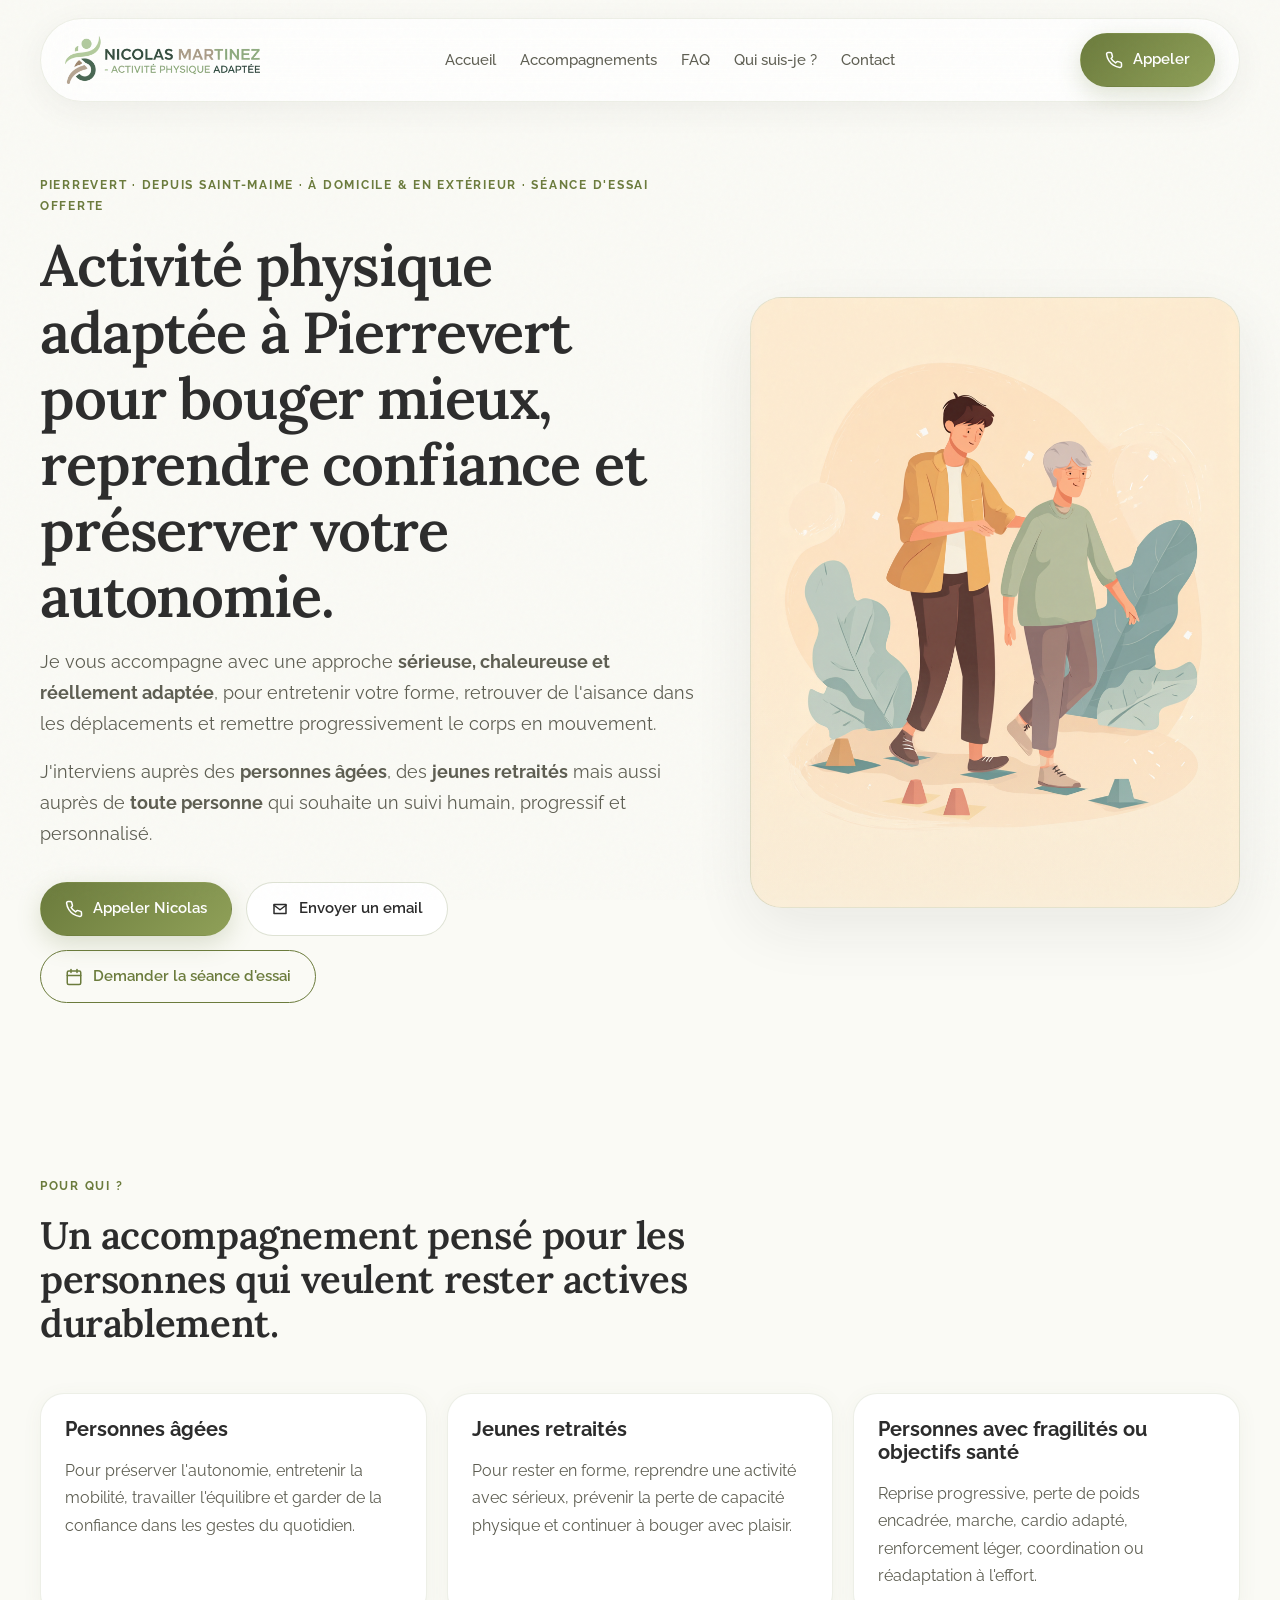
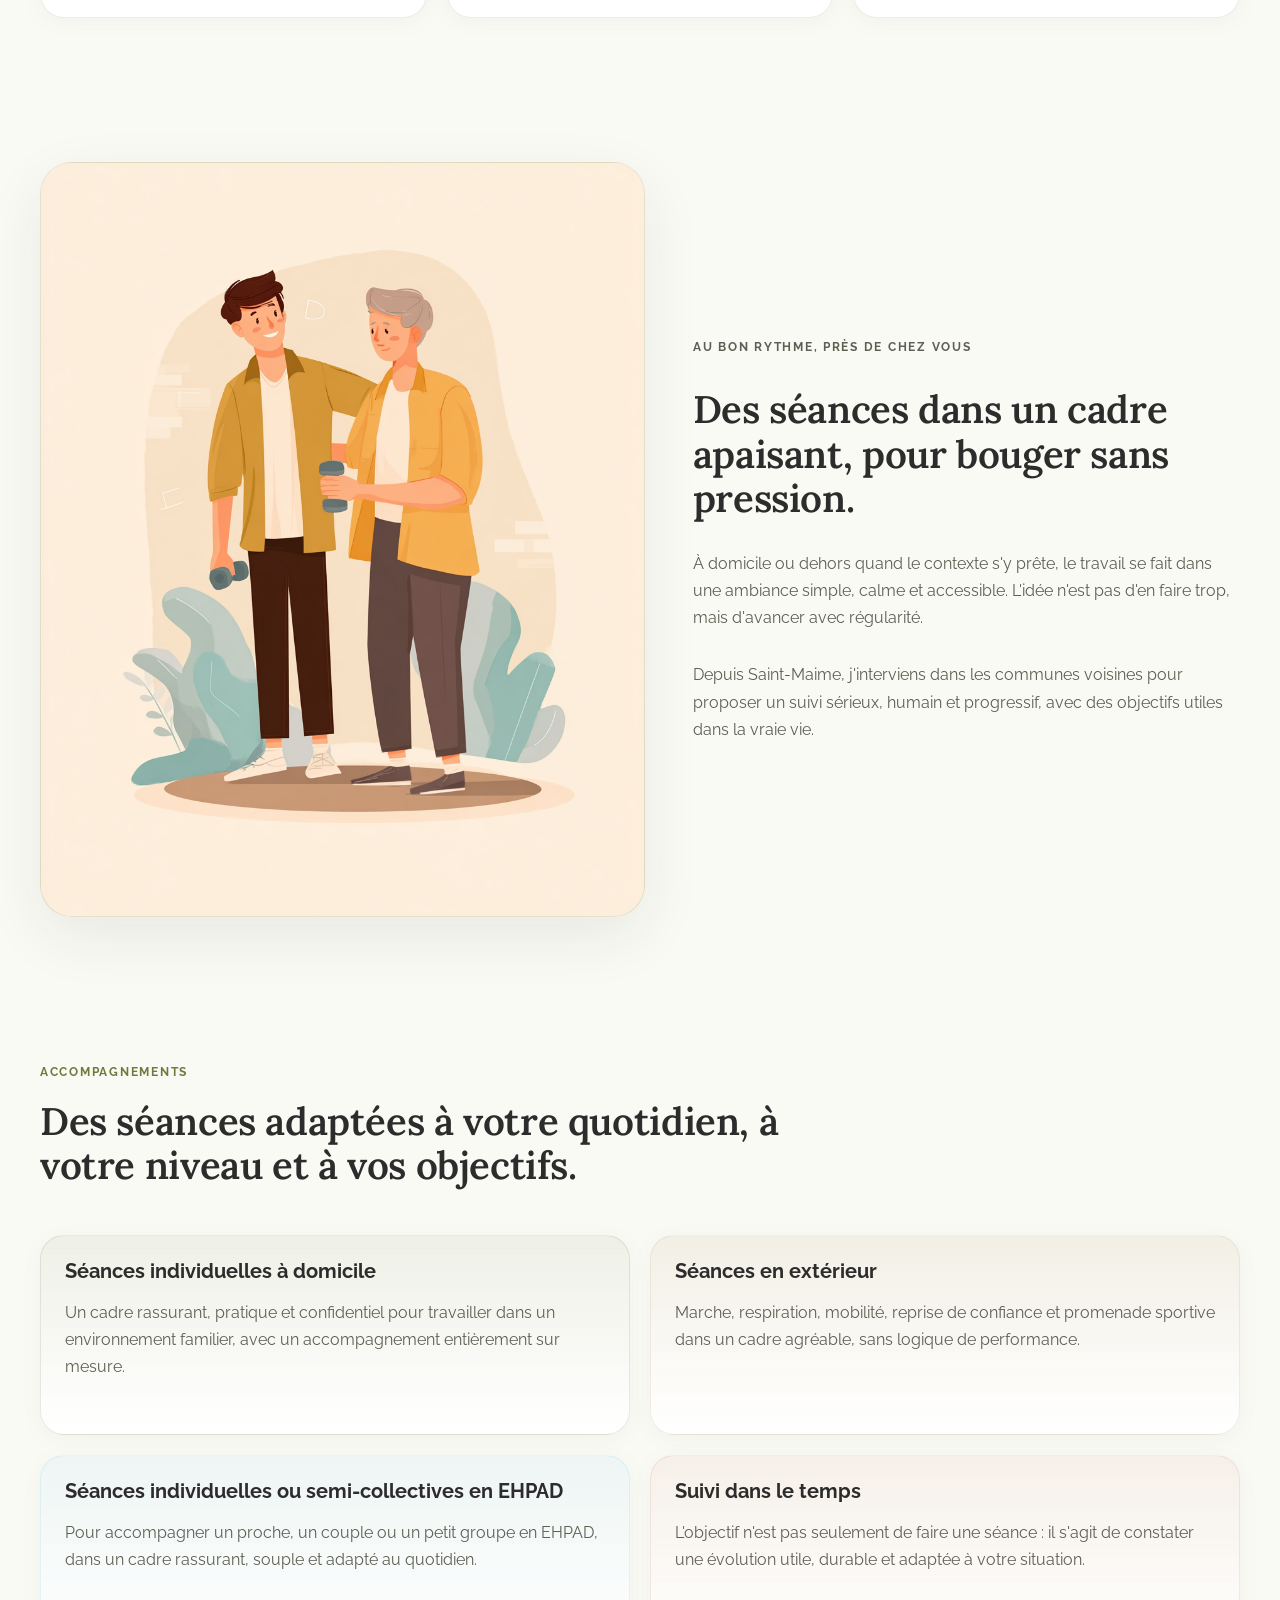
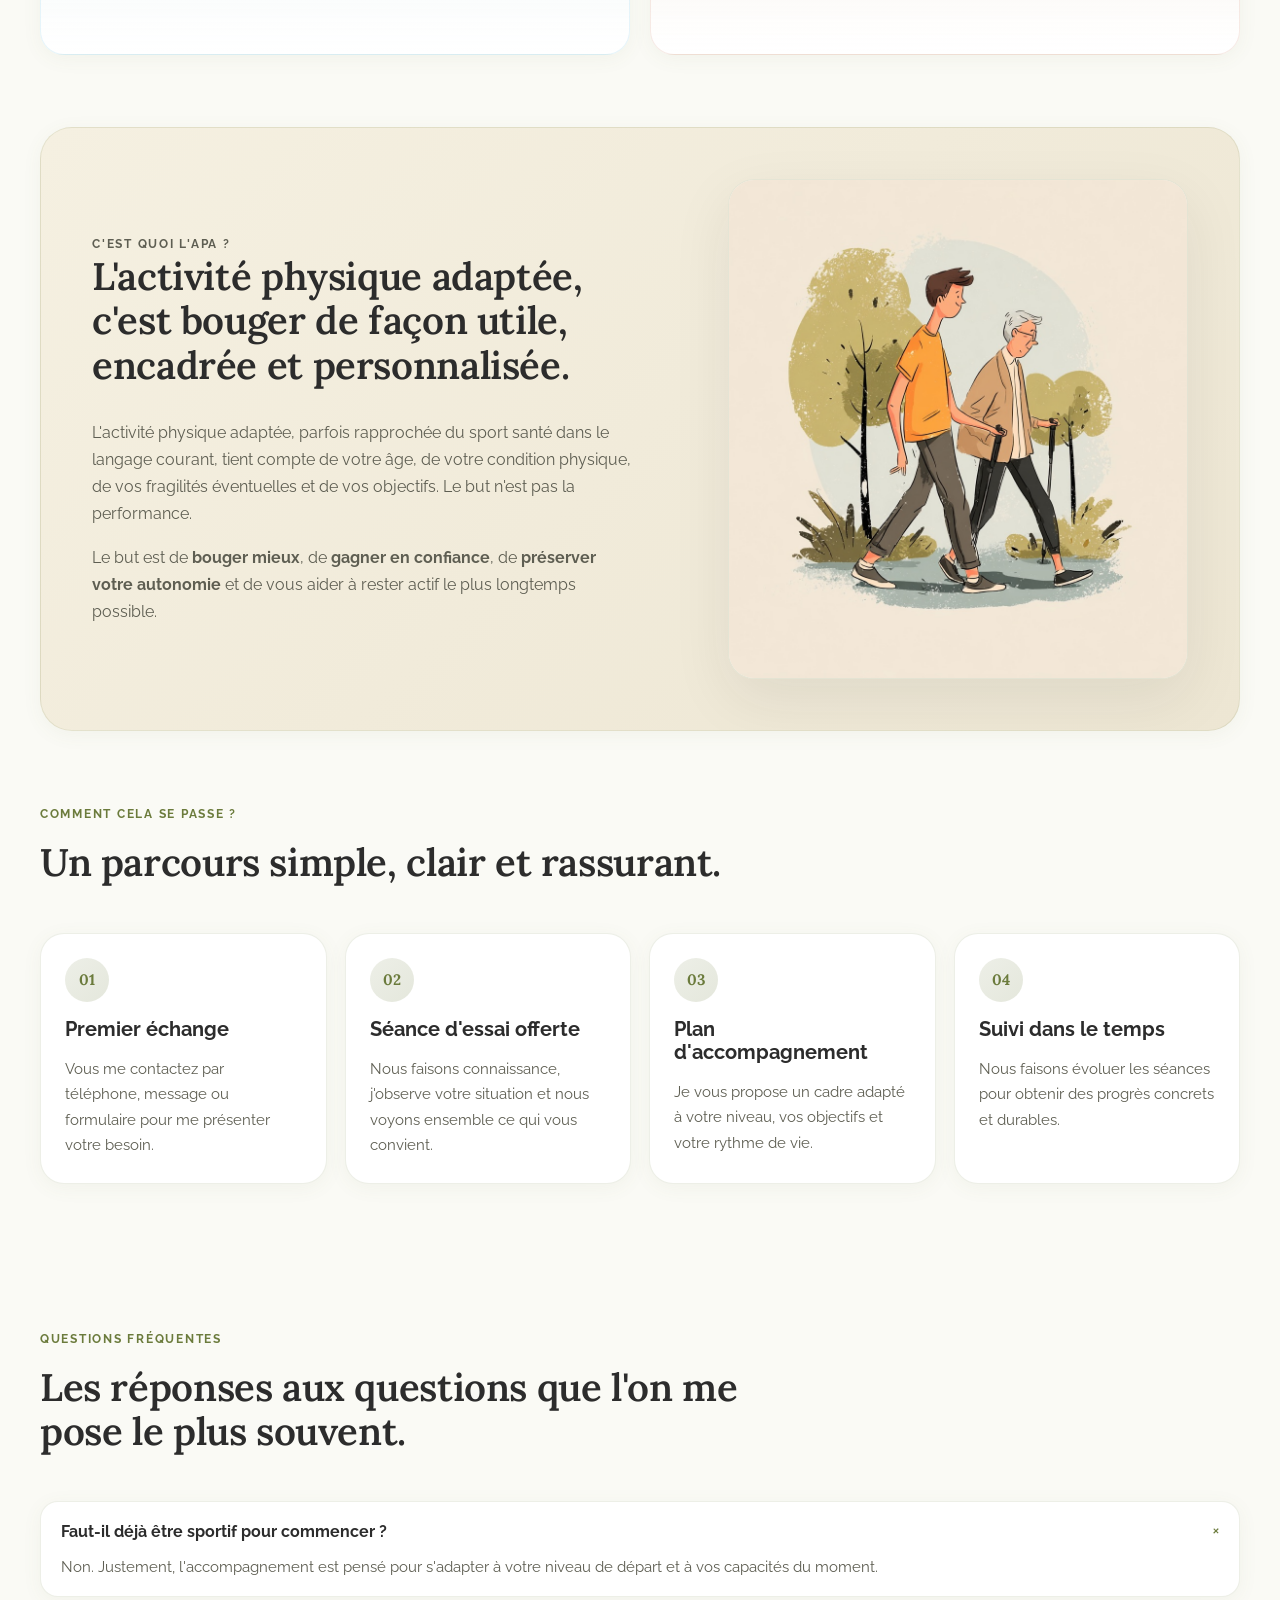
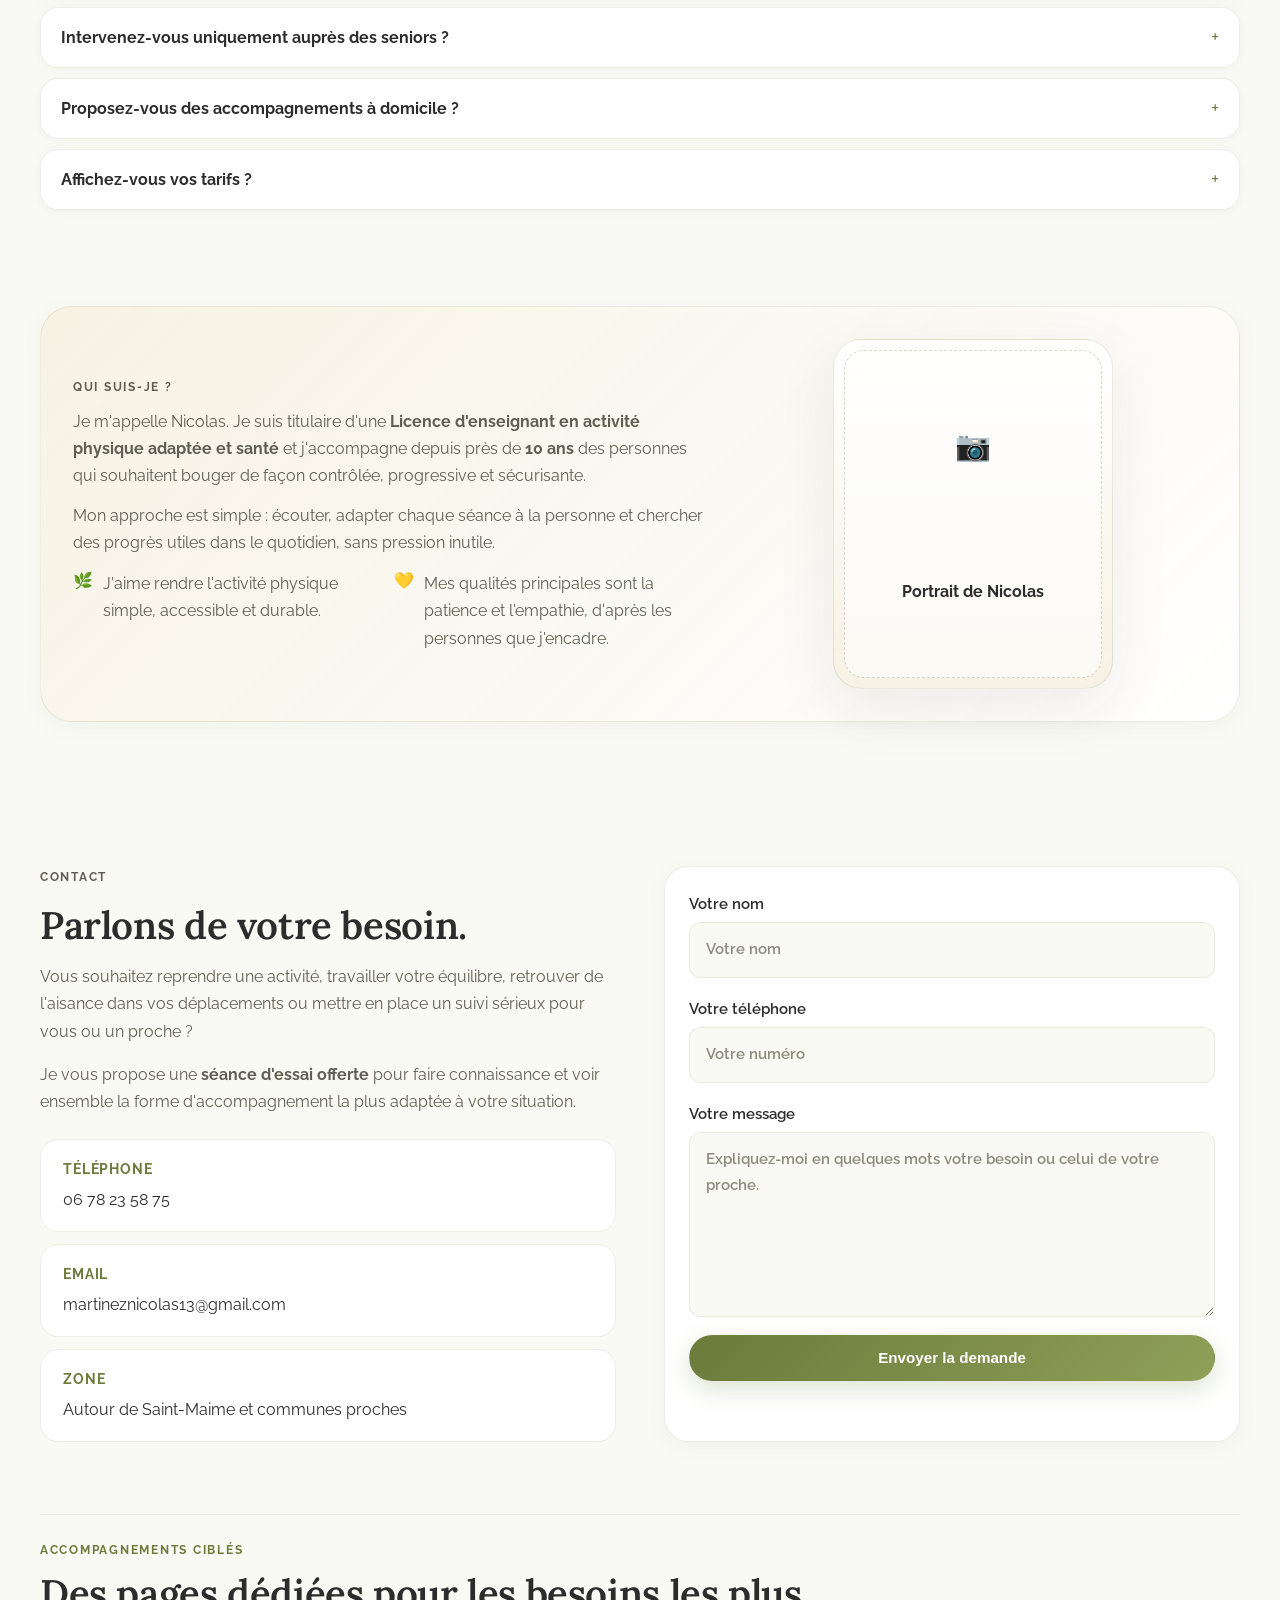
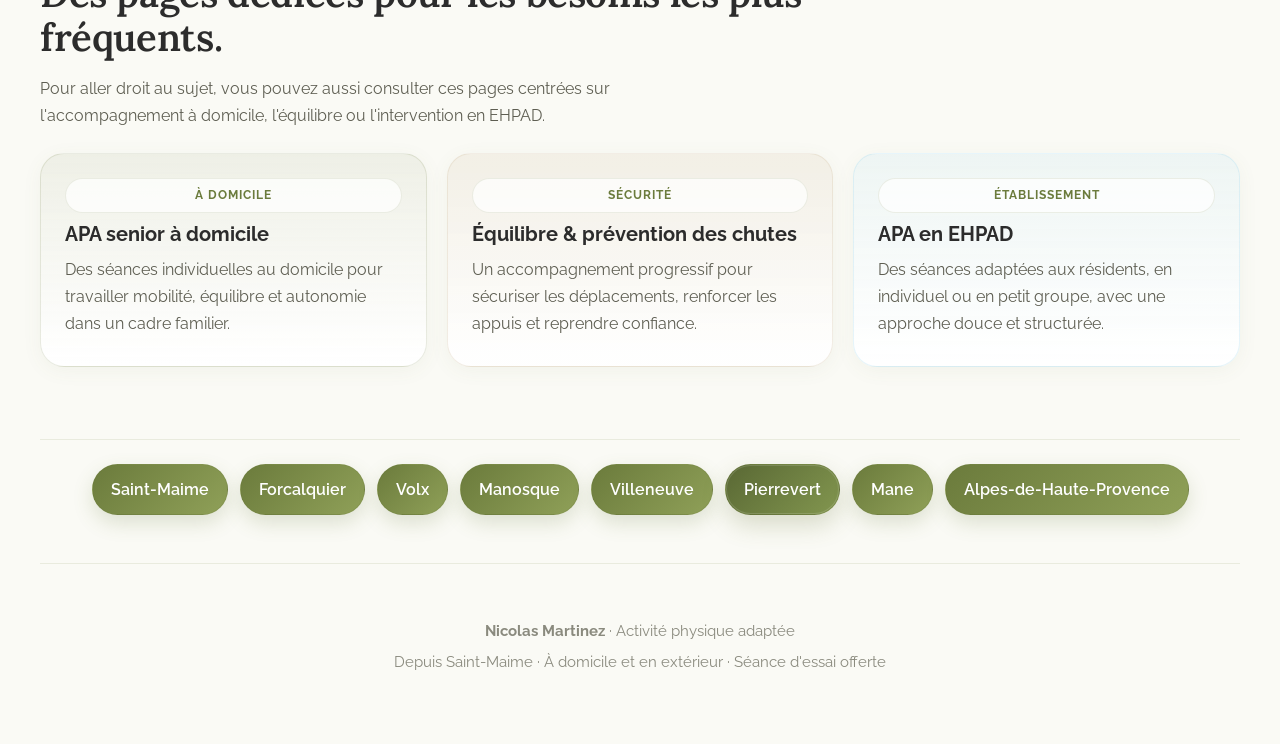
<file: pierrevert/index.html>
<!DOCTYPE html>
<html lang="fr">
  <head>
    <meta charset="UTF-8" />
    <meta name="viewport" content="width=device-width, initial-scale=1.0" />
    <title>Activité physique adaptée à Pierrevert | Nicolas Martinez</title>
    <meta
      name="description"
      content="Accompagnement en activité physique adaptée à Pierrevert avec Nicolas Martinez : séances à domicile ou en extérieur pour seniors, reprise en douceur, équilibre et autonomie au quotidien. Approche sport santé adaptée et personnalisée."
    />
    <meta
      name="keywords"
      content="activité physique adaptée, Pierrevert, Nicolas Martinez, coach santé, seniors, équilibre, autonomie, reprise en douceur, sport santé"
    />
    <meta name="robots" content="index, follow" />
    <link rel="canonical" href="https://www.activite-physique-adaptee-nicolas-martinez.fr/pierrevert/" />
    <meta name="theme-color" content="#FAFAF5" />
    <meta property="og:title" content="Activité physique adaptée à Pierrevert | Nicolas Martinez" />
    <meta
      property="og:description"
      content="À Pierrevert, Nicolas Martinez propose un accompagnement rassurant et personnalisé pour bouger mieux, reprendre confiance et rester actif durablement. Approche sport santé adaptée et personnalisée."
    />
    <meta property="og:type" content="website" />
    <meta property="og:url" content="https://www.activite-physique-adaptee-nicolas-martinez.fr/pierrevert/" />
    <link rel="icon" href="../favicon.svg" type="image/svg+xml" />
    <link rel="stylesheet" href="../styles.css" />
    <script type="application/ld+json">
      {
        "@context": "https://schema.org",
        "@graph": [
          {
            "@type": "ProfessionalService",
            "@id": "https://www.activite-physique-adaptee-nicolas-martinez.fr/pierrevert/#business",
            "name": "Nicolas Martinez - Activité physique adaptée à Pierrevert",
            "url": "https://www.activite-physique-adaptee-nicolas-martinez.fr/pierrevert/",
            "image": "https://www.activite-physique-adaptee-nicolas-martinez.fr/images/hero-parcours-equilibre.png",
            "telephone": "+33678235875",
            "email": "martineznicolas13@gmail.com",
            "description": "Enseignant en activité physique adaptée et coach santé intervenant à Pierrevert pour des séances à domicile et en extérieur, avec une approche progressive, personnalisée et rassurante. Cette approche s'inscrit aussi dans le champ du sport santé.",
            "address": {
              "@type": "PostalAddress",
              "addressLocality": "Saint-Maime",
              "postalCode": "04300",
              "addressCountry": "FR"
            },
            "founder": {
              "@type": "Person",
              "name": "Nicolas Martinez"
            },
            "areaServed": [
              {
                "@type": "City",
                "name": "Pierrevert"
              },
              {
                "@type": "City",
                "name": "Saint-Maime"
              },
              {
                "@type": "AdministrativeArea",
                "name": "Autour de Saint-Maime, dans un rayon d'environ 20 à 30 km"
              }
            ],
            "availableLanguage": "fr",
            "serviceType": [
              "Sport santé",
              "Activité physique adaptée",
              "Coach santé",
              "Séances à domicile",
              "Séances en extérieur",
              "Accompagnement des seniors",
              "Reprise d'activité en douceur"
            ],
            "hasOfferCatalog": {
              "@type": "OfferCatalog",
              "name": "Accompagnements proposés à Pierrevert",
              "itemListElement": [
                {
                  "@type": "Offer",
                  "itemOffered": {
                    "@type": "Service",
                    "name": "Séances individuelles à domicile",
                    "description": "Séances personnalisées à domicile pour travailler mobilité, équilibre et remise en mouvement. Cette approche s'inscrit aussi dans le champ du sport santé."
                  }
                },
                {
                  "@type": "Offer",
                  "itemOffered": {
                    "@type": "Service",
                    "name": "Séances en extérieur",
                    "description": "Marche, mobilité, respiration et reprise progressive dans un cadre calme. Cette approche s'inscrit aussi dans le champ du sport santé."
                  }
                },
                {
                  "@type": "Offer",
                  "itemOffered": {
                    "@type": "Service",
                    "name": "Suivi régulier",
                    "description": "Accompagnement dans le temps pour des progrès utiles au quotidien. Cette approche s'inscrit aussi dans le champ du sport santé."
                  }
                }
              ]
            }
          },
          {
            "@type": "FAQPage",
            "@id": "https://www.activite-physique-adaptee-nicolas-martinez.fr/pierrevert/#faq",
            "mainEntity": [
              {
                "@type": "Question",
                "name": "Faut-il déjà être sportif pour commencer ?",
                "acceptedAnswer": {
                  "@type": "Answer",
                  "text": "Non. L'accompagnement est pensé pour s'adapter au niveau de départ et aux capacités du moment."
                }
              },
              {
                "@type": "Question",
                "name": "Intervenez-vous uniquement auprès des seniors ?",
                "acceptedAnswer": {
                  "@type": "Answer",
                  "text": "La priorité est donnée aux personnes âgées, aux jeunes retraités et aux personnes ayant besoin d'un accompagnement santé personnalisé, mais d'autres profils peuvent être étudiés selon le besoin."
                }
              },
              {
                "@type": "Question",
                "name": "Proposez-vous des accompagnements à domicile ?",
                "acceptedAnswer": {
                  "@type": "Answer",
                  "text": "Oui. Des séances peuvent être organisées à domicile à Pierrevert ainsi qu'en extérieur selon le lieu de séance et le besoin."
                }
              },
              {
                "@type": "Question",
                "name": "Affichez-vous vos tarifs ?",
                "acceptedAnswer": {
                  "@type": "Answer",
                  "text": "Les possibilités sont expliquées simplement après un premier échange et la séance d'essai offerte, afin de choisir un rythme adapté au besoin."
                }
              }
            ]
          }
        ]
      }
    </script>
  </head>
  <body>
    <div class="page-shell">
      <header class="site-header">
        <a href="../" class="brand">
          <img
            class="brand-logo"
            src="../images/logo-nicolas-martinez-apa.png"
            alt="Nicolas Martinez - Activité physique adaptée"
            width="732"
            height="180"
            decoding="async"
          />
          <span class="brand-name brand-name-mobile">Nicolas Martinez</span>
        </a>
        <nav class="site-nav" aria-label="Navigation principale">
          <a href="../">Accueil</a>
          <a href="#services">Accompagnements</a>
          <a href="#faq">FAQ</a>
          <a href="#apropos">Qui suis-je ?</a>
          <a href="#contact">Contact</a>
        </nav>
        <a class="header-cta js-call-trigger" href="tel:0678235875">
          <svg xmlns="http://www.w3.org/2000/svg" width="18" height="18" viewBox="0 0 24 24" fill="none" stroke="currentColor" stroke-width="2" stroke-linecap="round" stroke-linejoin="round" aria-hidden="true"><path d="M22 16.92v3a2 2 0 0 1-2.18 2 19.79 19.79 0 0 1-8.63-3.07 19.5 19.5 0 0 1-6-6 19.79 19.79 0 0 1-3.07-8.67A2 2 0 0 1 4.11 2h3a2 2 0 0 1 2 1.72 12.84 12.84 0 0 0 .7 2.81 2 2 0 0 1-.45 2.11L8.09 9.91a16 16 0 0 0 6 6l1.27-1.27a2 2 0 0 1 2.11-.45 12.84 12.84 0 0 0 2.81.7A2 2 0 0 1 22 16.92z"/></svg>
          Appeler
        </a>
      </header>

      <main id="top">
        <section class="hero section">
          <div class="hero-copy">
            <p class="eyebrow">Pierrevert · Depuis Saint-Maime · À domicile & en extérieur · Séance d'essai offerte</p>
            <h1>Activité physique adaptée à Pierrevert pour bouger mieux, reprendre confiance et préserver votre autonomie.</h1>
            <p class="lead">
              Je vous accompagne avec une approche <strong>sérieuse, chaleureuse et réellement adaptée</strong>, pour entretenir votre forme, retrouver de l'aisance dans les déplacements et remettre progressivement le corps en mouvement.
            </p>
            <p class="lead secondary">
              J'interviens auprès des <strong>personnes âgées</strong>, des <strong>jeunes retraités</strong> mais aussi auprès de <strong>toute personne</strong> qui souhaite un suivi humain, progressif et personnalisé.
            </p>
            <div class="hero-actions">
              <a class="button primary js-call-trigger" href="tel:0678235875">
                <svg xmlns="http://www.w3.org/2000/svg" width="18" height="18" viewBox="0 0 24 24" fill="none" stroke="currentColor" stroke-width="2" stroke-linecap="round" stroke-linejoin="round" aria-hidden="true"><path d="M22 16.92v3a2 2 0 0 1-2.18 2 19.79 19.79 0 0 1-8.63-3.07 19.5 19.5 0 0 1-6-6 19.79 19.79 0 0 1-3.07-8.67A2 2 0 0 1 4.11 2h3a2 2 0 0 1 2 1.72 12.84 12.84 0 0 0 .7 2.81 2 2 0 0 1-.45 2.11L8.09 9.91a16 16 0 0 0 6 6l1.27-1.27a2 2 0 0 1 2.11-.45 12.84 12.84 0 0 0 2.81.7A2 2 0 0 1 22 16.92z"/></svg>
                Appeler Nicolas
              </a>
              <a class="button secondary" href="mailto:martineznicolas13@gmail.com?subject=Demande%20APA%20Pierrevert&amp;body=Bonjour%20Nicolas%2C%0A%0AJe%20souhaite%20en%20savoir%20plus%20sur%20votre%20accompagnement%20en%20activit%C3%A9%20physique%20adapt%C3%A9e%20%C3%A0%20Pierrevert.">
                <svg xmlns="http://www.w3.org/2000/svg" width="18" height="18" viewBox="0 0 24 24" fill="none" stroke="currentColor" stroke-width="2" stroke-linecap="round" stroke-linejoin="round" aria-hidden="true"><path d="M4 4h16v16H4z" opacity="0"/><path d="M4 6h16v12H4z"/><path d="m4 7 8 6 8-6"/></svg>
                Envoyer un email
              </a>
              <a class="button ghost" href="#contact">
                <svg xmlns="http://www.w3.org/2000/svg" width="18" height="18" viewBox="0 0 24 24" fill="none" stroke="currentColor" stroke-width="2" stroke-linecap="round" stroke-linejoin="round" aria-hidden="true"><rect x="3" y="4" width="18" height="18" rx="2" ry="2"/><line x1="16" y1="2" x2="16" y2="6"/><line x1="8" y1="2" x2="8" y2="6"/><line x1="3" y1="10" x2="21" y2="10"/></svg>
                Demander la séance d'essai
              </a>
            </div>
          </div>

          <aside class="hero-visual" aria-label="Accompagnement sur un parcours d'équilibre et de marche à Pierrevert">
            <img
              class="hero-photo"
              src="../images/hero-parcours-equilibre.png"
              alt="Coach en activité physique adaptée qui accompagne une senior sur un parcours d'équilibre et de marche"
              width="960"
              height="1200"
              decoding="async"
            />
          </aside>
        </section>

        <section class="section reveal" id="publics">
          <div class="section-heading">
            <p class="eyebrow">Pour qui ?</p>
            <h2>Un accompagnement pensé pour les personnes qui veulent rester actives durablement.</h2>
          </div>
          <div class="cards-grid three">
            <article class="info-card">
              <h3>Personnes âgées</h3>
              <p>
                Pour préserver l'autonomie, entretenir la mobilité, travailler l'équilibre et garder de la confiance
                dans les gestes du quotidien.
              </p>
            </article>
            <article class="info-card">
              <h3>Jeunes retraités</h3>
              <p>
                Pour rester en forme, reprendre une activité avec sérieux, prévenir la perte de capacité physique et
                continuer à bouger avec plaisir.
              </p>
            </article>
            <article class="info-card">
              <h3>Personnes avec fragilités ou objectifs santé</h3>
              <p>
                Reprise progressive, perte de poids encadrée, marche, cardio adapté, renforcement léger,
                coordination ou réadaptation à l'effort.
              </p>
            </article>
          </div>
        </section>

        <section class="section image-story reveal" aria-label="Ambiance des séances à Pierrevert et autour">
          <div class="story-photo">
            <video
              class="story-video"
              autoplay
              loop
              muted
              playsinline
              preload="metadata"
              poster="../images/story-coach-halteres.png"
              width="560"
              height="704"
              aria-label="Vidéo en boucle montrant un accompagnement doux en activité physique adaptée"
            >
              <source src="../images/seance-apa-galerie.mp4" type="video/mp4" />
              Votre navigateur ne prend pas en charge la lecture vidéo intégrée.
            </video>
          </div>
          <div class="story-copy">
            <p class="eyebrow">Au bon rythme, près de chez vous</p>
            <h2>Des séances dans un cadre apaisant, pour bouger sans pression.</h2>
            <p>
              À domicile ou dehors quand le contexte s'y prête, le travail se fait dans une ambiance simple,
              calme et accessible. L'idée n'est pas d'en faire trop, mais d'avancer avec régularité.
            </p>
            <p>
              Depuis Saint-Maime, j'interviens dans les communes voisines pour proposer un suivi sérieux, humain et progressif,
              avec des objectifs utiles dans la vraie vie.
            </p>
          </div>
        </section>

        <section class="section reveal" id="services">
          <div class="section-heading">
            <p class="eyebrow">Accompagnements</p>
            <h2>Des séances adaptées à votre quotidien, à votre niveau et à vos objectifs.</h2>
          </div>
          <div class="cards-grid two">
            <article class="service-card accent-sage">
              <h3>Séances individuelles à domicile</h3>
              <p>
                Un cadre rassurant, pratique et confidentiel pour travailler dans un environnement familier, avec un
                accompagnement entièrement sur mesure.
              </p>
            </article>
            <article class="service-card accent-sand">
              <h3>Séances en extérieur</h3>
              <p>
                Marche, respiration, mobilité, reprise de confiance et promenade sportive dans un cadre agréable,
                sans logique de performance.
              </p>
            </article>
            <article class="service-card accent-blue">
              <h3>Séances individuelles ou semi-collectives en EHPAD</h3>
              <p>
                Pour accompagner un proche, un couple ou un petit groupe en EHPAD, dans un cadre rassurant,
                souple et adapté au quotidien.
              </p>
            </article>
            <article class="service-card accent-rose">
              <h3>Suivi dans le temps</h3>
              <p>
                L'objectif n'est pas seulement de faire une séance : il s'agit de constater une évolution utile,
                durable et adaptée à votre situation.
              </p>
            </article>
          </div>
        </section>


        <section class="section soft-panel reveal" id="apa">
          <div class="apa-layout">
            <div class="apa-copy">
              <div class="apa-copy-inner">
                <div class="section-heading compact">
                  <p class="eyebrow">C'est quoi l'APA ?</p>
                  <h2>L'activité physique adaptée, c'est bouger de façon utile, encadrée et personnalisée.</h2>
                </div>
                <p>
                  L'activité physique adaptée, parfois rapprochée du sport santé dans le langage courant, tient compte de votre âge, de votre condition physique, de vos fragilités
                  éventuelles et de vos objectifs. Le but n'est pas la performance.
                </p>
                <p>
                  Le but est de <strong>bouger mieux</strong>, de <strong>gagner en confiance</strong>, de <strong>préserver votre autonomie</strong>
                  et de vous aider à rester actif le plus longtemps possible.
                </p>
              </div>
            </div>
            <figure class="apa-visual">
              <img
                src="../images/apa-section-accompagnement.jpg"
                alt="Illustration d'un accompagnement en activité physique adaptée axé sur la marche et l'autonomie"
                width="1024"
                height="1024"
                loading="lazy"
                decoding="async"
              />
            </figure>
          </div>
        </section>

        <section class="section reveal" id="methode">
          <div class="section-heading">
            <p class="eyebrow">Comment cela se passe ?</p>
            <h2>Un parcours simple, clair et rassurant.</h2>
          </div>
          <div class="steps-grid">
            <article>
              <span>01</span>
              <h3>Premier échange</h3>
              <p>Vous me contactez par téléphone, message ou formulaire pour me présenter votre besoin.</p>
            </article>
            <article>
              <span>02</span>
              <h3>Séance d'essai offerte</h3>
              <p>Nous faisons connaissance, j'observe votre situation et nous voyons ensemble ce qui vous convient.</p>
            </article>
            <article>
              <span>03</span>
              <h3>Plan d'accompagnement</h3>
              <p>Je vous propose un cadre adapté à votre niveau, vos objectifs et votre rythme de vie.</p>
            </article>
            <article>
              <span>04</span>
              <h3>Suivi dans le temps</h3>
              <p>Nous faisons évoluer les séances pour obtenir des progrès concrets et durables.</p>
            </article>
          </div>
        </section>

        <section class="section reveal" id="faq">
          <div class="section-heading">
            <p class="eyebrow">Questions fréquentes</p>
            <h2>Les réponses aux questions que l'on me pose le plus souvent.</h2>
          </div>
          <div class="faq-list">
            <details open>
              <summary>Faut-il déjà être sportif pour commencer ?</summary>
              <p>Non. Justement, l'accompagnement est pensé pour s'adapter à votre niveau de départ et à vos capacités du moment.</p>
            </details>
            <details>
              <summary>Intervenez-vous uniquement auprès des seniors ?</summary>
              <p>La priorité est donnée aux personnes âgées, aux jeunes retraités et aux personnes ayant besoin d'un accompagnement santé personnalisé, mais d'autres profils peuvent être étudiés selon le besoin.</p>
            </details>
            <details>
              <summary>Proposez-vous des accompagnements à domicile ?</summary>
              <p>Oui. J'interviens à domicile ainsi qu'en extérieur autour de Saint-Maime, selon le lieu de séance.</p>
            </details>
            <details>
              <summary>Affichez-vous vos tarifs ?</summary>
              <p>Je vous explique simplement les possibilités après un premier échange et la séance d'essai offerte, pour choisir un rythme adapté à votre besoin.</p>
            </details>
          </div>
        </section>

        <section class="section about-section reveal" id="apropos">
          <div class="about-card">
            <div class="about-copy">
              <p class="eyebrow">Qui suis-je ?</p>
              <p class="about-intro">
                Je m'appelle Nicolas. Je suis titulaire d'une <strong>Licence d'enseignant en activité physique adaptée et santé</strong>
                et j'accompagne depuis près de <strong>10 ans</strong> des personnes qui souhaitent bouger de façon contrôlée,
                progressive et sécurisante.
              </p>
              <p>
                Mon approche est simple : écouter, adapter chaque séance à la personne et chercher des progrès utiles
                dans le quotidien, sans pression inutile.
              </p>
              <ul class="about-notes" aria-label="Repères sur Nicolas Martinez">
                <li><span aria-hidden="true">🌿</span> J'aime rendre l'activité physique simple, accessible et durable.</li>
                <li><span aria-hidden="true">💛</span> Mes qualités principales sont la patience et l'empathie, d'après les personnes que j'encadre.</li>
              </ul>
            </div>
            <div class="about-portrait" aria-label="Emplacement réservé pour le portrait de Nicolas Martinez">
              <div class="about-portrait-frame">
                <div class="about-portrait-placeholder">
                  <span class="about-portrait-icon" aria-hidden="true">📷</span>
                  <p>Portrait de Nicolas</p>
                </div>
              </div>
            </div>
          </div>
        </section>

        <section class="section contact-section reveal" id="contact">
          <div class="contact-copy">
            <p class="eyebrow">Contact</p>
            <h2>Parlons de votre besoin.</h2>
            <p>
              Vous souhaitez reprendre une activité, travailler votre équilibre, retrouver de l'aisance dans vos
              déplacements ou mettre en place un suivi sérieux pour vous ou un proche ?
            </p>
            <p>
              Je vous propose une <strong>séance d'essai offerte</strong> pour faire connaissance et voir ensemble la forme
              d'accompagnement la plus adaptée à votre situation.
            </p>
            <div class="contact-cards">
              <a href="tel:0678235875" id="contact-phone-card">
                <strong>Téléphone</strong>
                <span>06 78 23 58 75</span>
              </a>
              <a href="mailto:martineznicolas13@gmail.com?subject=Demande%20APA%20Pierrevert">
                <strong>Email</strong>
                <span>martineznicolas13@gmail.com</span>
              </a>
              <div>
                <strong>Zone</strong>
                <span>Autour de Saint-Maime et communes proches</span>
              </div>
            </div>
          </div>

          <form class="contact-form" id="contact-form" action="https://formspree.io/f/xykljzaa" method="POST">
            <input type="hidden" name="_subject" value="Demande d'accompagnement - Pierrevert - site Nicolas Martinez" />
            <label>
              Votre nom
              <input type="text" name="name" placeholder="Votre nom" required />
            </label>
            <label>
              Votre téléphone
              <input type="tel" name="phone" placeholder="Votre numéro" />
            </label>
            <label>
              Votre message
              <textarea
                name="message"
                rows="6"
                placeholder="Expliquez-moi en quelques mots votre besoin ou celui de votre proche."
                required
              ></textarea>
            </label>
            <button type="submit" class="button primary wide">Envoyer la demande</button>
            <p class="form-status" id="form-status" role="status" aria-live="polite"></p>
          </form>
        </section>


        <section class="section intent-links-section reveal" aria-labelledby="accompagnements-cibles-title">
          <div class="local-links-wrap intent-links-wrap">
            <div class="section-heading compact">
              <p class="eyebrow">Accompagnements ciblés</p>
              <h2 id="accompagnements-cibles-title">Des pages dédiées pour les besoins les plus fréquents.</h2>
              <p class="local-links-copy">Pour aller droit au sujet, vous pouvez aussi consulter ces pages centrées sur l'accompagnement à domicile, l'équilibre ou l'intervention en EHPAD.</p>
            </div>
            <div class="cards-grid three intent-link-grid">

              <a class="service-card intent-link-card accent-sage" href="../apa-senior-domicile/">
                <span class="intent-link-tag">À domicile</span>
                <h3>APA senior à domicile</h3>
                <p>Des séances individuelles au domicile pour travailler mobilité, équilibre et autonomie dans un cadre familier.</p>
              </a>

              <a class="service-card intent-link-card accent-sand" href="../equilibre-prevention-chutes/">
                <span class="intent-link-tag">Sécurité</span>
                <h3>Équilibre & prévention des chutes</h3>
                <p>Un accompagnement progressif pour sécuriser les déplacements, renforcer les appuis et reprendre confiance.</p>
              </a>

              <a class="service-card intent-link-card accent-blue" href="../apa-ehpad/">
                <span class="intent-link-tag">Établissement</span>
                <h3>APA en EHPAD</h3>
                <p>Des séances adaptées aux résidents, en individuel ou en petit groupe, avec une approche douce et structurée.</p>
              </a>
            </div>
          </div>
        </section>
        <section class="local-links-section reveal" id="localites">
          <div class="local-links-wrap">
            <nav class="link-chip-grid" aria-label="Pages locales autour de Saint-Maime et dans les Alpes-de-Haute-Provence">
              <a class="link-chip" href="../">Saint-Maime</a>
              <a class="link-chip" href="../forcalquier/">Forcalquier</a>
              <a class="link-chip" href="../volx/">Volx</a>
              <a class="link-chip" href="../manosque/">Manosque</a>
              <a class="link-chip" href="../villeneuve/">Villeneuve</a>
              <a class="link-chip is-current" href="./" aria-current="page">Pierrevert</a>
              <a class="link-chip" href="../mane/">Mane</a>
              <a class="link-chip" href="../alpes-de-haute-provence/">Alpes-de-Haute-Provence</a>
            </nav>
          </div>
        </section>
      </main>

      <footer class="site-footer">
        <p><strong>Nicolas Martinez</strong> · Activité physique adaptée</p>
        <p>Depuis Saint-Maime · À domicile et en extérieur · Séance d'essai offerte</p>
      </footer>
    </div>

    <script>
      const form = document.getElementById('contact-form');
      const formStatus = document.getElementById('form-status');
      const submitButton = form.querySelector('button[type="submit"]');
      const formEndpoint = 'https://formspree.io/f/xykljzaa';
      const callTriggers = document.querySelectorAll('.js-call-trigger');
      const phoneCard = document.getElementById('contact-phone-card');
      let phoneHighlightTimer = null;

      form.addEventListener('submit', async function (event) {
        event.preventDefault();
        const data = new FormData(form);
        submitButton.disabled = true;
        submitButton.textContent = 'Envoi en cours...';
        formStatus.textContent = '';
        formStatus.className = 'form-status';

        try {
          const response = await fetch(formEndpoint, {
            method: 'POST',
            body: data,
            headers: {
              Accept: 'application/json'
            }
          });

          if (!response.ok) {
            throw new Error('FORM_SUBMIT_FAILED');
          }

          form.reset();
          formStatus.textContent = 'Message envoyé ✅';
          formStatus.classList.add('is-success');
        } catch (error) {
          formStatus.textContent = 'Envoi impossible pour le moment. Appelez-moi ou envoyez-moi un email.';
          formStatus.classList.add('is-error');
        } finally {
          submitButton.disabled = false;
          submitButton.textContent = 'Envoyer la demande';
        }
      });

      callTriggers.forEach(function (trigger) {
        trigger.addEventListener('click', function (event) {
          const desktopPointer = window.matchMedia('(hover: hover) and (pointer: fine)').matches;

          if (!desktopPointer || !phoneCard) {
            return;
          }

          event.preventDefault();
          phoneCard.scrollIntoView({
            behavior: window.matchMedia('(prefers-reduced-motion: reduce)').matches ? 'auto' : 'smooth',
            block: 'center'
          });
          phoneCard.classList.remove('is-highlighted');

          if (phoneHighlightTimer) {
            window.clearTimeout(phoneHighlightTimer);
          }

          window.setTimeout(function () {
            phoneCard.classList.add('is-highlighted');
          }, 220);

          phoneHighlightTimer = window.setTimeout(function () {
            phoneCard.classList.remove('is-highlighted');
            phoneHighlightTimer = null;
          }, 4000);
        });
      });

      (function () {
        var els = document.querySelectorAll('.reveal');
        if (!('IntersectionObserver' in window)) {
          els.forEach(function (el) { el.classList.add('visible'); });
          return;
        }
        var observer = new IntersectionObserver(function (entries) {
          entries.forEach(function (entry) {
            if (entry.isIntersecting) {
              entry.target.classList.add('visible');
              observer.unobserve(entry.target);
            }
          });
        }, { threshold: 0.12 });
        els.forEach(function (el) { observer.observe(el); });
      })();

      (function () {
        var header = document.querySelector('.site-header');
        if (!header) {
          return;
        }
        var mobileQuery = window.matchMedia('(max-width: 720px)');
        var lastScrollY = window.scrollY;
        var suppressUntil = 0;
        var mobileHeaderLinks = header.querySelectorAll('a[href^="#"]');

        mobileHeaderLinks.forEach(function (link) {
          link.addEventListener('click', function () {
            suppressUntil = Date.now() + 900;
            header.classList.remove('is-mobile-hidden');
          });
        });

        function updateHeaderVisibility() {
          var currentScrollY = window.scrollY;
          var delta = currentScrollY - lastScrollY;

          if (!mobileQuery.matches) {
            header.classList.remove('is-mobile-hidden');
            lastScrollY = currentScrollY;
            return;
          }

          if (Date.now() < suppressUntil) {
            header.classList.remove('is-mobile-hidden');
            lastScrollY = currentScrollY;
            return;
          }

          if (currentScrollY <= 24 || delta < -10) {
            header.classList.remove('is-mobile-hidden');
          } else if (delta > 10 && currentScrollY > 96) {
            header.classList.add('is-mobile-hidden');
          }

          lastScrollY = currentScrollY;
        }

        window.addEventListener('scroll', updateHeaderVisibility, { passive: true });
        window.addEventListener('resize', updateHeaderVisibility);
        updateHeaderVisibility();
      })();
    </script>
  </body>
</html>
</file>
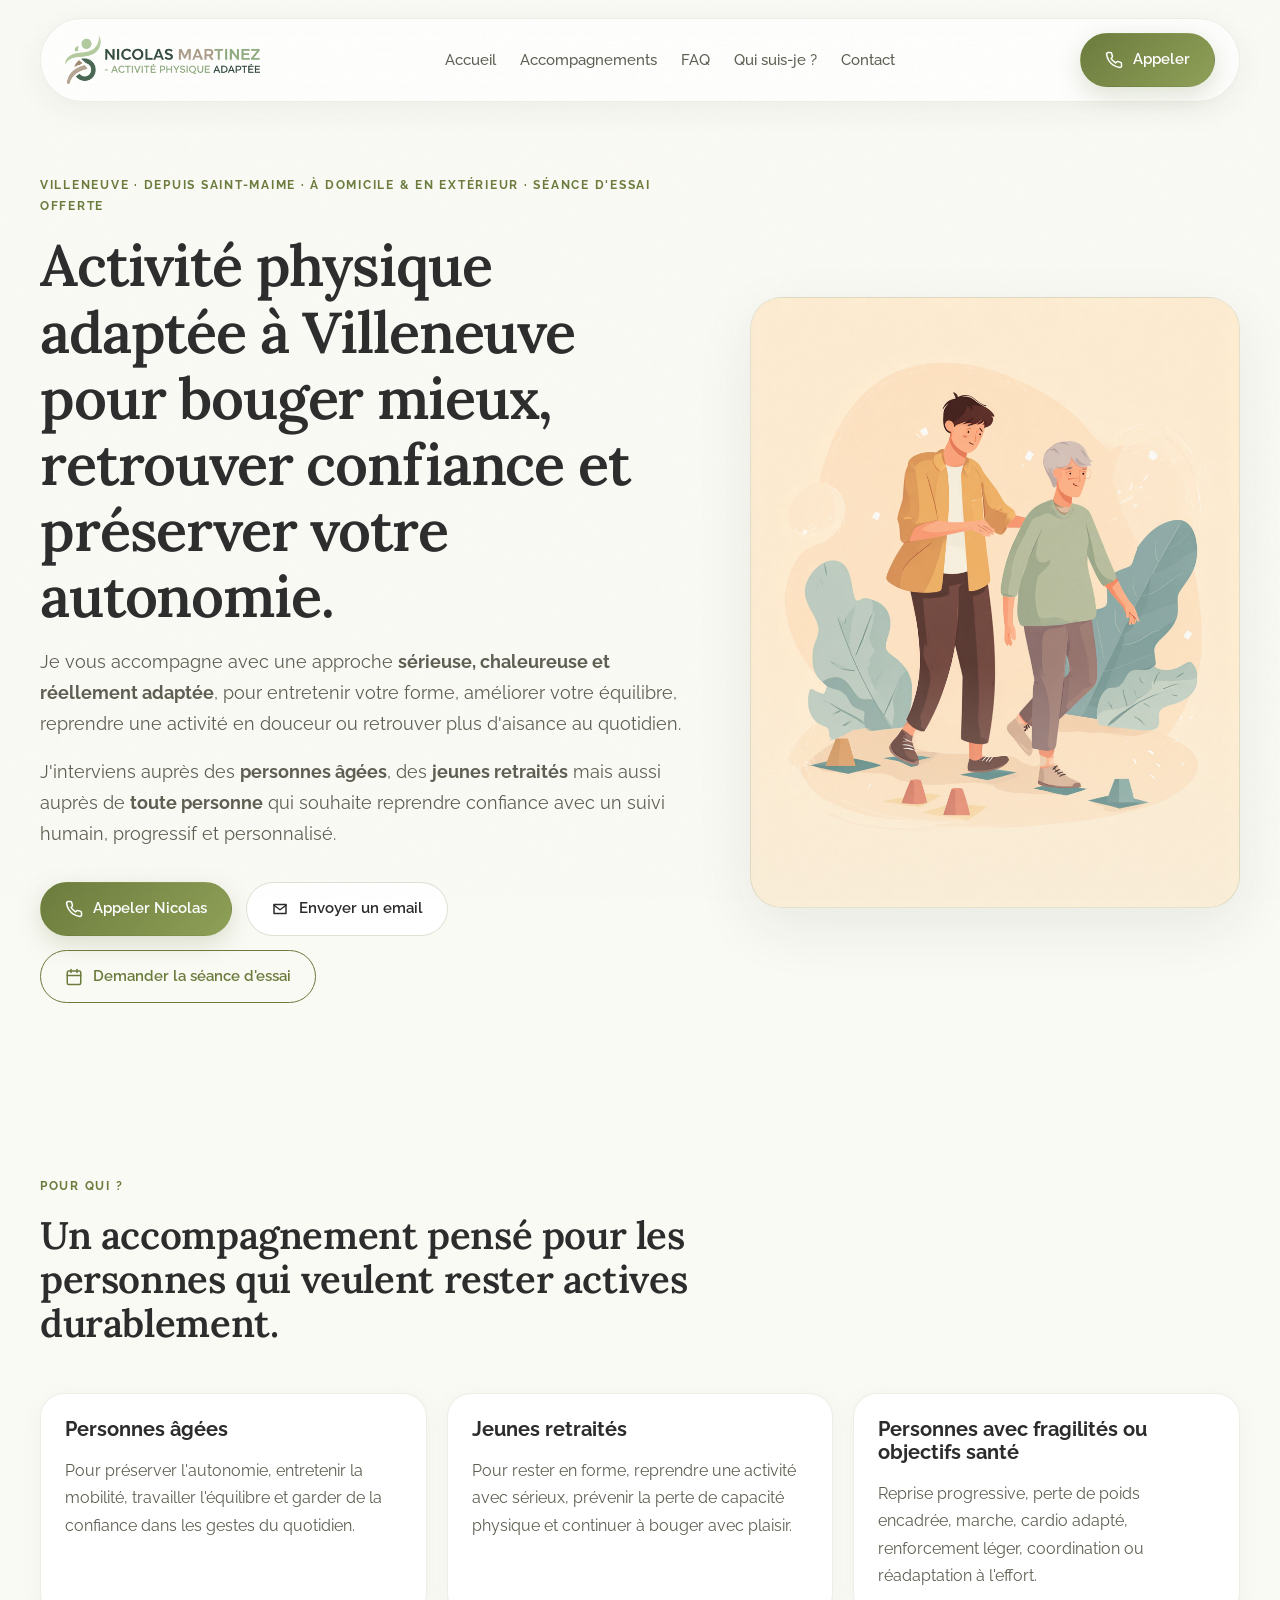
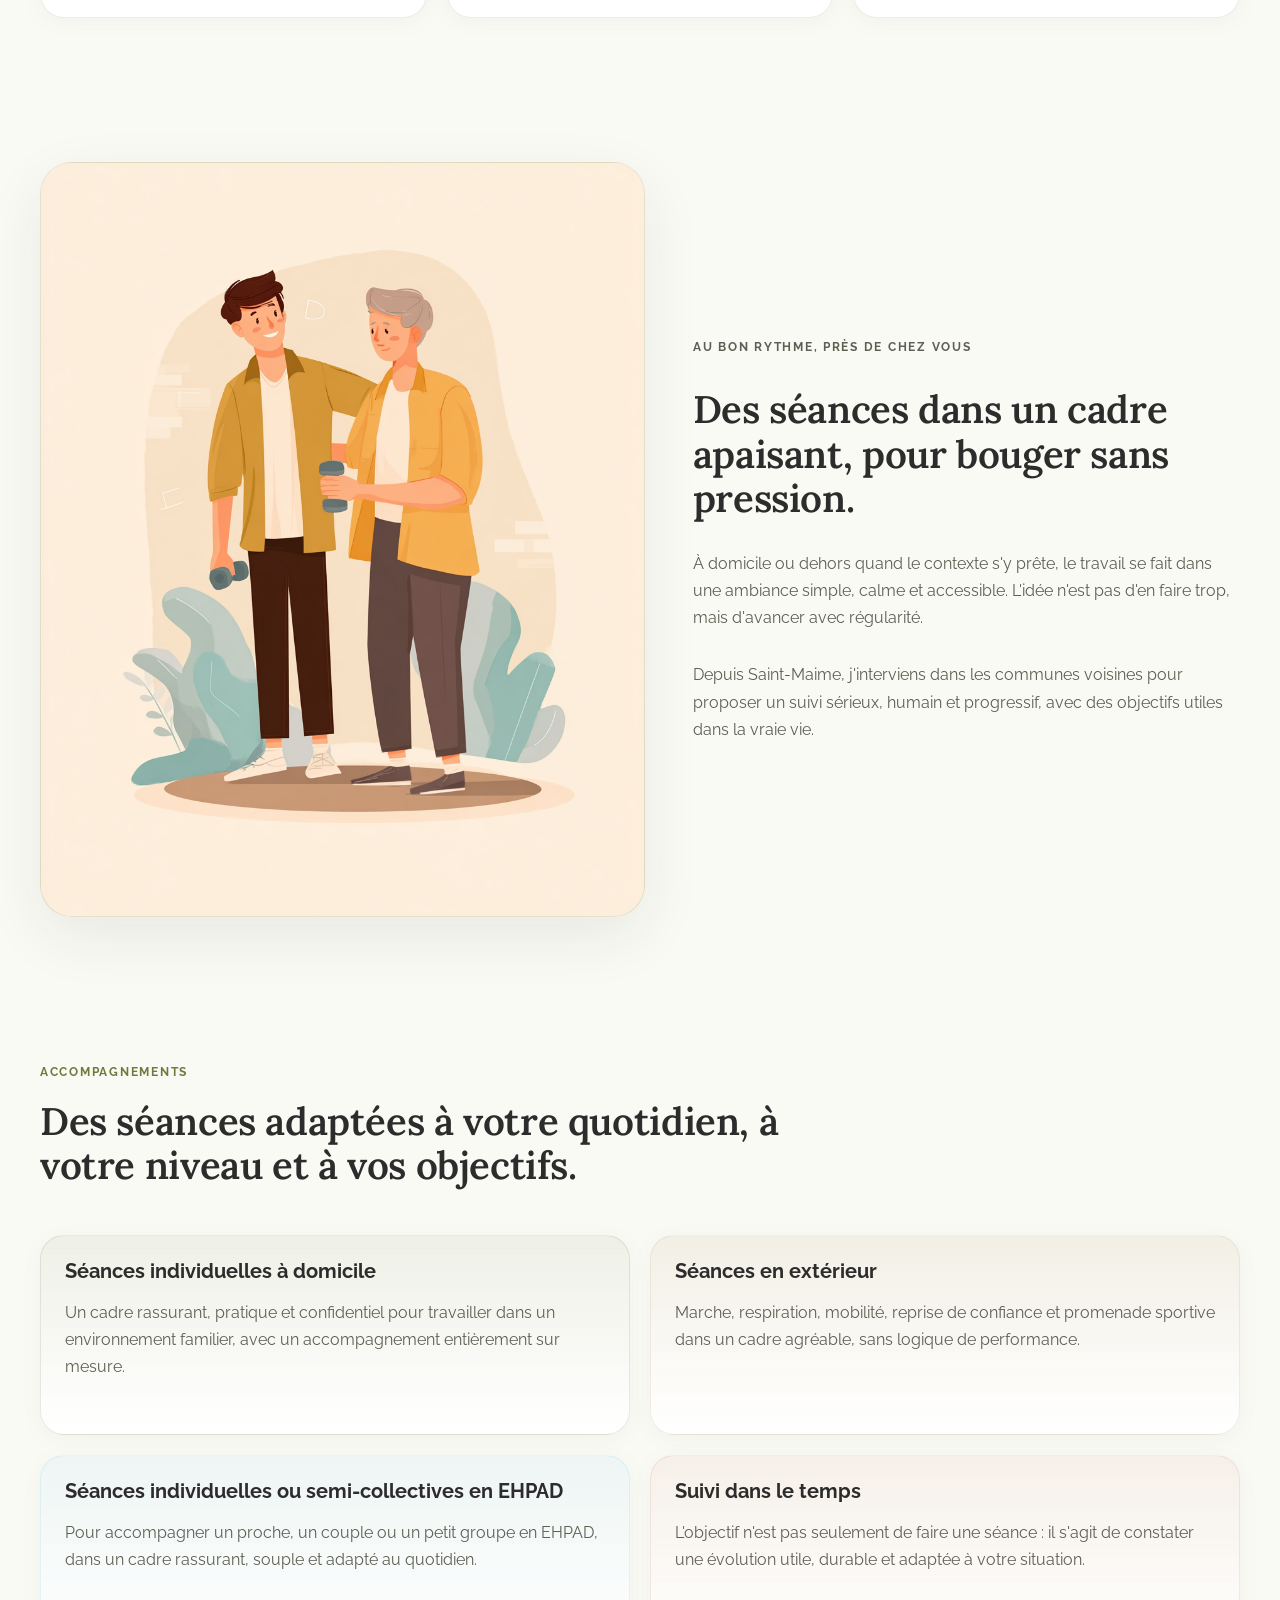
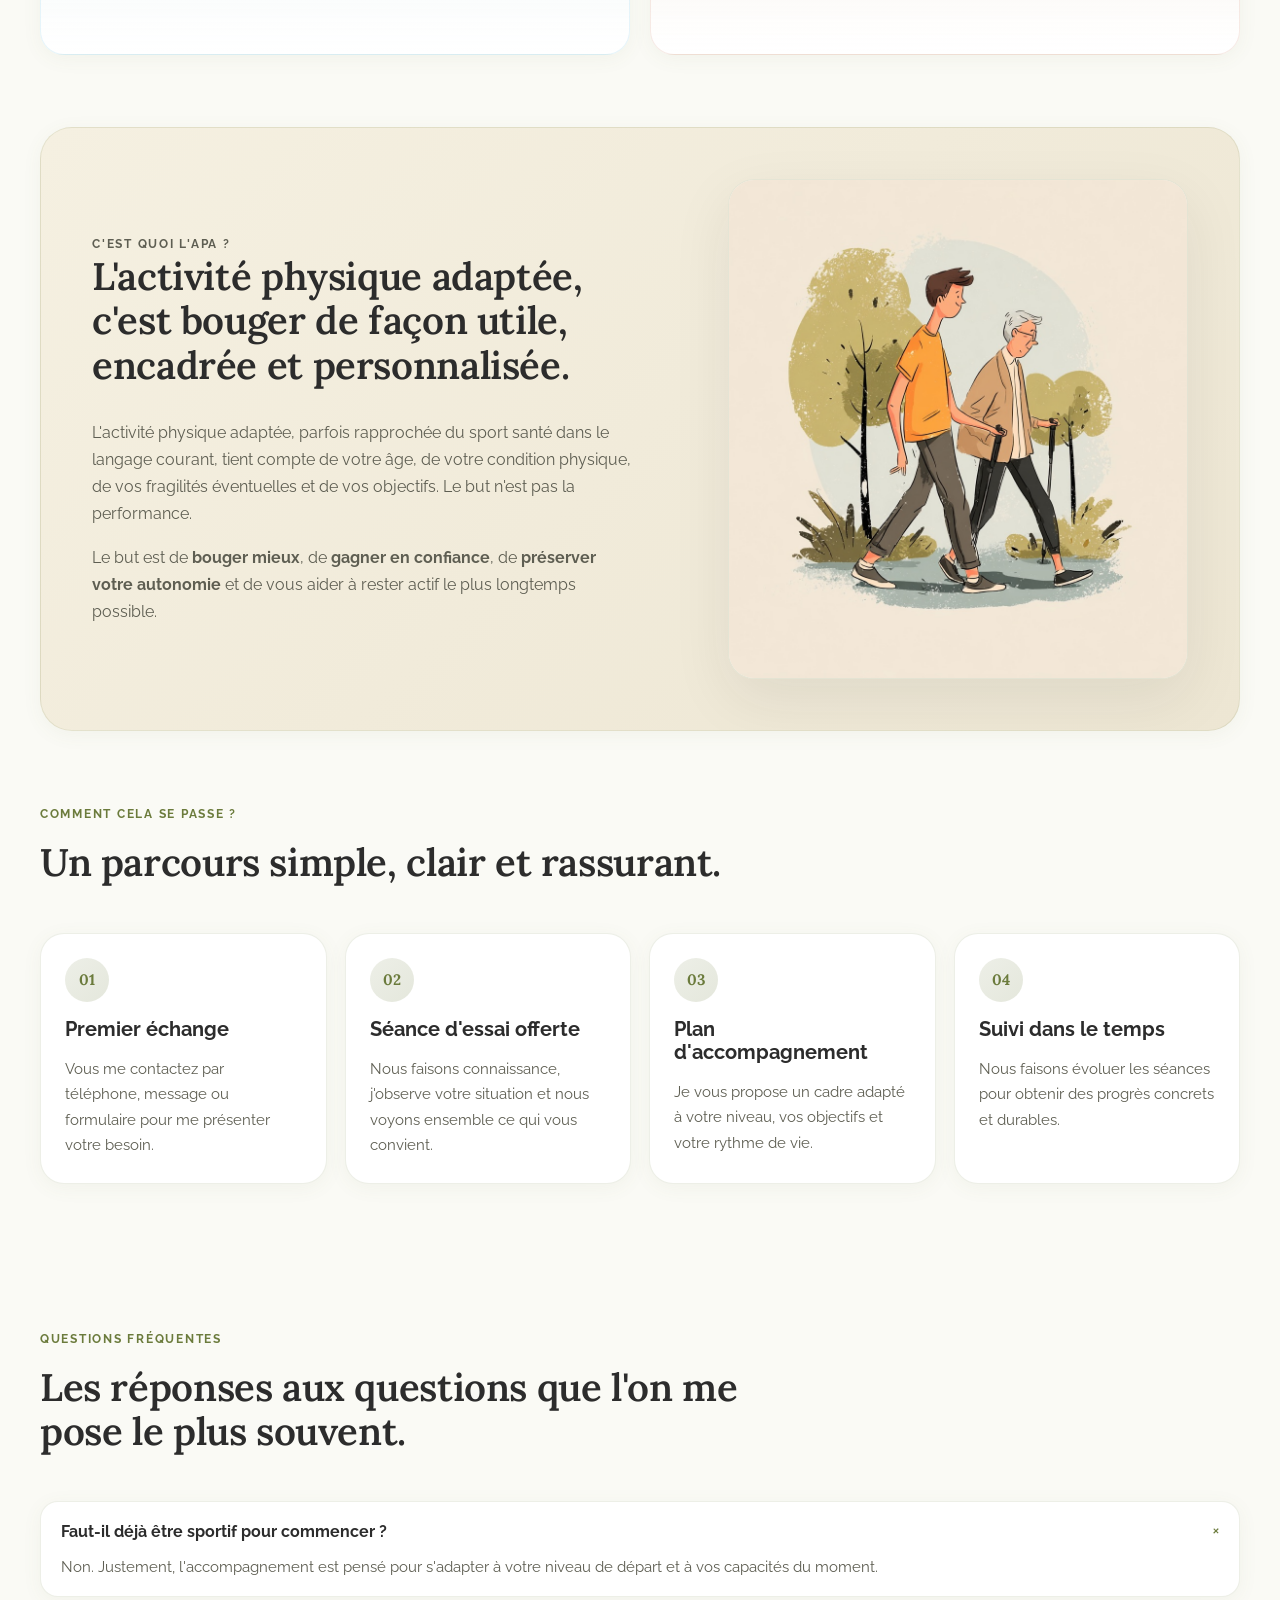
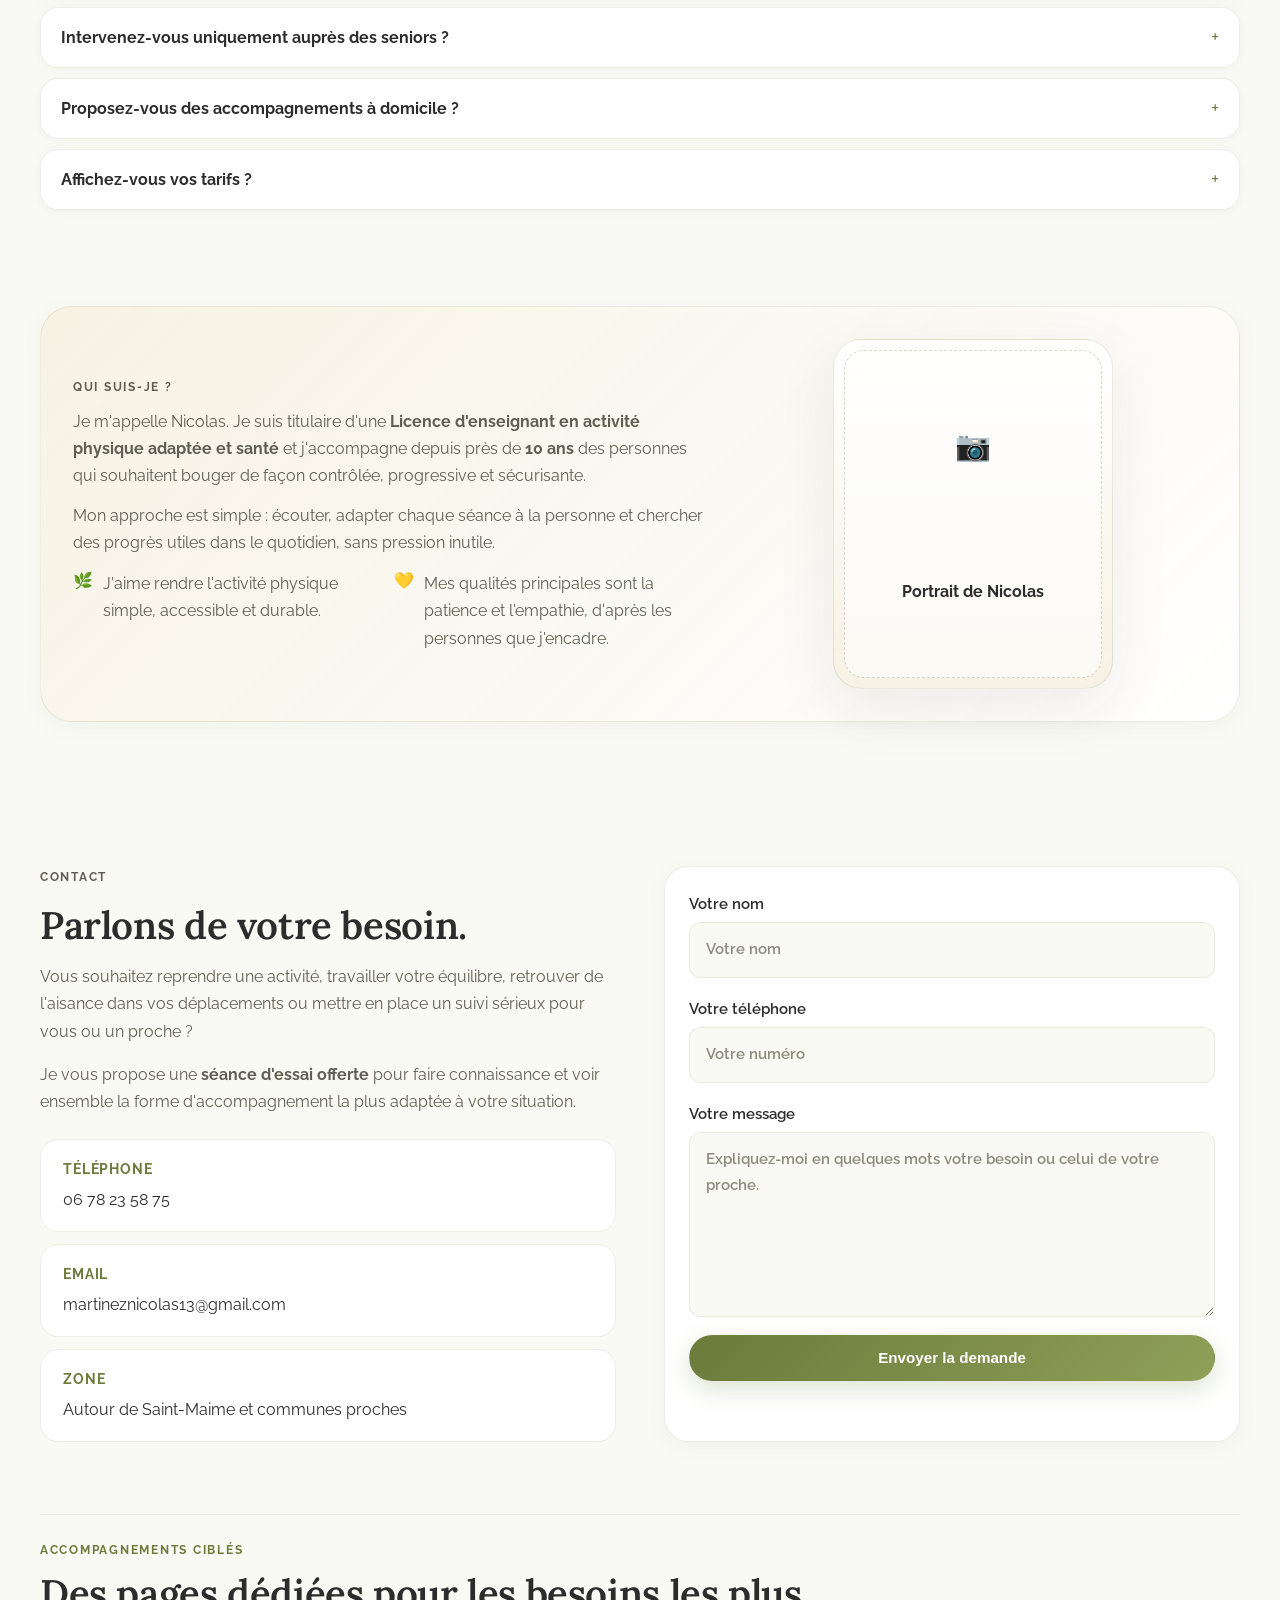
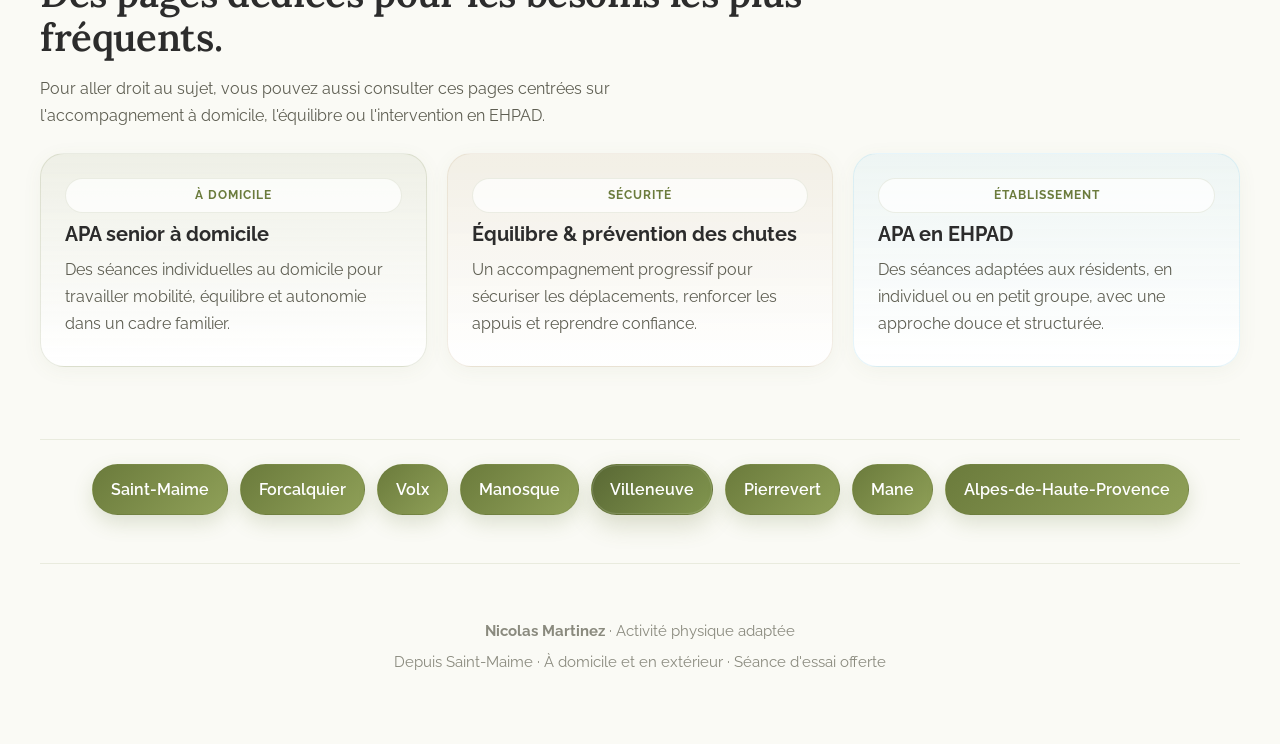
<file: villeneuve/index.html>
<!DOCTYPE html>
<html lang="fr">
  <head>
    <meta charset="UTF-8" />
    <meta name="viewport" content="width=device-width, initial-scale=1.0" />
    <title>Activité physique adaptée à Villeneuve | Nicolas Martinez</title>
    <meta
      name="description"
      content="Accompagnement en activité physique adaptée à Villeneuve avec Nicolas Martinez : séances à domicile ou en extérieur pour bouger mieux, reprendre confiance et préserver l'autonomie. Approche sport santé adaptée et personnalisée."
    />
    <meta
      name="keywords"
      content="activité physique adaptée, Villeneuve, Nicolas Martinez, coach santé, seniors, équilibre, autonomie, reprise en douceur, sport santé"
    />
    <meta name="robots" content="index, follow" />
    <link rel="canonical" href="https://www.activite-physique-adaptee-nicolas-martinez.fr/villeneuve/" />
    <meta name="theme-color" content="#FAFAF5" />
    <meta property="og:title" content="Activité physique adaptée à Villeneuve | Nicolas Martinez" />
    <meta
      property="og:description"
      content="À Villeneuve, Nicolas Martinez propose un accompagnement sérieux et rassurant pour rester actif, reprendre en douceur et préserver son autonomie. Approche sport santé adaptée et personnalisée."
    />
    <meta property="og:type" content="website" />
    <meta property="og:url" content="https://www.activite-physique-adaptee-nicolas-martinez.fr/villeneuve/" />
    <link rel="icon" href="../favicon.svg" type="image/svg+xml" />
    <link rel="stylesheet" href="../styles.css" />
    <script type="application/ld+json">
      {
        "@context": "https://schema.org",
        "@graph": [
          {
            "@type": "ProfessionalService",
            "@id": "https://www.activite-physique-adaptee-nicolas-martinez.fr/villeneuve/#business",
            "name": "Nicolas Martinez - Activité physique adaptée à Villeneuve",
            "url": "https://www.activite-physique-adaptee-nicolas-martinez.fr/villeneuve/",
            "image": "https://www.activite-physique-adaptee-nicolas-martinez.fr/images/hero-parcours-equilibre.png",
            "telephone": "+33678235875",
            "email": "martineznicolas13@gmail.com",
            "description": "Enseignant en activité physique adaptée et coach santé intervenant à Villeneuve pour des séances à domicile et en extérieur, avec une approche douce, personnalisée et rassurante. Cette approche s'inscrit aussi dans le champ du sport santé.",
            "address": {
              "@type": "PostalAddress",
              "addressLocality": "Saint-Maime",
              "postalCode": "04300",
              "addressCountry": "FR"
            },
            "founder": {
              "@type": "Person",
              "name": "Nicolas Martinez"
            },
            "areaServed": [
              {
                "@type": "City",
                "name": "Villeneuve"
              },
              {
                "@type": "City",
                "name": "Saint-Maime"
              },
              {
                "@type": "AdministrativeArea",
                "name": "Autour de Saint-Maime, dans un rayon d'environ 20 à 30 km"
              }
            ],
            "availableLanguage": "fr",
            "serviceType": [
              "Sport santé",
              "Activité physique adaptée",
              "Coach santé",
              "Séances à domicile",
              "Séances en extérieur",
              "Accompagnement des seniors",
              "Reprise d'activité en douceur"
            ],
            "hasOfferCatalog": {
              "@type": "OfferCatalog",
              "name": "Accompagnements proposés à Villeneuve",
              "itemListElement": [
                {
                  "@type": "Offer",
                  "itemOffered": {
                    "@type": "Service",
                    "name": "Séances individuelles à domicile",
                    "description": "Séances personnalisées à domicile pour travailler mobilité, équilibre et remise en mouvement. Cette approche s'inscrit aussi dans le champ du sport santé."
                  }
                },
                {
                  "@type": "Offer",
                  "itemOffered": {
                    "@type": "Service",
                    "name": "Séances en extérieur",
                    "description": "Marche, mobilité, respiration et reprise progressive dans un cadre calme. Cette approche s'inscrit aussi dans le champ du sport santé."
                  }
                },
                {
                  "@type": "Offer",
                  "itemOffered": {
                    "@type": "Service",
                    "name": "Suivi régulier",
                    "description": "Accompagnement dans le temps pour des progrès utiles au quotidien. Cette approche s'inscrit aussi dans le champ du sport santé."
                  }
                }
              ]
            }
          },
          {
            "@type": "FAQPage",
            "@id": "https://www.activite-physique-adaptee-nicolas-martinez.fr/villeneuve/#faq",
            "mainEntity": [
              {
                "@type": "Question",
                "name": "Faut-il déjà être sportif pour commencer ?",
                "acceptedAnswer": {
                  "@type": "Answer",
                  "text": "Non. L'accompagnement est pensé pour s'adapter au niveau de départ et aux capacités du moment."
                }
              },
              {
                "@type": "Question",
                "name": "Intervenez-vous uniquement auprès des seniors ?",
                "acceptedAnswer": {
                  "@type": "Answer",
                  "text": "La priorité est donnée aux personnes âgées, aux jeunes retraités et aux personnes ayant besoin d'un accompagnement santé personnalisé, mais d'autres profils peuvent être étudiés selon le besoin."
                }
              },
              {
                "@type": "Question",
                "name": "Proposez-vous des accompagnements à domicile ?",
                "acceptedAnswer": {
                  "@type": "Answer",
                  "text": "Oui. Des séances peuvent être organisées à domicile à Villeneuve ainsi qu'en extérieur selon le lieu de séance et le besoin."
                }
              },
              {
                "@type": "Question",
                "name": "Affichez-vous vos tarifs ?",
                "acceptedAnswer": {
                  "@type": "Answer",
                  "text": "Les possibilités sont expliquées simplement après un premier échange et la séance d'essai offerte, afin de choisir un rythme adapté au besoin."
                }
              }
            ]
          }
        ]
      }
    </script>
  </head>
  <body>
    <div class="page-shell">
      <header class="site-header">
        <a href="../" class="brand">
          <img
            class="brand-logo"
            src="../images/logo-nicolas-martinez-apa.png"
            alt="Nicolas Martinez - Activité physique adaptée"
            width="732"
            height="180"
            decoding="async"
          />
          <span class="brand-name brand-name-mobile">Nicolas Martinez</span>
        </a>
        <nav class="site-nav" aria-label="Navigation principale">
          <a href="../">Accueil</a>
          <a href="#services">Accompagnements</a>
          <a href="#faq">FAQ</a>
          <a href="#apropos">Qui suis-je ?</a>
          <a href="#contact">Contact</a>
        </nav>
        <a class="header-cta js-call-trigger" href="tel:0678235875">
          <svg xmlns="http://www.w3.org/2000/svg" width="18" height="18" viewBox="0 0 24 24" fill="none" stroke="currentColor" stroke-width="2" stroke-linecap="round" stroke-linejoin="round" aria-hidden="true"><path d="M22 16.92v3a2 2 0 0 1-2.18 2 19.79 19.79 0 0 1-8.63-3.07 19.5 19.5 0 0 1-6-6 19.79 19.79 0 0 1-3.07-8.67A2 2 0 0 1 4.11 2h3a2 2 0 0 1 2 1.72 12.84 12.84 0 0 0 .7 2.81 2 2 0 0 1-.45 2.11L8.09 9.91a16 16 0 0 0 6 6l1.27-1.27a2 2 0 0 1 2.11-.45 12.84 12.84 0 0 0 2.81.7A2 2 0 0 1 22 16.92z"/></svg>
          Appeler
        </a>
      </header>

      <main id="top">
        <section class="hero section">
          <div class="hero-copy">
            <p class="eyebrow">Villeneuve · Depuis Saint-Maime · À domicile & en extérieur · Séance d'essai offerte</p>
            <h1>Activité physique adaptée à Villeneuve pour bouger mieux, retrouver confiance et préserver votre autonomie.</h1>
            <p class="lead">
              Je vous accompagne avec une approche <strong>sérieuse, chaleureuse et réellement adaptée</strong>, pour entretenir votre forme, améliorer votre équilibre, reprendre une activité en douceur ou retrouver plus d'aisance au quotidien.
            </p>
            <p class="lead secondary">
              J'interviens auprès des <strong>personnes âgées</strong>, des <strong>jeunes retraités</strong> mais aussi auprès de <strong>toute personne</strong> qui souhaite reprendre confiance avec un suivi humain, progressif et personnalisé.
            </p>
            <div class="hero-actions">
              <a class="button primary js-call-trigger" href="tel:0678235875">
                <svg xmlns="http://www.w3.org/2000/svg" width="18" height="18" viewBox="0 0 24 24" fill="none" stroke="currentColor" stroke-width="2" stroke-linecap="round" stroke-linejoin="round" aria-hidden="true"><path d="M22 16.92v3a2 2 0 0 1-2.18 2 19.79 19.79 0 0 1-8.63-3.07 19.5 19.5 0 0 1-6-6 19.79 19.79 0 0 1-3.07-8.67A2 2 0 0 1 4.11 2h3a2 2 0 0 1 2 1.72 12.84 12.84 0 0 0 .7 2.81 2 2 0 0 1-.45 2.11L8.09 9.91a16 16 0 0 0 6 6l1.27-1.27a2 2 0 0 1 2.11-.45 12.84 12.84 0 0 0 2.81.7A2 2 0 0 1 22 16.92z"/></svg>
                Appeler Nicolas
              </a>
              <a class="button secondary" href="mailto:martineznicolas13@gmail.com?subject=Demande%20APA%20Villeneuve&amp;body=Bonjour%20Nicolas%2C%0A%0AJe%20souhaite%20en%20savoir%20plus%20sur%20votre%20accompagnement%20en%20activit%C3%A9%20physique%20adapt%C3%A9e%20%C3%A0%20Villeneuve.">
                <svg xmlns="http://www.w3.org/2000/svg" width="18" height="18" viewBox="0 0 24 24" fill="none" stroke="currentColor" stroke-width="2" stroke-linecap="round" stroke-linejoin="round" aria-hidden="true"><path d="M4 4h16v16H4z" opacity="0"/><path d="M4 6h16v12H4z"/><path d="m4 7 8 6 8-6"/></svg>
                Envoyer un email
              </a>
              <a class="button ghost" href="#contact">
                <svg xmlns="http://www.w3.org/2000/svg" width="18" height="18" viewBox="0 0 24 24" fill="none" stroke="currentColor" stroke-width="2" stroke-linecap="round" stroke-linejoin="round" aria-hidden="true"><rect x="3" y="4" width="18" height="18" rx="2" ry="2"/><line x1="16" y1="2" x2="16" y2="6"/><line x1="8" y1="2" x2="8" y2="6"/><line x1="3" y1="10" x2="21" y2="10"/></svg>
                Demander la séance d'essai
              </a>
            </div>
          </div>

          <aside class="hero-visual" aria-label="Accompagnement sur un parcours d'équilibre et de marche à Villeneuve">
            <img
              class="hero-photo"
              src="../images/hero-parcours-equilibre.png"
              alt="Coach en activité physique adaptée qui accompagne une senior sur un parcours d'équilibre et de marche"
              width="960"
              height="1200"
              decoding="async"
            />
          </aside>
        </section>

        <section class="section reveal" id="publics">
          <div class="section-heading">
            <p class="eyebrow">Pour qui ?</p>
            <h2>Un accompagnement pensé pour les personnes qui veulent rester actives durablement.</h2>
          </div>
          <div class="cards-grid three">
            <article class="info-card">
              <h3>Personnes âgées</h3>
              <p>
                Pour préserver l'autonomie, entretenir la mobilité, travailler l'équilibre et garder de la confiance
                dans les gestes du quotidien.
              </p>
            </article>
            <article class="info-card">
              <h3>Jeunes retraités</h3>
              <p>
                Pour rester en forme, reprendre une activité avec sérieux, prévenir la perte de capacité physique et
                continuer à bouger avec plaisir.
              </p>
            </article>
            <article class="info-card">
              <h3>Personnes avec fragilités ou objectifs santé</h3>
              <p>
                Reprise progressive, perte de poids encadrée, marche, cardio adapté, renforcement léger,
                coordination ou réadaptation à l'effort.
              </p>
            </article>
          </div>
        </section>

        <section class="section image-story reveal" aria-label="Ambiance des séances à Villeneuve et autour">
          <div class="story-photo">
            <video
              class="story-video"
              autoplay
              loop
              muted
              playsinline
              preload="metadata"
              poster="../images/story-coach-halteres.png"
              width="560"
              height="704"
              aria-label="Vidéo en boucle montrant un accompagnement doux en activité physique adaptée"
            >
              <source src="../images/seance-apa-galerie.mp4" type="video/mp4" />
              Votre navigateur ne prend pas en charge la lecture vidéo intégrée.
            </video>
          </div>
          <div class="story-copy">
            <p class="eyebrow">Au bon rythme, près de chez vous</p>
            <h2>Des séances dans un cadre apaisant, pour bouger sans pression.</h2>
            <p>
              À domicile ou dehors quand le contexte s'y prête, le travail se fait dans une ambiance simple,
              calme et accessible. L'idée n'est pas d'en faire trop, mais d'avancer avec régularité.
            </p>
            <p>
              Depuis Saint-Maime, j'interviens dans les communes voisines pour proposer un suivi sérieux, humain et progressif,
              avec des objectifs utiles dans la vraie vie.
            </p>
          </div>
        </section>

        <section class="section reveal" id="services">
          <div class="section-heading">
            <p class="eyebrow">Accompagnements</p>
            <h2>Des séances adaptées à votre quotidien, à votre niveau et à vos objectifs.</h2>
          </div>
          <div class="cards-grid two">
            <article class="service-card accent-sage">
              <h3>Séances individuelles à domicile</h3>
              <p>
                Un cadre rassurant, pratique et confidentiel pour travailler dans un environnement familier, avec un
                accompagnement entièrement sur mesure.
              </p>
            </article>
            <article class="service-card accent-sand">
              <h3>Séances en extérieur</h3>
              <p>
                Marche, respiration, mobilité, reprise de confiance et promenade sportive dans un cadre agréable,
                sans logique de performance.
              </p>
            </article>
            <article class="service-card accent-blue">
              <h3>Séances individuelles ou semi-collectives en EHPAD</h3>
              <p>
                Pour accompagner un proche, un couple ou un petit groupe en EHPAD, dans un cadre rassurant,
                souple et adapté au quotidien.
              </p>
            </article>
            <article class="service-card accent-rose">
              <h3>Suivi dans le temps</h3>
              <p>
                L'objectif n'est pas seulement de faire une séance : il s'agit de constater une évolution utile,
                durable et adaptée à votre situation.
              </p>
            </article>
          </div>
        </section>


        <section class="section soft-panel reveal" id="apa">
          <div class="apa-layout">
            <div class="apa-copy">
              <div class="apa-copy-inner">
                <div class="section-heading compact">
                  <p class="eyebrow">C'est quoi l'APA ?</p>
                  <h2>L'activité physique adaptée, c'est bouger de façon utile, encadrée et personnalisée.</h2>
                </div>
                <p>
                  L'activité physique adaptée, parfois rapprochée du sport santé dans le langage courant, tient compte de votre âge, de votre condition physique, de vos fragilités
                  éventuelles et de vos objectifs. Le but n'est pas la performance.
                </p>
                <p>
                  Le but est de <strong>bouger mieux</strong>, de <strong>gagner en confiance</strong>, de <strong>préserver votre autonomie</strong>
                  et de vous aider à rester actif le plus longtemps possible.
                </p>
              </div>
            </div>
            <figure class="apa-visual">
              <img
                src="../images/apa-section-accompagnement.jpg"
                alt="Illustration d'un accompagnement en activité physique adaptée axé sur la marche et l'autonomie"
                width="1024"
                height="1024"
                loading="lazy"
                decoding="async"
              />
            </figure>
          </div>
        </section>

        <section class="section reveal" id="methode">
          <div class="section-heading">
            <p class="eyebrow">Comment cela se passe ?</p>
            <h2>Un parcours simple, clair et rassurant.</h2>
          </div>
          <div class="steps-grid">
            <article>
              <span>01</span>
              <h3>Premier échange</h3>
              <p>Vous me contactez par téléphone, message ou formulaire pour me présenter votre besoin.</p>
            </article>
            <article>
              <span>02</span>
              <h3>Séance d'essai offerte</h3>
              <p>Nous faisons connaissance, j'observe votre situation et nous voyons ensemble ce qui vous convient.</p>
            </article>
            <article>
              <span>03</span>
              <h3>Plan d'accompagnement</h3>
              <p>Je vous propose un cadre adapté à votre niveau, vos objectifs et votre rythme de vie.</p>
            </article>
            <article>
              <span>04</span>
              <h3>Suivi dans le temps</h3>
              <p>Nous faisons évoluer les séances pour obtenir des progrès concrets et durables.</p>
            </article>
          </div>
        </section>

        <section class="section reveal" id="faq">
          <div class="section-heading">
            <p class="eyebrow">Questions fréquentes</p>
            <h2>Les réponses aux questions que l'on me pose le plus souvent.</h2>
          </div>
          <div class="faq-list">
            <details open>
              <summary>Faut-il déjà être sportif pour commencer ?</summary>
              <p>Non. Justement, l'accompagnement est pensé pour s'adapter à votre niveau de départ et à vos capacités du moment.</p>
            </details>
            <details>
              <summary>Intervenez-vous uniquement auprès des seniors ?</summary>
              <p>La priorité est donnée aux personnes âgées, aux jeunes retraités et aux personnes ayant besoin d'un accompagnement santé personnalisé, mais d'autres profils peuvent être étudiés selon le besoin.</p>
            </details>
            <details>
              <summary>Proposez-vous des accompagnements à domicile ?</summary>
              <p>Oui. J'interviens à domicile ainsi qu'en extérieur autour de Saint-Maime, selon le lieu de séance.</p>
            </details>
            <details>
              <summary>Affichez-vous vos tarifs ?</summary>
              <p>Je vous explique simplement les possibilités après un premier échange et la séance d'essai offerte, pour choisir un rythme adapté à votre besoin.</p>
            </details>
          </div>
        </section>

        <section class="section about-section reveal" id="apropos">
          <div class="about-card">
            <div class="about-copy">
              <p class="eyebrow">Qui suis-je ?</p>
              <p class="about-intro">
                Je m'appelle Nicolas. Je suis titulaire d'une <strong>Licence d'enseignant en activité physique adaptée et santé</strong>
                et j'accompagne depuis près de <strong>10 ans</strong> des personnes qui souhaitent bouger de façon contrôlée,
                progressive et sécurisante.
              </p>
              <p>
                Mon approche est simple : écouter, adapter chaque séance à la personne et chercher des progrès utiles
                dans le quotidien, sans pression inutile.
              </p>
              <ul class="about-notes" aria-label="Repères sur Nicolas Martinez">
                <li><span aria-hidden="true">🌿</span> J'aime rendre l'activité physique simple, accessible et durable.</li>
                <li><span aria-hidden="true">💛</span> Mes qualités principales sont la patience et l'empathie, d'après les personnes que j'encadre.</li>
              </ul>
            </div>
            <div class="about-portrait" aria-label="Emplacement réservé pour le portrait de Nicolas Martinez">
              <div class="about-portrait-frame">
                <div class="about-portrait-placeholder">
                  <span class="about-portrait-icon" aria-hidden="true">📷</span>
                  <p>Portrait de Nicolas</p>
                </div>
              </div>
            </div>
          </div>
        </section>

        <section class="section contact-section reveal" id="contact">
          <div class="contact-copy">
            <p class="eyebrow">Contact</p>
            <h2>Parlons de votre besoin.</h2>
            <p>
              Vous souhaitez reprendre une activité, travailler votre équilibre, retrouver de l'aisance dans vos
              déplacements ou mettre en place un suivi sérieux pour vous ou un proche ?
            </p>
            <p>
              Je vous propose une <strong>séance d'essai offerte</strong> pour faire connaissance et voir ensemble la forme
              d'accompagnement la plus adaptée à votre situation.
            </p>
            <div class="contact-cards">
              <a href="tel:0678235875" id="contact-phone-card">
                <strong>Téléphone</strong>
                <span>06 78 23 58 75</span>
              </a>
              <a href="mailto:martineznicolas13@gmail.com?subject=Demande%20APA%20Villeneuve">
                <strong>Email</strong>
                <span>martineznicolas13@gmail.com</span>
              </a>
              <div>
                <strong>Zone</strong>
                <span>Autour de Saint-Maime et communes proches</span>
              </div>
            </div>
          </div>

          <form class="contact-form" id="contact-form" action="https://formspree.io/f/xykljzaa" method="POST">
            <input type="hidden" name="_subject" value="Demande d'accompagnement - Villeneuve - site Nicolas Martinez" />
            <label>
              Votre nom
              <input type="text" name="name" placeholder="Votre nom" required />
            </label>
            <label>
              Votre téléphone
              <input type="tel" name="phone" placeholder="Votre numéro" />
            </label>
            <label>
              Votre message
              <textarea
                name="message"
                rows="6"
                placeholder="Expliquez-moi en quelques mots votre besoin ou celui de votre proche."
                required
              ></textarea>
            </label>
            <button type="submit" class="button primary wide">Envoyer la demande</button>
            <p class="form-status" id="form-status" role="status" aria-live="polite"></p>
          </form>
        </section>


        <section class="section intent-links-section reveal" aria-labelledby="accompagnements-cibles-title">
          <div class="local-links-wrap intent-links-wrap">
            <div class="section-heading compact">
              <p class="eyebrow">Accompagnements ciblés</p>
              <h2 id="accompagnements-cibles-title">Des pages dédiées pour les besoins les plus fréquents.</h2>
              <p class="local-links-copy">Pour aller droit au sujet, vous pouvez aussi consulter ces pages centrées sur l'accompagnement à domicile, l'équilibre ou l'intervention en EHPAD.</p>
            </div>
            <div class="cards-grid three intent-link-grid">

              <a class="service-card intent-link-card accent-sage" href="../apa-senior-domicile/">
                <span class="intent-link-tag">À domicile</span>
                <h3>APA senior à domicile</h3>
                <p>Des séances individuelles au domicile pour travailler mobilité, équilibre et autonomie dans un cadre familier.</p>
              </a>

              <a class="service-card intent-link-card accent-sand" href="../equilibre-prevention-chutes/">
                <span class="intent-link-tag">Sécurité</span>
                <h3>Équilibre & prévention des chutes</h3>
                <p>Un accompagnement progressif pour sécuriser les déplacements, renforcer les appuis et reprendre confiance.</p>
              </a>

              <a class="service-card intent-link-card accent-blue" href="../apa-ehpad/">
                <span class="intent-link-tag">Établissement</span>
                <h3>APA en EHPAD</h3>
                <p>Des séances adaptées aux résidents, en individuel ou en petit groupe, avec une approche douce et structurée.</p>
              </a>
            </div>
          </div>
        </section>
        <section class="local-links-section reveal" id="localites">
          <div class="local-links-wrap">
            <nav class="link-chip-grid" aria-label="Pages locales autour de Saint-Maime et dans les Alpes-de-Haute-Provence">
              <a class="link-chip" href="../">Saint-Maime</a>
              <a class="link-chip" href="../forcalquier/">Forcalquier</a>
              <a class="link-chip" href="../volx/">Volx</a>
              <a class="link-chip" href="../manosque/">Manosque</a>
              <a class="link-chip is-current" href="./" aria-current="page">Villeneuve</a>
              <a class="link-chip" href="../pierrevert/">Pierrevert</a>
              <a class="link-chip" href="../mane/">Mane</a>
              <a class="link-chip" href="../alpes-de-haute-provence/">Alpes-de-Haute-Provence</a>
            </nav>
          </div>
        </section>
      </main>

      <footer class="site-footer">
        <p><strong>Nicolas Martinez</strong> · Activité physique adaptée</p>
        <p>Depuis Saint-Maime · À domicile et en extérieur · Séance d'essai offerte</p>
      </footer>
    </div>

    <script>
      const form = document.getElementById('contact-form');
      const formStatus = document.getElementById('form-status');
      const submitButton = form.querySelector('button[type="submit"]');
      const formEndpoint = 'https://formspree.io/f/xykljzaa';
      const callTriggers = document.querySelectorAll('.js-call-trigger');
      const phoneCard = document.getElementById('contact-phone-card');
      let phoneHighlightTimer = null;

      form.addEventListener('submit', async function (event) {
        event.preventDefault();
        const data = new FormData(form);
        submitButton.disabled = true;
        submitButton.textContent = 'Envoi en cours...';
        formStatus.textContent = '';
        formStatus.className = 'form-status';

        try {
          const response = await fetch(formEndpoint, {
            method: 'POST',
            body: data,
            headers: {
              Accept: 'application/json'
            }
          });

          if (!response.ok) {
            throw new Error('FORM_SUBMIT_FAILED');
          }

          form.reset();
          formStatus.textContent = 'Message envoyé ✅';
          formStatus.classList.add('is-success');
        } catch (error) {
          formStatus.textContent = 'Envoi impossible pour le moment. Appelez-moi ou envoyez-moi un email.';
          formStatus.classList.add('is-error');
        } finally {
          submitButton.disabled = false;
          submitButton.textContent = 'Envoyer la demande';
        }
      });

      callTriggers.forEach(function (trigger) {
        trigger.addEventListener('click', function (event) {
          const desktopPointer = window.matchMedia('(hover: hover) and (pointer: fine)').matches;

          if (!desktopPointer || !phoneCard) {
            return;
          }

          event.preventDefault();
          phoneCard.scrollIntoView({
            behavior: window.matchMedia('(prefers-reduced-motion: reduce)').matches ? 'auto' : 'smooth',
            block: 'center'
          });
          phoneCard.classList.remove('is-highlighted');

          if (phoneHighlightTimer) {
            window.clearTimeout(phoneHighlightTimer);
          }

          window.setTimeout(function () {
            phoneCard.classList.add('is-highlighted');
          }, 220);

          phoneHighlightTimer = window.setTimeout(function () {
            phoneCard.classList.remove('is-highlighted');
            phoneHighlightTimer = null;
          }, 4000);
        });
      });

      (function () {
        var els = document.querySelectorAll('.reveal');
        if (!('IntersectionObserver' in window)) {
          els.forEach(function (el) { el.classList.add('visible'); });
          return;
        }
        var observer = new IntersectionObserver(function (entries) {
          entries.forEach(function (entry) {
            if (entry.isIntersecting) {
              entry.target.classList.add('visible');
              observer.unobserve(entry.target);
            }
          });
        }, { threshold: 0.12 });
        els.forEach(function (el) { observer.observe(el); });
      })();

      (function () {
        var header = document.querySelector('.site-header');
        if (!header) {
          return;
        }
        var mobileQuery = window.matchMedia('(max-width: 720px)');
        var lastScrollY = window.scrollY;
        var suppressUntil = 0;
        var mobileHeaderLinks = header.querySelectorAll('a[href^="#"]');

        mobileHeaderLinks.forEach(function (link) {
          link.addEventListener('click', function () {
            suppressUntil = Date.now() + 900;
            header.classList.remove('is-mobile-hidden');
          });
        });

        function updateHeaderVisibility() {
          var currentScrollY = window.scrollY;
          var delta = currentScrollY - lastScrollY;

          if (!mobileQuery.matches) {
            header.classList.remove('is-mobile-hidden');
            lastScrollY = currentScrollY;
            return;
          }

          if (Date.now() < suppressUntil) {
            header.classList.remove('is-mobile-hidden');
            lastScrollY = currentScrollY;
            return;
          }

          if (currentScrollY <= 24 || delta < -10) {
            header.classList.remove('is-mobile-hidden');
          } else if (delta > 10 && currentScrollY > 96) {
            header.classList.add('is-mobile-hidden');
          }

          lastScrollY = currentScrollY;
        }

        window.addEventListener('scroll', updateHeaderVisibility, { passive: true });
        window.addEventListener('resize', updateHeaderVisibility);
        updateHeaderVisibility();
      })();
    </script>
  </body>
</html>
</file>
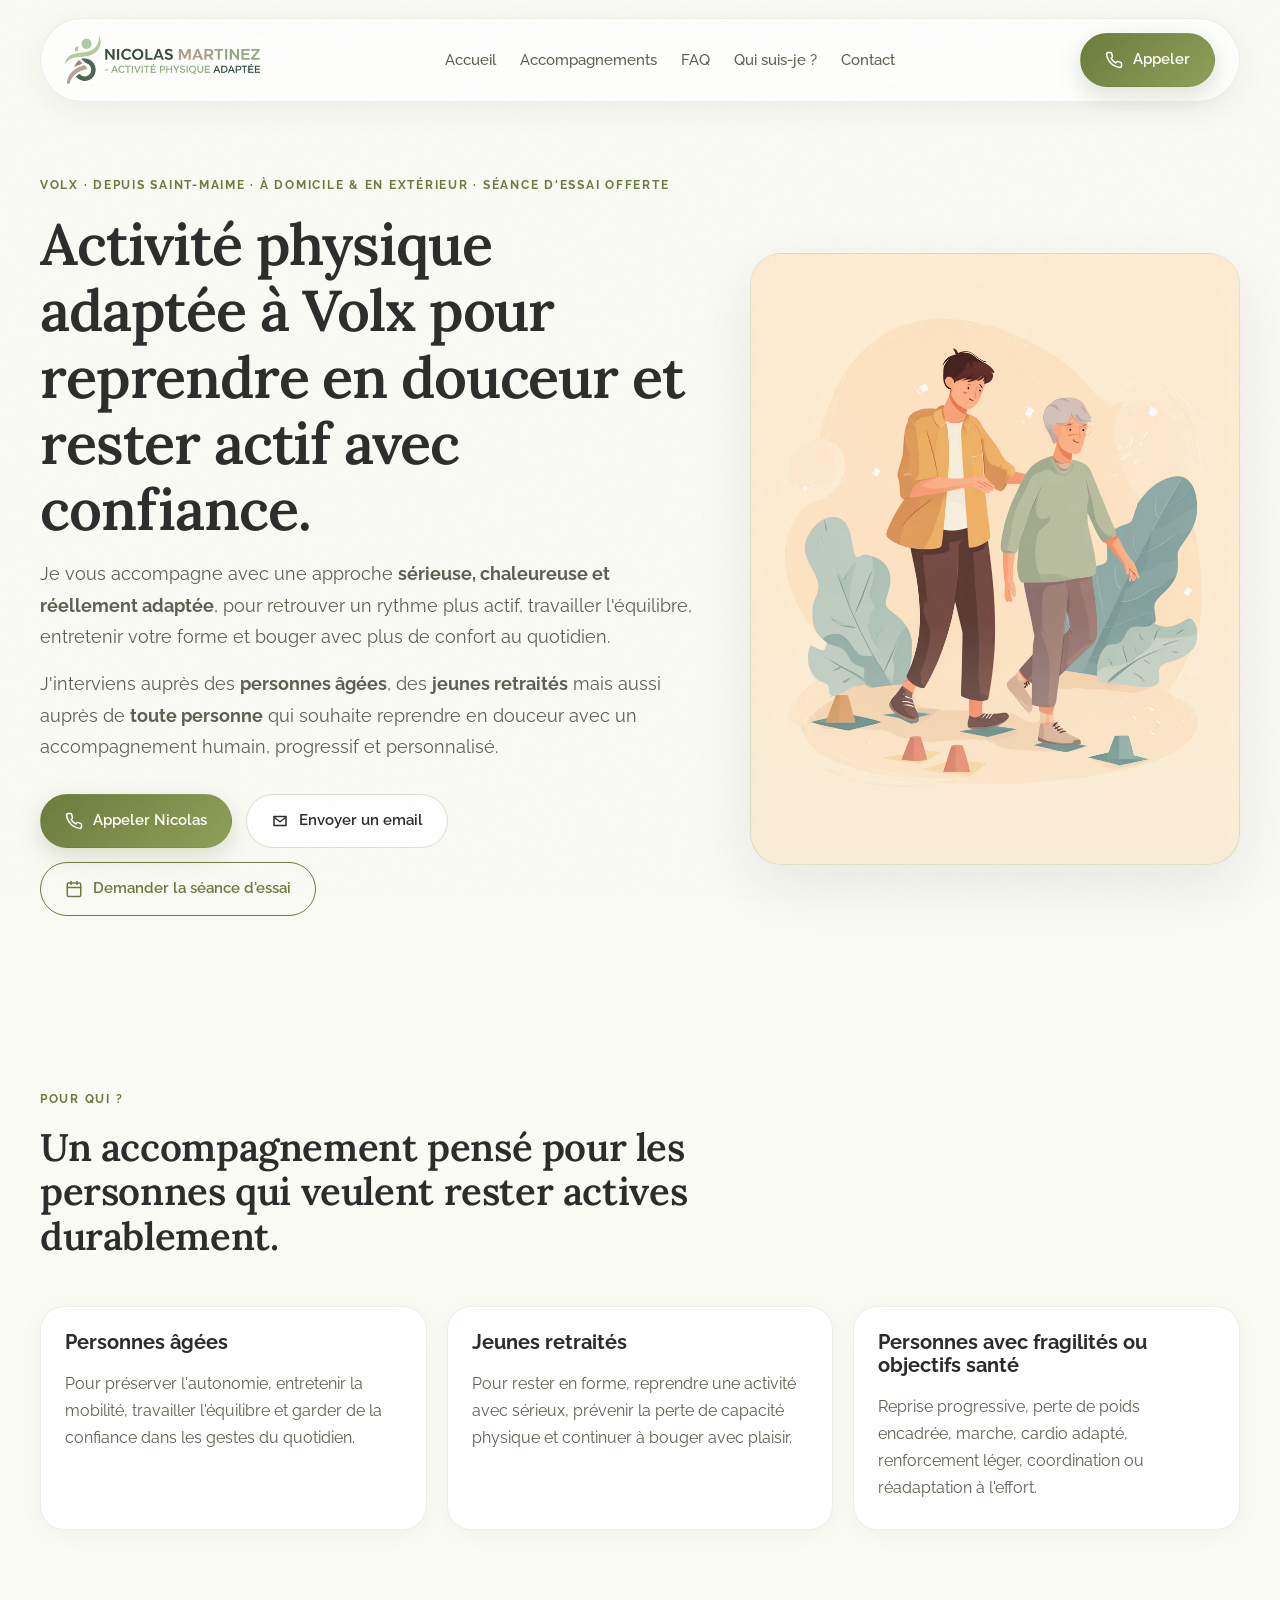
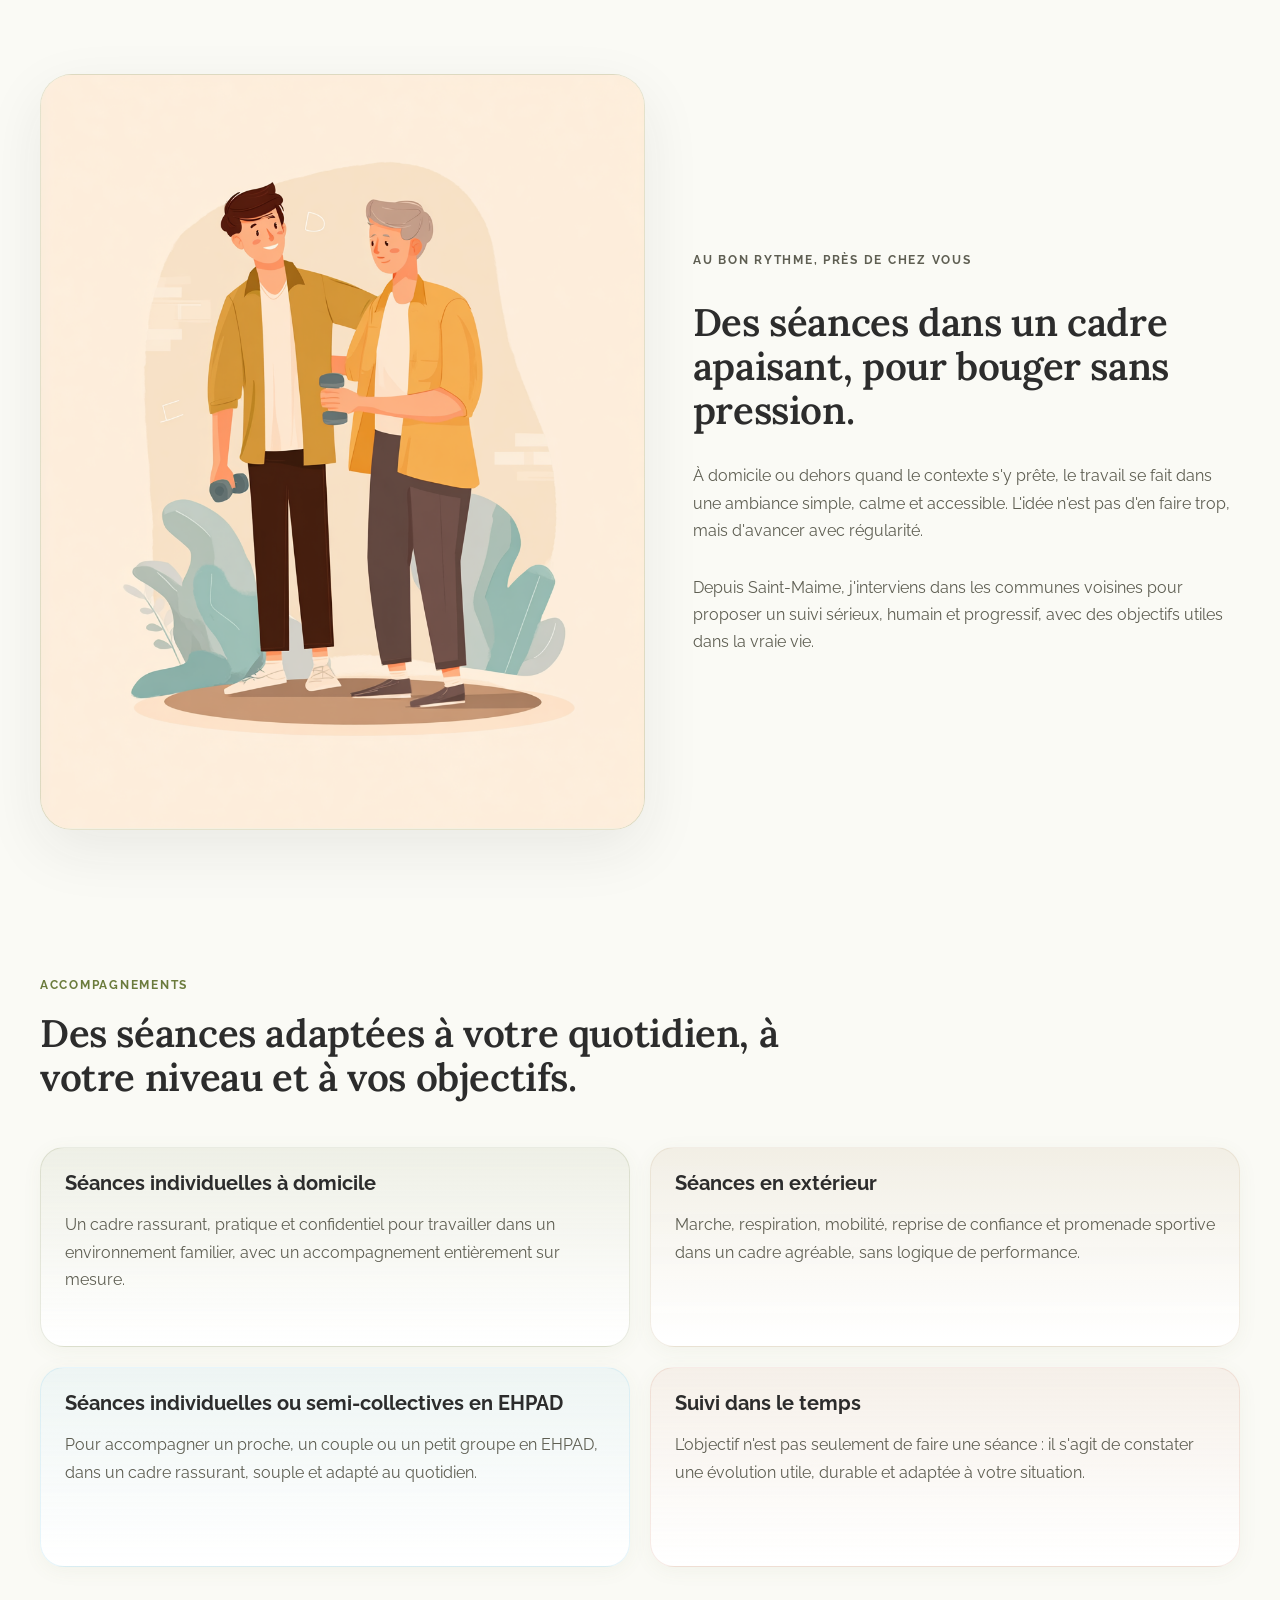
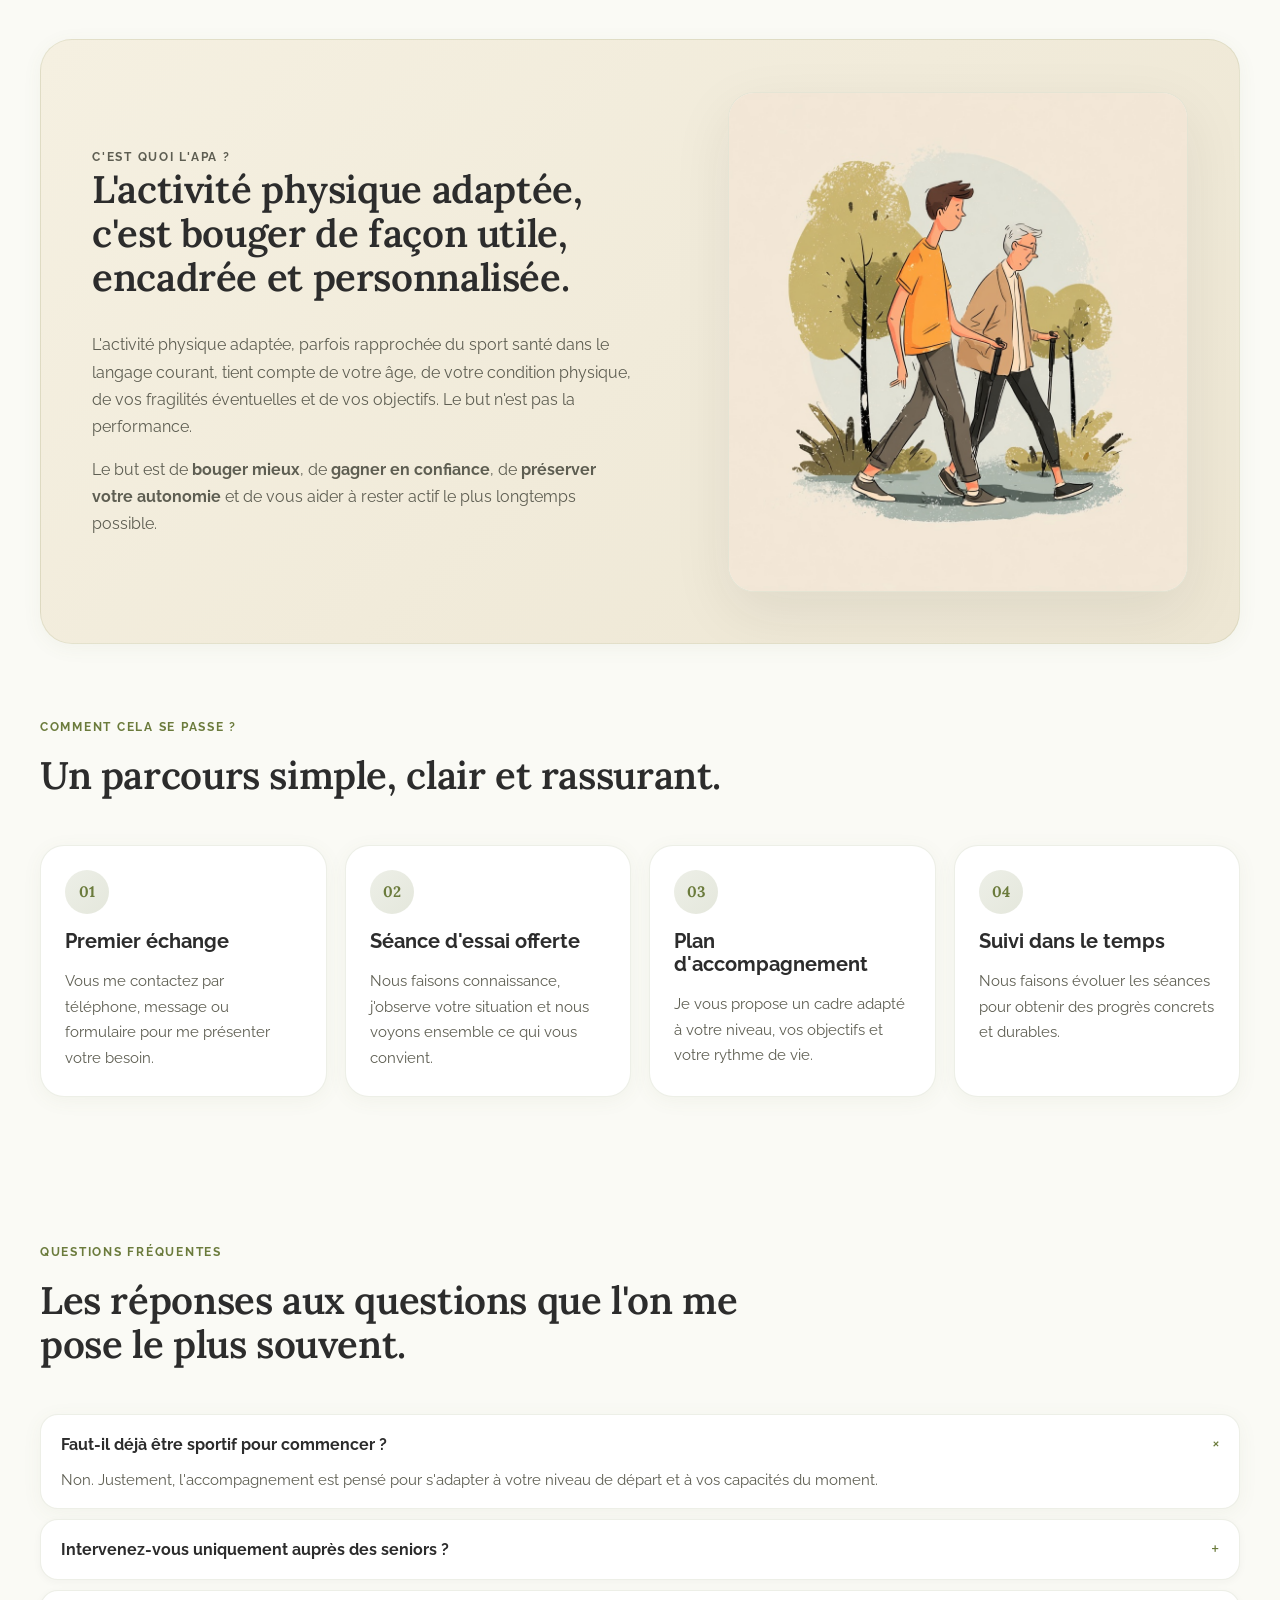
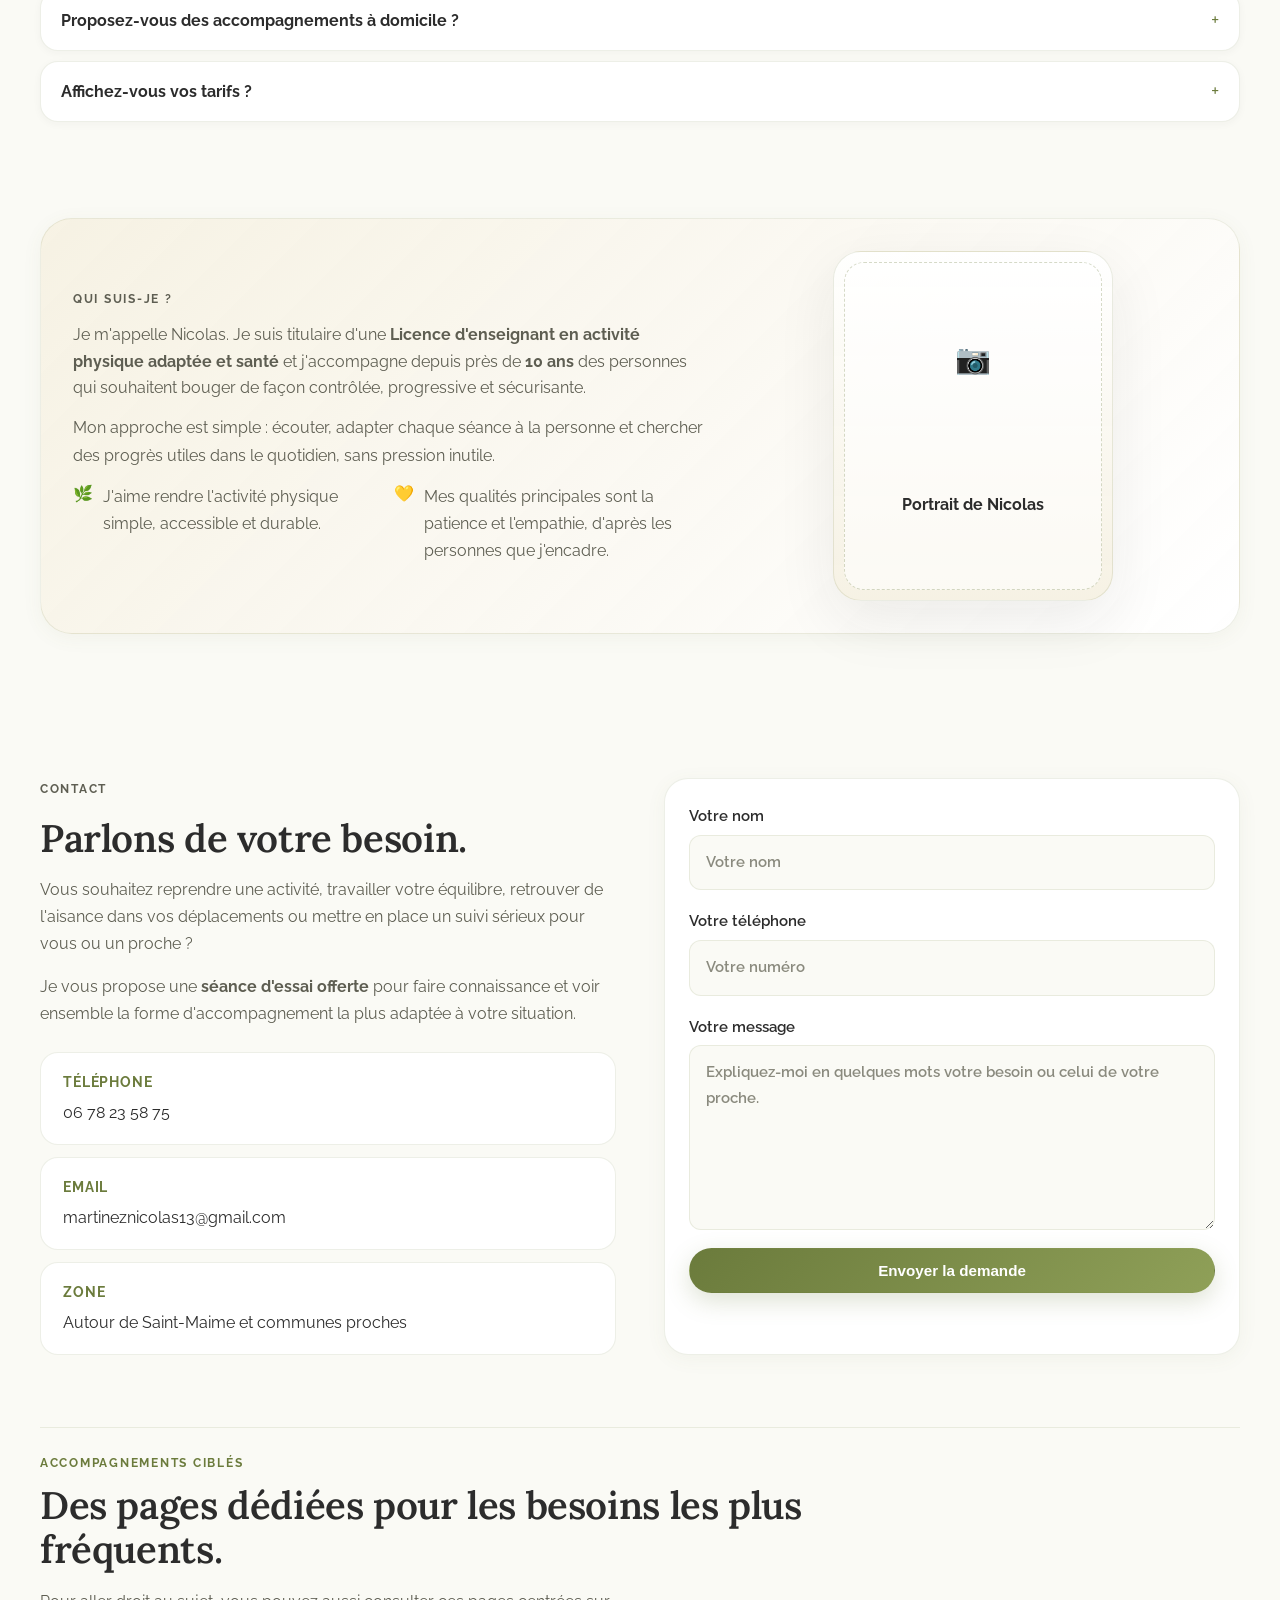
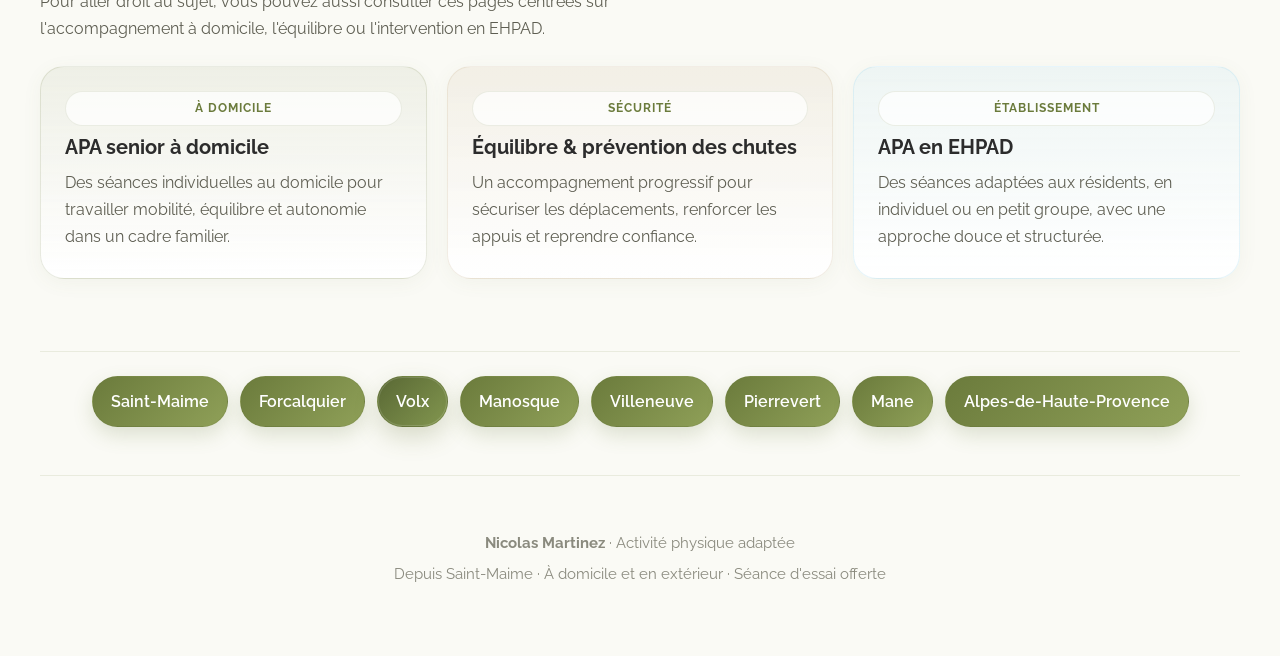
<file: volx/index.html>
<!DOCTYPE html>
<html lang="fr">
  <head>
    <meta charset="UTF-8" />
    <meta name="viewport" content="width=device-width, initial-scale=1.0" />
    <title>Activité physique adaptée à Volx | Nicolas Martinez</title>
    <meta
      name="description"
      content="Accompagnement en activité physique adaptée à Volx avec Nicolas Martinez : séances à domicile ou en extérieur pour rester actif, reprendre en douceur et garder plus d'aisance au quotidien. Approche sport santé adaptée et personnalisée."
    />
    <meta
      name="keywords"
      content="activité physique adaptée, Volx, Nicolas Martinez, coach santé, seniors, équilibre, autonomie, reprise en douceur, sport santé"
    />
    <meta name="robots" content="index, follow" />
    <link rel="canonical" href="https://www.activite-physique-adaptee-nicolas-martinez.fr/volx/" />
    <meta name="theme-color" content="#FAFAF5" />
    <meta property="og:title" content="Activité physique adaptée à Volx | Nicolas Martinez" />
    <meta
      property="og:description"
      content="À Volx, Nicolas Martinez accompagne les personnes qui veulent bouger avec plus de confiance, retrouver un rythme progressif et rester actives durablement. Approche sport santé adaptée et personnalisée."
    />
    <meta property="og:type" content="website" />
    <meta property="og:url" content="https://www.activite-physique-adaptee-nicolas-martinez.fr/volx/" />
    <link rel="icon" href="../favicon.svg" type="image/svg+xml" />
    <link rel="stylesheet" href="../styles.css" />
    <script type="application/ld+json">
      {
        "@context": "https://schema.org",
        "@graph": [
          {
            "@type": "ProfessionalService",
            "@id": "https://www.activite-physique-adaptee-nicolas-martinez.fr/volx/#business",
            "name": "Nicolas Martinez - Activité physique adaptée à Volx",
            "url": "https://www.activite-physique-adaptee-nicolas-martinez.fr/volx/",
            "image": "https://www.activite-physique-adaptee-nicolas-martinez.fr/images/hero-parcours-equilibre.png",
            "telephone": "+33678235875",
            "email": "martineznicolas13@gmail.com",
            "description": "Enseignant en activité physique adaptée et coach santé intervenant à Volx pour des séances à domicile et en extérieur, avec un suivi progressif, humain et personnalisé. Cette approche s'inscrit aussi dans le champ du sport santé.",
            "address": {
              "@type": "PostalAddress",
              "addressLocality": "Saint-Maime",
              "postalCode": "04300",
              "addressCountry": "FR"
            },
            "founder": {
              "@type": "Person",
              "name": "Nicolas Martinez"
            },
            "areaServed": [
              {
                "@type": "City",
                "name": "Volx"
              },
              {
                "@type": "City",
                "name": "Saint-Maime"
              },
              {
                "@type": "AdministrativeArea",
                "name": "Autour de Saint-Maime, dans un rayon d'environ 20 à 30 km"
              }
            ],
            "availableLanguage": "fr",
            "serviceType": [
              "Sport santé",
              "Activité physique adaptée",
              "Coach santé",
              "Séances à domicile",
              "Séances en extérieur",
              "Accompagnement des seniors",
              "Reprise d'activité en douceur"
            ],
            "hasOfferCatalog": {
              "@type": "OfferCatalog",
              "name": "Accompagnements proposés à Volx",
              "itemListElement": [
                {
                  "@type": "Offer",
                  "itemOffered": {
                    "@type": "Service",
                    "name": "Séances individuelles à domicile",
                    "description": "Séances personnalisées à domicile pour travailler mobilité, équilibre et remise en mouvement. Cette approche s'inscrit aussi dans le champ du sport santé."
                  }
                },
                {
                  "@type": "Offer",
                  "itemOffered": {
                    "@type": "Service",
                    "name": "Séances en extérieur",
                    "description": "Marche, mobilité, respiration et reprise progressive dans un cadre calme. Cette approche s'inscrit aussi dans le champ du sport santé."
                  }
                },
                {
                  "@type": "Offer",
                  "itemOffered": {
                    "@type": "Service",
                    "name": "Suivi régulier",
                    "description": "Accompagnement dans le temps pour des progrès utiles au quotidien. Cette approche s'inscrit aussi dans le champ du sport santé."
                  }
                }
              ]
            }
          },
          {
            "@type": "FAQPage",
            "@id": "https://www.activite-physique-adaptee-nicolas-martinez.fr/volx/#faq",
            "mainEntity": [
              {
                "@type": "Question",
                "name": "Faut-il déjà être sportif pour commencer ?",
                "acceptedAnswer": {
                  "@type": "Answer",
                  "text": "Non. L'accompagnement est pensé pour s'adapter au niveau de départ et aux capacités du moment."
                }
              },
              {
                "@type": "Question",
                "name": "Intervenez-vous uniquement auprès des seniors ?",
                "acceptedAnswer": {
                  "@type": "Answer",
                  "text": "La priorité est donnée aux personnes âgées, aux jeunes retraités et aux personnes ayant besoin d'un accompagnement santé personnalisé, mais d'autres profils peuvent être étudiés selon le besoin."
                }
              },
              {
                "@type": "Question",
                "name": "Proposez-vous des accompagnements à domicile ?",
                "acceptedAnswer": {
                  "@type": "Answer",
                  "text": "Oui. Des séances peuvent être organisées à domicile à Volx ainsi qu'en extérieur selon le lieu de séance et le besoin."
                }
              },
              {
                "@type": "Question",
                "name": "Affichez-vous vos tarifs ?",
                "acceptedAnswer": {
                  "@type": "Answer",
                  "text": "Les possibilités sont expliquées simplement après un premier échange et la séance d'essai offerte, afin de choisir un rythme adapté au besoin."
                }
              }
            ]
          }
        ]
      }
    </script>
  </head>
  <body>
    <div class="page-shell">
      <header class="site-header">
        <a href="../" class="brand">
          <img
            class="brand-logo"
            src="../images/logo-nicolas-martinez-apa.png"
            alt="Nicolas Martinez - Activité physique adaptée"
            width="732"
            height="180"
            decoding="async"
          />
          <span class="brand-name brand-name-mobile">Nicolas Martinez</span>
        </a>
        <nav class="site-nav" aria-label="Navigation principale">
          <a href="../">Accueil</a>
          <a href="#services">Accompagnements</a>
          <a href="#faq">FAQ</a>
          <a href="#apropos">Qui suis-je ?</a>
          <a href="#contact">Contact</a>
        </nav>
        <a class="header-cta js-call-trigger" href="tel:0678235875">
          <svg xmlns="http://www.w3.org/2000/svg" width="18" height="18" viewBox="0 0 24 24" fill="none" stroke="currentColor" stroke-width="2" stroke-linecap="round" stroke-linejoin="round" aria-hidden="true"><path d="M22 16.92v3a2 2 0 0 1-2.18 2 19.79 19.79 0 0 1-8.63-3.07 19.5 19.5 0 0 1-6-6 19.79 19.79 0 0 1-3.07-8.67A2 2 0 0 1 4.11 2h3a2 2 0 0 1 2 1.72 12.84 12.84 0 0 0 .7 2.81 2 2 0 0 1-.45 2.11L8.09 9.91a16 16 0 0 0 6 6l1.27-1.27a2 2 0 0 1 2.11-.45 12.84 12.84 0 0 0 2.81.7A2 2 0 0 1 22 16.92z"/></svg>
          Appeler
        </a>
      </header>

      <main id="top">
        <section class="hero section">
          <div class="hero-copy">
            <p class="eyebrow">Volx · Depuis Saint-Maime · À domicile & en extérieur · Séance d'essai offerte</p>
            <h1>Activité physique adaptée à Volx pour reprendre en douceur et rester actif avec confiance.</h1>
            <p class="lead">
              Je vous accompagne avec une approche <strong>sérieuse, chaleureuse et réellement adaptée</strong>, pour retrouver un rythme plus actif, travailler l'équilibre, entretenir votre forme et bouger avec plus de confort au quotidien.
            </p>
            <p class="lead secondary">
              J'interviens auprès des <strong>personnes âgées</strong>, des <strong>jeunes retraités</strong> mais aussi auprès de <strong>toute personne</strong> qui souhaite reprendre en douceur avec un accompagnement humain, progressif et personnalisé.
            </p>
            <div class="hero-actions">
              <a class="button primary js-call-trigger" href="tel:0678235875">
                <svg xmlns="http://www.w3.org/2000/svg" width="18" height="18" viewBox="0 0 24 24" fill="none" stroke="currentColor" stroke-width="2" stroke-linecap="round" stroke-linejoin="round" aria-hidden="true"><path d="M22 16.92v3a2 2 0 0 1-2.18 2 19.79 19.79 0 0 1-8.63-3.07 19.5 19.5 0 0 1-6-6 19.79 19.79 0 0 1-3.07-8.67A2 2 0 0 1 4.11 2h3a2 2 0 0 1 2 1.72 12.84 12.84 0 0 0 .7 2.81 2 2 0 0 1-.45 2.11L8.09 9.91a16 16 0 0 0 6 6l1.27-1.27a2 2 0 0 1 2.11-.45 12.84 12.84 0 0 0 2.81.7A2 2 0 0 1 22 16.92z"/></svg>
                Appeler Nicolas
              </a>
              <a class="button secondary" href="mailto:martineznicolas13@gmail.com?subject=Demande%20APA%20Volx&amp;body=Bonjour%20Nicolas%2C%0A%0AJe%20souhaite%20en%20savoir%20plus%20sur%20votre%20accompagnement%20en%20activit%C3%A9%20physique%20adapt%C3%A9e%20%C3%A0%20Volx.">
                <svg xmlns="http://www.w3.org/2000/svg" width="18" height="18" viewBox="0 0 24 24" fill="none" stroke="currentColor" stroke-width="2" stroke-linecap="round" stroke-linejoin="round" aria-hidden="true"><path d="M4 4h16v16H4z" opacity="0"/><path d="M4 6h16v12H4z"/><path d="m4 7 8 6 8-6"/></svg>
                Envoyer un email
              </a>
              <a class="button ghost" href="#contact">
                <svg xmlns="http://www.w3.org/2000/svg" width="18" height="18" viewBox="0 0 24 24" fill="none" stroke="currentColor" stroke-width="2" stroke-linecap="round" stroke-linejoin="round" aria-hidden="true"><rect x="3" y="4" width="18" height="18" rx="2" ry="2"/><line x1="16" y1="2" x2="16" y2="6"/><line x1="8" y1="2" x2="8" y2="6"/><line x1="3" y1="10" x2="21" y2="10"/></svg>
                Demander la séance d'essai
              </a>
            </div>
          </div>

          <aside class="hero-visual" aria-label="Accompagnement sur un parcours d'équilibre et de marche à Volx">
            <img
              class="hero-photo"
              src="../images/hero-parcours-equilibre.png"
              alt="Coach en activité physique adaptée qui accompagne une senior sur un parcours d'équilibre et de marche"
              width="960"
              height="1200"
              decoding="async"
            />
          </aside>
        </section>

        <section class="section reveal" id="publics">
          <div class="section-heading">
            <p class="eyebrow">Pour qui ?</p>
            <h2>Un accompagnement pensé pour les personnes qui veulent rester actives durablement.</h2>
          </div>
          <div class="cards-grid three">
            <article class="info-card">
              <h3>Personnes âgées</h3>
              <p>
                Pour préserver l'autonomie, entretenir la mobilité, travailler l'équilibre et garder de la confiance
                dans les gestes du quotidien.
              </p>
            </article>
            <article class="info-card">
              <h3>Jeunes retraités</h3>
              <p>
                Pour rester en forme, reprendre une activité avec sérieux, prévenir la perte de capacité physique et
                continuer à bouger avec plaisir.
              </p>
            </article>
            <article class="info-card">
              <h3>Personnes avec fragilités ou objectifs santé</h3>
              <p>
                Reprise progressive, perte de poids encadrée, marche, cardio adapté, renforcement léger,
                coordination ou réadaptation à l'effort.
              </p>
            </article>
          </div>
        </section>

        <section class="section image-story reveal" aria-label="Ambiance des séances à Volx et autour">
          <div class="story-photo">
            <video
              class="story-video"
              autoplay
              loop
              muted
              playsinline
              preload="metadata"
              poster="../images/story-coach-halteres.png"
              width="560"
              height="704"
              aria-label="Vidéo en boucle montrant un accompagnement doux en activité physique adaptée"
            >
              <source src="../images/seance-apa-galerie.mp4" type="video/mp4" />
              Votre navigateur ne prend pas en charge la lecture vidéo intégrée.
            </video>
          </div>
          <div class="story-copy">
            <p class="eyebrow">Au bon rythme, près de chez vous</p>
            <h2>Des séances dans un cadre apaisant, pour bouger sans pression.</h2>
            <p>
              À domicile ou dehors quand le contexte s'y prête, le travail se fait dans une ambiance simple,
              calme et accessible. L'idée n'est pas d'en faire trop, mais d'avancer avec régularité.
            </p>
            <p>
              Depuis Saint-Maime, j'interviens dans les communes voisines pour proposer un suivi sérieux, humain et progressif,
              avec des objectifs utiles dans la vraie vie.
            </p>
          </div>
        </section>

        <section class="section reveal" id="services">
          <div class="section-heading">
            <p class="eyebrow">Accompagnements</p>
            <h2>Des séances adaptées à votre quotidien, à votre niveau et à vos objectifs.</h2>
          </div>
          <div class="cards-grid two">
            <article class="service-card accent-sage">
              <h3>Séances individuelles à domicile</h3>
              <p>
                Un cadre rassurant, pratique et confidentiel pour travailler dans un environnement familier, avec un
                accompagnement entièrement sur mesure.
              </p>
            </article>
            <article class="service-card accent-sand">
              <h3>Séances en extérieur</h3>
              <p>
                Marche, respiration, mobilité, reprise de confiance et promenade sportive dans un cadre agréable,
                sans logique de performance.
              </p>
            </article>
            <article class="service-card accent-blue">
              <h3>Séances individuelles ou semi-collectives en EHPAD</h3>
              <p>
                Pour accompagner un proche, un couple ou un petit groupe en EHPAD, dans un cadre rassurant,
                souple et adapté au quotidien.
              </p>
            </article>
            <article class="service-card accent-rose">
              <h3>Suivi dans le temps</h3>
              <p>
                L'objectif n'est pas seulement de faire une séance : il s'agit de constater une évolution utile,
                durable et adaptée à votre situation.
              </p>
            </article>
          </div>
        </section>


        <section class="section soft-panel reveal" id="apa">
          <div class="apa-layout">
            <div class="apa-copy">
              <div class="apa-copy-inner">
                <div class="section-heading compact">
                  <p class="eyebrow">C'est quoi l'APA ?</p>
                  <h2>L'activité physique adaptée, c'est bouger de façon utile, encadrée et personnalisée.</h2>
                </div>
                <p>
                  L'activité physique adaptée, parfois rapprochée du sport santé dans le langage courant, tient compte de votre âge, de votre condition physique, de vos fragilités
                  éventuelles et de vos objectifs. Le but n'est pas la performance.
                </p>
                <p>
                  Le but est de <strong>bouger mieux</strong>, de <strong>gagner en confiance</strong>, de <strong>préserver votre autonomie</strong>
                  et de vous aider à rester actif le plus longtemps possible.
                </p>
              </div>
            </div>
            <figure class="apa-visual">
              <img
                src="../images/apa-section-accompagnement.jpg"
                alt="Illustration d'un accompagnement en activité physique adaptée axé sur la marche et l'autonomie"
                width="1024"
                height="1024"
                loading="lazy"
                decoding="async"
              />
            </figure>
          </div>
        </section>

        <section class="section reveal" id="methode">
          <div class="section-heading">
            <p class="eyebrow">Comment cela se passe ?</p>
            <h2>Un parcours simple, clair et rassurant.</h2>
          </div>
          <div class="steps-grid">
            <article>
              <span>01</span>
              <h3>Premier échange</h3>
              <p>Vous me contactez par téléphone, message ou formulaire pour me présenter votre besoin.</p>
            </article>
            <article>
              <span>02</span>
              <h3>Séance d'essai offerte</h3>
              <p>Nous faisons connaissance, j'observe votre situation et nous voyons ensemble ce qui vous convient.</p>
            </article>
            <article>
              <span>03</span>
              <h3>Plan d'accompagnement</h3>
              <p>Je vous propose un cadre adapté à votre niveau, vos objectifs et votre rythme de vie.</p>
            </article>
            <article>
              <span>04</span>
              <h3>Suivi dans le temps</h3>
              <p>Nous faisons évoluer les séances pour obtenir des progrès concrets et durables.</p>
            </article>
          </div>
        </section>

        <section class="section reveal" id="faq">
          <div class="section-heading">
            <p class="eyebrow">Questions fréquentes</p>
            <h2>Les réponses aux questions que l'on me pose le plus souvent.</h2>
          </div>
          <div class="faq-list">
            <details open>
              <summary>Faut-il déjà être sportif pour commencer ?</summary>
              <p>Non. Justement, l'accompagnement est pensé pour s'adapter à votre niveau de départ et à vos capacités du moment.</p>
            </details>
            <details>
              <summary>Intervenez-vous uniquement auprès des seniors ?</summary>
              <p>La priorité est donnée aux personnes âgées, aux jeunes retraités et aux personnes ayant besoin d'un accompagnement santé personnalisé, mais d'autres profils peuvent être étudiés selon le besoin.</p>
            </details>
            <details>
              <summary>Proposez-vous des accompagnements à domicile ?</summary>
              <p>Oui. J'interviens à domicile ainsi qu'en extérieur autour de Saint-Maime, selon le lieu de séance.</p>
            </details>
            <details>
              <summary>Affichez-vous vos tarifs ?</summary>
              <p>Je vous explique simplement les possibilités après un premier échange et la séance d'essai offerte, pour choisir un rythme adapté à votre besoin.</p>
            </details>
          </div>
        </section>

        <section class="section about-section reveal" id="apropos">
          <div class="about-card">
            <div class="about-copy">
              <p class="eyebrow">Qui suis-je ?</p>
              <p class="about-intro">
                Je m'appelle Nicolas. Je suis titulaire d'une <strong>Licence d'enseignant en activité physique adaptée et santé</strong>
                et j'accompagne depuis près de <strong>10 ans</strong> des personnes qui souhaitent bouger de façon contrôlée,
                progressive et sécurisante.
              </p>
              <p>
                Mon approche est simple : écouter, adapter chaque séance à la personne et chercher des progrès utiles
                dans le quotidien, sans pression inutile.
              </p>
              <ul class="about-notes" aria-label="Repères sur Nicolas Martinez">
                <li><span aria-hidden="true">🌿</span> J'aime rendre l'activité physique simple, accessible et durable.</li>
                <li><span aria-hidden="true">💛</span> Mes qualités principales sont la patience et l'empathie, d'après les personnes que j'encadre.</li>
              </ul>
            </div>
            <div class="about-portrait" aria-label="Emplacement réservé pour le portrait de Nicolas Martinez">
              <div class="about-portrait-frame">
                <div class="about-portrait-placeholder">
                  <span class="about-portrait-icon" aria-hidden="true">📷</span>
                  <p>Portrait de Nicolas</p>
                </div>
              </div>
            </div>
          </div>
        </section>

        <section class="section contact-section reveal" id="contact">
          <div class="contact-copy">
            <p class="eyebrow">Contact</p>
            <h2>Parlons de votre besoin.</h2>
            <p>
              Vous souhaitez reprendre une activité, travailler votre équilibre, retrouver de l'aisance dans vos
              déplacements ou mettre en place un suivi sérieux pour vous ou un proche ?
            </p>
            <p>
              Je vous propose une <strong>séance d'essai offerte</strong> pour faire connaissance et voir ensemble la forme
              d'accompagnement la plus adaptée à votre situation.
            </p>
            <div class="contact-cards">
              <a href="tel:0678235875" id="contact-phone-card">
                <strong>Téléphone</strong>
                <span>06 78 23 58 75</span>
              </a>
              <a href="mailto:martineznicolas13@gmail.com?subject=Demande%20APA%20Volx">
                <strong>Email</strong>
                <span>martineznicolas13@gmail.com</span>
              </a>
              <div>
                <strong>Zone</strong>
                <span>Autour de Saint-Maime et communes proches</span>
              </div>
            </div>
          </div>

          <form class="contact-form" id="contact-form" action="https://formspree.io/f/xykljzaa" method="POST">
            <input type="hidden" name="_subject" value="Demande d'accompagnement - Volx - site Nicolas Martinez" />
            <label>
              Votre nom
              <input type="text" name="name" placeholder="Votre nom" required />
            </label>
            <label>
              Votre téléphone
              <input type="tel" name="phone" placeholder="Votre numéro" />
            </label>
            <label>
              Votre message
              <textarea
                name="message"
                rows="6"
                placeholder="Expliquez-moi en quelques mots votre besoin ou celui de votre proche."
                required
              ></textarea>
            </label>
            <button type="submit" class="button primary wide">Envoyer la demande</button>
            <p class="form-status" id="form-status" role="status" aria-live="polite"></p>
          </form>
        </section>


        <section class="section intent-links-section reveal" aria-labelledby="accompagnements-cibles-title">
          <div class="local-links-wrap intent-links-wrap">
            <div class="section-heading compact">
              <p class="eyebrow">Accompagnements ciblés</p>
              <h2 id="accompagnements-cibles-title">Des pages dédiées pour les besoins les plus fréquents.</h2>
              <p class="local-links-copy">Pour aller droit au sujet, vous pouvez aussi consulter ces pages centrées sur l'accompagnement à domicile, l'équilibre ou l'intervention en EHPAD.</p>
            </div>
            <div class="cards-grid three intent-link-grid">

              <a class="service-card intent-link-card accent-sage" href="../apa-senior-domicile/">
                <span class="intent-link-tag">À domicile</span>
                <h3>APA senior à domicile</h3>
                <p>Des séances individuelles au domicile pour travailler mobilité, équilibre et autonomie dans un cadre familier.</p>
              </a>

              <a class="service-card intent-link-card accent-sand" href="../equilibre-prevention-chutes/">
                <span class="intent-link-tag">Sécurité</span>
                <h3>Équilibre & prévention des chutes</h3>
                <p>Un accompagnement progressif pour sécuriser les déplacements, renforcer les appuis et reprendre confiance.</p>
              </a>

              <a class="service-card intent-link-card accent-blue" href="../apa-ehpad/">
                <span class="intent-link-tag">Établissement</span>
                <h3>APA en EHPAD</h3>
                <p>Des séances adaptées aux résidents, en individuel ou en petit groupe, avec une approche douce et structurée.</p>
              </a>
            </div>
          </div>
        </section>
        <section class="local-links-section reveal" id="localites">
          <div class="local-links-wrap">
            <nav class="link-chip-grid" aria-label="Pages locales autour de Saint-Maime et dans les Alpes-de-Haute-Provence">
              <a class="link-chip" href="../">Saint-Maime</a>
              <a class="link-chip" href="../forcalquier/">Forcalquier</a>
              <a class="link-chip is-current" href="./" aria-current="page">Volx</a>
              <a class="link-chip" href="../manosque/">Manosque</a>
              <a class="link-chip" href="../villeneuve/">Villeneuve</a>
              <a class="link-chip" href="../pierrevert/">Pierrevert</a>
              <a class="link-chip" href="../mane/">Mane</a>
              <a class="link-chip" href="../alpes-de-haute-provence/">Alpes-de-Haute-Provence</a>
            </nav>
          </div>
        </section>
      </main>

      <footer class="site-footer">
        <p><strong>Nicolas Martinez</strong> · Activité physique adaptée</p>
        <p>Depuis Saint-Maime · À domicile et en extérieur · Séance d'essai offerte</p>
      </footer>
    </div>

    <script>
      const form = document.getElementById('contact-form');
      const formStatus = document.getElementById('form-status');
      const submitButton = form.querySelector('button[type="submit"]');
      const formEndpoint = 'https://formspree.io/f/xykljzaa';
      const callTriggers = document.querySelectorAll('.js-call-trigger');
      const phoneCard = document.getElementById('contact-phone-card');
      let phoneHighlightTimer = null;

      form.addEventListener('submit', async function (event) {
        event.preventDefault();
        const data = new FormData(form);
        submitButton.disabled = true;
        submitButton.textContent = 'Envoi en cours...';
        formStatus.textContent = '';
        formStatus.className = 'form-status';

        try {
          const response = await fetch(formEndpoint, {
            method: 'POST',
            body: data,
            headers: {
              Accept: 'application/json'
            }
          });

          if (!response.ok) {
            throw new Error('FORM_SUBMIT_FAILED');
          }

          form.reset();
          formStatus.textContent = 'Message envoyé ✅';
          formStatus.classList.add('is-success');
        } catch (error) {
          formStatus.textContent = 'Envoi impossible pour le moment. Appelez-moi ou envoyez-moi un email.';
          formStatus.classList.add('is-error');
        } finally {
          submitButton.disabled = false;
          submitButton.textContent = 'Envoyer la demande';
        }
      });

      callTriggers.forEach(function (trigger) {
        trigger.addEventListener('click', function (event) {
          const desktopPointer = window.matchMedia('(hover: hover) and (pointer: fine)').matches;

          if (!desktopPointer || !phoneCard) {
            return;
          }

          event.preventDefault();
          phoneCard.scrollIntoView({
            behavior: window.matchMedia('(prefers-reduced-motion: reduce)').matches ? 'auto' : 'smooth',
            block: 'center'
          });
          phoneCard.classList.remove('is-highlighted');

          if (phoneHighlightTimer) {
            window.clearTimeout(phoneHighlightTimer);
          }

          window.setTimeout(function () {
            phoneCard.classList.add('is-highlighted');
          }, 220);

          phoneHighlightTimer = window.setTimeout(function () {
            phoneCard.classList.remove('is-highlighted');
            phoneHighlightTimer = null;
          }, 4000);
        });
      });

      (function () {
        var els = document.querySelectorAll('.reveal');
        if (!('IntersectionObserver' in window)) {
          els.forEach(function (el) { el.classList.add('visible'); });
          return;
        }
        var observer = new IntersectionObserver(function (entries) {
          entries.forEach(function (entry) {
            if (entry.isIntersecting) {
              entry.target.classList.add('visible');
              observer.unobserve(entry.target);
            }
          });
        }, { threshold: 0.12 });
        els.forEach(function (el) { observer.observe(el); });
      })();

      (function () {
        var header = document.querySelector('.site-header');
        if (!header) {
          return;
        }
        var mobileQuery = window.matchMedia('(max-width: 720px)');
        var lastScrollY = window.scrollY;
        var suppressUntil = 0;
        var mobileHeaderLinks = header.querySelectorAll('a[href^="#"]');

        mobileHeaderLinks.forEach(function (link) {
          link.addEventListener('click', function () {
            suppressUntil = Date.now() + 900;
            header.classList.remove('is-mobile-hidden');
          });
        });

        function updateHeaderVisibility() {
          var currentScrollY = window.scrollY;
          var delta = currentScrollY - lastScrollY;

          if (!mobileQuery.matches) {
            header.classList.remove('is-mobile-hidden');
            lastScrollY = currentScrollY;
            return;
          }

          if (Date.now() < suppressUntil) {
            header.classList.remove('is-mobile-hidden');
            lastScrollY = currentScrollY;
            return;
          }

          if (currentScrollY <= 24 || delta < -10) {
            header.classList.remove('is-mobile-hidden');
          } else if (delta > 10 && currentScrollY > 96) {
            header.classList.add('is-mobile-hidden');
          }

          lastScrollY = currentScrollY;
        }

        window.addEventListener('scroll', updateHeaderVisibility, { passive: true });
        window.addEventListener('resize', updateHeaderVisibility);
        updateHeaderVisibility();
      })();
    </script>
  </body>
</html>
</file>
<file: styles.css>
/* ============================================================
   Nicolas Martinez APA — Design System
   Style: Organic Biophilic + Nature Distilled
   Typo: Lora (headings) / Raleway (body)
   Palette: Warm earth tones, sage green, cream
   ============================================================ */

@import url('https://fonts.googleapis.com/css2?family=Lora:wght@400;500;600;700&family=Raleway:wght@300;400;500;600;700&display=swap');

:root {
  /* Colors — Nature Distilled palette */
  --sage: #6B7B3C;
  --sage-light: #8fa058;
  --sage-muted: rgba(107, 123, 60, 0.12);
  --sage-subtle: rgba(107, 123, 60, 0.06);
  --terracotta: #C67B5C;
  --terracotta-light: #d4956e;
  --sand: #D4C4A8;
  --warm-clay: #B5651D;
  --cream: #F5F0E1;
  --cream-deep: #EDE6D3;
  --bg: #FAFAF5;
  --surface: #FFFFFF;
  --surface-glass: rgba(255, 255, 255, 0.82);
  --text: #2C2C2C;
  --text-muted: #5E5E52;
  --text-light: #8A8A7E;
  --line: rgba(107, 123, 60, 0.12);
  --line-strong: rgba(107, 123, 60, 0.22);

  /* Shadows — Organic soft */
  --shadow-sm: 0 2px 8px rgba(44, 44, 44, 0.04);
  --shadow-md: 0 8px 32px rgba(44, 44, 44, 0.06);
  --shadow-lg: 0 20px 60px rgba(44, 44, 44, 0.08);
  --shadow-card: 0 4px 20px rgba(107, 123, 60, 0.06);

  /* Radii — Organic curves */
  --radius-sm: 12px;
  --radius-md: 18px;
  --radius-lg: 24px;
  --radius-xl: 32px;
  --radius-pill: 999px;

  /* Spacing */
  --space-xs: 8px;
  --space-sm: 16px;
  --space-md: 24px;
  --space-lg: 48px;
  --space-xl: 72px;
  --space-2xl: 96px;

  /* Layout */
  --max-width: 1200px;

  /* Transitions */
  --ease: cubic-bezier(0.4, 0, 0.2, 1);
  --duration: 250ms;
}

/* ---- Reset ---- */
*, *::before, *::after { box-sizing: border-box; }

html {
  scroll-behavior: smooth;
  -webkit-font-smoothing: antialiased;
  -moz-osx-font-smoothing: grayscale;
}

body {
  margin: 0;
  font-family: 'Raleway', system-ui, sans-serif;
  font-weight: 400;
  font-size: 1rem;
  line-height: 1.7;
  color: var(--text);
  background: var(--bg);
}

img, video { max-width: 100%; display: block; }
a { color: inherit; }
button { cursor: pointer; }

/* Subtle grain texture overlay */
body::before {
  content: '';
  position: fixed;
  inset: 0;
  pointer-events: none;
  z-index: 9999;
  opacity: 0.025;
  background-image: url("data:image/svg+xml,%3Csvg viewBox='0 0 256 256' xmlns='http://www.w3.org/2000/svg'%3E%3Cfilter id='n'%3E%3CfeTurbulence type='fractalNoise' baseFrequency='0.85' numOctaves='4' stitchTiles='stitch'/%3E%3C/filter%3E%3Crect width='100%25' height='100%25' filter='url(%23n)'/%3E%3C/svg%3E");
}

/* Reduced motion */
@media (prefers-reduced-motion: reduce) {
  *, *::before, *::after {
    animation-duration: 0.01ms !important;
    transition-duration: 0.01ms !important;
    scroll-behavior: auto !important;
  }
}

/* ---- Layout ---- */
.page-shell {
  width: min(100% - 32px, var(--max-width));
  margin: 0 auto;
  padding-bottom: var(--space-lg);
}

/* ---- Typography ---- */
h1, h2, h3, h4 {
  font-family: 'Lora', Georgia, serif;
  font-weight: 600;
  line-height: 1.15;
  margin: 0 0 var(--space-sm);
  color: var(--text);
}

h1 {
  font-size: clamp(2.6rem, 4.5vw, 4.2rem);
  letter-spacing: -0.02em;
}

h2 {
  font-size: clamp(1.8rem, 3vw, 2.8rem);
  letter-spacing: -0.01em;
}

h3 {
  font-size: 1.25rem;
  font-weight: 700;
  font-family: 'Raleway', sans-serif;
}

p { margin: 0 0 var(--space-sm); }

.eyebrow {
  margin: 0 0 var(--space-sm);
  text-transform: uppercase;
  letter-spacing: 0.14em;
  font-size: 0.78rem;
  font-weight: 700;
  color: var(--sage);
}

.sr-only {
  position: absolute;
  width: 1px;
  height: 1px;
  padding: 0;
  margin: -1px;
  overflow: hidden;
  clip: rect(0, 0, 0, 0);
  white-space: nowrap;
  border: 0;
}

.lead {
  font-size: 1.12rem;
  line-height: 1.75;
  color: var(--text-muted);
  max-width: 60ch;
}

.lead.secondary { margin-top: 4px; }

/* ---- Header ---- */
.site-header {
  position: sticky;
  top: 16px;
  z-index: 50;
  margin-top: 18px;
  padding: 14px 24px;
  border: 1px solid var(--line);
  border-radius: var(--radius-pill);
  backdrop-filter: blur(20px) saturate(1.3);
  background: var(--surface-glass);
  display: flex;
  align-items: center;
  justify-content: space-between;
  gap: 18px;
  box-shadow: var(--shadow-md);
  transition:
    transform var(--duration) var(--ease),
    opacity var(--duration) var(--ease),
    box-shadow var(--duration) var(--ease);
  will-change: transform;
}

.site-header.is-mobile-hidden {
  transform: translateY(calc(-100% - 14px));
  opacity: 0;
  pointer-events: none;
}

.brand {
  display: inline-flex;
  align-items: center;
  text-decoration: none;
  flex-shrink: 0;
  transition: opacity var(--duration) var(--ease);
}

.brand:hover { opacity: 0.85; }

.brand-name {
  font-family: 'Lora', Georgia, serif;
  font-size: 1rem;
  font-weight: 600;
  line-height: 1.1;
  letter-spacing: -0.01em;
  color: var(--text);
  white-space: nowrap;
}

.site-header .brand-name-mobile {
  display: none;
}

.brand-logo {
  display: block;
  width: auto;
  height: 48px;
  max-width: min(100%, 220px);
}

.site-nav {
  display: flex;
  gap: 24px;
  flex-wrap: wrap;
  justify-content: center;
}

.site-nav a {
  color: var(--text-muted);
  text-decoration: none;
  font-weight: 500;
  font-size: 0.92rem;
  position: relative;
  transition: color var(--duration) var(--ease);
  cursor: pointer;
}

.site-nav a::after {
  content: '';
  position: absolute;
  bottom: -3px;
  left: 0;
  width: 0;
  height: 2px;
  background: var(--sage);
  border-radius: 1px;
  transition: width var(--duration) var(--ease);
}

.site-nav a:hover { color: var(--sage); }
.site-nav a:hover::after { width: 100%; }

/* ---- Buttons ---- */
.header-cta,
.button {
  display: inline-flex;
  align-items: center;
  justify-content: center;
  gap: 10px;
  padding: 13px 24px;
  border-radius: var(--radius-pill);
  text-decoration: none;
  font-weight: 600;
  font-size: 0.95rem;
  border: 1.5px solid transparent;
  cursor: pointer;
  transition:
    transform var(--duration) var(--ease),
    box-shadow var(--duration) var(--ease),
    background var(--duration) var(--ease);
}

.header-cta:focus-visible,
.button:focus-visible {
  outline: 3px solid var(--sage);
  outline-offset: 2px;
}

.header-cta,
.button.primary {
  color: #fff;
  background: linear-gradient(135deg, var(--sage), var(--sage-light));
  box-shadow: 0 8px 24px rgba(107, 123, 60, 0.22);
}

.header-cta:hover,
.button.primary:hover {
  transform: translateY(-2px);
  box-shadow: 0 12px 32px rgba(107, 123, 60, 0.3);
}

.button.secondary {
  color: var(--text);
  background: var(--surface);
  border-color: var(--line-strong);
}

.button.secondary:hover {
  background: var(--cream);
  transform: translateY(-1px);
}

.button.ghost {
  color: var(--sage);
  background: transparent;
  border-color: var(--sage);
}

.button.ghost:hover {
  background: var(--sage-muted);
  transform: translateY(-1px);
}

.button.wide { width: 100%; }

/* ---- SVG icon buttons ---- */
.button svg,
.header-cta svg {
  width: 18px;
  height: 18px;
  flex-shrink: 0;
}

/* ---- Sections ---- */
.section {
  padding: var(--space-xl) 0;
}

.section-heading {
  max-width: 780px;
  margin-bottom: var(--space-lg);
}

.section-heading.compact {
  margin-bottom: var(--space-md);
}

/* ---- Hero ---- */
.hero {
  display: grid;
  grid-template-columns: 1.15fr 0.85fr;
  gap: var(--space-lg);
  align-items: center;
  padding-top: var(--space-xl);
}

.hero-actions {
  display: flex;
  flex-wrap: wrap;
  gap: 14px;
  margin: 32px 0 28px;
}

.hero-visual {
  border-radius: var(--radius-xl);
  overflow: hidden;
  border: 1px solid var(--line);
  box-shadow: var(--shadow-lg);
  background: linear-gradient(180deg, var(--cream), var(--cream-deep));
  position: relative;
}

.hero-photo {
  width: 100%;
  height: 100%;
  min-height: 520px;
  object-fit: cover;
  object-position: center 18%;
}

/* Soft organic overlay on hero image */
.hero-visual::after {
  content: '';
  position: absolute;
  inset: 0;
  background: linear-gradient(
    180deg,
    transparent 60%,
    rgba(245, 240, 225, 0.4) 100%
  );
  pointer-events: none;
}

/* ---- Cards ---- */
.cards-grid {
  display: grid;
  gap: 20px;
}

.cards-grid.three { grid-template-columns: repeat(3, 1fr); }
.cards-grid.two { grid-template-columns: repeat(2, 1fr); }

.info-card,
.service-card {
  padding: var(--space-md) var(--space-md) 28px;
  background: var(--surface);
  border: 1px solid var(--line);
  border-radius: var(--radius-lg);
  box-shadow: var(--shadow-card);
  transition: transform var(--duration) var(--ease), box-shadow var(--duration) var(--ease);
}

.info-card:hover,
.service-card:hover {
  transform: translateY(-3px);
  box-shadow: var(--shadow-md);
}

.info-card p,
.service-card p {
  color: var(--text-muted);
  margin-bottom: 0;
}

.service-card { min-height: 200px; }

/* Service accent cards */
.accent-sage {
  background: linear-gradient(180deg, rgba(107, 123, 60, 0.08), var(--surface));
  border-color: rgba(107, 123, 60, 0.15);
}

.accent-sand {
  background: linear-gradient(180deg, rgba(212, 196, 168, 0.2), var(--surface));
  border-color: rgba(212, 196, 168, 0.3);
}

.accent-blue {
  background: linear-gradient(180deg, rgba(135, 206, 235, 0.1), var(--surface));
  border-color: rgba(135, 206, 235, 0.2);
}

.accent-rose {
  background: linear-gradient(180deg, rgba(198, 123, 92, 0.08), var(--surface));
  border-color: rgba(198, 123, 92, 0.15);
}

/* ---- Image Story ---- */
.image-story {
  display: grid;
  grid-template-columns: 1.05fr 0.95fr;
  gap: var(--space-lg);
  align-items: center;
}

.story-photo {
  border-radius: var(--radius-xl);
  overflow: hidden;
  border: 1px solid var(--line);
  box-shadow: var(--shadow-lg);
  min-height: 420px;
  background: linear-gradient(180deg, var(--cream), var(--cream-deep));
}

.story-photo img,
.story-photo video {
  width: 100%;
  height: 100%;
  min-height: 420px;
  object-fit: cover;
  object-position: center 16%;
}

.story-video {
  background: var(--cream);
}

.story-copy {
  display: grid;
  gap: 14px;
}

.story-copy p {
  color: var(--text-muted);
}

.story-copy p:last-child { margin-bottom: 0; }

/* ---- Soft panel (APA section) ---- */
.soft-panel {
  background: linear-gradient(135deg, var(--cream), var(--cream-deep));
  border: 1px solid var(--line);
  border-radius: var(--radius-xl);
  box-shadow: var(--shadow-card);
  padding: clamp(32px, 4vw, 56px);
  text-align: left;
  overflow: hidden;
}

.soft-panel p {
  color: var(--text-muted);
}

.apa-layout {
  display: grid;
  grid-template-columns: minmax(0, 1.05fr) minmax(320px, 0.95fr);
  gap: clamp(28px, 5vw, 72px);
  align-items: stretch;
}

.apa-copy {
  display: grid;
  min-width: 0;
}

.apa-copy-inner {
  display: grid;
  align-content: center;
  gap: 16px;
  min-height: 100%;
  max-width: 560px;
}

.apa-copy .section-heading {
  margin-bottom: 0;
}

.apa-copy p {
  max-width: 56ch;
  margin: 0;
}

.apa-visual {
  margin: 0;
  width: min(100%, 460px);
  justify-self: end;
  align-self: stretch;
  min-height: clamp(360px, 40vw, 500px);
  border-radius: calc(var(--radius-xl) - 6px);
  overflow: hidden;
  border: 1px solid rgba(107, 123, 60, 0.14);
  background: rgba(255, 255, 255, 0.55);
  box-shadow: var(--shadow-lg);
}

.apa-visual img {
  display: block;
  width: 100%;
  height: 100%;
  object-fit: cover;
  object-position: center 26%;
}

/* ---- About / Qui suis-je ? ---- */
.about-section {
  padding-top: var(--space-md);
}

.about-card {
  display: grid;
  grid-template-columns: minmax(0, 1.15fr) minmax(260px, 0.85fr);
  gap: clamp(22px, 3vw, 32px);
  padding: clamp(22px, 2.6vw, 32px);
  background: linear-gradient(135deg, rgba(245, 240, 225, 0.88), rgba(255, 255, 255, 0.98));
  border: 1px solid var(--line);
  border-radius: var(--radius-xl);
  box-shadow: var(--shadow-card);
  align-items: center;
}

.about-copy {
  max-width: 64ch;
}

.about-copy .eyebrow {
  margin-bottom: 12px;
}

.about-copy p {
  color: var(--text-muted);
  margin-bottom: 12px;
}

.about-intro {
  font-size: 1rem;
  line-height: 1.68;
}

.about-signature {
  display: flex;
  align-items: flex-start;
  gap: 12px;
  margin: 16px 0 0;
  padding: 14px 16px;
  border-radius: var(--radius-md);
  background: rgba(107, 123, 60, 0.08);
  border: 1px solid rgba(107, 123, 60, 0.12);
}

.about-signature span {
  color: var(--sage);
  font-size: 1rem;
  line-height: 1.4;
}

.about-signature p {
  margin: 0;
  color: var(--text);
  font-weight: 600;
}

.about-notes {
  list-style: none;
  padding: 0;
  margin: 14px 0 0;
  display: grid;
  grid-template-columns: repeat(2, minmax(0, 1fr));
  gap: 8px;
}

.about-notes li {
  display: flex;
  align-items: flex-start;
  gap: 10px;
  color: var(--text-muted);
}

.about-notes li span {
  flex-shrink: 0;
  font-size: 1rem;
  line-height: 1.4;
}

.about-portrait {
  display: grid;
  gap: 8px;
  justify-items: center;
}

.about-portrait-frame {
  width: min(100%, 280px);
  aspect-ratio: 4 / 5;
  padding: 10px;
  border-radius: calc(var(--radius-xl) - 4px);
  background: linear-gradient(180deg, rgba(255, 255, 255, 0.92), rgba(245, 240, 225, 0.9));
  border: 1px solid rgba(107, 123, 60, 0.14);
  box-shadow: var(--shadow-lg);
}

.about-portrait-placeholder {
  width: 100%;
  height: 100%;
  border-radius: calc(var(--radius-xl) - 12px);
  border: 1.5px dashed rgba(107, 123, 60, 0.28);
  display: grid;
  place-items: center;
  text-align: center;
  gap: 4px;
  padding: 20px;
  background: rgba(255, 255, 255, 0.58);
}

.about-portrait-icon {
  font-size: 1.8rem;
}

.about-portrait-placeholder p {
  margin: 0;
}

.about-portrait-placeholder p {
  color: var(--text);
  font-weight: 700;
}

/* ---- Steps ---- */
.steps-grid {
  display: grid;
  grid-template-columns: repeat(4, 1fr);
  gap: 18px;
}

.steps-grid article {
  padding: var(--space-md);
  background: var(--surface);
  border: 1px solid var(--line);
  border-radius: var(--radius-lg);
  box-shadow: var(--shadow-card);
  transition: transform var(--duration) var(--ease);
}

.steps-grid article:hover {
  transform: translateY(-2px);
}

.steps-grid span {
  display: inline-flex;
  width: 44px;
  height: 44px;
  border-radius: 50%;
  align-items: center;
  justify-content: center;
  background: linear-gradient(135deg, var(--sage-muted), rgba(107, 123, 60, 0.18));
  font-weight: 700;
  margin-bottom: var(--space-sm);
  color: var(--sage);
  font-family: 'Lora', serif;
  font-size: 0.95rem;
}

.steps-grid p {
  color: var(--text-muted);
  font-size: 0.94rem;
  margin-bottom: 0;
}

/* ---- FAQ ---- */
.faq-list {
  display: grid;
  gap: 10px;
  width: 100%;
  max-width: none;
}

.faq-list details {
  padding: 16px 20px;
  background: var(--surface);
  border: 1px solid var(--line);
  border-radius: var(--radius-md);
  box-shadow: var(--shadow-sm);
  transition: box-shadow var(--duration) var(--ease);
}

.faq-list details[open] {
  box-shadow: var(--shadow-card);
}

.faq-list summary {
  cursor: pointer;
  list-style: none;
  font-weight: 700;
  font-size: 0.98rem;
  line-height: 1.35;
  display: flex;
  align-items: center;
  justify-content: space-between;
  gap: 12px;
}

.faq-list summary::-webkit-details-marker { display: none; }

.faq-list summary::after {
  content: '+';
  font-size: 1.25rem;
  font-weight: 400;
  color: var(--sage);
  flex-shrink: 0;
  transition: transform var(--duration) var(--ease);
}

.faq-list details[open] summary::after {
  transform: rotate(45deg);
}

.faq-list p {
  margin: 10px 0 0;
  color: var(--text-muted);
  line-height: 1.6;
  font-size: 0.95rem;
}

/* ---- Contact ---- */
.contact-section {
  display: grid;
  grid-template-columns: 1fr 1fr;
  gap: var(--space-lg);
}

.contact-copy {
  align-self: center;
}

.contact-copy p { color: var(--text-muted); }

.contact-cards {
  display: grid;
  gap: 12px;
  margin-top: var(--space-md);
}

.contact-cards a,
.contact-cards div {
  display: block;
  text-decoration: none;
  color: inherit;
  padding: 18px 22px;
  border-radius: var(--radius-md);
  background: var(--surface);
  border: 1px solid var(--line);
  transition: background var(--duration) var(--ease), transform var(--duration) var(--ease);
}

.contact-cards a { cursor: pointer; }

.contact-cards a:hover {
  background: var(--cream);
  transform: translateX(4px);
}

#contact-phone-card.is-highlighted {
  background: rgba(107, 123, 60, 0.12);
  border-color: rgba(107, 123, 60, 0.34);
  box-shadow: 0 0 0 4px rgba(107, 123, 60, 0.12);
  transform: translateX(4px);
}

.contact-cards strong,
.contact-cards span { display: block; }
.contact-cards strong { font-size: 0.88rem; color: var(--sage); text-transform: uppercase; letter-spacing: 0.06em; }
.contact-cards span { color: var(--text); margin-top: 4px; }

/* ---- Contact Form ---- */
.contact-form {
  display: grid;
  gap: 18px;
  padding: var(--space-md) var(--space-md) 28px;
  background: var(--surface);
  border: 1px solid var(--line);
  border-radius: var(--radius-lg);
  box-shadow: var(--shadow-card);
}

.contact-form label {
  display: grid;
  gap: 6px;
  font-weight: 600;
  font-size: 0.92rem;
  color: var(--text);
}

.contact-form input,
.contact-form textarea {
  width: 100%;
  padding: 14px 16px;
  border-radius: var(--radius-sm);
  border: 1.5px solid var(--line);
  background: var(--bg);
  color: var(--text);
  font: inherit;
  font-size: 0.95rem;
  transition: border-color var(--duration) var(--ease), box-shadow var(--duration) var(--ease);
}

.contact-form input:focus,
.contact-form textarea:focus {
  outline: none;
  border-color: var(--sage);
  box-shadow: 0 0 0 3px var(--sage-muted);
}

.contact-form input::placeholder,
.contact-form textarea::placeholder {
  color: var(--text-light);
}

.contact-form button[disabled] {
  opacity: 0.8;
  cursor: wait;
}

.form-status {
  min-height: 1.4em;
  margin: -6px 0 0;
  font-size: 0.92rem;
  font-weight: 600;
}

.form-status.is-success {
  color: var(--sage);
}

.form-status.is-error {
  color: #a14e3b;
}

.form-note {
  margin: 0;
  font-size: 0.88rem;
  color: var(--text-light);
}

/* ---- Footer ---- */
.site-footer {
  padding: var(--space-lg) 0 var(--space-sm);
  text-align: center;
  color: var(--text-light);
  border-top: 1px solid var(--line);
  margin-top: var(--space-md);
}

.site-footer p { margin: 6px 0; font-size: 0.92rem; }

/* ---- Scroll reveal animation ---- */
.reveal {
  opacity: 0;
  transform: translateY(20px);
  transition: opacity 0.6s var(--ease), transform 0.6s var(--ease);
}

.reveal.visible {
  opacity: 1;
  transform: translateY(0);
}

/* ---- Local page links ---- */
.local-links-section {
  padding-top: 0;
  padding-bottom: var(--space-md);
}

.local-links-wrap {
  padding-top: var(--space-md);
  border-top: 1px solid var(--line);
}

.local-links-wrap .eyebrow {
  margin-bottom: 10px;
}

.local-links-copy {
  max-width: 62ch;
  margin: 0;
  color: var(--text-muted);
}

.link-chip-grid {
  display: flex;
  flex-wrap: wrap;
  justify-content: center;
  gap: 12px;
  margin-top: 0;
}

.link-chip {
  display: inline-flex;
  align-items: center;
  justify-content: center;
  padding: 11px 18px;
  border-radius: var(--radius-pill);
  border: 1px solid rgba(107, 123, 60, 0.2);
  background: linear-gradient(135deg, var(--sage), var(--sage-light));
  color: #fff;
  text-decoration: none;
  font-weight: 600;
  box-shadow: 0 8px 20px rgba(107, 123, 60, 0.2);
  transition: transform var(--duration) var(--ease), background var(--duration) var(--ease), border-color var(--duration) var(--ease), color var(--duration) var(--ease), box-shadow var(--duration) var(--ease);
}

.link-chip:hover,
.link-chip:focus-visible {
  background: linear-gradient(135deg, #627138, #95a95c);
  border-color: rgba(107, 123, 60, 0.24);
  color: #fff;
  transform: translateY(-1px);
  box-shadow: 0 12px 28px rgba(107, 123, 60, 0.28);
}

.link-chip.is-current,
.link-chip[aria-current="page"] {
  background: linear-gradient(135deg, #596834, #82964f);
  border-color: rgba(107, 123, 60, 0.28);
  color: #fff;
  box-shadow: inset 0 0 0 1px rgba(255, 255, 255, 0.14), 0 10px 24px rgba(107, 123, 60, 0.24);
}

.intent-links-section {
  padding-top: 0;
}

.intent-links-wrap {
  margin-bottom: 0;
}

.intent-link-grid {
  align-items: stretch;
}

.intent-link-card {
  display: flex;
  flex-direction: column;
  gap: 10px;
  text-decoration: none;
  color: inherit;
  min-height: 100%;
}

.intent-link-card:focus-visible {
  outline: 3px solid rgba(107, 123, 60, 0.35);
  outline-offset: 3px;
}

.intent-link-card h3 {
  margin-top: 0;
  margin-bottom: 0;
  transition: color var(--duration) var(--ease);
}

.intent-link-card:hover h3,
.intent-link-card:focus-visible h3 {
  color: var(--sage);
}

.intent-link-tag {
  display: inline-flex;
  align-items: center;
  justify-content: center;
  padding: 6px 12px;
  border-radius: var(--radius-pill);
  background: rgba(255, 255, 255, 0.72);
  border: 1px solid rgba(107, 123, 60, 0.12);
  color: var(--sage);
  font-size: 0.76rem;
  font-weight: 700;
  letter-spacing: 0.08em;
  text-transform: uppercase;
}

.intent-link-card.is-current,
.intent-link-card[aria-current="page"] {
  box-shadow: inset 0 0 0 2px rgba(107, 123, 60, 0.22), var(--shadow-md);
}

.mini-hero {
  display: grid;
  grid-template-columns: minmax(0, 1.05fr) minmax(300px, 0.95fr);
  gap: var(--space-lg);
  align-items: center;
  padding-top: var(--space-xl);
}

.breadcrumb {
  margin-bottom: 18px;
  color: var(--text-light);
  font-size: 0.9rem;
}

.breadcrumb a {
  color: var(--text-muted);
  text-decoration: none;
}

.breadcrumb a:hover {
  color: var(--sage);
}

.breadcrumb span {
  color: var(--text-light);
}

.local-page .hero-copy > *:last-child {
  margin-bottom: 0;
}

.local-page .hero-visual {
  min-height: 100%;
}

.local-page .hero-photo {
  min-height: 440px;
}

.check-list {
  list-style: none;
  padding: 0;
  margin: 0;
  display: grid;
  gap: 10px;
}

.check-list li {
  position: relative;
  padding-left: 28px;
  color: var(--text-muted);
}

.check-list li::before {
  content: '•';
  position: absolute;
  left: 10px;
  top: 0;
  color: var(--sage);
  font-weight: 700;
}

.cta-panel {
  display: grid;
  grid-template-columns: minmax(0, 1.08fr) minmax(260px, 0.92fr);
  gap: clamp(20px, 3vw, 36px);
  padding: clamp(24px, 4vw, 40px);
  border-radius: var(--radius-xl);
  background: linear-gradient(135deg, rgba(245, 240, 225, 0.96), rgba(255, 255, 255, 0.98));
  border: 1px solid var(--line);
  box-shadow: var(--shadow-card);
}

.cta-panel p {
  color: var(--text-muted);
}

.button-row {
  display: flex;
  flex-wrap: wrap;
  gap: 12px;
  margin-top: var(--space-md);
}


.local-page .site-footer {
  margin-top: var(--space-lg);
}

/* ============================================================
   Responsive
   ============================================================ */

/* Tablet — 1040px */
@media (max-width: 1040px) {
  .hero,
  .cards-grid.three,
  .cards-grid.two,
  .about-card,
  .apa-layout,
  .image-story,
  .contact-section,
  .steps-grid {
    grid-template-columns: 1fr;
  }

  .hero-visual { min-height: 400px; }
  .hero-photo { min-height: 400px; }

  .apa-copy p {
    max-width: none;
  }

  .apa-copy-inner {
    max-width: none;
  }

  .apa-visual {
    justify-self: center;
    width: min(100%, 420px);
    min-height: 340px;
  }

  .site-header {
    border-radius: var(--radius-lg);
    padding: 16px 18px;
    flex-wrap: wrap;
  }

  .site-nav {
    width: 100%;
    justify-content: flex-start;
  }

  .brand-logo {
    height: 44px;
  }
}

/* Mobile — 720px */
@media (max-width: 720px) {
  .page-shell {
    width: min(100% - 20px, var(--max-width));
  }

  .site-header {
    top: 8px;
    padding: 10px 12px;
    gap: 10px;
    border-radius: 20px;
    flex-wrap: wrap;
    align-items: center;
    row-gap: 8px;
  }

  .brand {
    min-width: 0;
    order: 1;
  }

  .site-header .brand-name-mobile {
    display: inline-block;
  }

  .brand-logo {
    display: none;
  }

  .header-cta {
    width: auto;
    min-width: 0;
    padding: 10px 14px;
    font-size: 0.88rem;
    margin-left: auto;
    order: 2;
  }

  h1 { font-size: clamp(2.2rem, 9vw, 3rem); }
  h2 { font-size: clamp(1.6rem, 7vw, 2.4rem); }

  .hero { padding-top: var(--space-md); }
  .hero-actions { flex-direction: column; }
  .hero-actions .button { width: 100%; }
  .section { padding: var(--space-lg) 0; }

  .soft-panel { padding: var(--space-md); }

  .apa-layout {
    gap: 24px;
  }

  .apa-visual {
    width: 100%;
    min-height: 300px;
  }

  .about-card {
    gap: 22px;
  }

  .about-copy,
  .about-portrait {
    max-width: none;
  }

  .about-notes {
    grid-template-columns: 1fr;
  }

  .story-photo,
  .story-photo img,
  .story-photo video {
    min-height: 320px;
  }

  .site-nav {
    flex: 1 1 100%;
    min-width: 0;
    width: 100%;
    gap: 8px 14px;
    justify-content: flex-start;
    flex-wrap: nowrap;
    overflow-x: auto;
    scrollbar-width: none;
    -webkit-overflow-scrolling: touch;
    order: 3;
  }

  .site-nav::-webkit-scrollbar {
    display: none;
  }

  .site-nav a {
    white-space: nowrap;
    font-size: 0.84rem;
  }
}

/* Small mobile — 375px */
@media (max-width: 400px) {
  :root {
    --space-lg: 36px;
    --space-xl: 48px;
  }

  .header-cta {
    padding-inline: 12px;
  }

  .about-signature {
    padding: 14px 16px;
  }
}

@media (max-width: 1040px) {
  .mini-hero,
  .cta-panel {
    grid-template-columns: 1fr;
  }
}

@media (max-width: 720px) {
  .button-row {
    flex-direction: column;
  }

  .button-row .button {
    width: 100%;
  }

  .link-chip-grid {
    flex-direction: row;
    justify-content: center;
    gap: 10px;
  }

  .link-chip {
    width: auto;
    max-width: 100%;
    padding: 10px 16px;
    font-size: 0.92rem;
    line-height: 1.2;
    text-align: center;
  }

  .mini-hero {
    padding-top: var(--space-md);
  }

  .zones-intro {
    margin-top: -4px;
  }
}
</file>
<file: brochure/styles.css>
@import url('https://fonts.googleapis.com/css2?family=Lora:wght@400;500;600;700&family=Raleway:wght@400;500;600;700&display=swap');

:root {
  --sage: #6b7b3c;
  --sage-light: #8ea05b;
  --sage-muted: rgba(107, 123, 60, 0.11);
  --terracotta: #bf7657;
  --terracotta-soft: rgba(191, 118, 87, 0.12);
  --sand: #ded1bd;
  --cream: #f4efe5;
  --cream-deep: #ece4d4;
  --paper: #fcf8f2;
  --paper-strong: #f7f0e5;
  --surface: rgba(255, 255, 255, 0.72);
  --surface-strong: rgba(255, 255, 255, 0.9);
  --text: #2c2a25;
  --text-muted: #625c53;
  --line: rgba(107, 123, 60, 0.14);
  --line-strong: rgba(107, 123, 60, 0.22);
  --shadow-lg: 0 24px 56px rgba(59, 49, 37, 0.12);
  --shadow-md: 0 12px 32px rgba(59, 49, 37, 0.08);
  --radius-xl: 30px;
  --radius-lg: 22px;
  --radius-md: 16px;
  --radius-sm: 12px;
  --radius-pill: 999px;
}

* {
  box-sizing: border-box;
}

html {
  scroll-behavior: smooth;
  -webkit-font-smoothing: antialiased;
  -moz-osx-font-smoothing: grayscale;
}

body {
  margin: 0;
  font-family: 'Raleway', 'Segoe UI', Arial, sans-serif;
  color: var(--text);
  background:
    radial-gradient(circle at top left, rgba(107, 123, 60, 0.14), transparent 28%),
    radial-gradient(circle at bottom right, rgba(191, 118, 87, 0.14), transparent 22%),
    linear-gradient(180deg, #f7f2e8 0%, #f2ebdf 100%);
}

body::before {
  content: '';
  position: fixed;
  inset: 0;
  pointer-events: none;
  opacity: 0.025;
  background-image: url("data:image/svg+xml,%3Csvg viewBox='0 0 256 256' xmlns='http://www.w3.org/2000/svg'%3E%3Cfilter id='n'%3E%3CfeTurbulence type='fractalNoise' baseFrequency='0.85' numOctaves='3' stitchTiles='stitch'/%3E%3C/filter%3E%3Crect width='100%25' height='100%25' filter='url(%23n)'/%3E%3C/svg%3E");
}

a {
  color: inherit;
}

img {
  max-width: 100%;
  display: block;
}

.page-shell {
  width: min(1280px, calc(100% - 32px));
  margin: 0 auto;
  padding: 24px 0 48px;
}

.utility-bar {
  display: flex;
  align-items: center;
  justify-content: space-between;
  gap: 16px;
  width: min(210mm, 100%);
  margin: 0 auto 20px;
  padding: 14px 18px;
  border: 1px solid var(--line);
  border-radius: var(--radius-pill);
  background: rgba(255, 255, 255, 0.72);
  backdrop-filter: blur(18px) saturate(1.15);
  box-shadow: var(--shadow-md);
}

.utility-actions {
  display: flex;
  flex-wrap: wrap;
  gap: 10px;
}

.utility-link {
  display: inline-flex;
  align-items: center;
  justify-content: center;
  min-height: 44px;
  padding: 0 18px;
  border-radius: var(--radius-pill);
  border: 1px solid var(--line);
  background: rgba(255, 255, 255, 0.82);
  text-decoration: none;
  font-size: 0.95rem;
  font-weight: 600;
  transition: transform 180ms ease, box-shadow 180ms ease, background 180ms ease;
}

.utility-link:hover,
.utility-link:focus-visible {
  transform: translateY(-1px);
  box-shadow: 0 12px 22px rgba(59, 49, 37, 0.08);
}

.utility-link--strong {
  color: #fff;
  border-color: transparent;
  background: linear-gradient(135deg, var(--sage), var(--sage-light));
}

.brochure-sheet {
  position: relative;
  isolation: isolate;
  width: min(210mm, 100%);
  min-height: 297mm;
  margin: 0 auto;
  padding: 9.5mm 11mm 6.5mm;
  display: grid;
  gap: 2.7mm;
  background:
    linear-gradient(180deg, rgba(255, 255, 255, 0.82), rgba(255, 255, 255, 0.72)),
    linear-gradient(180deg, var(--paper) 0%, #fffdfa 100%);
  border: 1px solid rgba(107, 123, 60, 0.14);
  border-radius: 30px;
  box-shadow: var(--shadow-lg);
  overflow: hidden;
}

.brochure-sheet::before {
  content: '';
  position: absolute;
  inset: 0;
  z-index: -1;
  background:
    radial-gradient(circle at top right, rgba(191, 118, 87, 0.09), transparent 24%),
    radial-gradient(circle at bottom left, rgba(107, 123, 60, 0.09), transparent 24%);
}

.brochure-header,
.hero-section,
.contact-grid {
  display: grid;
  gap: 2.7mm;
}

.brochure-header {
  grid-template-columns: minmax(0, 1fr) auto;
  align-items: start;
  padding-bottom: 2.2mm;
  border-bottom: 1px solid var(--line);
}

.brand {
  display: inline-flex;
  align-items: center;
  text-decoration: none;
}

.brand img {
  width: auto;
  height: 12.5mm;
}

.header-side {
  display: grid;
  justify-items: end;
  gap: 6px;
  text-align: right;
}

.header-meta {
  display: flex;
  flex-wrap: wrap;
  justify-content: flex-end;
  align-items: center;
  gap: 8px;
}

.eyebrow,
.section-tag,
.contact-list dt,
.bio-photo-card figcaption {
  margin: 0;
  text-transform: uppercase;
  letter-spacing: 0.16em;
  font-size: 9.8px;
  font-weight: 700;
  color: var(--sage);
}

.badge,
.header-note {
  display: inline-flex;
  align-items: center;
  min-height: 8.2mm;
  padding: 0 12px;
  border-radius: var(--radius-pill);
  font-size: 11.4px;
  font-weight: 700;
}

.badge {
  color: #fff;
  background: linear-gradient(135deg, var(--sage), var(--sage-light));
  box-shadow: 0 10px 20px rgba(107, 123, 60, 0.18);
}

.header-note {
  color: var(--text);
  background: rgba(255, 255, 255, 0.82);
  border: 1px solid rgba(107, 123, 60, 0.13);
}

.hero-section {
  grid-template-columns: minmax(0, 1.15fr) minmax(72mm, 0.85fr);
  align-items: stretch;
}

.hero-copy {
  display: grid;
  align-content: start;
  grid-template-rows: auto auto auto 1fr;
  gap: 8px;
  padding: 3px 1px 0;
}

h1,
h2 {
  margin: 0;
  font-family: 'Lora', Georgia, serif;
  font-weight: 600;
  line-height: 1.08;
  letter-spacing: -0.02em;
  color: var(--text);
}

h1 {
  max-width: none;
  font-size: 29px;
  line-height: 1.03;
}

h2 {
  font-size: 16.5px;
}

.lead,
.info-card p,
.contact-card p,
.steps-list p,
.hero-note-card p,
.section-intro {
  margin: 0;
  color: var(--text-muted);
  font-size: 11.9px;
  line-height: 1.34;
}

.tag-list,
.compact-list,
.mini-tags,
.steps-list {
  margin: 0;
  padding: 0;
  list-style: none;
}

.tag-list {
  display: flex;
  flex-wrap: wrap;
  gap: 7px;
  padding-top: 1px;
}

.tag-list li,
.mini-tags li {
  display: inline-flex;
  align-items: center;
  min-height: 27px;
  padding: 0 10px;
  border-radius: var(--radius-pill);
  font-size: 10.9px;
  line-height: 1.2;
}

.tag-list li {
  background: linear-gradient(180deg, rgba(255, 255, 255, 0.9), rgba(245, 239, 229, 0.92));
  border: 1px solid rgba(107, 123, 60, 0.13);
}

.hero-note-card,
.hero-panel,
.info-card,
.steps-section,
.contact-card {
  border-radius: var(--radius-lg);
  border: 1px solid var(--line);
}

.hero-note-card {
  display: grid;
  gap: 6px;
  align-self: end;
  transform: translateY(-24px);
  padding: 11px 12px;
  background: linear-gradient(135deg, rgba(244, 239, 229, 0.95), rgba(255, 255, 255, 0.82));
  box-shadow: inset 0 1px 0 rgba(255, 255, 255, 0.7);
}

.hero-panel {
  align-self: start;
  overflow: hidden;
  background: linear-gradient(180deg, rgba(244, 239, 229, 0.96), rgba(255, 255, 255, 0.92));
  box-shadow: var(--shadow-md);
}

.hero-figure {
  margin: 0;
  position: relative;
  min-height: 172px;
}

.hero-figure::after {
  content: '';
  position: absolute;
  inset: 0;
  background: linear-gradient(180deg, transparent 58%, rgba(252, 248, 242, 0.28) 100%);
  pointer-events: none;
}

.hero-image {
  width: 100%;
  height: 172px;
  object-fit: cover;
  object-position: center 28%;
}

.hero-panel-body {
  display: grid;
  gap: 8px;
  padding: 10px 13px 11px;
}

.compact-list {
  display: grid;
  gap: 5px;
}

.compact-list li {
  position: relative;
  padding-left: 14px;
  color: var(--text-muted);
  font-size: 11.4px;
  line-height: 1.3;
}

.compact-list li::before {
  content: '';
  position: absolute;
  top: 0.55em;
  left: 0;
  width: 7px;
  height: 7px;
  border-radius: 50%;
  background: linear-gradient(135deg, var(--sage), var(--terracotta));
}

.compact-list--hero li::before {
  background: var(--terracotta);
}

.card-grid,
.contact-list {
  display: grid;
  gap: 2.3mm;
}

.card-grid {
  grid-template-columns: repeat(3, minmax(0, 1fr));
}

.info-card,
.steps-section,
.contact-card {
  padding: 10px;
}

.info-card {
  display: grid;
  align-content: start;
  gap: 7px;
  background: var(--surface-strong);
  box-shadow: 0 10px 22px rgba(59, 49, 37, 0.05);
}

.info-card--sage {
  background: linear-gradient(180deg, rgba(107, 123, 60, 0.08), rgba(255, 255, 255, 0.95));
}

.info-card--cream {
  background: linear-gradient(180deg, rgba(244, 239, 229, 0.92), rgba(255, 255, 255, 0.95));
}

.info-card--warm {
  background: linear-gradient(180deg, rgba(191, 118, 87, 0.08), rgba(255, 255, 255, 0.96));
}

.steps-section {
  display: grid;
  gap: 9px;
  background: linear-gradient(135deg, rgba(247, 240, 229, 0.9), rgba(255, 255, 255, 0.92));
}

.section-heading {
  display: grid;
  gap: 4px;
}

.section-heading--inline {
  grid-template-columns: minmax(0, 1fr) minmax(0, 0.9fr);
  align-items: end;
  gap: 9px;
}

.section-intro {
  padding-left: 9px;
  border-left: 1px solid rgba(191, 118, 87, 0.24);
}

.steps-list {
  display: grid;
  grid-template-columns: repeat(4, minmax(0, 1fr));
  gap: 6px;
}

.steps-list li {
  display: grid;
  align-content: start;
  gap: 5px;
  min-height: 100%;
  padding: 10px 9px;
  border-radius: 16px;
  border: 1px solid rgba(107, 123, 60, 0.11);
  background: rgba(255, 255, 255, 0.78);
}

.step-number {
  display: inline-flex;
  align-items: center;
  justify-content: center;
  width: 29px;
  height: 29px;
  border-radius: 50%;
  color: #fff;
  font-size: 10.6px;
  font-weight: 800;
  letter-spacing: 0.12em;
  background: linear-gradient(135deg, var(--terracotta), #d19072);
  box-shadow: 0 8px 16px rgba(191, 118, 87, 0.18);
}

.steps-list strong {
  font-size: 12.2px;
  line-height: 1.2;
}

.contact-grid {
  grid-template-columns: minmax(0, 0.96fr) minmax(0, 1.04fr);
}

.contact-card {
  display: grid;
  gap: 7px;
  background: rgba(255, 255, 255, 0.84);
}

.contact-card--bio {
  background: linear-gradient(180deg, rgba(255, 255, 255, 0.92), rgba(247, 240, 229, 0.85));
}

.contact-card--contact {
  align-content: start;
  background: linear-gradient(135deg, rgba(244, 239, 229, 0.96), rgba(250, 245, 237, 0.98));
}

.bio-layout {
  display: grid;
  grid-template-columns: 96px minmax(0, 1fr);
  gap: 10px;
  align-items: start;
}

.bio-photo-card {
  margin: 0;
  display: grid;
  gap: 5px;
}

.bio-photo-card img {
  width: 100%;
  aspect-ratio: 4 / 5;
  object-fit: cover;
  border-radius: 18px;
  border: 1px solid rgba(107, 123, 60, 0.12);
  background: rgba(255, 255, 255, 0.86);
}

.bio-photo-card figcaption {
  text-align: center;
}

.bio-copy {
  display: grid;
  gap: 6px;
}

.mini-tags {
  display: flex;
  flex-wrap: wrap;
  gap: 6px;
  padding-top: 1px;
}

.mini-tags li {
  color: var(--text);
  background: rgba(255, 255, 255, 0.85);
  border: 1px solid rgba(107, 123, 60, 0.12);
}

.contact-card-top {
  display: grid;
  gap: 6px;
}

.contact-list {
  grid-template-columns: 1fr;
  margin: 3px 0 0;
  gap: 9px;
}

.contact-row {
  display: grid;
  grid-template-columns: 126px minmax(0, 1fr);
  align-items: center;
  gap: 12px;
  padding: 0;
  border: 0;
  background: transparent;
  box-shadow: none;
}

.contact-row--site {
  align-items: start;
}

.contact-row--site dt {
  min-width: 0;
}

.contact-list dt {
  display: inline-flex;
  align-items: center;
  gap: 8px;
  letter-spacing: 0.14em;
}

.contact-icon {
  display: inline-flex;
  align-items: center;
  justify-content: center;
  width: 24px;
  height: 24px;
  border-radius: 50%;
  flex-shrink: 0;
  color: #fff;
  font-size: 11px;
  font-weight: 700;
  background: linear-gradient(135deg, var(--sage), var(--sage-light));
  box-shadow: 0 6px 14px rgba(107, 123, 60, 0.15);
}

.contact-list dd {
  margin: 0;
  padding: 0;
  font-size: 11px;
  font-weight: 700;
  line-height: 1.25;
  color: var(--text);
  white-space: nowrap;
}

.contact-row--site dd {
  font-size: 11px;
  letter-spacing: 0;
  white-space: normal;
}

.contact-list a {
  display: inline-block;
  text-decoration: none;
  white-space: nowrap;
  transition: color 180ms ease;
}

.contact-row--site a {
  white-space: normal;
  overflow-wrap: anywhere;
}

.contact-subline {
  display: none;
}

.contact-list a:hover,
.contact-list a:focus-visible {
  color: var(--sage);
}

.preview-mode .screen-only {
  display: none !important;
}

.preview-mode .page-shell {
  padding-top: 0;
  padding-bottom: 0;
}

@page {
  size: A4;
  margin: 0;
}

@media (max-width: 720px) {
  .page-shell {
    width: min(100% - 18px, 1280px);
    padding-top: 12px;
  }

  .utility-bar,
  .utility-actions,
  .brochure-header,
  .hero-section,
  .card-grid,
  .section-heading--inline,
  .steps-list,
  .contact-grid,
  .contact-list {
    grid-template-columns: 1fr;
  }

  .utility-bar,
  .utility-actions {
    width: 100%;
  }

  .utility-bar {
    align-items: stretch;
  }

  .header-side {
    justify-items: start;
    text-align: left;
  }

  .header-meta {
    justify-content: flex-start;
  }

  .brochure-sheet {
    width: 100%;
    min-height: auto;
    padding: 24px;
    gap: 18px;
  }

  .bio-layout {
    grid-template-columns: 90px minmax(0, 1fr);
  }

  h1 {
    max-width: none;
    font-size: clamp(2.2rem, 8vw, 3rem);
  }
}

@media (max-width: 640px) {
  .utility-link,
  .tag-list,
  .mini-tags {
    width: 100%;
  }

  .tag-list,
  .mini-tags {
    display: grid;
  }

  .brand img {
    height: 12mm;
  }
}

@media print {
  html,
  body {
    width: 210mm;
    height: 297mm;
  }

  body {
    background: #fff;
    -webkit-print-color-adjust: exact;
    print-color-adjust: exact;
  }

  body::before {
    display: none;
  }

  .page-shell {
    width: auto;
    margin: 0;
    padding: 0;
  }

  .screen-only {
    display: none !important;
  }

  .brochure-sheet {
    width: 210mm;
    height: 296mm;
    min-height: 296mm;
    padding: 9.5mm 11mm 6.5mm;
    border: 0;
    border-radius: 0;
    box-shadow: none;
  }

  .hero-panel,
  .info-card,
  .steps-list li,
  .contact-card,
  .contact-list div,
  .hero-note-card {
    box-shadow: none;
  }
}
</file>
